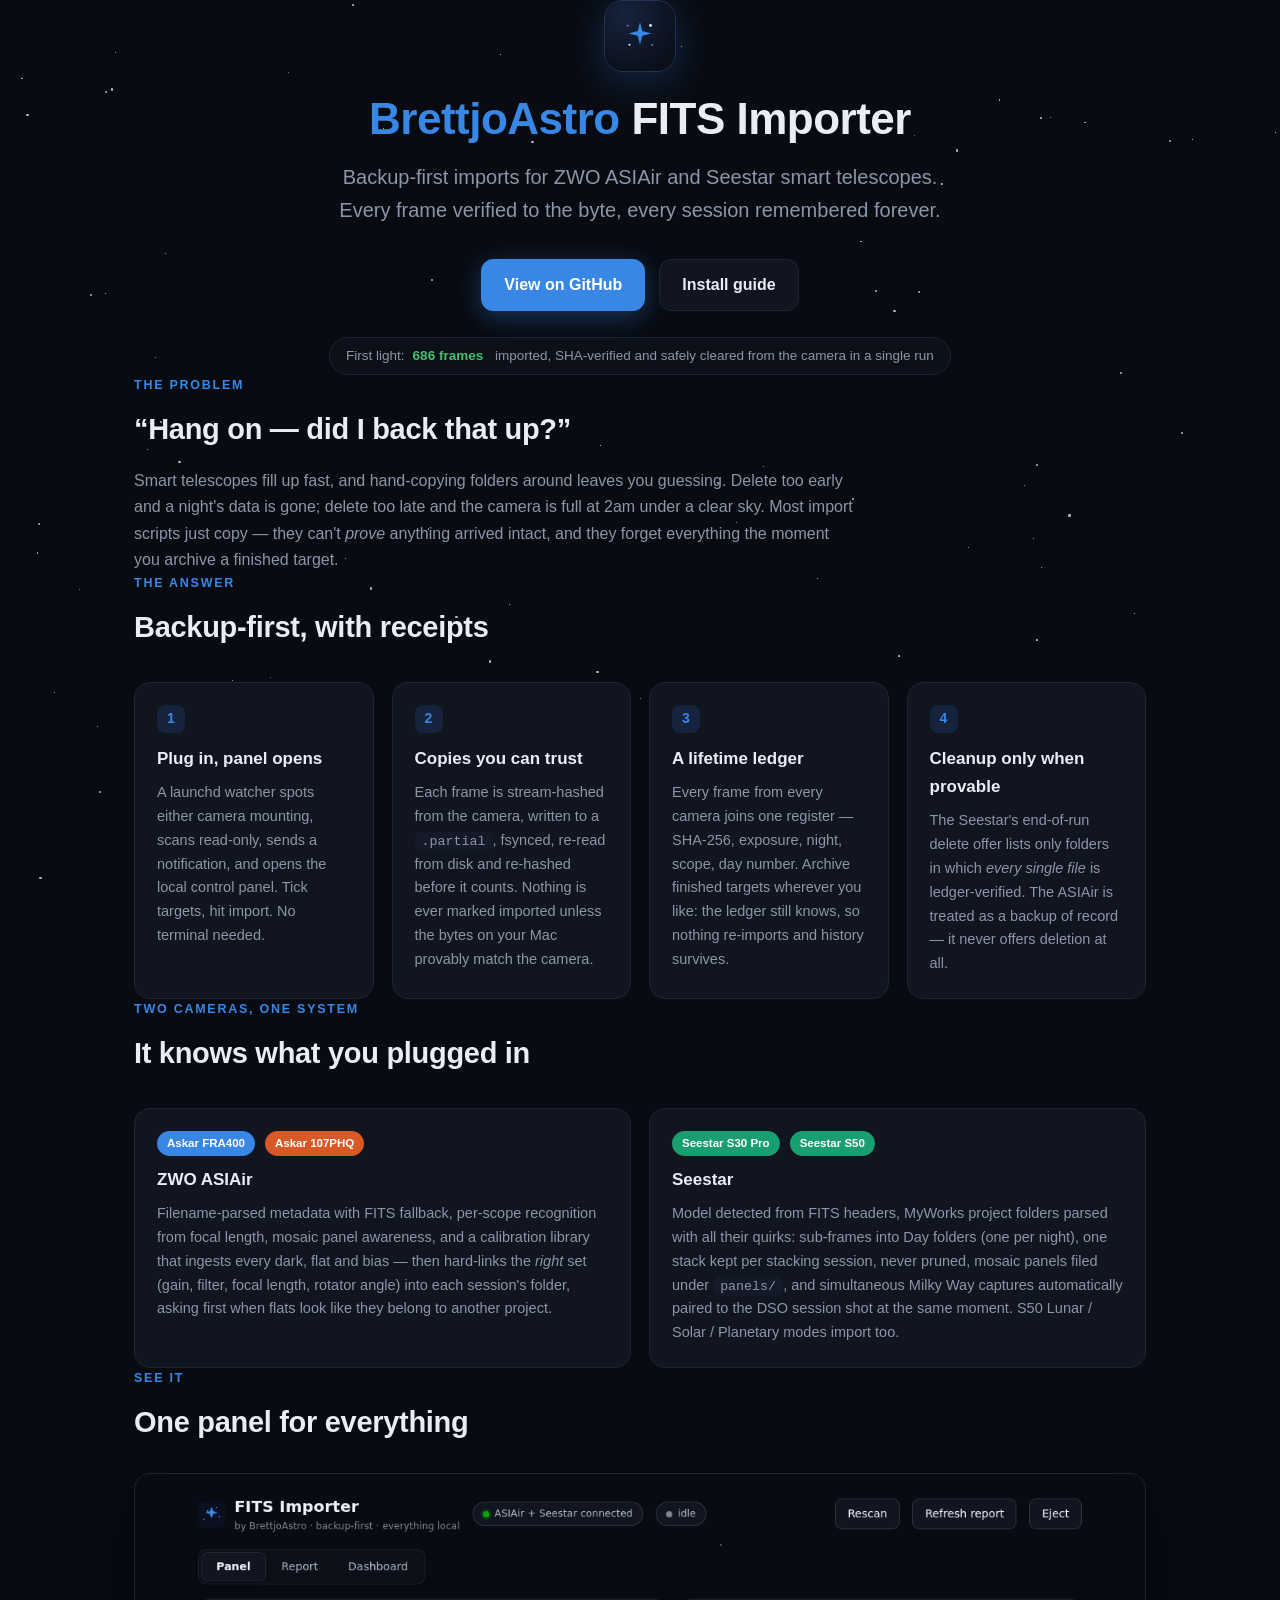
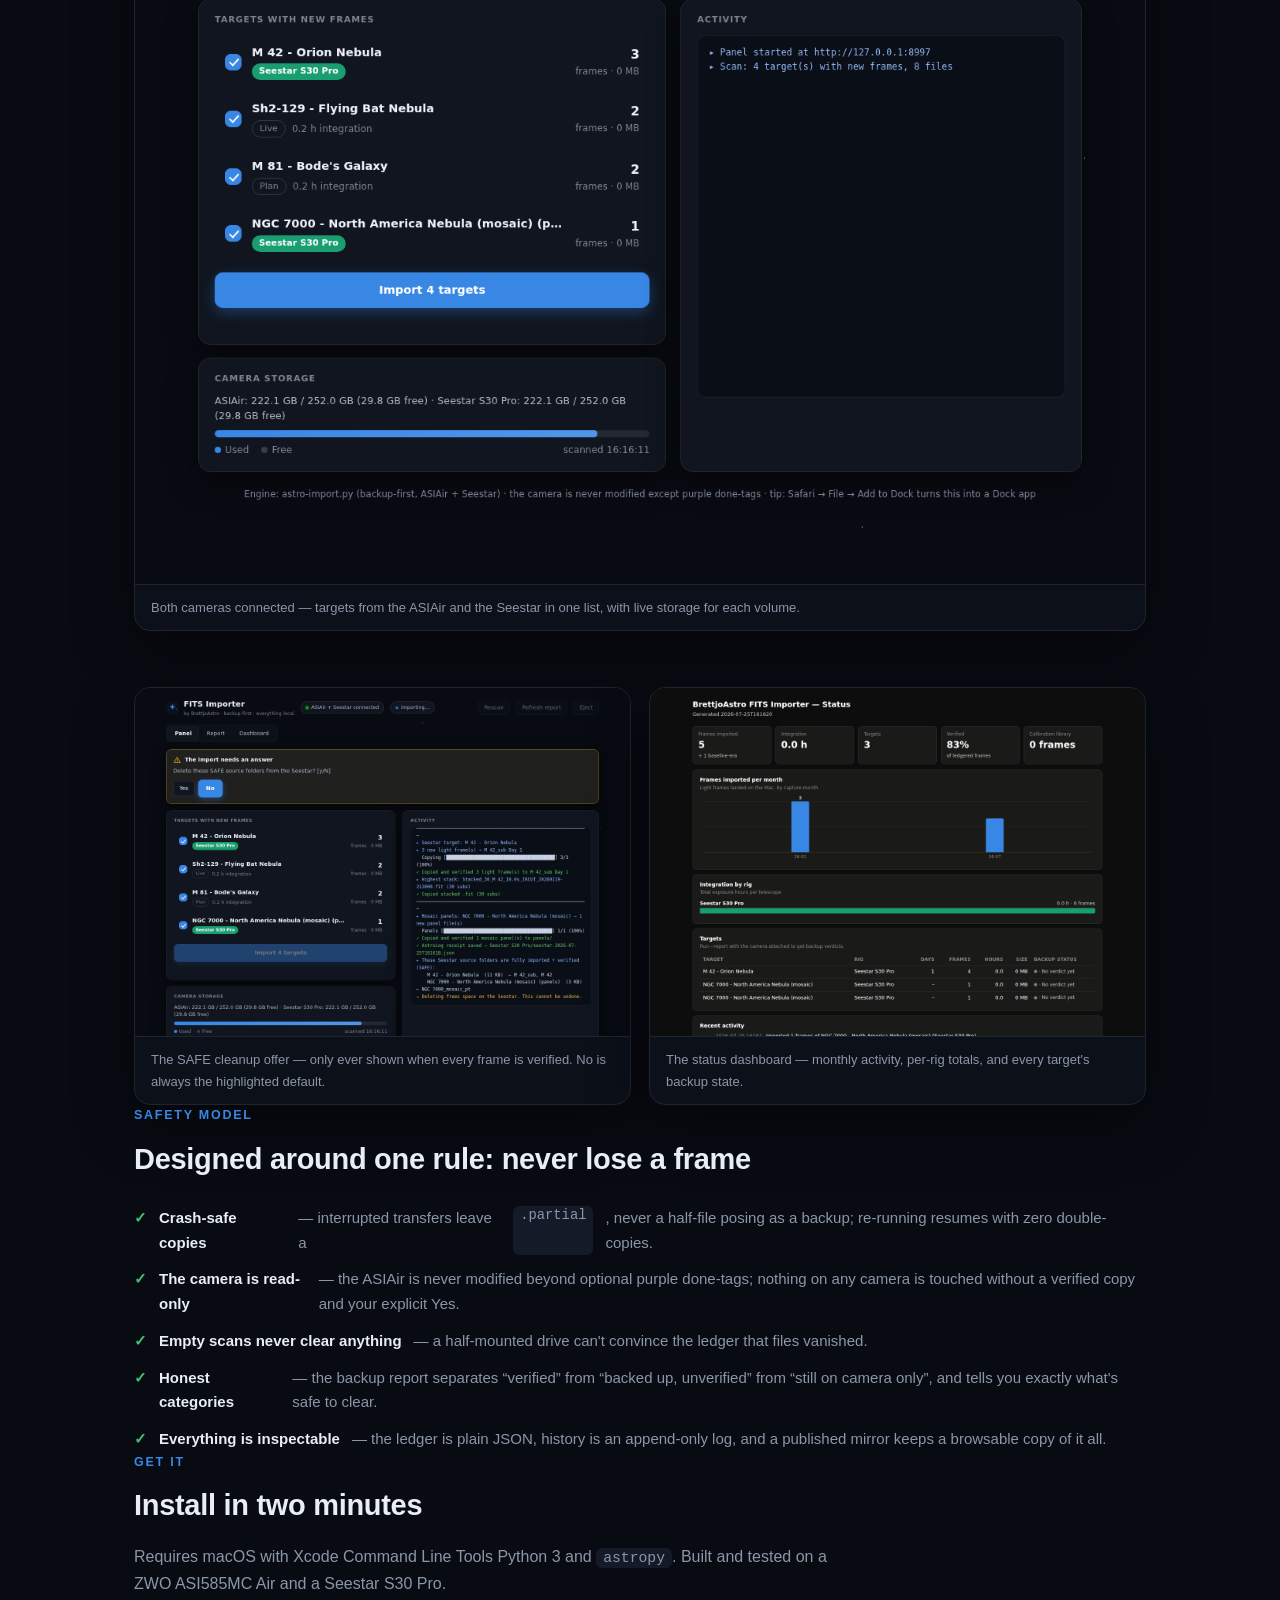
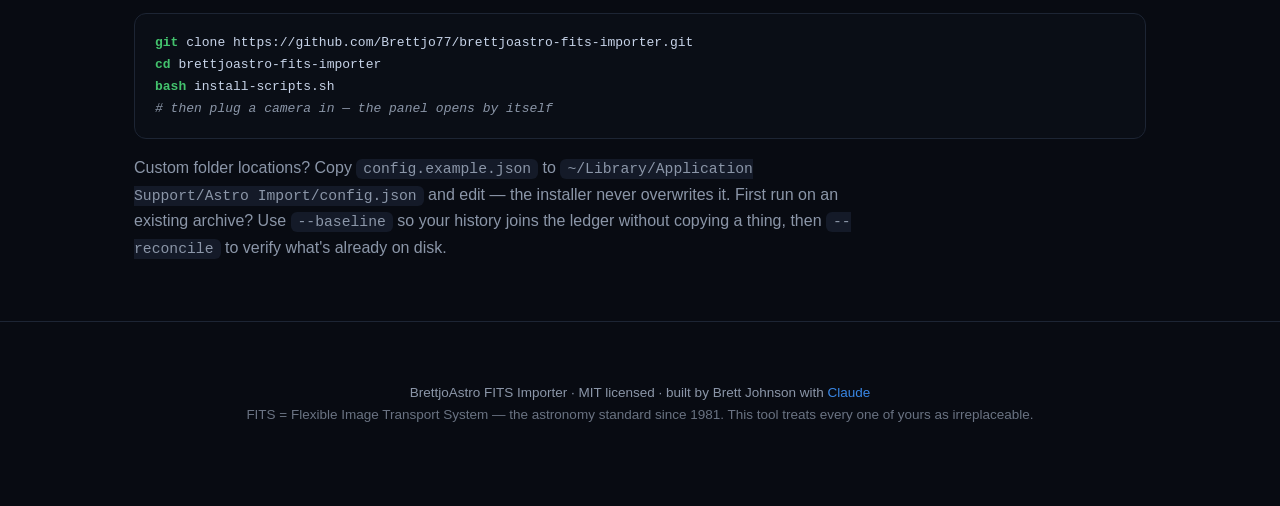
<file: docs/index.html>
<!DOCTYPE html>
<html lang="en"><head>
<meta charset="utf-8">
<meta name="viewport" content="width=device-width, initial-scale=1">
<title>BrettjoAstro FITS Importer — backup-first imports for ASIAir &amp; Seestar</title>
<meta name="description" content="A backup-first FITS import system for ZWO ASIAir and Seestar smart telescopes. Every frame SHA-256 verified, a lifetime ledger of everything you've shot, and cleanup offers only when it's provably safe.">
<style>
:root{
  color-scheme:dark;
  --page:#080b12; --surface:#10151f; --surface2:#0c1019; --line:#1d2534;
  --ink:#e8edf6; --muted:#8b96a8; --accent:#3987e5; --accent2:#d95926;
  --teal:#199e70; --warn:#e0a83c; --good:#43c26d;
}
*{box-sizing:border-box;margin:0;padding:0}
html{scroll-behavior:smooth}
body{background:var(--page);color:var(--ink);
  font:16px/1.65 -apple-system,BlinkMacSystemFont,"Segoe UI",Inter,Roboto,sans-serif;
  -webkit-font-smoothing:antialiased;overflow-x:hidden}
a{color:var(--accent);text-decoration:none}
a:hover{text-decoration:underline}
.wrap{max-width:1060px;margin:0 auto;padding:0 24px;position:relative;z-index:1}
/* starfield */
#sky{position:fixed;inset:0;pointer-events:none;z-index:0}
#sky i{position:absolute;background:#fff;border-radius:50%;opacity:.7;
  animation:tw 4s ease-in-out infinite}
@keyframes tw{0%,100%{opacity:.15}50%{opacity:.8}}
/* hero */
header{padding:96px 0 64px;text-align:center;position:relative}
.mark{width:72px;height:72px;border-radius:18px;margin:0 auto 22px;display:flex;
  align-items:center;justify-content:center;
  background:radial-gradient(120% 120% at 30% 20%,#16233c 0%,#0a0f1a 70%);
  border:1px solid #223052;box-shadow:0 8px 40px rgba(57,135,229,.25)}
.mark svg{width:42px;height:42px}
h1{font-size:44px;line-height:1.15;letter-spacing:-.5px;font-weight:800}
h1 .brand{color:var(--accent)}
.tag{font-size:20px;color:var(--muted);max-width:640px;margin:16px auto 0}
.ctas{margin-top:32px;display:flex;gap:14px;justify-content:center;flex-wrap:wrap}
.btn{display:inline-block;padding:12px 22px;border-radius:12px;font-weight:600;
  border:1px solid var(--line);background:var(--surface);color:var(--ink)}
.btn:hover{text-decoration:none;border-color:#2c3850}
.btn.primary{background:var(--accent);border-color:var(--accent);color:#fff;
  box-shadow:0 6px 24px rgba(57,135,229,.35)}
.firstlight{margin:26px auto 0;display:inline-flex;gap:8px;align-items:center;
  font-size:13.5px;color:var(--muted);border:1px solid var(--line);
  border-radius:999px;padding:7px 16px;background:var(--surface2)}
.firstlight b{color:var(--good);font-weight:600}
/* sections */
section{padding:54px 0}
.eyebrow{font-size:12.5px;font-weight:700;letter-spacing:.14em;text-transform:uppercase;
  color:var(--accent);margin-bottom:10px}
h2{font-size:29px;letter-spacing:-.3px;margin-bottom:14px}
.lead{color:var(--muted);max-width:720px}
.grid{display:grid;gap:18px;margin-top:30px}
.g2{grid-template-columns:repeat(auto-fit,minmax(320px,1fr))}
.g4{grid-template-columns:repeat(auto-fit,minmax(230px,1fr))}
.card{background:var(--surface);border:1px solid var(--line);border-radius:16px;padding:22px}
.card h3{font-size:17px;margin-bottom:8px}
.card p{font-size:14.5px;color:var(--muted)}
.card .n{display:inline-flex;width:28px;height:28px;border-radius:8px;background:#16233c;
  color:var(--accent);font-weight:700;font-size:14px;align-items:center;justify-content:center;
  margin-bottom:12px}
.chip{display:inline-block;font-size:11.5px;font-weight:600;padding:3px 10px;
  border-radius:999px;color:#fff;margin-right:6px}
.chip.b{background:var(--accent)}.chip.o{background:var(--accent2)}.chip.t{background:var(--teal)}
/* screenshots */
.shot{border:1px solid var(--line);border-radius:16px;overflow:hidden;
  background:var(--surface2);box-shadow:0 20px 60px rgba(0,0,0,.45)}
.shot img{display:block;width:100%;height:auto}
.cap{font-size:13px;color:var(--muted);padding:12px 16px;border-top:1px solid var(--line)}
/* code */
pre{background:#0a0e16;border:1px solid var(--line);border-radius:12px;
  padding:18px 20px;overflow-x:auto;font:13px/1.7 ui-monospace,SFMono-Regular,Menlo,monospace;
  color:#c7d3e8;margin-top:16px}
pre b{color:var(--good);font-weight:600}
code{font:.92em ui-monospace,SFMono-Regular,Menlo,monospace;background:#141a28;
  padding:2px 7px;border-radius:6px}
/* safety list */
.safe{list-style:none;margin-top:22px;display:grid;gap:12px}
.safe li{display:flex;gap:12px;font-size:15px;color:var(--muted)}
.safe li::before{content:"✓";color:var(--good);font-weight:700;flex:0 0 auto}
.safe li b{color:var(--ink);font-weight:600}
footer{padding:60px 0 80px;text-align:center;color:var(--muted);font-size:13.5px;
  border-top:1px solid var(--line);margin-top:60px}
@media (max-width:640px){h1{font-size:32px}.tag{font-size:17px}header{padding:64px 0 44px}}
</style></head>
<body>
<div id="sky"></div>

<header class="wrap">
  <div class="mark">
    <svg viewBox="0 0 48 48" fill="none">
      <path d="M24 8l2.6 10.2L37 21l-10.4 2.8L24 34l-2.6-10.2L11 21l10.4-2.8L24 8z" fill="#3987e5"/>
      <circle cx="36" cy="12" r="1.6" fill="#e8edf6"/><circle cx="12" cy="34" r="1.2" fill="#e8edf6"/>
      <circle cx="38" cy="34" r="1" fill="#8b96a8"/><circle cx="10" cy="12" r="1" fill="#8b96a8"/>
    </svg>
  </div>
  <h1><span class="brand">BrettjoAstro</span> FITS Importer</h1>
  <p class="tag">Backup-first imports for ZWO ASIAir and Seestar smart telescopes.
  Every frame verified to the byte, every session remembered forever.</p>
  <div class="ctas">
    <a class="btn primary" href="https://github.com/Brettjo77/brettjoastro-fits-importer">View on GitHub</a>
    <a class="btn" href="#install">Install guide</a>
  </div>
  <div class="firstlight">First light: <b>686 frames</b>&nbsp;imported, SHA-verified and safely
  cleared from the camera in a single run</div>
</header>

<section class="wrap">
  <div class="eyebrow">The problem</div>
  <h2>“Hang on — did I back that up?”</h2>
  <p class="lead">Smart telescopes fill up fast, and hand-copying folders around leaves you
  guessing. Delete too early and a night's data is gone; delete too late and the camera is full
  at 2am under a clear sky. Most import scripts just copy — they can't <em>prove</em> anything
  arrived intact, and they forget everything the moment you archive a finished target.</p>
</section>

<section class="wrap">
  <div class="eyebrow">The answer</div>
  <h2>Backup-first, with receipts</h2>
  <div class="grid g4">
    <div class="card"><span class="n">1</span>
      <h3>Plug in, panel opens</h3>
      <p>A launchd watcher spots either camera mounting, scans read-only, sends a notification,
      and opens the local control panel. Tick targets, hit import. No terminal needed.</p>
    </div>
    <div class="card"><span class="n">2</span>
      <h3>Copies you can trust</h3>
      <p>Each frame is stream-hashed from the camera, written to a <code>.partial</code>, fsynced,
      re-read from disk and re-hashed before it counts. Nothing is ever marked imported unless
      the bytes on your Mac provably match the camera.</p>
    </div>
    <div class="card"><span class="n">3</span>
      <h3>A lifetime ledger</h3>
      <p>Every frame from every camera joins one register — SHA-256, exposure, night, scope,
      day number. Archive finished targets wherever you like: the ledger still knows, so
      nothing re-imports and history survives.</p>
    </div>
    <div class="card"><span class="n">4</span>
      <h3>Cleanup only when provable</h3>
      <p>The Seestar's end-of-run delete offer lists only folders in which <em>every single
      file</em> is ledger-verified. The ASIAir is treated as a backup of record — it never
      offers deletion at all.</p>
    </div>
  </div>
</section>

<section class="wrap">
  <div class="eyebrow">Two cameras, one system</div>
  <h2>It knows what you plugged in</h2>
  <div class="grid g2">
    <div class="card">
      <p style="margin-bottom:10px"><span class="chip b">Askar FRA400</span>
        <span class="chip o">Askar 107PHQ</span></p>
      <h3>ZWO ASIAir</h3>
      <p>Filename-parsed metadata with FITS fallback, per-scope recognition from focal length,
      mosaic panel awareness, and a calibration library that ingests every dark, flat and bias —
      then hard-links the <em>right</em> set (gain, filter, focal length, rotator angle) into each
      session's folder, asking first when flats look like they belong to another project.</p>
    </div>
    <div class="card">
      <p style="margin-bottom:10px"><span class="chip t">Seestar S30 Pro</span>
        <span class="chip t">Seestar S50</span></p>
      <h3>Seestar</h3>
      <p>Model detected from FITS headers, MyWorks project folders parsed with all their quirks:
      sub-frames into Day folders (one per night), one stack kept per stacking session, never pruned, mosaic panels filed under
      <code>panels/</code>, and simultaneous Milky Way captures automatically paired to the DSO
      session shot at the same moment. S50 Lunar / Solar / Planetary modes import too.</p>
    </div>
  </div>
</section>

<section class="wrap">
  <div class="eyebrow">See it</div>
  <h2>One panel for everything</h2>
  <div class="grid" style="gap:26px;margin-top:26px">
    <figure class="shot"><img src="img/panel-dark.png" alt="The FITS Importer control panel with both cameras connected">
      <figcaption class="cap">Both cameras connected — targets from the ASIAir and the Seestar in one list, with live storage for each volume.</figcaption></figure>
    <div class="grid g2">
      <figure class="shot"><img src="img/panel-question.png" alt="SAFE cleanup question card">
        <figcaption class="cap">The SAFE cleanup offer — only ever shown when every frame is verified. No is always the highlighted default.</figcaption></figure>
      <figure class="shot"><img src="img/dashboard-dark.png" alt="Status dashboard">
        <figcaption class="cap">The status dashboard — monthly activity, per-rig totals, and every target's backup state.</figcaption></figure>
    </div>
  </div>
</section>

<section class="wrap">
  <div class="eyebrow">Safety model</div>
  <h2>Designed around one rule: never lose a frame</h2>
  <ul class="safe">
    <li><b>Crash-safe copies</b> — interrupted transfers leave a <code>.partial</code>, never a
      half-file posing as a backup; re-running resumes with zero double-copies.</li>
    <li><b>The camera is read-only</b> — the ASIAir is never modified beyond optional purple
      done-tags; nothing on any camera is touched without a verified copy and your explicit Yes.</li>
    <li><b>Empty scans never clear anything</b> — a half-mounted drive can't convince the ledger
      that files vanished.</li>
    <li><b>Honest categories</b> — the backup report separates “verified” from “backed up,
      unverified” from “still on camera only”, and tells you exactly what's safe to clear.</li>
    <li><b>Everything is inspectable</b> — the ledger is plain JSON, history is an append-only
      log, and a published mirror keeps a browsable copy of it all.</li>
  </ul>
</section>

<section class="wrap" id="install">
  <div class="eyebrow">Get it</div>
  <h2>Install in two minutes</h2>
  <p class="lead">Requires macOS with Xcode Command Line Tools Python 3 and
  <code>astropy</code>. Built and tested on a ZWO ASI585MC Air and a Seestar S30 Pro.</p>
<pre><b>git</b> clone https://github.com/Brettjo77/brettjoastro-fits-importer.git
<b>cd</b> brettjoastro-fits-importer
<b>bash</b> install-scripts.sh
<i style="color:#8b96a8"># then plug a camera in — the panel opens by itself</i></pre>
  <p class="lead" style="margin-top:16px">Custom folder locations? Copy
  <code>config.example.json</code> to <code>~/Library/Application Support/Astro
  Import/config.json</code> and edit — the installer never overwrites it. First run on an
  existing archive? Use <code>--baseline</code> so your history joins the ledger without
  copying a thing, then <code>--reconcile</code> to verify what's already on disk.</p>
</section>

<footer>
  <div class="wrap">
    BrettjoAstro FITS Importer · MIT licensed · built by Brett Johnson with
    <a href="https://claude.com/claude-code">Claude</a><br>
    <span style="opacity:.75">FITS = Flexible Image Transport System — the astronomy standard
    since 1981. This tool treats every one of yours as irreplaceable.</span>
  </div>
</footer>

<script>
const sky=document.getElementById('sky');
for(let i=0;i<90;i++){
  const s=document.createElement('i');
  const z=Math.random();
  s.style.width=s.style.height=(z*2+0.5)+'px';
  s.style.left=Math.random()*100+'vw';
  s.style.top=Math.random()*100+'vh';
  s.style.animationDelay=(Math.random()*4)+'s';
  s.style.animationDuration=(3+Math.random()*4)+'s';
  sky.appendChild(s);
}
</script>
</body></html>
</file>
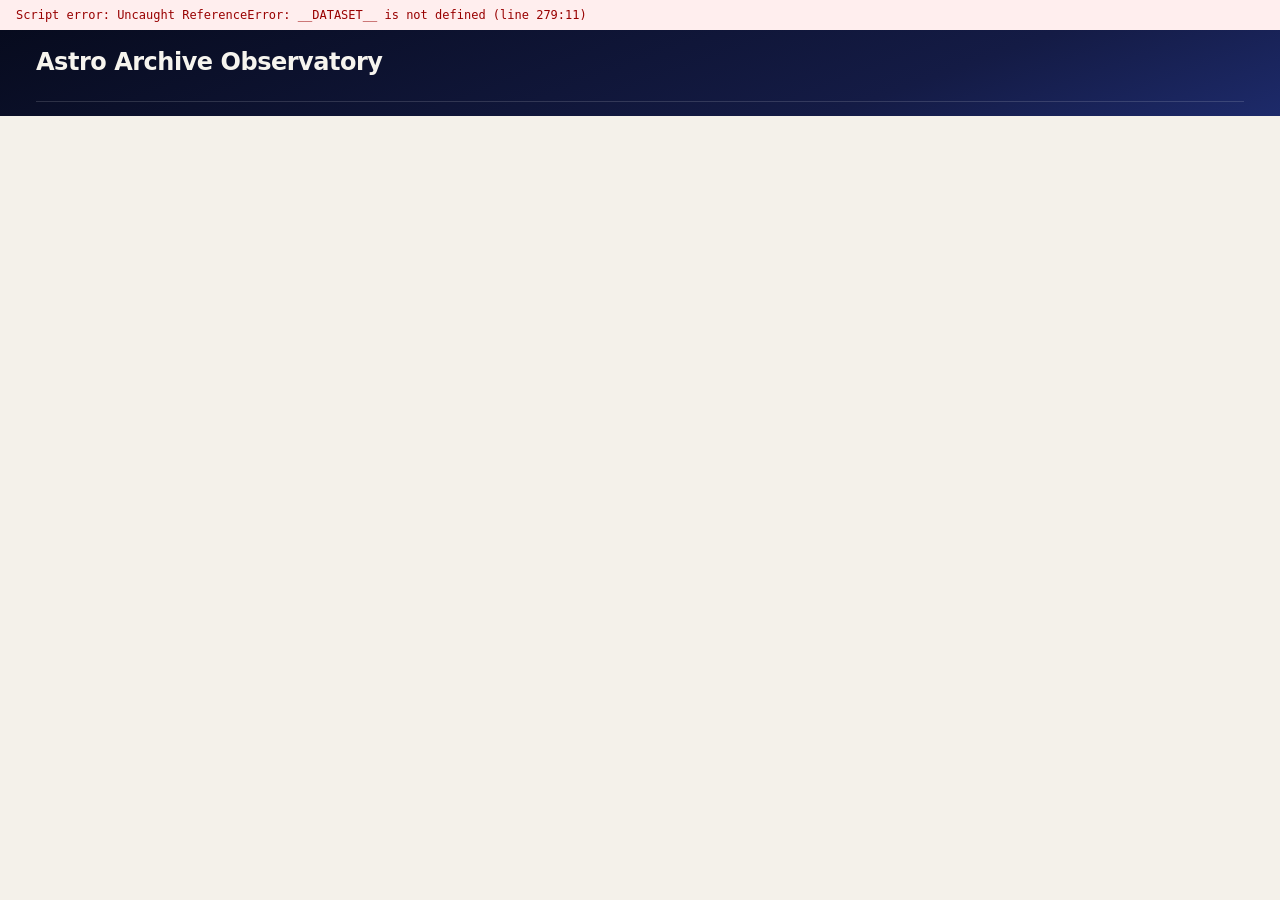
<file: docs/ux-observatory-16oct/A/mock-A.html>
<!DOCTYPE html>
<html lang="en">
<head>
<meta charset="utf-8">
<meta name="viewport" content="width=device-width, initial-scale=1">
<title>Astro Archive Observatory · mock A</title>
<style>
:root{
  /* night: deep indigo, warm ink */
  --page:#0d1125; --card:#161b33; --card2:#1c2240; --line:#2a3154; --grid:#232a4a;
  --ink:#f2f0ea; --ink2:#b7bbd0; --muted:#8188a8; --wash:rgba(255,255,255,.06); --wash2:rgba(255,255,255,.11);
  --empty:#2a3154; --warn-bg:#3a2a16; --warn-ink:#f4b36a; --focus:#7fb0ff; --ok:#5fd3a0;
  --hdr1:#070b1e; --hdr2:#141b45; --hdr-ink:#f6f4ee; --hdr-ink2:#c3c8e6; --hdr-line:rgba(255,255,255,.14);
  --st-cap:#17a9cc; --st-ready:#e8457f; --st-prog:#f0891f; --st-done:#2fb06a; --st-sample:#8188a8;
}
@media (prefers-color-scheme: light){
  :root:not([data-theme="dark"]){
    --page:#f4f1ea; --card:#fffdf8; --card2:#f8f5ee; --line:#e3ddd0; --grid:#ece7dc;
    --ink:#1c1a2e; --ink2:#55536a; --muted:#8b8899; --wash:rgba(28,26,46,.05); --wash2:rgba(28,26,46,.09);
    --empty:#e6e1d6; --warn-bg:#fff0dc; --warn-ink:#9a4a12; --focus:#2a5bd7; --ok:#1d8a5a;
  }
}
:root[data-theme="light"]{
  --page:#f4f1ea; --card:#fffdf8; --card2:#f8f5ee; --line:#e3ddd0; --grid:#ece7dc;
  --ink:#1c1a2e; --ink2:#55536a; --muted:#8b8899; --wash:rgba(28,26,46,.05); --wash2:rgba(28,26,46,.09);
  --empty:#e6e1d6; --warn-bg:#fff0dc; --warn-ink:#9a4a12; --focus:#2a5bd7; --ok:#1d8a5a;
}
*{box-sizing:border-box;margin:0;padding:0}
html{color-scheme:dark light}
body{background:var(--page);color:var(--ink);font:400 15px/1.5 system-ui,-apple-system,"Segoe UI",Roboto,sans-serif;-webkit-font-smoothing:antialiased}
.wrap{max-width:1240px;margin:0 auto;padding:0 16px}
button{font:inherit;color:inherit;background:none;border:none;cursor:pointer}
:focus-visible{outline:2px solid var(--focus);outline-offset:2px;border-radius:4px}
svg{display:block}
b{font-weight:650}
#err{background:#fee;color:#900;padding:8px 16px;font:12px monospace;white-space:pre-wrap}

/* ---------- header: a night sky ---------- */
header.top{background:linear-gradient(160deg,var(--hdr1) 0%,var(--hdr2) 70%,#1d2a6a 100%);color:var(--hdr-ink);position:relative;overflow:hidden}
header.top .stars{position:absolute;inset:0;pointer-events:none;opacity:.9}
header.top .wrap{position:relative;padding-top:16px}
.mast{display:flex;justify-content:space-between;align-items:flex-start;gap:20px;flex-wrap:wrap}
.eyebrow{font-family:ui-monospace,Menlo,Consolas,monospace;font-size:11px;letter-spacing:.12em;text-transform:uppercase;color:var(--hdr-ink2);opacity:.8}
h1{font-size:24px;font-weight:750;letter-spacing:-.02em;line-height:1.2;margin-top:2px}
.hero{display:flex;align-items:baseline;gap:10px;flex-wrap:wrap}
.hero .big{font-size:44px;font-weight:780;letter-spacing:-.03em;line-height:1;text-shadow:0 0 24px rgba(127,176,255,.35)}
.hero .lbl{font-size:13.5px;color:var(--hdr-ink2)}
.hero .lbl b{color:var(--hdr-ink)}
.sharebar{display:flex;gap:3px;height:10px;border-radius:5px;margin-top:10px;max-width:520px}
.sharebar i{display:block;height:100%;border-radius:5px;box-shadow:0 0 8px currentColor}
.sharekey{display:flex;gap:12px;flex-wrap:wrap;margin-top:8px;font-size:12px;color:var(--hdr-ink2)}
.sharekey span{display:inline-flex;align-items:center;gap:5px}
.sharekey b{color:var(--hdr-ink)}
.fresh{display:flex;gap:10px;align-items:center;flex-wrap:wrap;font-size:12.5px;color:var(--hdr-ink2);margin-top:14px}
.fresh b{color:var(--hdr-ink)}
.fresh .pend{display:inline-flex;align-items:center;gap:6px;color:#ffd89a;background:rgba(255,170,60,.16);border:1px solid rgba(255,190,90,.4);border-radius:999px;padding:2px 10px;font-weight:500}
.fresh .okp{display:inline-flex;align-items:center;gap:6px;color:#8fe6bf}
.navrow{display:flex;justify-content:space-between;align-items:flex-end;gap:12px;margin-top:10px;border-top:1px solid var(--hdr-line);padding-top:4px}
nav.tabs{display:flex;gap:2px;overflow-x:auto;scrollbar-width:none}
nav.tabs::-webkit-scrollbar{display:none}
nav.tabs button{padding:8px 12px 10px;font-size:13.5px;font-weight:500;color:var(--hdr-ink2);border-bottom:2px solid transparent;white-space:nowrap;border-radius:6px 6px 0 0}
nav.tabs button:hover{color:var(--hdr-ink);background:var(--hdr-line)}
nav.tabs button[aria-selected="true"]{color:var(--hdr-ink);font-weight:650;border-bottom-color:#ffd166}
.viewsel{display:none;align-items:center;gap:8px;font-size:13px;color:var(--hdr-ink2);padding:6px 0 10px}
.viewsel select{font:inherit;color:var(--ink);background:var(--card);border:1px solid var(--line);border-radius:8px;padding:6px 10px}
.asof{font-family:ui-monospace,Menlo,Consolas,monospace;font-size:11px;color:var(--hdr-ink2);padding-bottom:10px;white-space:nowrap;opacity:.8}
@media (max-width:700px){ nav.tabs,.asof{display:none} .viewsel{display:flex} .hero .big{font-size:36px} h1{font-size:21px} }

main{padding:18px 0 28px}
section.view{display:none} section.view.on{display:block}
.card{background:var(--card);border:1px solid var(--line);border-radius:14px;padding:16px 18px;box-shadow:0 1px 2px rgba(28,26,46,.04)}
.card + .card{margin-top:14px}
h2{font-size:15.5px;font-weight:700;letter-spacing:-.01em}
.sub{font-size:12.5px;color:var(--muted)}
.cardhead{display:flex;justify-content:space-between;align-items:baseline;gap:10px;flex-wrap:wrap;margin-bottom:12px}
.link{font-size:12.5px;color:var(--ink2);border:1px solid var(--line);border-radius:999px;padding:3px 11px;white-space:nowrap;background:var(--card)}
.link:hover{color:var(--ink);background:var(--wash)}
.key{display:flex;gap:14px;flex-wrap:wrap;font-size:12px;color:var(--ink2);align-items:center}
.key span{display:inline-flex;align-items:center;gap:5px}

/* ---------- last night headline ---------- */
.lastnight{display:grid;grid-template-columns:auto 1fr;gap:4px 22px;align-items:center;background:linear-gradient(135deg,var(--card) 0%,var(--card2) 100%)}
.lastnight .when{font-size:12.5px;color:var(--muted);text-transform:uppercase;letter-spacing:.08em;font-family:ui-monospace,Menlo,monospace;grid-column:1/-1}
.lastnight .date{font-size:30px;font-weight:780;letter-spacing:-.025em;line-height:1.05;white-space:nowrap}
.lastnight .date small{display:block;font-size:12.5px;font-weight:500;color:var(--ink2);letter-spacing:0;margin-top:4px}
.lastnight .ses{display:flex;flex-direction:column;gap:6px}
.lastnight .s{display:flex;align-items:center;gap:10px;font-size:14px;flex-wrap:wrap}
.lastnight .s .bigdot{width:18px;height:18px;border-radius:50%;flex:none;box-shadow:0 0 0 3px var(--card),0 0 12px currentColor}
.lastnight .s .sc{font-weight:650}
.lastnight .s .v{color:var(--ink2)}
.lastnight .s .v b{color:var(--ink)}
@media (max-width:700px){ .lastnight{grid-template-columns:1fr} }

/* ---------- things to check ---------- */
.attn{display:flex;flex-direction:column;gap:6px;margin:14px 0}
.attn .row{display:flex;gap:10px;align-items:center;background:var(--warn-bg);color:var(--warn-ink);border-radius:12px;padding:8px 14px;font-size:13px;flex-wrap:wrap}
.attn .row.ok{background:var(--card);color:var(--muted);border:1px solid var(--line)}
.attn .row .act{margin-left:auto;white-space:nowrap;font-weight:650;border:1px solid currentColor;border-radius:999px;padding:2px 10px;font-size:12px}
.attn svg{flex:none}

/* ---------- lately strip ---------- */
.lately{display:grid;grid-template-columns:160px minmax(0,1fr) 330px;gap:6px 14px;align-items:center}
.lately .nm button{display:flex;align-items:center;gap:9px;font:inherit;font-weight:650;font-size:13.5px;color:var(--ink);white-space:nowrap}
.lately .nm button:hover{text-decoration:underline;text-underline-offset:3px}
.lately .quiet .nm button{color:var(--muted)}
.lately .strip{width:100%;height:34px}
.lately .rt{font-size:12.5px;color:var(--ink2);line-height:1.35}
.lately .rt b{color:var(--ink)}
.lately .rt .q{color:var(--muted)}
.lately .axis{grid-column:2;display:flex;justify-content:space-between;font-size:11px;color:var(--muted);font-family:ui-monospace,Menlo,monospace;margin-top:-4px}
.lately .sep{grid-column:1/-1;height:1px;background:var(--grid)}
@media (max-width:900px){ .lately{grid-template-columns:minmax(0,1fr);gap:2px} .lately .axis{grid-column:1} .lately .sep{margin:6px 0} }

/* ---------- dots, glyphs, badges ---------- */
.dot{display:inline-block;width:11px;height:11px;border-radius:50%;flex:none;box-shadow:0 0 6px currentColor}
.dot.big{width:14px;height:14px}
.glyph{width:16px;height:16px;flex:none}
.badge{display:inline-flex;align-items:center;gap:6px;border-radius:999px;padding:2px 9px 2px 5px;font-size:12px;font-weight:650;color:#fff;white-space:nowrap;line-height:1.3}
.badge .glyph{width:15px;height:15px;color:#fff}
.badge.cap{background:var(--st-cap)} .badge.ready{background:var(--st-ready)} .badge.prog{background:var(--st-prog)} .badge.done{background:var(--st-done)} .badge.sample{background:var(--st-sample)}
.badge.ghost{background:transparent;border:1.5px dashed currentColor;padding:1px 8px 1px 4px}
.badge.ghost.sample{color:var(--st-sample)}
.bdot{display:inline-flex;align-items:center;justify-content:center;width:18px;height:18px;border-radius:50%;color:#fff;flex:none}
.bdot .glyph{width:13px;height:13px;color:#fff}
.bdot.cap{background:var(--st-cap)} .bdot.ready{background:var(--st-ready)} .bdot.prog{background:var(--st-prog)} .bdot.done{background:var(--st-done)} .bdot.sample{background:var(--st-sample)}
.pill{display:inline-flex;align-items:center;gap:6px;font-size:12px;font-weight:550;color:var(--ink);border:1px solid var(--line);border-radius:999px;padding:2px 4px 2px 8px;white-space:nowrap;background:var(--card)}
.pill.sample{border-style:dashed;color:var(--ink2)}
.glow{filter:drop-shadow(0 0 1.5px currentColor)}

/* ---------- process-next columns ---------- */
.cols{display:grid;grid-template-columns:1.2fr 1fr 1fr;gap:14px}
@media (max-width:900px){ .cols{grid-template-columns:minmax(0,1fr)} }
.col h3{display:flex;align-items:center;gap:8px;font-size:14px;font-weight:700;margin-bottom:2px;flex-wrap:wrap}
.col h3 .n{font-size:12px;color:var(--ink2);font-weight:500;white-space:nowrap}
.col .how{font-size:12px;color:var(--muted);margin-bottom:10px;min-height:2.6em}
.job{display:grid;grid-template-columns:7px 1fr;gap:0 11px;border:1px solid var(--line);border-radius:12px;padding:9px 11px 9px 0;margin-bottom:8px;background:var(--card2);overflow:hidden}
.job .strip{border-radius:12px 0 0 12px}
.job .t{font-weight:650;font-size:13.5px;line-height:1.25}
.job .m{display:flex;align-items:center;gap:7px;font-size:12px;color:var(--ink2);margin-top:4px;flex-wrap:wrap}
.job .m b{color:var(--ink)}
.job .bar{height:7px;border-radius:4px;background:var(--empty);margin-top:7px;position:relative;overflow:hidden}
.job .bar i{position:absolute;left:0;top:0;bottom:0;border-radius:4px}
.job .note{display:flex;gap:6px;align-items:flex-start;font-size:12px;color:var(--warn-ink);margin-top:6px;line-height:1.3}
.job .note.soft{color:var(--muted)}
.job .note svg{flex:none;margin-top:1px}
.more{font-size:12.5px;color:var(--ink2);border:1px dashed var(--line);border-radius:12px;padding:7px 11px;width:100%;text-align:left}
.more:hover{background:var(--wash);color:var(--ink)}
.samples{margin-top:12px;padding-top:10px;border-top:1px solid var(--grid);font-size:12.5px;color:var(--ink2);line-height:1.5}
.samples b{color:var(--ink)}

/* ---------- project cards ---------- */
.pgrid{display:grid;grid-template-columns:repeat(auto-fill,minmax(min(340px,100%),1fr));gap:12px}
.proj{border:1px solid var(--line);border-radius:14px;padding:12px 14px;background:var(--card2);cursor:pointer}
.proj:hover{border-color:var(--muted)}
.proj .head{display:flex;gap:12px;align-items:center}
.proj .head .ringwrap{flex:none}
.proj .t{font-weight:700;font-size:14.5px;line-height:1.25}
.proj .ty{font-size:12px;color:var(--muted)}
.proj .hl{font-size:12.5px;color:var(--ink2);margin-top:3px}
.proj .hl b{color:var(--ink)}
.proj .tl{margin-top:8px}
.proj .mix{font-size:12px;color:var(--ink2);margin-top:6px;display:flex;gap:6px;flex-wrap:wrap;align-items:center}
.proj .flag{display:flex;gap:6px;align-items:flex-start;font-size:12px;color:var(--warn-ink);margin-top:6px;line-height:1.3}
.proj .flag svg{flex:none;margin-top:1px}
.proj .unk{font-size:12px;color:var(--ink2);margin-top:6px;display:flex;gap:6px;align-items:center}
.ringwrap{position:relative}
.ringwrap .c{position:absolute;inset:0;display:flex;flex-direction:column;align-items:center;justify-content:center;line-height:1.05}
.ringwrap .c b{font-size:16px;font-weight:750;letter-spacing:-.02em}
.ringwrap .c small{font-size:10px;color:var(--muted)}
.tl svg{width:100%;height:auto}
.tl text{font-family:ui-monospace,Menlo,monospace;font-size:10px;fill:var(--muted)}
.tl .lane-lbl{font-family:system-ui,sans-serif;font-size:11px;font-weight:600;fill:var(--ink)}

/* ---------- the year by month ---------- */
.year{display:grid;grid-template-columns:repeat(12,minmax(0,1fr));gap:4px;align-items:end;margin-top:6px}
.year .mo{display:flex;flex-direction:column;align-items:stretch;gap:4px;border-radius:8px;padding:8px 4px 6px;position:relative}
.year .mo.winter{background:rgba(90,143,224,.10)} .year .mo.spring{background:rgba(76,191,138,.12)} .year .mo.summer{background:rgba(237,161,0,.12)} .year .mo.autumn{background:rgba(224,90,90,.10)}
.year .stack{display:flex;flex-direction:column-reverse;gap:2px;height:110px;justify-content:flex-start}
.year .stack i{display:block;width:100%;border-radius:2px;min-height:2px}
.year .stack i:last-child{border-radius:4px 4px 2px 2px}
.year .v{font-size:11.5px;font-weight:650;text-align:center}
.year .v small{display:block;font-weight:500;color:var(--muted);font-size:10.5px}
.year .ml{font-size:11px;color:var(--ink2);text-align:center;font-family:ui-monospace,Menlo,monospace}
.seasons{display:flex;gap:14px;font-size:11.5px;color:var(--muted);margin-top:8px;flex-wrap:wrap}
.seasons i{display:inline-block;width:12px;height:12px;border-radius:3px;margin-right:4px;vertical-align:-2px}
@media (max-width:700px){ .year{grid-template-columns:repeat(6,minmax(0,1fr))} .year .stack{height:70px} .year .v{font-size:10.5px} .year .v small{font-size:9.5px} }

.scoperows{display:grid;grid-template-columns:160px 1fr 320px;gap:8px 14px;align-items:center;margin-top:14px}
.scoperows .nm{display:flex;align-items:center;gap:9px;font-weight:650;font-size:13.5px}
.scoperows .bar{height:14px;border-radius:0 7px 7px 0;background:var(--empty);position:relative;overflow:hidden}
.scoperows .bar i{position:absolute;left:0;top:0;bottom:0;border-radius:0 7px 7px 0;box-shadow:0 0 8px currentColor}
.scoperows .rt{font-size:12.5px;color:var(--ink2);white-space:nowrap}
.scoperows .rt b{color:var(--ink)}
@media (max-width:900px){ .scoperows{grid-template-columns:1fr;gap:3px} .scoperows .rt{margin-bottom:6px;white-space:normal} }

/* ---------- where the hours went ---------- */
.wh{display:grid;grid-template-columns:230px 1fr;gap:7px 12px;align-items:center}
.wh .n{font-size:13px;text-align:right;white-space:nowrap;overflow:hidden;text-overflow:ellipsis}
.wh .b{display:flex;align-items:center;gap:8px}
.wh .b .seg{display:flex;gap:2px;height:16px}
.wh .b .seg i{display:block;height:100%}
.wh .b .seg i:first-child{border-radius:4px 0 0 4px}.wh .b .seg i:last-child{border-radius:0 4px 4px 0}
.wh .v{font-size:12.5px;color:var(--ink2);white-space:nowrap}
@media (max-width:700px){ .wh{grid-template-columns:1fr;gap:2px 0} .wh .n{text-align:left;margin-top:6px} }

/* ---------- toolbar / chips (targets) ---------- */
.toolbar{display:flex;gap:10px;align-items:center;flex-wrap:wrap;margin-bottom:10px}
.toolbar input[type="search"]{background:var(--card);border:1px solid var(--line);border-radius:10px;color:var(--ink);padding:8px 12px;font:inherit;font-size:13.5px;width:240px;max-width:100%}
.toolbar select{font:inherit;color:var(--ink);background:var(--card);border:1px solid var(--line);border-radius:10px;padding:7px 10px;font-size:13px}
.chips{display:flex;gap:6px;flex-wrap:wrap;align-items:center;margin-bottom:12px}
.chip{display:inline-flex;align-items:center;gap:6px;font-size:12px;font-weight:550;color:var(--ink2);border:1px solid var(--line);border-radius:999px;padding:3px 10px 3px 8px;white-space:nowrap;background:var(--card)}
.chip:hover{color:var(--ink);background:var(--wash)}
.chip[aria-pressed="true"]{color:var(--ink);background:var(--wash2);border-color:var(--ink2)}
.chip .bdot{width:15px;height:15px}.chip .bdot .glyph{width:11px;height:11px}
.count{font-size:12px;color:var(--muted);margin-left:auto;white-space:nowrap}
.legendline{font-size:12px;color:var(--muted);margin-bottom:10px}

/* ---------- targets list ---------- */
.tlist{display:flex;flex-direction:column;gap:8px}
.trow{display:grid;grid-template-columns:46px minmax(200px,1.2fr) minmax(190px,1fr) 150px minmax(240px,1.1fr);gap:0 14px;align-items:center;background:var(--card);border:1px solid var(--line);border-radius:14px;padding:10px 14px;cursor:pointer}
.trow:hover{border-color:var(--muted)}
.trow .t{font-weight:700;font-size:14px;line-height:1.25}
.trow .ty{font-size:12px;color:var(--muted);margin-top:1px}
.trow .pills{display:flex;gap:5px;flex-wrap:wrap}
.trow .hrs{line-height:1.15}
.trow .hrs b{font-size:18px;font-weight:750;letter-spacing:-.02em}
.trow .hrs small{display:block;font-size:11.5px;color:var(--muted);margin-top:2px}
.trow .tl{width:100%}
.thead{display:grid;grid-template-columns:46px minmax(200px,1.2fr) minmax(190px,1fr) 150px minmax(240px,1.1fr);gap:0 14px;padding:0 14px 4px;font-size:11px;color:var(--muted);letter-spacing:.06em;text-transform:uppercase;font-family:ui-monospace,Menlo,monospace}
@media (max-width:900px){
  .thead{display:none}
  .trow{grid-template-columns:46px 1fr;gap:4px 12px;padding:10px 12px}
  .trow .ringcell{grid-row:1/3;grid-column:1}
  .trow .hrs{grid-column:2}
  .trow .hrs b{font-size:15px}
  .trow .hrs small{display:inline;margin-left:4px}
  .trow .pills{grid-column:1/3}
  .trow .tl{grid-column:1/3;margin-top:2px}
}
.stub{padding:30px 0;color:var(--muted);font-size:14px}
footer{padding:18px 0 30px;font-size:12px;color:var(--muted);line-height:1.6;font-family:ui-monospace,Menlo,monospace}

#tip{position:fixed;z-index:9;pointer-events:none;background:var(--ink);color:var(--page);font-size:12px;line-height:1.4;padding:6px 9px;border-radius:7px;max-width:300px;white-space:pre-line;display:none;box-shadow:0 4px 14px rgba(0,0,0,.25)}
</style>
</head>
<body>
<div id="err" hidden></div>
<svg width="0" height="0" style="position:absolute" aria-hidden="true"><defs id="defs"></defs></svg>
<header class="top">
  <svg class="stars" id="stars" aria-hidden="true"></svg>
  <div class="wrap">
  <div class="mast">
    <div>
      <div class="eyebrow" id="eyebrow"></div>
      <h1>Astro Archive Observatory</h1>
      <div class="fresh" id="fresh"></div>
    </div>
    <div>
      <div class="hero"><span class="big" id="heroH"></span><span class="lbl" id="heroL"></span></div>
      <div class="sharebar" id="sharebar"></div>
      <div class="sharekey" id="sharekey"></div>
    </div>
  </div>
  <div class="navrow">
    <nav class="tabs" role="tablist" id="tabs"></nav>
    <label class="viewsel">View <select id="viewsel"></select></label>
    <div class="asof" id="asof"></div>
  </div>
</div></header>
<main class="wrap">
  <section class="view" id="v-overview"></section>
  <section class="view" id="v-targets"></section>
  <section class="view" id="v-other"></section>
</main>
<footer class="wrap" id="foot"></footer>
<div id="tip" role="tooltip"></div>
<script>
window.onerror=(m,s,l,c)=>{const e=document.getElementById("err"); e.hidden=false; e.textContent+="Script error: "+m+" (line "+l+":"+c+")\n";};
const D = __DATASET__;
/* ---------- scopes: the contract colour is each scope's identity; ONE order (D.scopes) in every panel ---------- */
const SC = (D.scopes||[]).map(s=>({...s, short:String(s.camera).replace(/^(Seestar|Askar)\s+/,"")}));
const BY = Object.fromEntries(SC.map(s=>[s.camera,s]));
const col = cam => (BY[cam]&&BY[cam].colour)||"#8a8a8a";
const short = cam => (BY[cam]&&BY[cam].short)||cam;
const sid = cam => ((BY[cam]&&BY[cam].id)||cam).replace(/[^a-z0-9]/gi,"");
const scopeOrder = ps => ps.slice().sort((a,b)=>SC.findIndex(s=>s.camera===a.camera)-SC.findIndex(s=>s.camera===b.camera));
const ASOF = new Date(D.asOfNight+"T00:00:00Z");
const DAY=864e5;
const d2 = s=>new Date(s+"T00:00:00Z");
const MON=["Jan","Feb","Mar","Apr","May","Jun","Jul","Aug","Sep","Oct","Nov","Dec"];
const DOW=["Sunday","Monday","Tuesday","Wednesday","Thursday","Friday","Saturday"];
const fmtD = s=>{ if(!s) return "—"; const d=d2(s); return d.getUTCDate()+" "+MON[d.getUTCMonth()]+" "+d.getUTCFullYear(); };
const fmtDS = s=>{ const d=d2(s); return d.getUTCDate()+" "+MON[d.getUTCMonth()]; };
const ago = s=>Math.round((ASOF-d2(s))/DAY);
const agoTxt = s=>{ const n=ago(s); return n===0?"last night":n===1?"the night before last":n+" nights ago"; };
const fmtI = n=>Number(n||0).toLocaleString("en-GB");
const fmtH = h=>(Math.round(h*10)/10).toLocaleString("en-GB",{minimumFractionDigits:1,maximumFractionDigits:1})+"\u00a0h";
const nts = n=>n+" night"+(n===1?"":"s");
const el=(t,c,txt)=>{const e=document.createElement(t); if(c) e.className=c; if(txt!=null) e.textContent=txt; return e;};
const svgEl=(t,a)=>{const e=document.createElementNS("http://www.w3.org/2000/svg",t); for(const k in (a||{})) e.setAttribute(k,a[k]); return e;};
const unknownHours = p => (!p.hours || p.hours===0) && p.lights>0;
const QUIET = D.quietPeriodDays||14;
const MAXSES = Math.max(1,...D.sessions.map(s=>s.hours||0));
const narrow = ()=>matchMedia("(max-width:900px)").matches;

/* hatch pattern per scope: "hours unknown", never 0 */
for(const s of SC){
  const p=svgEl("pattern",{id:"hatch-"+sid(s.camera),patternUnits:"userSpaceOnUse",width:6,height:6,patternTransform:"rotate(45)"});
  p.append(svgEl("rect",{width:6,height:6,fill:s.colour,opacity:.2}));
  p.append(svgEl("line",{x1:0,y1:0,x2:0,y2:6,stroke:s.colour,"stroke-width":2.2}));
  document.getElementById("defs").append(p);
}
const hatch = cam => "url(#hatch-"+sid(cam)+")";

/* stars in the header, drawn once from a fixed seed so they never jump */
(function(){ const s=document.getElementById("stars"); s.setAttribute("viewBox","0 0 1440 260"); s.setAttribute("preserveAspectRatio","xMidYMid slice");
  let z=7; const rnd=()=>{ z=(z*16807)%2147483647; return z/2147483647; };
  for(let i=0;i<140;i++){ const r=rnd(); s.append(svgEl("circle",{cx:rnd()*1440,cy:rnd()*260,r:r<.85?0.8:r<.97?1.4:2.2,fill:"#fff",opacity:(0.25+rnd()*0.6).toFixed(2)})); }
})();

/* ---------- status: a strong colour AND a shape, so it never collides with a scope colour ---------- */
const SAMPLE_H = 1.5;   /* below this a dataset is a sample (a test snap), not a project waiting for work */
const isSample = p => !unknownHours(p) && p.hours < SAMPLE_H && p.status!=="capturing" && p.status!=="done";
const ST = {
  capturing:        {word:"Still capturing", verb:"Keep capturing", icon:"cap",   cls:"cap",   v:"--st-cap"},
  ready_to_process: {word:"To process",      verb:"Process it",     icon:"play",  cls:"ready", v:"--st-ready"},
  in_progress:      {word:"In progress",     verb:"Finish it",      icon:"half",  cls:"prog",  v:"--st-prog"},
  done:             {word:"Done",            verb:"Finished",       icon:"check", cls:"done",  v:"--st-done"},
  sample:           {word:"Sample",          verb:"Decide",         icon:"sample",cls:"sample",v:"--st-sample"},
};
const stKey = p => isSample(p)?"sample":p.status;
function glyph(kind){
  const s=svgEl("svg",{viewBox:"0 0 16 16",class:"glyph","aria-hidden":"true"});
  if(kind==="cap"){ s.append(svgEl("circle",{cx:8,cy:8,r:5.6,fill:"none",stroke:"currentColor","stroke-width":1.8})); s.append(svgEl("circle",{cx:8,cy:8,r:2.4,fill:"currentColor"})); }
  else if(kind==="play"){ s.append(svgEl("path",{d:"M5 3.6v8.8L12.2 8z",fill:"currentColor"})); }
  else if(kind==="half"){ s.append(svgEl("circle",{cx:8,cy:8,r:5.6,fill:"none",stroke:"currentColor","stroke-width":1.8})); s.append(svgEl("path",{d:"M8 2.4a5.6 5.6 0 0 0 0 11.2z",fill:"currentColor"})); }
  else if(kind==="check"){ s.append(svgEl("path",{d:"M3.5 8.4l3 3 6-6.6",fill:"none",stroke:"currentColor","stroke-width":2.2,"stroke-linecap":"round","stroke-linejoin":"round"})); }
  else if(kind==="sample"){ s.append(svgEl("circle",{cx:8,cy:8,r:5.6,fill:"none",stroke:"currentColor","stroke-width":1.6,"stroke-dasharray":"2.4 2"})); s.append(svgEl("circle",{cx:8,cy:8,r:1.8,fill:"currentColor"})); }
  else if(kind==="warn"){ s.append(svgEl("path",{d:"M8 1.8L15 14H1z",fill:"none",stroke:"currentColor","stroke-width":1.6,"stroke-linejoin":"round"})); s.append(svgEl("path",{d:"M8 6v3.6M8 11.6v.4",stroke:"currentColor","stroke-width":1.8,"stroke-linecap":"round"})); }
  else if(kind==="q"){ s.append(svgEl("circle",{cx:8,cy:8,r:6.5,fill:"none",stroke:"currentColor","stroke-width":1.6,"stroke-dasharray":"2.2 2"})); const t=svgEl("text",{x:8,y:11.3,"text-anchor":"middle","font-size":"9","font-weight":"700",fill:"currentColor"}); t.textContent="?"; s.append(t); }
  return s;
}
const dot = (cam,big) => { const d=el("i","dot"+(big?" big":"")); d.style.background=col(cam); d.style.color=col(cam); return d; };
const bdot = k => { const b=el("span","bdot "+ST[k].cls); b.append(glyph(ST[k].icon)); b.setAttribute("data-tip",ST[k].word); return b; };
const badge = (k,ghost) => { const b=el("span","badge "+ST[k].cls+(ghost?" ghost":"")); b.append(glyph(ST[k].icon), document.createTextNode(ST[k].word)); return b; };
function pill(p){ const k=stKey(p); const s=el("span","pill"+(k==="sample"?" sample":"")); s.append(dot(p.camera), document.createTextNode(short(p.camera)), bdot(k)); s.setAttribute("data-tip", short(p.camera)+" · "+ST[k].word+(k==="sample"?" (under "+fmtH(SAMPLE_H)+", kept out of the queue)":"")+(p.readyOn&&p.status==="capturing"?" · ready from "+fmtDS(p.readyOn):"")); return s; }

/* ---------- tooltip ---------- */
const tip=document.getElementById("tip");
document.addEventListener("mousemove",e=>{
  const t=e.target.closest&&e.target.closest("[data-tip]");
  if(!t){ tip.style.display="none"; return; }
  tip.textContent=t.getAttribute("data-tip"); tip.style.display="block";
  const w=tip.offsetWidth, h=tip.offsetHeight; let x=e.clientX+12, y=e.clientY+14;
  if(x+w>innerWidth-8) x=e.clientX-w-10; if(y+h>innerHeight-8) y=e.clientY-h-10;
  tip.style.left=x+"px"; tip.style.top=y+"px";
});

/* ---------- ring: hours by scope; hatched when the hours are unknown ---------- */
function ring(progs, size, label){
  const R=size/2, w=Math.max(7,size*0.16), r=R-w/2;
  const wrap=el("div","ringwrap"); wrap.style.width=wrap.style.height=size+"px";
  const s=svgEl("svg",{viewBox:"0 0 "+size+" "+size,width:size,height:size,role:"img"});
  const known=progs.filter(p=>!unknownHours(p)), unk=progs.filter(unknownHours);
  const total=known.reduce((a,p)=>a+p.hours,0);
  const circ=2*Math.PI*r; const gapU = progs.length>1 ? (2.5/circ)*100 : 0;
  let start=0;
  const parts = total>0 ? known.map(p=>({p,share:p.hours/total*(unk.length?0.85:1)})) : [];
  if(unk.length) parts.push(...unk.map(p=>({p,share:(total>0?0.15:1)/unk.length,unknown:true})));
  s.append(svgEl("circle",{cx:R,cy:R,r,fill:"none",stroke:"var(--empty)","stroke-width":w}));
  for(const q of parts){
    const len=Math.max(0,q.share*100-gapU);
    const c=svgEl("circle",{cx:R,cy:R,r,fill:"none",stroke:q.unknown?hatch(q.p.camera):col(q.p.camera),"stroke-width":w,pathLength:100,
      "stroke-dasharray":len+" "+(100-len),"stroke-dashoffset":-start,transform:"rotate(-90 "+R+" "+R+")"});
    c.setAttribute("data-tip", short(q.p.camera)+(q.unknown?" · integration unknown · "+fmtI(q.p.lights)+" frames":" · "+fmtH(q.p.hours)+" · "+nts(q.p.nights)));
    c.style.pointerEvents="stroke";
    s.append(c); start+=q.share*100;
  }
  wrap.append(s);
  if(label){ const c=el("div","c"); c.append(el("b", total>0?fmtH(total).replace("\u00a0h",""):"?"), el("small", total>0?"hours":"hours?")); wrap.append(c); }
  return wrap;
}

/* ---------- timeline: time on a line, a dot per session (bigger = more hours), the quiet band, the stage after it ---------- */
function timeline(lanes, N, opts){
  opts=opts||{}; const labW=opts.labels?50:0, W=opts.width||600, laneH=opts.laneH||20, x0=labW+4, x1=W-30, top=opts.months?14:4;
  const H=top+lanes.length*laneH+4;
  const s=svgEl("svg",{viewBox:"0 0 "+W+" "+H,role:"img","aria-label":"sessions over the last "+N+" nights"});
  const dayW=(x1-x0)/N, X=i=>x0+i*dayW+dayW/2;
  const start=new Date(ASOF-(N-1)*DAY);
  const idx=iso=>Math.round((d2(iso)-start)/DAY);
  const qx=X(N-QUIET)-dayW/2;
  s.append(svgEl("rect",{x:qx,y:top-2,width:x1-qx+2,height:H-top,fill:"var(--wash)",rx:4}));
  if(opts.months){ let lastM=""; for(let i=0;i<N;i++){ const d=new Date(start.getTime()+i*DAY); const ym=d.getUTCFullYear()+"-"+d.getUTCMonth(); if(ym===lastM) continue; lastM=ym; if(d.getUTCDate()>7&&i>0) continue; if(i===0&&d.getUTCDate()>1&&N>60) continue; const every=N>200?3:N>100?2:1; if(d.getUTCMonth()%every!==0&&i>0) continue; const x=X(i)-dayW/2; s.append(svgEl("line",{x1:x,y1:top-2,x2:x,y2:H-2,stroke:"var(--grid)","stroke-width":1})); const t=svgEl("text",{x:x+3,y:9}); t.textContent=MON[d.getUTCMonth()]+(d.getUTCMonth()===0||i===0?" "+String(d.getUTCFullYear()).slice(2):""); s.append(t);} }
  lanes.forEach((ln,li)=>{
    const cy=top+li*laneH+laneH/2;
    s.append(svgEl("line",{x1:x0,y1:cy,x2:x1,y2:cy,stroke:"var(--grid)","stroke-width":1}));
    if(opts.labels){ const t=svgEl("text",{x:labW-2,y:cy+4,"text-anchor":"end",class:"lane-lbl"}); t.textContent=ln.label; s.append(t); }
    let earlier=0;
    for(const z of ln.sessions){ const i=idx(z.night); if(i<0){ earlier++; continue; }
      const unk=(!z.hours)&&z.frames>0; const r=2.6+(laneH/2-3.2)*Math.sqrt(Math.min(1,(z.hours||0)/MAXSES));
      const c=svgEl("circle",{cx:X(i),cy,r:unk?5:r,fill:unk?hatch(z.camera):col(z.camera),stroke:"var(--card)","stroke-width":1.5,class:"glow"}); c.style.color=col(z.camera);
      c.setAttribute("data-tip", fmtD(z.night)+" · "+short(z.camera)+"\n"+(ln.label&&opts.labels?"":z.target+"\n")+(unk?fmtI(z.frames)+" frames, hours unknown":fmtH(z.hours)+" · "+fmtI(z.frames)+" frames"));
      s.append(c); }
    if(earlier){ const g=svgEl("g"); const t=svgEl("text",{x:x0+6,y:cy+3.5}); t.textContent="‹"+earlier; t.setAttribute("font-weight","600"); g.append(t); g.setAttribute("data-tip",earlier+" earlier session"+(earlier===1?"":"s")+", before this window"); s.append(g); }
    if(ln.state){ const g=svgEl("g",{transform:"translate("+(x1+15)+" "+cy+")"}); g.append(svgEl("circle",{r:8.5,fill:"var("+ST[ln.state].v+")"})); const gl=glyph(ST[ln.state].icon); gl.setAttribute("x",-6); gl.setAttribute("y",-6); gl.setAttribute("width",12); gl.setAttribute("height",12); gl.style.color="#fff"; g.append(gl); g.setAttribute("data-tip",ST[ln.state].word+(ln.readyOn?" · ready from "+fmtDS(ln.readyOn):"")); s.append(g); }
  });
  return s;
}

/* ---------- nav ---------- */
const VIEWS=[["overview","Overview"],["targets","Targets"],["pipeline","Pipeline"],["nights","Nights"],["sky","Sky"],["footprints","Footprints"],["equipment","Equipment"],["health","Data health · "+(D.health||[]).filter(h=>h.severity==="warn").length]];
const tabs=document.getElementById("tabs"), vs=document.getElementById("viewsel");
for(const [id,lab] of VIEWS){ const b=el("button",null,lab); b.setAttribute("role","tab"); b.dataset.id=id; b.addEventListener("click",()=>go(id)); tabs.append(b); const o=el("option",null,lab); o.value=id; vs.append(o); }
vs.addEventListener("change",()=>go(vs.value));
let applyTargetOpts=()=>{};
function go(id, opts){
  for(const b of tabs.children) b.setAttribute("aria-selected", b.dataset.id===id);
  vs.value=id;
  for(const v of document.querySelectorAll("section.view")) v.classList.remove("on");
  const sec = id==="overview"?"v-overview":id==="targets"?"v-targets":"v-other";
  document.getElementById(sec).classList.add("on");
  if(sec==="v-other"){ const o=document.getElementById("v-other"); o.replaceChildren(el("div","stub","The "+VIEWS.find(v=>v[0]===id)[1]+" view is not part of this mock. Only Overview and Targets are redesigned here.")); }
  if(id==="targets" && opts) applyTargetOpts(opts);
  window.scrollTo(0,0);
}

/* ---------- header ---------- */
document.getElementById("eyebrow").textContent=D.machine||"";
document.getElementById("heroH").textContent=fmtH(D.totals.hours).replace("\u00a0h","");
document.getElementById("heroL").innerHTML="hours of light frames · <b>"+fmtI(D.totals.lights)+"</b> frames · <b>"+D.totals.targets+"</b> targets · <b>"+D.totals.nights+"</b> nights · <b>"+SC.length+"</b> scopes";
(function(){ const sb=document.getElementById("sharebar"), sk=document.getElementById("sharekey"); const totH=SC.reduce((a,s)=>a+s.hours,0);
  for(const s of SC){ const i=el("i"); i.style.width=(s.hours/totH*100)+"%"; i.style.background=s.colour; i.style.color=s.colour; i.setAttribute("data-tip",short(s.camera)+" · "+fmtH(s.hours)+" · "+Math.round(s.hours/totH*100)+"% of all hours"); sb.append(i);
    const k=el("span"); k.append(dot(s.camera)); const kt=el("span"); kt.innerHTML=short(s.camera)+" <b>"+fmtH(s.hours)+"</b>"; k.append(kt); sk.append(k); }
})();
document.getElementById("asof").textContent="worked out "+D.generatedAt;
/* freshness: when the record was built, and what still sits on a camera.
   D.pending is not in the schema yet; {files, targets, note} would let the engine say it. */
(function(){
  const f=document.getElementById("fresh");
  const snap=(D.sourceNote||"").match(/ledger snapshot of ([^)]*)\)/);
  const t=el("span"); t.innerHTML="Built <b>"+D.generatedAt+"</b> from both computers' records"+(snap?" (the Mac's is from "+snap[1]+")":"")+".";
  f.append(t);
  const pend=D.pending;
  if(pend && pend.files){ const b=el("span","pend"); b.append(glyph("warn"), document.createTextNode(fmtI(pend.files)+" files on the camera not yet imported"+(pend.targets?" · "+pend.targets+" targets":"")+(pend.note?" · "+pend.note:""))); b.setAttribute("data-tip","The queues below don't include these frames until they are imported."); f.append(b); }
  else { const b=el("span","okp"); b.append(glyph("check"), document.createTextNode("nothing known to be waiting on a camera")); b.setAttribute("data-tip","When the importer knows frames still sit on a camera, this line says how many, and the queues say they are not counted yet."); f.append(b); }
})();

/* type and constellation may be missing or spelt differently: say what we know, never a blank */
function describe(t){ const parts=[]; if(t.type) parts.push(t.type); if(t.constellation) parts.push("in "+t.constellation); if(t.mosaic) parts.push("mosaic"); return parts.length?parts.join(" · "):"type not recorded"; }
const sessionsOf = cam => D.sessions.filter(s=>s.camera===cam);
const N30=30;
const nightsBack = Array.from({length:N30},(_,i)=>new Date(ASOF-(N30-1-i)*DAY).toISOString().slice(0,10));

/* ---------- OVERVIEW ---------- */
(function overview(){
  const V=document.getElementById("v-overview");

  /* 1. last night, big and friendly */
  const latestNight=D.sessions.map(s=>s.night).sort().pop();
  if(latestNight){
    const ses=scopeOrder(D.sessions.filter(s=>s.night===latestNight).sort((a,b)=>b.hours-a.hours));
    const c=el("div","card lastnight");
    c.append(el("div","when",ago(latestNight)===0?"Last night out":"Last time out · "+agoTxt(latestNight)));
    const d=el("div","date"); d.textContent=fmtD(latestNight); const sm=el("small"); const tot=ses.reduce((a,s)=>a+s.hours,0); sm.textContent=DOW[d2(latestNight).getUTCDay()]+" · "+fmtH(tot)+" over "+ses.length+" session"+(ses.length===1?"":"s")+" · "+new Set(ses.map(s=>s.camera)).size+" scope"+(new Set(ses.map(s=>s.camera)).size===1?"":"s"); d.append(sm); c.append(d);
    const list=el("div","ses");
    for(const s of ses){ const r=el("div","s"); const bd=el("i","bigdot"); bd.style.background=col(s.camera); bd.style.color=col(s.camera); r.append(bd); r.append(el("span","sc",s.camera)); const v=el("span","v"); const unk=!s.hours&&s.frames>0; v.innerHTML="on <b>"+s.target+"</b> · "+(unk?"<b>hours unknown</b> · ":"<b>"+fmtH(s.hours)+"</b> · ")+fmtI(s.frames)+" frames"+(Object.keys(s.filters||{}).filter(k=>k!=="unrecorded").length?" · "+Object.keys(s.filters).filter(k=>k!=="unrecorded").join(", "):""); r.append(v); r.addEventListener("click",()=>go("targets",{q:s.target})); r.style.cursor="pointer"; list.append(r); }
    c.append(list); V.append(c);
  }

  /* 2. things to check, as actions */
  const warns=(D.health||[]).filter(h=>h.severity==="warn"), infos=(D.health||[]).filter(h=>h.severity==="info"&&/duplicate/i.test(h.title));
  if(warns.length||infos.length){
    const a=el("div","attn");
    for(const w of warns){ const r=el("div","row"); r.append(glyph("warn")); const t=el("span"); t.innerHTML="<b>To check:</b> "+w.detail.replace(/\s*\(run ([^)]*)\)/,"")+"."; r.append(t); const act=el("button","act", /target name/i.test(w.detail)?"Review names":"See the rows"); act.addEventListener("click",()=>go("health")); r.append(act); a.append(r); }
    for(const w of infos){ const r=el("div","row ok"); r.append(glyph("check")); r.append(el("span",null,"Fine, nothing to do: "+w.detail)); a.append(r); }
    V.append(a);
  }

  /* 3. lately: last 30 nights per scope */
  const c1=el("div","card"); const h1=el("div","cardhead");
  const hh=el("div"); hh.append(el("h2",null,"What each scope captured in the last "+N30+" nights")); hh.append(el("div","sub","one dot per night a scope was out · bigger dot, longer session · hover a dot for the object"));
  h1.append(hh); const k=el("div","key"); const ks=el("span"); const dk=el("i","dot"); dk.style.background="var(--empty)"; dk.style.boxShadow="none"; ks.append(dk,document.createTextNode("no frames that night")); k.append(ks);
  const ku=el("span"); const sv=svgEl("svg",{width:12,height:12,viewBox:"0 0 12 12"}); sv.append(svgEl("circle",{cx:6,cy:6,r:5.5,fill:hatch(SC[0].camera)})); ku.append(sv,document.createTextNode("frames but hours unknown")); k.append(ku);
  h1.append(k); c1.append(h1);
  const L=el("div","lately");
  SC.forEach((s,i)=>{
    const r=sessionsOf(s.camera).filter(z=>nightsBack.includes(z.night)); const hrs=r.reduce((a,z)=>a+z.hours,0); const nights=new Set(r.map(z=>z.night)).size;
    const quiet=r.length===0;
    const nm=el("div","nm"+(quiet?" quiet":"")); const b=el("button"); b.append(dot(s.camera,true), document.createTextNode(s.camera)); b.addEventListener("click",()=>go("targets",{scope:s.camera})); b.setAttribute("data-tip","see "+short(s.camera)+"'s targets"); nm.append(b);
    const rt=el("div","rt");
    if(quiet){ rt.innerHTML="<span class=q>nothing in "+N30+" nights</span> · last out <b>"+fmtD(s.last)+"</b>, "+agoTxt(s.last); }
    else { const last=r.slice().sort((a,b)=>b.night>a.night?1:-1)[0]; rt.innerHTML="<b>"+fmtH(hrs)+"</b> over <b>"+nts(nights)+"</b><br>latest: "+last.target+", "+fmtDS(last.night)+(last.hours?" · "+fmtH(last.hours):" · "+fmtI(last.frames)+" frames"); }
    const st=strip30(s.camera);
    if(narrow()) L.append(nm,rt,st); else L.append(nm,st,rt);
    if(i<SC.length-1) L.append(el("div","sep"));
  });
  const ax=el("div","axis"); ax.append(el("span",null,fmtDS(nightsBack[0])), el("span",null,fmtDS(nightsBack[15])), el("span",null,fmtDS(nightsBack[N30-1])+" · last night")); L.append(ax);
  c1.append(L); V.append(c1);
  function strip30(cam){
    const ses=sessionsOf(cam); const byN={}; for(const z of ses){ (byN[z.night]=byN[z.night]||[]).push(z); }
    const W=600,h=34,cw=W/N30,cy=h/2; const s=svgEl("svg",{viewBox:"0 0 "+W+" "+h,class:"strip",preserveAspectRatio:"none"});
    s.append(svgEl("line",{x1:cw/2,y1:cy,x2:W-cw/2,y2:cy,stroke:"var(--grid)","stroke-width":1}));
    nightsBack.forEach((n,i)=>{ const x=cw*i+cw/2; const list=byN[n];
      if(!list){ s.append(svgEl("circle",{cx:x,cy,r:2.4,fill:"var(--empty)"})); return; }
      const hrs=list.reduce((a,z)=>a+(z.hours||0),0), fr=list.reduce((a,z)=>a+(z.frames||0),0); const unk=hrs===0&&fr>0;
      const r=5+9*Math.sqrt(Math.min(1,hrs/MAXSES));
      const c=svgEl("circle",{cx:x,cy,r:unk?8:r,fill:unk?hatch(cam):col(cam),stroke:"var(--card)","stroke-width":2,class:"glow"}); c.style.color=col(cam);
      const tipTxt=fmtD(n)+" · "+short(cam)+"\n"+list.map(z=>z.target+" · "+(unk?fmtI(z.frames)+" frames, hours unknown":fmtH(z.hours)+" · "+fmtI(z.frames)+" frames")).join("\n");
      const hit=svgEl("rect",{x:cw*i,y:0,width:cw,height:h,fill:"transparent"}); hit.setAttribute("data-tip",tipTxt); s.append(hit); c.setAttribute("data-tip",tipTxt); s.append(c); });
    return s;
  }

  /* 4. what to do next */
  const c2=el("div","card"); const h2=el("div","cardhead"); const hh2=el("div"); hh2.append(el("h2",null,"What to do next")); hh2.append(el("div","sub","colour is the scope · the coloured badge is the stage · biggest first")); h2.append(hh2);
  const lk=el("button","link","All datasets in Pipeline"); lk.addEventListener("click",()=>go("pipeline")); h2.append(lk); c2.append(h2);
  const cols=el("div","cols");
  const all=[]; for(const t of D.targets) for(const p of t.programmes) all.push({t,p});
  const samples=all.filter(x=>isSample(x.p));
  const ready=all.filter(x=>x.p.status==="ready_to_process"&&!isSample(x.p)).sort((a,b)=>b.p.hours-a.p.hours);
  const prog=all.filter(x=>x.p.status==="in_progress"&&!isSample(x.p)).sort((a,b)=>b.p.hours-a.p.hours);
  const cap=all.filter(x=>x.p.status==="capturing").sort((a,b)=>(a.p.readyOn||"9")>(b.p.readyOn||"9")?1:-1);
  const maxH=Math.max(...all.map(x=>x.p.hours));
  function job(x, showReady){
    const {t,p}=x; const j=el("div","job"); const st=el("div","strip"); st.style.background=col(p.camera); j.append(st);
    const body=el("div"); body.append(el("div","t",t.name));
    const m=el("div","m"); m.append(dot(p.camera)); const sp=el("span"); sp.innerHTML="<b>"+short(p.camera)+"</b>"; m.append(sp);
    const unk=unknownHours(p);
    const hv=el("span"); hv.innerHTML = unk ? "<b>integration unknown</b> · "+fmtI(p.lights)+" frames" : "<b>"+fmtH(p.hours)+"</b> · "+nts(p.nights); m.append(hv);
    if(showReady&&p.readyOn) m.append(el("span",null,"· ready "+fmtDS(p.readyOn)));
    body.append(m);
    const bar=el("div","bar"); const fill=el("i"); fill.style.width=(unk?100:Math.max(2,p.hours/maxH*100))+"%"; fill.style.background=unk?hatch(p.camera):col(p.camera); bar.append(fill); bar.setAttribute("data-tip", unk?"exposure not recorded in these frames, so hours can't be worked out":fmtH(p.hours)+" of "+fmtH(maxH)+" (the biggest dataset)"); body.append(bar);
    const notes=[];
    if(p.calibration&&p.calibration.applies&&p.calibration.missing&&p.calibration.missing.length) notes.push(["warn","no "+p.calibration.missing.join(" or ")+" linked to its lights"]);
    if(/other Askar/i.test(p.evidence||"")) notes.push(["warn","the master in the shared Askar folder may belong to the other Askar"]);
    if(unk) notes.push(["q","exposure not recorded, so the hours are unknown"]);
    for(const [ic,txt] of notes){ const n=el("div","note"+(ic==="q"?" soft":"")); n.append(glyph(ic), el("span",null,txt)); body.append(n); }
    j.append(body); j.setAttribute("data-tip", (p.evidence||"")+"\n"+(p.action||"")); j.addEventListener("click",()=>go("targets",{q:t.name})); j.style.cursor="pointer"; return j;
  }
  function column(k, title, how, list, n, showReady){
    const c=el("div","col"); const h=el("h3"); h.append(badge(k), document.createTextNode(title)); const nn=el("span","n",list.length+" dataset"+(list.length===1?"":"s")); h.append(nn); c.append(h); c.append(el("div","how",how));
    for(const x of list.slice(0,n)) c.append(job(x,showReady));
    if(list.length>n){ const m=el("button","more","+ "+(list.length-n)+" more · open Pipeline"); m.addEventListener("click",()=>go("pipeline")); c.append(m); }
    return c;
  }
  cols.append(column("ready_to_process","Process these","no new frames for "+QUIET+" nights and nothing started. Start with the biggest.",ready,5,false));
  cols.append(column("in_progress","Finish these","a master is saved but no final picture yet.",prog,5,false));
  cols.append(column("capturing","Still capturing","frames within the last "+QUIET+" nights. Soonest ready first.",cap,4,true));
  c2.append(cols);
  if(samples.length){
    const sm=el("div","samples"); const h=el("div"); h.innerHTML="<b>Samples, kept out of the queue:</b> "+samples.length+" dataset"+(samples.length===1?"":"s")+" under "+fmtH(SAMPLE_H)+" · ";
    h.append(document.createTextNode(samples.slice().sort((a,b)=>b.p.hours-a.p.hours).map(x=>x.t.name.replace(/\s*\(.*\)$/,"")+" · "+short(x.p.camera)+" "+fmtH(x.p.hours)).join("  ·  ")));
    sm.append(h); sm.append(el("div","sub","quick looks and test snaps. Mark one as a real project to move it into the queue.")); c2.append(sm);
  }
  V.append(c2);

  /* 5. projects that moved lately: a timeline per project */
  const c3=el("div","card"); const h3=el("div","cardhead"); const hh3=el("div"); hh3.append(el("h2",null,"Projects that moved lately"));
  const moved=D.targets.filter(t=>t.lastNight && ago(t.lastNight)<60).sort((a,b)=>b.lastNight>a.lastNight?1:-1);
  hh3.append(el("div","sub",moved.length+" projects with frames in the last 60 nights, newest first · one line per scope, a dot per session · the shaded band is the "+QUIET+"-night quiet period · the badge is where that scope's data stands")); h3.append(hh3);
  const lk3=el("button","link","All "+D.targets.length+" targets"); lk3.addEventListener("click",()=>go("targets")); h3.append(lk3); c3.append(h3);
  const g=el("div","pgrid");
  for(const t of moved) g.append(projCard(t));
  c3.append(g); V.append(c3);

  /* 6. the year, month by month, with the seasons behind */
  const c4=el("div","card"); const h4=el("div","cardhead"); const hh4=el("div"); hh4.append(el("h2",null,"The last twelve months, by scope")); hh4.append(el("div","sub","hours of light frames each month, stacked by scope · the tint behind is the season")); h4.append(hh4);
  const lk4=el("button","link","Every night in Nights"); lk4.addEventListener("click",()=>go("nights")); h4.append(lk4); c4.append(h4);
  const yr=el("div","year"); const months=[]; for(let i=11;i>=0;i--){ const d=new Date(Date.UTC(ASOF.getUTCFullYear(),ASOF.getUTCMonth()-i,1)); months.push(d); }
  const mh=months.map(d=>{ const key=d.getUTCFullYear()+"-"+String(d.getUTCMonth()+1).padStart(2,"0"); const o={key,d,by:{},tot:0,unkFr:0,unkBy:{}}; for(const z of D.sessions){ if(z.night.slice(0,7)!==key) continue; if(!z.hours&&z.frames){ o.unkFr+=z.frames; o.unkBy[z.camera]=(o.unkBy[z.camera]||0)+z.frames; continue; } o.by[z.camera]=(o.by[z.camera]||0)+z.hours; o.tot+=z.hours; } return o; });
  const mxM=Math.max(1,...mh.map(m=>m.tot));
  const season=m=>[11,0,1].includes(m)?"winter":[2,3,4].includes(m)?"spring":[5,6,7].includes(m)?"summer":"autumn";
  for(const m of mh){ const mo=el("div","mo "+season(m.d.getUTCMonth())); const v=el("div","v"); v.innerHTML=(m.tot?fmtH(m.tot):"—")+"<small>"+(m.unkFr?"+ "+fmtI(m.unkFr)+" fr, h?":"&nbsp;")+"</small>"; mo.append(v);
    const stck=el("div","stack"); for(const s of SC){ const h=m.by[s.camera]; if(!h) continue; const i=el("i"); i.style.height=(h/mxM*100)+"%"; i.style.background=s.colour; i.setAttribute("data-tip",MON[m.d.getUTCMonth()]+" "+m.d.getUTCFullYear()+" · "+short(s.camera)+" · "+fmtH(h)); stck.append(i); }
    for(const [cam,fr] of Object.entries(m.unkBy)){ const i=el("i"); i.style.height="6%"; i.style.background=hatch(cam); i.setAttribute("data-tip",short(cam)+" · "+fmtI(fr)+" frames with no exposure recorded: hours unknown"); stck.append(i); }
    mo.append(stck); mo.append(el("div","ml",MON[m.d.getUTCMonth()]+(m.d.getUTCMonth()===0?" "+String(m.d.getUTCFullYear()).slice(2):""))); yr.append(mo); }
  c4.append(yr);
  const se=el("div","seasons"); for(const [n,cl] of [["winter","rgba(90,143,224,.25)"],["spring","rgba(76,191,138,.3)"],["summer","rgba(237,161,0,.3)"],["autumn","rgba(224,90,90,.25)"]]){ const x=el("span"); const i=el("i"); i.style.background=cl; x.append(i,document.createTextNode(n)); se.append(x); } c4.append(se);
  /* and the whole archive per scope, labelled even when thin */
  const sr=el("div","scoperows"); const mx=Math.max(...SC.map(s=>s.hours));
  for(const s of SC){
    const nm=el("div","nm"); nm.append(dot(s.camera), document.createTextNode(s.camera));
    const bar=el("div","bar"); const f=el("i"); f.style.width=Math.max(0.6,s.hours/mx*100)+"%"; f.style.background=s.colour; f.style.color=s.colour; bar.append(f); bar.setAttribute("data-tip",short(s.camera)+" · "+fmtH(s.hours)+" · "+fmtI(s.frames)+" frames · "+nts(s.nights));
    const rt=el("div","rt"); rt.innerHTML="<b>"+fmtH(s.hours)+"</b> · "+fmtI(s.frames)+" frames · "+nts(s.nights)+" · since "+fmtD(s.first);
    if(narrow()) sr.append(nm,rt,bar); else sr.append(nm,bar,rt);
  }
  c4.append(sr); V.append(c4);

  /* 7. where the hours went */
  const c5=el("div","card"); const h5=el("div","cardhead"); const hh5=el("div"); hh5.append(el("h2",null,"Where the hours went")); hh5.append(el("div","sub","the 10 biggest projects, hours split by scope · hatched = frames whose hours are unknown")); h5.append(hh5); c5.append(h5);
  const wh=el("div","wh"); const top=D.targets.slice().sort((a,b)=>b.hours-a.hours).slice(0,10); const mxT=Math.max(...top.map(t=>t.hours));
  for(const t of top){
    const n=el("div","n",t.name); const b=el("div","b"); const seg=el("div","seg"); seg.style.width=(t.hours/mxT*100)+"%";
    for(const p of scopeOrder(t.programmes)){ if(!p.hours&&!unknownHours(p)) continue; const i=el("i"); i.style.flex=(unknownHours(p)?Math.max(1,t.hours*0.08):p.hours)+" 0 0"; i.style.background=unknownHours(p)?hatch(p.camera):col(p.camera); i.setAttribute("data-tip",t.name+"\n"+short(p.camera)+" · "+(unknownHours(p)?"hours unknown · "+fmtI(p.lights)+" frames":fmtH(p.hours)+" · "+nts(p.nights))); seg.append(i); }
    b.append(seg, el("span","v",fmtH(t.hours)+" · "+nts(t.nights))); wh.append(n,b);
  }
  c5.append(wh);
  const key=el("div","key"); key.style.marginTop="12px"; for(const s of SC){ const k=el("span"); k.append(dot(s.camera),document.createTextNode(s.camera)); key.append(k); } c5.append(key);
  V.append(c5);
})();

function projCard(t){
  const c=el("div","proj"); c.setAttribute("data-tip","open "+t.name+" in Targets");
  const progs=scopeOrder(t.programmes);
  const head=el("div","head"); head.append(ring(progs,72,true)); const txt=el("div");
  txt.append(el("div","t",t.name), el("div","ty",describe(t)));
  const hl=el("div","hl"); const unkAll=progs.every(unknownHours);
  hl.innerHTML=(unkAll?"<b>hours unknown</b> · "+fmtI(t.lights)+" frames":"<b>"+fmtH(t.hours)+"</b> · "+fmtI(t.lights)+" frames")+" · "+nts(t.nights)+" · last "+fmtDS(t.lastNight); txt.append(hl);
  head.append(txt); c.append(head);
  const N=Math.min(365,Math.max(90, ago(t.firstNight)+8));
  const lanes=progs.map(p=>({label:short(p.camera),cam:p.camera,sessions:D.sessions.filter(z=>z.target===t.name&&z.camera===p.camera),state:stKey(p),readyOn:p.readyOn}));
  const tl=el("div","tl"); tl.append(timeline(lanes,N,{labels:true,months:true,width:330,laneH:18})); c.append(tl);
  const mix=el("div","mix");
  const cnt={}; for(const p of progs) cnt[stKey(p)]=(cnt[stKey(p)]||0)+1;
  for(const [k,v] of Object.entries(cnt)){ const b=badge(k); if(v>1) b.append(document.createTextNode(" ×"+v)); mix.append(b); }
  if(progs.length>1) mix.append(el("span",null,"· "+progs.length+" scopes, "+(Object.keys(cnt).length>1?"mixed stages":"same stage")));
  c.append(mix);
  if(progs.some(p=>/other Askar/i.test(p.evidence||""))){ const f=el("div","flag"); f.append(glyph("warn"), el("span",null,"One master sits in the shared Askar folder: it may belong to the other Askar. Check before you count it.")); c.append(f); }
  if(progs.some(unknownHours)){ const u=el("div","unk"); u.append(glyph("q"), el("span",null,"Hatched: exposure not recorded, so hours are unknown (not zero).")); c.append(u); }
  c.addEventListener("click",()=>go("targets",{q:t.name}));
  return c;
}

/* ---------- TARGETS ---------- */
(function targets(){
  const V=document.getElementById("v-targets");
  const tb=el("div","toolbar"); const search=el("input"); search.type="search"; search.placeholder="Search targets or codes"; search.setAttribute("aria-label","Search targets"); tb.append(search);
  const sort=el("select"); sort.setAttribute("aria-label","Sort"); for(const [v,l] of [["latest","Sort: latest capture first"],["hours","Sort: most hours"],["name","Sort: name"]]){ const o=el("option",null,l); o.value=v; sort.append(o); } tb.append(sort);
  const count=el("div","count"); tb.append(count); V.append(tb);
  const chips=el("div","chips");
  const scSel=new Set(), stSel=new Set();
  for(const s of SC){ const c=el("button","chip"); c.append(dot(s.camera),document.createTextNode(s.short)); c.setAttribute("aria-pressed","false"); c.addEventListener("click",()=>{ scSel.has(s.camera)?scSel.delete(s.camera):scSel.add(s.camera); c.setAttribute("aria-pressed",scSel.has(s.camera)); paint(); }); c.dataset.scope=s.camera; chips.append(c); }
  const gap=el("span"); gap.style.cssText="width:1px;height:18px;background:var(--line);margin:0 4px"; chips.append(gap);
  for(const k of Object.keys(ST)){ const c=el("button","chip"); c.append(bdot(k),document.createTextNode(ST[k].word)); c.setAttribute("aria-pressed","false"); c.addEventListener("click",()=>{ stSel.has(k)?stSel.delete(k):stSel.add(k); c.setAttribute("aria-pressed",stSel.has(k)); paint(); }); chips.append(c); }
  V.append(chips);
  V.append(el("div","legendline","Colour is the scope. The badge is the stage of that scope's data. The ring is hours by scope; hatched means hours unknown. The line is the last 90 nights, a dot per session, the shaded band the "+QUIET+"-night quiet period."));
  const head=el("div","thead"); for(const t of ["","Target","Scope · stage","Hours","Last 90 nights"]) head.append(el("div",null,t)); V.append(head);
  const list=el("div","tlist"); V.append(list);
  function paint(){
    const qy=search.value.trim().toLowerCase();
    let rows=D.targets.filter(t=>{
      if(qy && !(t.name.toLowerCase().includes(qy) || (t.codes||[]).some(c=>c.toLowerCase().replace(/\s/g,"").includes(qy.replace(/\s/g,""))))) return false;
      if(scSel.size && !t.programmes.some(p=>scSel.has(p.camera))) return false;
      if(stSel.size && !t.programmes.some(p=>stSel.has(stKey(p)))) return false;
      return true; });
    rows.sort(sort.value==="hours"?(a,b)=>b.hours-a.hours:sort.value==="name"?(a,b)=>a.name.localeCompare(b.name):(a,b)=>(b.lastNight||"")>(a.lastNight||"")?1:-1);
    count.textContent=rows.length+" of "+D.targets.length+" targets";
    list.replaceChildren();
    for(const t of rows){
      const r=el("div","trow"); const progs=scopeOrder(t.programmes);
      const rc=el("div","ringcell"); rc.append(ring(progs,44,false)); r.append(rc);
      const nm=el("div"); nm.append(el("div","t",t.name)); nm.append(el("div","ty",[(t.codes||[]).filter(c=>!t.name.includes(c)).join(" · "), describe(t)].filter(Boolean).join(" · "))); r.append(nm);
      const pills=el("div","pills"); for(const p of progs) pills.append(pill(p)); r.append(pills);
      const hrs=el("div","hrs"); const unk=progs.some(unknownHours)&&t.hours===0;
      hrs.innerHTML = unk ? "<b>?</b> hours<small>unknown · "+fmtI(t.lights)+" frames</small>" : "<b>"+fmtH(t.hours).replace("\u00a0h","")+"</b> hours<small>"+nts(t.nights)+" · "+fmtI(t.lights)+" frames</small>"; r.append(hrs);
      const tl=el("div","tl"); const lane=[{label:"",sessions:D.sessions.filter(z=>z.target===t.name)}];
      const worst=progs.map(stKey).sort((a,b)=>Object.keys(ST).indexOf(a)-Object.keys(ST).indexOf(b))[0];
      lane[0].state = progs.length===1 ? stKey(progs[0]) : null;
      tl.append(timeline(lane,90,{labels:false,months:true,width:320,laneH:22})); r.append(tl);
      r.setAttribute("data-tip", t.name+"\n"+progs.map(p=>short(p.camera)+": "+ST[stKey(p)].word+(p.status==="capturing"&&p.readyOn?" · ready from "+fmtDS(p.readyOn):"")).join("\n")+"\nlast frames "+fmtD(t.lastNight)+" ("+agoTxt(t.lastNight)+")");
      list.append(r);
    }
  }
  search.addEventListener("input",paint); sort.addEventListener("change",paint);
  applyTargetOpts=o=>{ if(o.q!=null){ search.value=o.q; } if(o.scope){ scSel.clear(); scSel.add(o.scope); for(const c of chips.querySelectorAll("[data-scope]")) c.setAttribute("aria-pressed", c.dataset.scope===o.scope); } paint(); };
  paint();
})();

document.getElementById("foot").textContent=D.sourceNote||"";
go("overview");
</script>
</body>
</html>
</file>
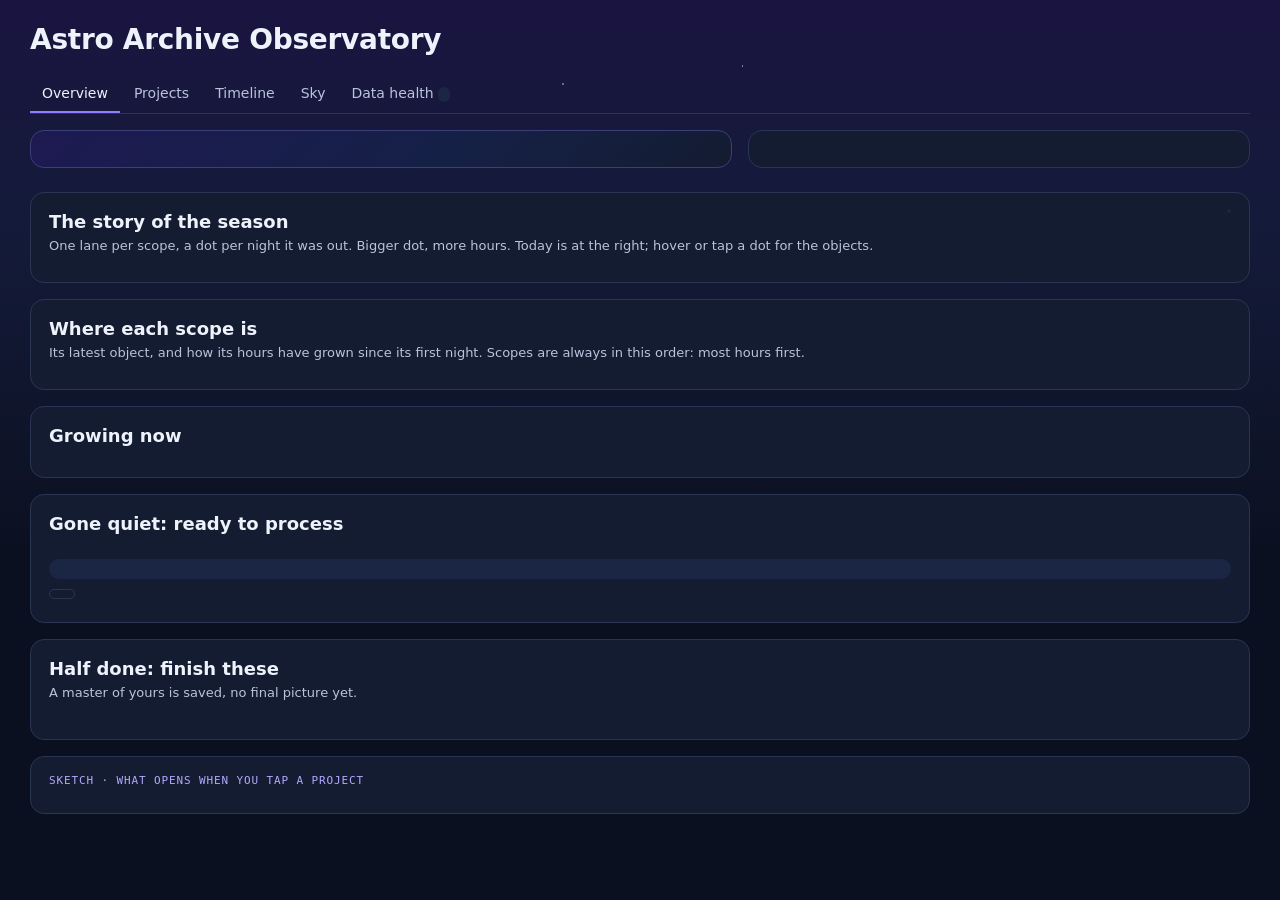
<file: docs/ux-observatory-16oct/B/mock-B.html>
<!doctype html>
<html lang="en">
<head>
<meta charset="utf-8">
<meta name="viewport" content="width=device-width, initial-scale=1">
<title>Observatory: the season</title>
<style>
:root{
  --bg:#0b1020; --bg2:#121a30; --card:#141c31; --card2:#1a2440; --line:#2a3553; --wash:#1b2544;
  --ink:#eef2fb; --ink2:#b9c3dc; --muted:#8692b3; --today:#fff3c4;
  --quiet:rgba(120,110,255,.13);
  --st-cap:#36d6ea; --st-ready:#ff7aa8; --st-prog:#ffa63d; --st-done:#8be36a;
  --sans:system-ui,-apple-system,"Segoe UI",Roboto,Helvetica,Arial,sans-serif;
  --mono:ui-monospace,SFMono-Regular,Menlo,Consolas,monospace;
}
*{box-sizing:border-box}
html,body{margin:0;background:var(--bg);color:var(--ink);font:15px/1.45 var(--sans)}
body{padding:0 0 48px;
  background:
    radial-gradient(1.5px 1.5px at 12% 8%, rgba(255,255,255,.55) 50%, transparent 51%),
    radial-gradient(1px 1px at 33% 4%, rgba(255,255,255,.5) 50%, transparent 51%),
    radial-gradient(1.5px 1.5px at 58% 11%, rgba(255,255,255,.45) 50%, transparent 51%),
    radial-gradient(1px 1px at 74% 3%, rgba(255,255,255,.6) 50%, transparent 51%),
    radial-gradient(1px 1px at 88% 9%, rgba(255,255,255,.4) 50%, transparent 51%),
    radial-gradient(2px 2px at 44% 14%, rgba(255,255,255,.35) 50%, transparent 51%),
    radial-gradient(1px 1px at 20% 15%, rgba(255,255,255,.4) 50%, transparent 51%),
    radial-gradient(1px 1px at 95% 16%, rgba(255,255,255,.45) 50%, transparent 51%),
    linear-gradient(180deg,#1a1440 0,#141b3a 220px,#0b1020 560px);
  background-repeat:no-repeat;background-size:100% 600px,100% 600px,100% 600px,100% 600px,100% 600px,100% 600px,100% 600px,100% 600px,100% 600px}
.pad{padding:0 16px}
.wrap{max-width:1220px;margin:0 auto}
a{color:inherit}
h1{font-size:28px;margin:0;letter-spacing:-.01em}
h2{font-size:18px;margin:0 0 2px;font-weight:650}
.sub{color:var(--ink2);font-size:13px}
.muted{color:var(--muted)}
.mono{font-family:var(--mono);font-size:12px}
header{padding:20px 0 8px}
.topline{display:flex;flex-wrap:wrap;gap:8px 20px;align-items:flex-start;justify-content:space-between}
.eyebrow{font-family:var(--mono);font-size:11px;letter-spacing:.08em;text-transform:uppercase;color:var(--muted)}
.fresh{font-size:12.5px;color:var(--ink2);text-align:right;line-height:1.5}
.fresh b{color:var(--ink)}
.fresh .cam{display:inline-block;margin-top:3px;border:1px solid var(--line);border-radius:999px;padding:2px 10px;font-size:12px;color:var(--muted)}
nav.tabs{display:flex;gap:2px;flex-wrap:wrap;margin-top:14px;border-bottom:1px solid var(--line)}
nav.tabs a{text-decoration:none;padding:8px 12px;color:var(--ink2);border-bottom:2px solid transparent;font-size:14px}
nav.tabs a[aria-current]{color:var(--ink);border-bottom-color:#8f7cff}
nav.tabs .n{font-family:var(--mono);font-size:11px;background:var(--wash);border-radius:10px;padding:1px 6px;margin-left:4px;color:var(--ink2)}
/* hero: last night */
.hero{display:grid;grid-template-columns:1.4fr 1fr;gap:16px;margin-top:16px}
.lastnight{background:linear-gradient(135deg,#1d1a52 0,#152046 60%,#141c31 100%);border:1px solid #3a3f7a;border-radius:14px;padding:18px 20px;position:relative;overflow:hidden}
.lastnight .k{font-family:var(--mono);font-size:11px;letter-spacing:.1em;text-transform:uppercase;color:#b4a9ff}
.lastnight .big{font-size:26px;font-weight:700;letter-spacing:-.01em;line-height:1.2;margin:6px 0 8px}
.lastnight .big .on{font-weight:500;color:var(--ink2)}
.lastnight .list{display:flex;flex-wrap:wrap;gap:6px 10px}
.lastnight .s{display:inline-flex;align-items:center;gap:7px;background:rgba(255,255,255,.07);border-radius:999px;padding:5px 12px 5px 8px;font-size:13.5px}
.lastnight .s b{font-weight:600}
.lastnight .s .h{color:var(--ink2)}
.totals{background:var(--card);border:1px solid var(--line);border-radius:14px;padding:16px 18px;display:grid;grid-template-columns:1fr 1fr;gap:10px 14px;align-content:start}
.totals .fig{display:flex;flex-direction:column}
.totals .v{font-size:24px;font-weight:700;letter-spacing:-.01em;line-height:1.1}
.totals .fig.hero .v{font-size:36px;background:linear-gradient(90deg,#ffd166,#ff7aa8 60%,#b28cff);-webkit-background-clip:text;background-clip:text;color:transparent}
.totals .l{font-size:12px;color:var(--ink2);margin-top:2px}
.totals .check{grid-column:1/-1;font-size:13px;color:var(--ink2);text-decoration:none;border-top:1px solid var(--line);padding-top:10px}
.totals .check b{color:var(--st-prog)}
.card{background:var(--card);border:1px solid var(--line);border-radius:14px;padding:16px 18px;margin-top:16px}
.cardhead{display:flex;flex-wrap:wrap;gap:8px 16px;align-items:flex-start;justify-content:space-between;margin-bottom:10px}
.seg{display:inline-flex;gap:2px;background:var(--wash);border-radius:8px;padding:2px;flex-wrap:wrap}
.seg button{background:transparent;border:0;color:var(--ink2);font:13px var(--sans);padding:5px 10px;border-radius:6px;cursor:pointer;white-space:nowrap}
.seg button[aria-pressed="true"]{background:#8f7cff;color:#0b1020;font-weight:600}
.scroller{overflow-x:auto;overflow-y:hidden;-webkit-overflow-scrolling:touch;scrollbar-width:thin;flex:1 1 auto;min-width:0}
.tl{display:flex;align-items:flex-start}
.tl-labels{flex:none;width:166px}
.tl-row{display:flex;flex-direction:column;justify-content:center;padding-left:10px;border-radius:8px 0 0 8px;position:relative}
.tl-row .nm{font-weight:650;font-size:13.5px;display:flex;align-items:center;line-height:1.2}
.tl-row .sb{font-size:11.5px;color:var(--ink2);line-height:1.2;margin-top:2px}
svg text{font-family:var(--sans)}
svg .axis{font-family:var(--mono);font-size:11px;fill:var(--muted)}
svg .lab{font-size:13.5px;fill:var(--ink);font-weight:650}
svg .lab2{font-size:11.5px;fill:var(--ink2)}
svg .grid{stroke:var(--line);stroke-width:1}
.mark{cursor:pointer}
.mark:hover,.mark:focus{filter:brightness(1.3);outline:none}
.dot{display:inline-block;width:10px;height:10px;border-radius:50%;vertical-align:-1px;margin-right:5px;flex:none;box-shadow:0 0 6px currentColor}
.chip{display:inline-flex;align-items:center;gap:5px;font-size:12.5px;color:var(--ink2);white-space:nowrap}
.chip b{color:var(--ink);font-weight:600}
.legend{display:flex;flex-wrap:wrap;gap:6px 18px;margin-top:10px;font-size:12.5px;color:var(--ink2)}
.hatchkey{display:inline-block;width:14px;height:10px;vertical-align:-1px;margin-right:5px;border-radius:2px;background:repeating-linear-gradient(135deg,var(--ink2) 0 2px,transparent 2px 5px)}
/* status pills */
.pill{display:inline-flex;align-items:center;gap:6px;font-size:12px;font-weight:600;border-radius:999px;padding:3px 10px 3px 8px;white-space:nowrap;color:var(--c);background:color-mix(in srgb,var(--c) 16%,transparent);border:1px solid color-mix(in srgb,var(--c) 45%,transparent)}
.pill svg{width:12px;height:12px;flex:none}
.pill .when{color:var(--ink2);font-weight:500}
/* scope rows */
.scoperows{display:grid;grid-template-columns:170px 1fr 150px auto;gap:0 14px;align-items:center}
.scoperows>div{padding:8px 0;border-top:1px solid var(--line);min-width:0}
.scoperows .h{border-top:0;padding-bottom:2px;font-size:11px;letter-spacing:.06em;text-transform:uppercase;color:var(--muted);font-family:var(--mono)}
.scoperows .name{font-weight:650;display:flex;align-items:center;font-size:15px}
.scoperows .latest{font-size:13.5px;overflow:hidden;text-overflow:ellipsis;white-space:nowrap}
.scoperows .latest .sub{display:block;white-space:nowrap;overflow:hidden;text-overflow:ellipsis}
.scoperows .tot{font-size:13px;color:var(--ink2);white-space:nowrap}
.scoperows .tot b{color:var(--ink);font-size:15px}
/* project cards */
.grid{display:grid;grid-template-columns:repeat(3,1fr);gap:12px}
.pc{background:var(--card2);border:1px solid var(--line);border-top:3px solid var(--c);border-radius:12px;padding:12px 14px;display:flex;flex-direction:column;gap:8px;min-width:0}
.pc .t{font-weight:650;font-size:15.5px;line-height:1.25}
.pc .t2{display:flex;justify-content:space-between;gap:8px;align-items:center;flex-wrap:wrap}
.pc .t2 small{font-family:var(--mono);font-size:11px;color:var(--muted);font-weight:400}
.hbar{display:flex;gap:2px;height:14px;border-radius:4px;overflow:hidden;background:var(--wash)}
.hbar>span{display:block;height:100%;position:relative;min-width:3px}
.hbar>span.unk{background:repeating-linear-gradient(135deg,var(--c) 0 2px,transparent 2px 5px)}
.hbar>span i{position:absolute;left:6px;top:-1px;font:600 11px/14px var(--sans);font-style:normal;color:#10151c;white-space:nowrap}
.chips{display:flex;flex-wrap:wrap;gap:4px 12px}
.pc .meta{display:flex;justify-content:space-between;gap:8px;font-size:12.5px;color:var(--ink2);flex-wrap:wrap}
.pc .meta b{color:var(--ink)}
/* quiet list */
.qrows{display:grid;grid-template-columns:minmax(200px,1.2fr) 160px minmax(200px,1fr) minmax(150px,1fr);gap:0 14px;align-items:center}
.qrows>div{padding:9px 0;border-top:1px solid var(--line);min-width:0;font-size:13.5px}
.qrows .h{border-top:0;padding-bottom:2px;font-size:11px;letter-spacing:.06em;text-transform:uppercase;color:var(--muted);font-family:var(--mono)}
.qrows .nm{font-weight:650}
.qrows .nm .chip{display:flex;margin-top:2px;font-weight:400}
.qrows .num{color:var(--ink2);white-space:nowrap}
.qrows .num b{color:var(--ink);font-size:15px}
.qrows .flags{font-size:12.5px;color:var(--ink2)}
.qrows .flags b{color:var(--st-prog)}
.track{position:relative;height:28px}
.track .axis{position:absolute;left:0;right:0;top:14px;height:1px;background:var(--line)}
.track .today{position:absolute;right:0;top:8px;width:2px;height:13px;background:var(--today);border-radius:1px}
.track .trail{position:absolute;top:11px;height:7px;border-radius:4px}
.track .last{position:absolute;top:9px;width:11px;height:11px;border-radius:50%;margin-left:-5px;box-shadow:0 0 0 2px var(--card),0 0 10px var(--c)}
.track .ql{position:absolute;left:0;top:-6px;font-size:11px;color:var(--ink2);white-space:nowrap}
.samples{margin-top:10px;padding:10px 12px;border-radius:10px;background:var(--wash);font-size:13px;color:var(--ink2)}
.samples b{color:var(--ink)}
.warn{display:flex;gap:10px;align-items:flex-start;background:color-mix(in srgb,var(--st-prog) 12%,transparent);border:1px solid color-mix(in srgb,var(--st-prog) 45%,transparent);border-radius:10px;padding:10px 12px;font-size:13.5px;margin-top:10px}
.warn b{display:block;color:var(--st-prog)}
.more{display:inline-block;margin-top:10px;font-size:13px;color:var(--ink2);text-decoration:none;border:1px solid var(--line);border-radius:999px;padding:4px 12px}
/* drill-down */
.dd .head{display:flex;flex-wrap:wrap;gap:6px 24px;align-items:baseline}
.dd .head h3{margin:0;font-size:26px;letter-spacing:-.01em}
.dd .facts{display:flex;flex-wrap:wrap;gap:4px 22px;margin:6px 0 10px;font-size:13.5px;color:var(--ink2)}
.dd .facts b{color:var(--ink);font-size:15px}
.srows{display:grid;grid-template-columns:140px 200px 1fr 1.2fr;gap:0 14px;align-items:start}
.srows .st .sub{margin-top:4px}
.srows>div{padding:10px 0;border-top:1px solid var(--line);min-width:0;font-size:13.5px}
.srows .h{border-top:0;padding-bottom:2px;font-size:11px;letter-spacing:.06em;text-transform:uppercase;color:var(--muted);font-family:var(--mono)}
.srows .ev{color:var(--ink2);font-size:13px}
.srows .act{font-weight:650}
.srows .cal{margin-top:4px;font-size:12.5px;color:var(--ink2)}
.sketchnote{font-family:var(--mono);font-size:11px;letter-spacing:.08em;text-transform:uppercase;color:#b4a9ff;margin-bottom:8px}
#tip{position:fixed;z-index:9;pointer-events:none;background:#070b18;border:1px solid var(--line);border-radius:8px;padding:8px 10px;font-size:12.5px;color:var(--ink);box-shadow:0 6px 20px rgba(0,0,0,.6);display:none;max-width:280px}
#tip .tt{font-weight:650;margin-bottom:3px}
#tip .r{display:flex;gap:8px;justify-content:space-between;color:var(--ink2)}
#tip .r b{color:var(--ink);font-weight:600}
footer{margin-top:22px;font-family:var(--mono);font-size:11.5px;color:var(--muted);line-height:1.6}
@media (max-width:760px){
  h1{font-size:23px}
  .fresh{text-align:left}
  .hero{grid-template-columns:1fr;gap:12px}
  .lastnight .big{font-size:21px}
  .lastnight .s{width:100%;flex-wrap:wrap}
  .totals .v{font-size:20px}.totals .fig.hero .v{font-size:30px}
  .card{padding:14px 14px;border-radius:12px}
  .grid{grid-template-columns:minmax(0,1fr)}
  .chip{white-space:normal}
  .dd .facts{gap:4px 14px}
  .scoperows{grid-template-columns:150px minmax(0,1fr)}
  .scoperows .h{display:none}
  .scoperows .name{grid-column:1/-1;border-top:1px solid var(--line);padding-bottom:0}
  .scoperows .latest{grid-column:1/-1;border-top:0;padding-top:2px;white-space:normal}
  .scoperows .latest .sub{white-space:normal}
  .scoperows .spark{border-top:0;padding-top:0}
  .scoperows .tot{border-top:0;padding-top:0;white-space:normal}
  .tl-labels{width:112px}
  .tl-row{padding-left:6px}
  .tl-row .nm{font-size:12.5px}
  .tl-row .sb{font-size:10.5px}
  .qrows{grid-template-columns:minmax(0,1fr) minmax(0,1fr)}
  .qrows .num{white-space:normal}
  .qrows .nm .chip{white-space:normal}
  .pill{white-space:normal}
  .qrows .h{display:none}
  .qrows .nm{grid-column:1/-1;padding-bottom:2px}
  .qrows .num{border-top:0;padding-top:0}
  .qrows .trk{grid-column:1/-1;border-top:0;padding-top:8px}
  .qrows .flags{grid-column:1/-1;border-top:0;padding-top:0}
  .srows{grid-template-columns:minmax(0,1fr) minmax(0,1fr)}
  .srows .h{display:none}
  .srows .sc{grid-column:1/-1;padding-bottom:0}
  .srows .st{border-top:0;padding-top:4px}
  .srows .nums{border-top:0;padding-top:4px}
  .srows .evc{grid-column:1/-1;border-top:0;padding-top:0}
  .dd .head h3{font-size:21px}
}
</style>
</head>
<body>
<div id="tip" role="tooltip"></div>
<div class="pad"><div class="wrap">
<header>
  <div class="topline">
    <div>
      <div class="eyebrow" id="eyebrow"></div>
      <h1>Astro Archive Observatory</h1>
    </div>
    <div class="fresh" id="fresh"></div>
  </div>
  <nav class="tabs" aria-label="Views">
    <a href="#" aria-current="page">Overview</a>
    <a href="#">Projects</a>
    <a href="#">Timeline</a>
    <a href="#">Sky</a>
    <a href="#">Data health <span class="n" id="healthN"></span></a>
  </nav>
  <div class="hero">
    <div class="lastnight" id="lastnight"></div>
    <div class="totals" id="totals"></div>
  </div>
</header>

<section class="card" id="strip">
  <div class="cardhead">
    <div><h2>The story of the season</h2><div class="sub">One lane per scope, a dot per night it was out. Bigger dot, more hours. Today is at the right; hover or tap a dot for the objects.</div></div>
    <div class="seg" id="range" role="group" aria-label="How far back"></div>
  </div>
  <div id="stripwrap"></div>
  <div class="legend" id="striplegend"></div>
</section>

<section class="card">
  <div class="cardhead">
    <div><h2>Where each scope is</h2><div class="sub">Its latest object, and how its hours have grown since its first night. Scopes are always in this order: most hours first.</div></div>
  </div>
  <div class="scoperows" id="scoperows"></div>
</section>

<section class="card">
  <div class="cardhead">
    <div><h2 id="growH">Growing now</h2><div class="sub" id="growS"></div></div>
  </div>
  <div class="grid" id="grow"></div>
</section>

<section class="card">
  <div class="cardhead">
    <div><h2 id="quietH">Gone quiet: ready to process</h2><div class="sub" id="quietS"></div></div>
  </div>
  <div class="qrows" id="quiet"></div>
  <div class="samples" id="samples"></div>
  <a class="more" href="#" id="quietMore"></a>
</section>

<section class="card">
  <div class="cardhead">
    <div><h2 id="progH">Half done: finish these</h2><div class="sub">A master of yours is saved, no final picture yet.</div></div>
  </div>
  <div class="qrows" id="prog"></div>
  <div class="sub" id="doneLine" style="margin-top:10px"></div>
</section>

<section class="card dd" id="dd">
  <div class="sketchnote">Sketch · what opens when you tap a project</div>
  <div id="ddbody"></div>
</section>

<footer id="foot"></footer>
</div></div>

<script>
"use strict";
const D = __DATASET__;
/* ---------- helpers ---------- */
const MONTHS=["Jan","Feb","Mar","Apr","May","Jun","Jul","Aug","Sep","Oct","Nov","Dec"];
const dayMs=864e5;
const el=(t,c,txt)=>{const n=document.createElement(t); if(c) n.className=c; if(txt!=null) n.textContent=txt; return n;};
const tx=s=>document.createTextNode(s);
const svgEl=(t,a)=>{const n=document.createElementNS("http://www.w3.org/2000/svg",t); for(const k in a) n.setAttribute(k,a[k]); return n;};
const fmtI=n=>Number(n).toLocaleString("en-GB");
const fmtH=(h,d=1)=>Number(h).toFixed(d)+" h";
const fmtDY=iso=>{const [y,m,d]=iso.split("-"); return (+d)+" "+MONTHS[+m-1]+" "+y;};
const fmtDM=iso=>{const [y,m,d]=iso.split("-"); return (+d)+" "+MONTHS[+m-1];};
const idx=(iso,start)=>Math.round((Date.parse(iso+"T12:00:00Z")-Date.parse(start+"T12:00:00Z"))/dayMs);
const addN=(iso,n)=>new Date(Date.parse(iso+"T12:00:00Z")+n*dayMs).toISOString().slice(0,10);
const plural=(n,w)=>n+" "+w+(n===1?"":"s");
const ASOF=D.asOfNight, QUIET=D.quietPeriodDays||14, SAMPLE_H=1.0;
const agoN=iso=>idx(ASOF,iso);
const ago=iso=>{const n=agoN(iso); return n===0?"last night":n===1?"the night before":n+" nights ago";};
/* ONE scope order, used everywhere: most hours first */
const SC=[...D.scopes].sort((a,b)=>b.hours-a.hours);
const byCam=new Map(SC.map(s=>[s.camera,s]));
const rank=cam=>SC.indexOf(byCam.get(cam));
const short=cam=>cam.replace(/^(Seestar|Askar)\s+/,"");
const SESS=[...D.sessions].sort((a,b)=>a.night.localeCompare(b.night)||rank(a.camera)-rank(b.camera));
const byName=new Map(D.targets.map(t=>[t.name,t]));
const STATUS={capturing:{label:"Still capturing",g:"full",c:"var(--st-cap)"},ready_to_process:{label:"Ready to process",g:"ring",c:"var(--st-ready)"},in_progress:{label:"In progress",g:"half",c:"var(--st-prog)"},done:{label:"Done",g:"tick",c:"var(--st-done)"},sample:{label:"Sample",g:"dots",c:"var(--muted)"}};
function glyph(g){
  const s=svgEl("svg",{viewBox:"0 0 12 12","aria-hidden":"true"}); const c="currentColor";
  if(g==="full") s.append(svgEl("circle",{cx:6,cy:6,r:5,fill:c}));
  if(g==="ring") s.append(svgEl("circle",{cx:6,cy:6,r:4.25,fill:"none",stroke:c,"stroke-width":1.6}));
  if(g==="half"){ s.append(svgEl("circle",{cx:6,cy:6,r:4.25,fill:"none",stroke:c,"stroke-width":1.6})); s.append(svgEl("path",{d:"M6 1.75 A4.25 4.25 0 0 1 6 10.25 Z",fill:c})); }
  if(g==="tick"){ s.append(svgEl("circle",{cx:6,cy:6,r:4.25,fill:"none",stroke:c,"stroke-width":1.6})); s.append(svgEl("path",{d:"M3.6 6.2 L5.3 7.9 L8.5 4.4",fill:"none",stroke:c,"stroke-width":1.6,"stroke-linecap":"round","stroke-linejoin":"round"})); }
  if(g==="dots"){ for(const x of [2.5,6,9.5]) s.append(svgEl("circle",{cx:x,cy:6,r:1.4,fill:c})); }
  return s;
}
function pill(status, extra){
  const st=STATUS[status]||{label:status,g:"ring",c:"var(--muted)"};
  const p=el("span","pill"); p.style.setProperty("--c",st.c); p.append(glyph(st.g)); p.append(tx(st.label));
  if(extra){ p.append(el("span","when","· "+extra)); }
  return p;
}
function dot(scope){ const d=el("span","dot"); d.style.background=scope.colour; d.style.color=scope.colour; return d; }
function chip(scope, text){ const c=el("span","chip"); c.append(dot(scope)); c.append(el("b",null,short(scope.camera))); if(text) c.append(tx(" "+text)); return c; }
const typeLine=t=>{ const bits=[t.type,t.constellation].filter(Boolean); if(!bits.length) bits.push("type not recorded"); if(t.mosaic) bits.push("mosaic"); return bits.join(" · "); };
/* tooltip */
const tip=document.getElementById("tip");
function showTip(e,rows){
  tip.replaceChildren(); tip.append(el("div","tt",rows.shift()));
  for(const [k,v,col] of rows){ const r=el("div","r"); const kk=el("span",null,k); if(col){ const d=el("span","dot"); d.style.background=col; d.style.color=col; kk.prepend(d);} r.append(kk, el("b",null,v)); tip.append(r); }
  tip.style.display="block"; moveTip(e);
}
function moveTip(e){ const x=e.clientX+14, y=e.clientY+14; const r=tip.getBoundingClientRect(); tip.style.left=Math.min(x,innerWidth-r.width-8)+"px"; tip.style.top=Math.min(y,innerHeight-r.height-8)+"px"; }
function hideTip(){ tip.style.display="none"; }
function hoverable(node, rowsFn){
  node.addEventListener("pointerenter",e=>showTip(e,rowsFn()));
  node.addEventListener("pointermove",moveTip);
  node.addEventListener("pointerleave",hideTip);
  node.addEventListener("focus",()=>{ const r=node.getBoundingClientRect(); showTip({clientX:r.left+r.width/2,clientY:r.bottom},rowsFn()); });
  node.addEventListener("blur",hideTip);
}
function defsFor(svg, scopes, uid){
  const defs=svgEl("defs",{});
  for(const s of scopes){
    const p=svgEl("pattern",{id:uid+"-h-"+s.id,width:5,height:5,patternUnits:"userSpaceOnUse",patternTransform:"rotate(45)"});
    p.append(svgEl("rect",{x:0,y:0,width:2.2,height:5,fill:s.colour})); defs.append(p);
  }
  const f=svgEl("filter",{id:uid+"-glow",x:"-60%",y:"-60%",width:"220%",height:"220%"});
  f.append(svgEl("feGaussianBlur",{stdDeviation:"2.2",result:"b"}));
  const m=svgEl("feMerge",{}); m.append(svgEl("feMergeNode",{in:"b"})); m.append(svgEl("feMergeNode",{in:"SourceGraphic"})); f.append(m); defs.append(f);
  svg.append(defs);
}
/* a session dot: solid for known hours, hatched for unknown; a soft glow and a surface ring */
function sessionDot(svg, uid, sc, cx, cy, r, unknown, label, rowsFn, quiet){
  if(!quiet){ const halo=svgEl("circle",{cx,cy,r:r+3,fill:sc.colour,opacity:unknown?0:.28,filter:"url(#"+uid+"-glow)","pointer-events":"none"}); svg.append(halo); }
  const c=svgEl("circle",{cx,cy,r,class:"mark",tabindex:"0",role:"img","aria-label":label,fill:unknown?"url(#"+uid+"-h-"+sc.id+")":sc.colour,stroke:unknown?sc.colour:"var(--card)","stroke-width":unknown?1.2:1.5});
  hoverable(c,rowsFn); svg.append(c);
  if(r<6){ const hit=svgEl("circle",{cx,cy,r:9,fill:"transparent",class:"mark"}); hoverable(hit,rowsFn); svg.append(hit); }
  return c;
}
const sessRows=(s,extra)=>{ const sc=byCam.get(s.camera); return [s.target+" · "+fmtDY(s.night),[short(s.camera), s.hours>0?fmtH(s.hours,2):"integration unknown", sc&&sc.colour],["frames",fmtI(s.frames)],...(extra||[])]; };

/* ---------- header: freshness + last night + totals ---------- */
document.getElementById("eyebrow").textContent=D.machine||"";
const warnN=(D.health||[]).filter(h=>h.severity==="warn").length;
document.getElementById("healthN").textContent=warnN;
{
  const f=document.getElementById("fresh");
  const l1=el("div"); l1.append(tx("Worked out ")); l1.append(el("b",null,D.generatedAt)); l1.append(tx(" · as of last night, "+fmtDY(ASOF))); f.append(l1);
  const snap=(D.sourceNote.match(/the Mac's record \(its ledger snapshot of ([^)]+)\)/)||[])[1];
  f.append(el("div",null,"from this PC's ledger"+(snap?" and the Mac's record of "+snap:"")+" · "+fmtI(D.snapshotRows)+" rows read"));
  /* a slot the engine fills: files still on the cameras, not yet imported. The sample dataset does not carry it. */
  const cam=el("span","cam"); const pend=D.pendingOnCamera;
  cam.textContent=pend?fmtI(pend.files)+" files on the camera not yet imported ("+plural(pend.targets,"target")+")"+(pend.failedEject?" · one eject failed":""):"on the cameras: not checked in this record";
  f.append(cam);
}
{
  const ln=document.getElementById("lastnight");
  const lastNight=SESS[SESS.length-1].night, last=SESS.filter(s=>s.night===lastNight);
  ln.append(el("div","k",(agoN(lastNight)===0?"Last night":"Latest night · "+ago(lastNight))+" · "+fmtDY(lastNight)));
  const big=el("div","big");
  const names=[...new Set(last.map(s=>s.target))];
  big.append(tx(names.slice(0,2).join(" and ")+(names.length>2?" and "+(names.length-2)+" more":"")));
  const h=last.reduce((a,b)=>a+b.hours,0), unk=last.some(s=>!(s.hours>0));
  big.append(el("span","on"," · "+(h>0?fmtH(h,1):"hours unknown")+(unk&&h>0?"+":"")+" on "+plural(new Set(last.map(s=>s.camera)).size,"scope")));
  ln.append(big);
  const list=el("div","list");
  for(const s of last){ const sc=byCam.get(s.camera); const x=el("span","s"); x.append(dot(sc)); x.append(el("b",null,s.target)); x.append(el("span","h",short(s.camera)+" · "+(s.hours>0?fmtH(s.hours,2):"integration unknown")+" · "+fmtI(s.frames)+" frames")); list.append(x); }
  ln.append(list);
}
{
  const tt=document.getElementById("totals");
  const figs=[[fmtH(D.totals.hours),"hours of integration, all time",true],[fmtI(D.totals.lights),"light frames"],[D.totals.targets+" targets","on "+plural(D.scopes.length,"scope")],[D.totals.nights+" nights","out since "+fmtDY(SESS[0].night)]];
  for(const [v,l,hero] of figs){ const f=el("div","fig"+(hero?" hero":"")); f.append(el("span","v",String(v)), el("span","l",l)); tt.append(f); }
  /* every excluded row, named: the warnings' counts plus the duplicate copies */
  const num=re=>{ for(const h of D.health){ const m=(h.detail||"").match(re); if(m) return +m[1].replace(/,/g,""); } return 0; };
  const unknown=num(/their ([\d,]+) frames/), noScope=num(/([\d,]+) rows carry no scope/), dup=num(/([\d,]+) rows are second copies/);
  const a=el("a","check"); a.href="#"; a.append(el("b",null,plural(warnN,"thing")+" to check")); a.append(tx(" · "+fmtI(unknown+noScope+dup)+" rows not counted: "+fmtI(unknown)+" with names the contract doesn't know, "+noScope+" with no scope, "+fmtI(dup)+" duplicate copies (right to leave out) · Data health ›")); tt.append(a);
}

/* ---------- 1. the season strip ---------- */
const stripwrap=document.getElementById("stripwrap");
const seasonStart=(()=>{ const y=+ASOF.slice(0,4), m=+ASOF.slice(5,7); return (m>=9?y:y-1)+"-09-01"; })();
const spanAll=idx(ASOF,SESS[0].night)+1;
const RANGES=[["30","30 nights",30],["season","this season · from "+fmtDM(seasonStart),idx(ASOF,seasonStart)+1],["90","90 nights",90],["year","a year",365],["all","everything · "+spanAll+" nights",spanAll]].sort((a,b)=>a[2]-b[2]);
let range=innerWidth<760?"30":"90";
const rbox=document.getElementById("range");
for(const [id,label] of RANGES){ const b=el("button",null,label); b.setAttribute("aria-pressed",id===range?"true":"false"); b.addEventListener("click",()=>{ range=id; for(const x of rbox.children) x.setAttribute("aria-pressed",x===b?"true":"false"); drawStrip(); }); rbox.append(b); }
function drawStrip(){
  stripwrap.replaceChildren();
  const N=RANGES.find(r=>r[0]===range)[2];
  const start=addN(ASOF,-(N-1));
  const inR=SESS.filter(s=>s.night>=start);
  /* past 120 nights the dots would bunch, so each dot is a week on that scope */
  const bucket=N>120?7:1, nb=Math.ceil(N/bucket);
  const cellW=bucket===1?(N<=30?24:10.5):Math.max(9,Math.min(16,860/nb));
  const x0=8, x1=x0+nb*cellW, W=x1+16, laneH=44, top=30, H=top+SC.length*laneH+26;
  const svg=svgEl("svg",{viewBox:"0 0 "+W+" "+H,width:W,height:H,role:"img","aria-label":"Nights on each scope, last "+N+" nights"});
  svg.style.display="block";
  defsFor(svg,SC,"st");
  const labels=el("div","tl-labels"); labels.style.paddingTop=top+"px";
  const X=i=>x0+(i/bucket)*cellW+cellW/2;
  /* tinted quiet band */
  const qx=X(N-Math.min(QUIET,N))-cellW/2;
  svg.append(svgEl("rect",{x:qx,y:top-4,width:x1-qx,height:SC.length*laneH+6,fill:"var(--quiet)",rx:5}));
  const qt=svgEl("text",{x:x1,y:H-6,"text-anchor":"end",class:"axis"}); qt.textContent="‹ quiet period · last "+QUIET+" nights · today "+fmtDM(ASOF); svg.append(qt);
  /* month ticks */
  let lastM="";
  for(let i=0;i<N;i++){
    const iso=addN(start,i), ym=iso.slice(0,7);
    if(ym===lastM) continue; lastM=ym;
    const x=X(i)-cellW/2;
    if(i>0) svg.append(svgEl("line",{x1:x,x2:x,y1:top-4,y2:H-22,class:"grid"}));
    const mo=+iso.slice(5,7);
    const show=N<=120 ? !(i===0&&+iso.slice(8)>22) : (i===0||mo===1||(N<=400?mo%2===1:mo%3===1));
    if(show && x<x1-72){ const t=svgEl("text",{x:x+(i===0?0:4),y:top-10,class:"axis"}); t.textContent=MONTHS[mo-1]+((mo===1||i===0)?" "+iso.slice(0,4):""); svg.append(t); }
  }
  /* today */
  svg.append(svgEl("line",{x1:x1,x2:x1,y1:top-4,y2:H-22,stroke:"var(--today)","stroke-width":1.5}));
  const tt=svgEl("text",{x:x1,y:top-10,"text-anchor":"end",class:"axis"}); tt.textContent="today"; svg.append(tt);
  const st=svgEl("text",{x:x0,y:H-6,class:"axis"}); st.textContent=fmtDM(start)+" ›"; svg.append(st);
  /* per scope per cell */
  const per=new Map(); let maxH=0.5;
  for(const s of inR){ const cell=Math.floor(idx(s.night,start)/bucket); const k=s.camera+"|"+cell; const a=per.get(k)||{hours:0,frames:0,ss:[],cell}; a.hours+=s.hours; a.frames+=s.frames; a.ss.push(s); per.set(k,a); maxH=Math.max(maxH,a.hours); }
  const rMax=Math.min(laneH/2-3, cellW*0.95), rMin=3;
  SC.forEach((sc,li)=>{
    const y=top+li*laneH, mid=y+laneH/2;
    /* lane tinted in the scope's own colour */
    svg.append(svgEl("rect",{x:0,y:y+1,width:W,height:laneH-2,fill:sc.colour,opacity:.075}));
    svg.append(svgEl("line",{x1:x0,x2:x1,y1:mid,y2:mid,stroke:sc.colour,opacity:.25}));
    const mine=inR.filter(s=>s.camera===sc.camera);
    const nights=new Set(mine.map(s=>s.night)).size, hrs=mine.reduce((a,b)=>a+b.hours,0), unk=mine.some(s=>!(s.hours>0));
    const row=el("div","tl-row"); row.style.height=laneH+"px"; row.style.marginTop=(li?0:0)+"px"; row.style.background="color-mix(in srgb,"+sc.colour+" 8%,transparent)";
    const nm=el("div","nm"); nm.append(dot(sc)); nm.append(tx(short(sc.camera))); row.append(nm);
    row.append(el("div","sb",nights?((hrs>0?fmtH(hrs):"hours unknown")+(unk&&hrs>0?"+":"")+" · "+plural(nights,"night")):"not out"));
    labels.append(row);
    for(const a of per.values()){
      if(a.ss[0].camera!==sc.camera) continue;
      const unknown=!(a.hours>0);
      const r=unknown?rMin+1.5:rMin+(rMax-rMin)*Math.sqrt(a.hours/maxH);
      const night=a.ss[0].night, when=bucket===1?fmtDY(night):"week of "+fmtDM(addN(start,a.cell*bucket));
      const label=when+" · "+short(sc.camera)+" · "+(unknown?"integration unknown":fmtH(a.hours,2))+" · "+[...new Set(a.ss.map(s=>s.target))].join(", ");
      sessionDot(svg,"st",sc,X(a.cell*bucket),mid,r,unknown,label,()=>[when+" · "+short(sc.camera)+(bucket>1?" · "+plural(new Set(a.ss.map(s=>s.night)).size,"night"):""), ...a.ss.map(s=>[s.target+(bucket>1?" · "+fmtDM(s.night):""), s.hours>0?fmtH(s.hours,2)+" · "+fmtI(s.frames)+" fr":"unknown · "+fmtI(s.frames)+" fr", sc.colour])]);
    }
  });
  const tl=el("div","tl"); tl.append(labels); const scr=el("div","scroller"); scr.append(svg); tl.append(scr); stripwrap.append(tl);
  scr.scrollLeft=scr.scrollWidth;  // latest nights first
  const lg=document.getElementById("striplegend"); lg.replaceChildren();
  const nights=new Set(inR.map(s=>s.night)).size, hrs=inR.reduce((a,b)=>a+b.hours,0);
  lg.append(el("span",null,"In these "+N+" nights: "+plural(nights,"night")+" out · "+fmtH(hrs)+" of integration · "+plural(inR.length,"session")+" (one object, one scope, one night)"+(bucket>1?" · at this range each dot is a week":"")));
  const k=el("span"); k.append(el("i","hatchkey")); k.append(tx("hatched dot: frames saved but exposure unrecorded, so hours unknown (never shown as 0)")); lg.append(k);
  lg.append(el("span",null,"tinted band = the quiet period; a project last touched before it is ready to process"));
}
drawStrip();

/* ---------- 2. where each scope is ---------- */
{
  const g=document.getElementById("scoperows");
  for(const t of ["scope","latest object","hours, growing","all time"]) g.append(el("div","h",t));
  for(const sc of SC){
    const mine=SESS.filter(s=>s.camera===sc.camera);
    const last=mine[mine.length-1];
    const name=el("div","name"); name.append(dot(sc)); name.append(tx(short(sc.camera))); g.append(name);
    const lt=el("div","latest");
    if(last){ lt.append(el("b",null,last.target)); lt.append(el("span","sub",fmtDY(last.night)+" · "+ago(last.night)+" · "+(last.hours>0?fmtH(last.hours,2):"integration unknown")+" · "+fmtI(last.frames)+" frames")); }
    else lt.append(el("span","sub","no sessions"));
    g.append(lt);
    const sp=el("div","spark");
    const w=150,h=32, n0=sc.first, span=Math.max(1,idx(ASOF,n0));
    let cum=0; const pts=[[0,0]];
    for(const s of mine){ cum+=s.hours; pts.push([idx(s.night,n0)/span*w, cum]); }
    pts.push([w,cum]);
    const svg=svgEl("svg",{viewBox:"0 0 "+w+" "+h,width:w,height:h,role:"img","aria-label":short(sc.camera)+": "+fmtH(sc.hours)+" built up since "+fmtDY(sc.first)});
    const Y=v=>h-4-(sc.hours>0?v/sc.hours*(h-10):0);
    const d=pts.map((p,i)=>(i?"L":"M")+p[0].toFixed(1)+" "+Y(p[1]).toFixed(1)).join(" ");
    svg.append(svgEl("path",{d:d+" L"+w+" "+(h-4)+" L0 "+(h-4)+" Z",fill:sc.colour,opacity:.16}));
    svg.append(svgEl("path",{d,fill:"none",stroke:sc.colour,"stroke-width":2,"stroke-linejoin":"round"}));
    svg.append(svgEl("circle",{cx:w-2,cy:Y(cum),r:3.5,fill:sc.colour,stroke:"var(--card)","stroke-width":2}));
    sp.append(svg); g.append(sp);
    const tot=el("div","tot"); tot.append(el("b",null,fmtH(sc.hours))); tot.append(tx(" · "+fmtI(sc.frames)+" frames · "+plural(sc.nights,"night")+" · since "+fmtDY(sc.first))); g.append(tot);
  }
}

/* ---------- 3. growing now ---------- */
function hoursBar(t){
  const wrap=el("div");
  const bar=el("div","hbar"); bar.setAttribute("role","img");
  const parts=t.programmes.map(p=>({p,sc:byCam.get(p.camera)})).filter(x=>x.sc).sort((a,b)=>SC.indexOf(a.sc)-SC.indexOf(b.sc));
  const total=parts.reduce((a,b)=>a+b.p.hours,0);
  bar.setAttribute("aria-label","hours by scope: "+parts.map(x=>short(x.sc.camera)+" "+(x.p.hours>0?fmtH(x.p.hours):"unknown")).join(", "));
  for(const x of parts){
    const s=el("span"); s.style.setProperty("--c",x.sc.colour);
    if(x.p.hours>0){ s.style.background=x.sc.colour; s.style.flex=x.p.hours+" 1 0"; if(parts.length>1&&x.p.hours/total>0.3) s.append(el("i",null,short(x.sc.camera)+" "+fmtH(x.p.hours))); }
    else { s.className="unk"; s.style.flex="1 1 0"; s.style.maxWidth="30%"; }
    bar.append(s);
  }
  wrap.append(bar);
  const ch=el("div","chips"); ch.style.marginTop="5px";   /* every scope labelled, however thin its segment */
  for(const x of parts) ch.append(chip(x.sc, x.p.hours>0?fmtH(x.p.hours):"hours unknown · "+fmtI(x.p.lights)+" fr"));
  wrap.append(ch);
  return wrap;
}
function miniTimeline(t, uid, w=320){
  const ss=SESS.filter(s=>s.target===t.name);
  const n0=ss[0].night, span=Math.max(14,idx(ASOF,n0)), h=36, mid=14;
  const svg=svgEl("svg",{viewBox:"0 0 "+w+" "+h,width:"100%",role:"img","aria-label":t.name+": "+plural(ss.length,"session")+" from "+fmtDY(n0)+" to "+fmtDY(t.lastNight)});
  svg.style.display="block";
  const scopes=[...new Set(ss.map(s=>byCam.get(s.camera)).filter(Boolean))];
  defsFor(svg,scopes,uid);
  const X=iso=>8+idx(iso,n0)/span*(w-16);
  const qx=X(addN(ASOF,-(QUIET-1)));
  svg.append(svgEl("rect",{x:qx-1,y:2,width:w-8-qx+1,height:24,fill:"var(--quiet)",rx:3}));
  svg.append(svgEl("line",{x1:8,x2:w-8,y1:mid,y2:mid,class:"grid"}));
  svg.append(svgEl("line",{x1:w-8,x2:w-8,y1:3,y2:25,stroke:"var(--today)","stroke-width":1.5}));
  const maxh=Math.max(...ss.map(s=>s.hours),0.5);
  for(const s of ss){
    const sc=byCam.get(s.camera); if(!sc) continue;
    const unknown=!(s.hours>0), r=unknown?4:2.5+4.5*Math.sqrt(s.hours/maxh);
    sessionDot(svg,uid,sc,X(s.night),mid,r,unknown,fmtDY(s.night)+" · "+short(s.camera)+" · "+(unknown?"integration unknown":fmtH(s.hours,2)),()=>sessRows(s),true);
  }
  const a=svgEl("text",{x:8,y:h-2,class:"axis"}); a.textContent="first night "+fmtDM(n0)+(n0.slice(0,4)!==ASOF.slice(0,4)?" "+n0.slice(0,4):"")+" · "+plural(ss.length,"session"); svg.append(a);
  const b=svgEl("text",{x:w-8,y:h-2,"text-anchor":"end",class:"axis"}); b.textContent="today"; svg.append(b);
  return svg;
}
{
  const cutoff=addN(ASOF,-(QUIET-1));
  const recent=SESS.filter(s=>s.night>=cutoff);
  const names=[...new Set(recent.map(s=>s.target))];
  const rows=names.map(n=>{ const t=byName.get(n); const mine=recent.filter(s=>s.target===n); const last=mine[mine.length-1]; return {t,last,recentH:mine.reduce((a,b)=>a+b.hours,0)}; })
    .filter(r=>r.t).sort((a,b)=>b.last.night.localeCompare(a.last.night)||b.recentH-a.recentH);
  document.getElementById("growH").textContent="Growing now · "+plural(rows.length,"project");
  document.getElementById("growS").textContent="Captured in the last "+QUIET+" nights, newest first. Each card: its whole life on one line, then its hours split by scope.";
  const g=document.getElementById("grow"); let i=0;
  for(const r of rows){
    const t=r.t, sc=byCam.get(r.last.camera), prog=t.programmes.find(p=>p.camera===r.last.camera);
    const c=el("article","pc"); c.style.setProperty("--c",sc.colour);
    c.append(el("div","t",t.name));
    const h=el("div","t2"); h.append(el("small",null,typeLine(t)));
    h.append(pill(prog?prog.status:"capturing", prog&&prog.status==="capturing"&&prog.readyOn?"ready from "+fmtDM(prog.readyOn):null));
    c.append(h);
    const m=el("div","meta");
    const l=el("span"); l.append(tx("last: ")); l.append(el("b",null,ago(r.last.night))); l.append(tx(" on ")); l.append(chip(sc)); m.append(l);
    m.append(el("span",null,(r.last.hours>0?fmtH(r.last.hours,2):"integration unknown")+" that night"));
    c.append(m);
    c.append(miniTimeline(t,"g"+(i++)));
    const tot=el("div","meta"); const b=el("span"); b.append(el("b",null,t.hours>0?fmtH(t.hours):"hours unknown")); b.append(tx(" total · "+plural(t.nights,"night")+" · "+fmtI(t.lights)+" lights")); tot.append(b);
    tot.append(el("span",null,plural(t.cameras.length,"scope"))); c.append(tot);
    c.append(hoursBar(t));
    g.append(c);
  }
}

/* ---------- 4. gone quiet ---------- */
const flagsOf=p=>{
  const f=el("div","flags"); const bits=[];
  if(p.calibration&&p.calibration.applies&&p.calibration.missing.length) bits.push(el("span",null,"no "+p.calibration.missing.join(" or ")+" linked"));
  if(/other Askar/.test(p.evidence||"")) bits.push(el("b",null,"⚠ master may belong to the other Askar"));
  if(!(p.hours>0)&&p.lights>0) bits.push(el("span",null,"exposure not recorded: hours unknown"));
  if(!bits.length) bits.push(el("span",null,"calibration "+(p.calibration&&p.calibration.applies?"linked":"not needed")));
  bits.forEach((b,i)=>{ if(i) f.append(tx(" · ")); f.append(b); });
  return f;
};
function quietRow(g,t,p,sc,mode){
  const nm=el("div","nm"); nm.append(tx(t.name)); nm.append(chip(sc,"· "+plural(p.nights,"night"))); g.append(nm);
  const num=el("div","num");
  if(p.hours>0){ num.append(el("b",null,fmtH(p.hours))); num.append(tx(" · "+fmtI(p.lights)+" lights")); }
  else { num.append(el("i","hatchkey")); num.append(el("b",null,"integration unknown")); num.append(tx(" · "+fmtI(p.lights)+" lights")); }
  g.append(num);
  const trk=el("div","trk");
  const q=agoN(p.lastNight), SPAN=120, pos=Math.max(0,1-q/SPAN)*100;
  const tr=el("div","track"); tr.style.setProperty("--c",sc.colour); tr.setAttribute("role","img"); tr.setAttribute("aria-label","quiet for "+plural(q,"night")+", since "+fmtDY(p.lastNight));
  tr.append(el("div","axis")); tr.append(el("div","today"));
  const trail=el("div","trail"); trail.style.left=pos+"%"; trail.style.right="0"; trail.style.background="linear-gradient(90deg,"+sc.colour+" 0%, transparent 100%)"; tr.append(trail);
  const last=el("div","last"); last.style.left=pos+"%"; last.style.background=sc.colour; tr.append(last);
  const ql=el("div","ql"); if(pos>45){ ql.style.left="auto"; ql.style.right="0"; } else ql.style.left=(pos+1.5)+"%"; ql.textContent=(mode==="prog"?"last frames ":"quiet ")+plural(q,"night")+" · since "+fmtDM(p.lastNight); tr.append(ql);
  trk.append(tr); g.append(trk);
  g.append(flagsOf(p));
}
{
  const g=document.getElementById("quiet");
  const all=[]; for(const t of D.targets) for(const p of t.programmes) if(p.status==="ready_to_process"&&byCam.get(p.camera)) all.push({t,p,sc:byCam.get(p.camera)});
  /* samples: under the cutoff, with known hours. Unknown hours are never treated as small. */
  const samples=all.filter(r=>r.p.hours>0&&r.p.hours<SAMPLE_H), rows=all.filter(r=>!samples.includes(r));
  rows.sort((a,b)=>(b.p.hours-a.p.hours)||(b.p.lights-a.p.lights));
  document.getElementById("quietH").textContent="Gone quiet: ready to process · "+rows.length;
  document.getElementById("quietS").textContent="No new frames for "+QUIET+" nights and nothing started. Biggest first. The dot is the last night out; the trail fades toward today.";
  for(const t of ["project","how much","quiet for · the last 120 nights","before you start"]) g.append(el("div","h",t));
  const SHOW=10;
  for(const r of rows.slice(0,SHOW)) quietRow(g,r.t,r.p,r.sc,"quiet");
  const more=document.getElementById("quietMore"); more.textContent="+"+(rows.length-SHOW)+" more, smaller · all "+rows.length+" in Projects ›";
  const sm=document.getElementById("samples"); sm.append(pill("sample")); sm.append(tx(" "));
  sm.append(el("b",null,plural(samples.length,"test snap")+" under "+fmtH(SAMPLE_H,0)+" kept out of the queue: "));
  sm.append(tx(samples.sort((a,b)=>b.p.hours-a.p.hours).map(r=>r.t.name.replace(/\s*\(.*\)/,"")+" "+fmtH(r.p.hours)+" on the "+short(r.sc.camera)).join(", ")+". The cutoff is a setting; mark one as a real project and it comes back."));
}
{
  const g=document.getElementById("prog");
  const rows=[]; for(const t of D.targets) for(const p of t.programmes) if(p.status==="in_progress"&&byCam.get(p.camera)) rows.push({t,p,sc:byCam.get(p.camera)});
  rows.sort((a,b)=>b.p.hours-a.p.hours);
  document.getElementById("progH").textContent="Half done: finish these · "+rows.length;
  for(const t of ["project","how much","last frames · the last 120 nights","what is saved"]) g.append(el("div","h",t));
  for(const r of rows){
    quietRow(g,r.t,r.p,r.sc,"prog");
    const f=g.lastChild; f.replaceChildren(); f.append(el("span",null,(r.p.evidence||"").split(";")[0])); if(/other Askar/.test(r.p.evidence||"")){ f.append(tx(" · ")); f.append(el("b",null,"⚠ may belong to the other Askar")); }
  }
  const done=[]; for(const t of D.targets) for(const p of t.programmes) if(p.status==="done") done.push(t.name);
  const dl=document.getElementById("doneLine"); dl.append(pill("done")); dl.append(tx(" "+plural(done.length,"finished picture")+" · "+[...new Set(done)].slice(0,4).map(n=>n.replace(/\s*\(.*\)/,"")).join(", ")+" and more · see Projects"));
}

/* ---------- 5. drill-down sketch: Andromeda ---------- */
{
  const t=D.targets.find(x=>/Andromeda/.test(x.name))||D.targets[0];
  const body=document.getElementById("ddbody");
  const head=el("div","head"); head.append(el("h3",null,t.name));
  head.append(el("span","sub",t.codes.join(" · ")+" · "+typeLine(t)));
  body.append(head);
  const counts={}; for(const p of t.programmes) counts[p.status]=(counts[p.status]||0)+1;
  const facts=el("div","facts");
  for(const [v,l] of [[t.hours>0?fmtH(t.hours):"hours unknown","of integration"],[plural(t.nights,"night"),"out"],[fmtI(t.lights),"light frames"],["first "+fmtDY(t.firstNight),"latest "+fmtDY(t.lastNight)+" ("+ago(t.lastNight)+")"]]){
    const f=el("span"); f.append(el("b",null,v)); f.append(tx(" "+l)); facts.append(f);
  }
  body.append(facts);
  const stl=el("div","chips"); stl.append(el("span","sub",plural(t.cameras.length,"scope")+", honestly:")); for(const [k,n] of Object.entries(counts).sort((a,b)=>b[1]-a[1])) stl.append(pill(k,n+(n===1?" scope":" scopes"))); body.append(stl);
  const w=el("div","warn"); w.append(el("span",null,"⚠")); const wt=el("div"); wt.append(el("b",null,"Check before processing the Askar data")); wt.append(tx("The master in the shared Askar folder may belong to the other Askar. It is why the FRA400 counts as in progress and the 107PHQ does not. Say which scope it came from and the statuses settle.")); w.append(wt); body.append(w);
  /* the project's own timeline: a lane per scope, same dots as the season strip */
  const ss=SESS.filter(s=>s.target===t.name);
  const lanes=t.programmes.map(p=>byCam.get(p.camera)).filter(Boolean).sort((a,b)=>SC.indexOf(a)-SC.indexOf(b));
  const n0=t.firstNight, span=Math.max(30,idx(ASOF,n0)+1), LW=innerWidth<760?112:166, x0=18;
  const W=Math.max(640, Math.min(1180,document.getElementById("dd").clientWidth-36)-LW), x1=W-16, laneH=42, top=28, H=top+lanes.length*laneH+24;
  const svg=svgEl("svg",{viewBox:"0 0 "+W+" "+H,width:W,height:H,role:"img","aria-label":t.name+": sessions by scope since "+fmtDY(n0)});
  svg.style.display="block";
  defsFor(svg,lanes,"dd");
  const labels=el("div","tl-labels"); labels.style.paddingTop=top+"px";
  const X=iso=>x0+idx(iso,n0)/span*(x1-x0);
  const qx=X(addN(ASOF,-(QUIET-1)));
  svg.append(svgEl("rect",{x:qx,y:top-4,width:x1-qx,height:lanes.length*laneH+6,fill:"var(--quiet)",rx:5}));
  let lastM="";
  for(let i=0;i<span;i++){ const iso=addN(n0,i), ym=iso.slice(0,7); if(ym===lastM) continue; lastM=ym; if(+iso.slice(8)>20&&i===0) continue; const x=X(iso); if(i>0) svg.append(svgEl("line",{x1:x,x2:x,y1:top-4,y2:H-20,class:"grid"})); if(i===0||+iso.slice(5,7)%2===1){ const t2=svgEl("text",{x:x+3,y:top-10,class:"axis"}); t2.textContent=MONTHS[+iso.slice(5,7)-1]+((iso.slice(5,7)==="01"||i===0)?" "+iso.slice(0,4):""); svg.append(t2);} }
  svg.append(svgEl("line",{x1:x1,x2:x1,y1:top-4,y2:H-20,stroke:"var(--today)","stroke-width":1.5}));
  const tt=svgEl("text",{x:x1,y:H-5,"text-anchor":"end",class:"axis"}); tt.textContent="today"; svg.append(tt);
  const maxh=Math.max(...ss.map(s=>s.hours),0.5);
  lanes.forEach((sc,li)=>{
    const y=top+li*laneH, mid=y+laneH/2, p=t.programmes.find(q=>q.camera===sc.camera);
    svg.append(svgEl("rect",{x:0,y:y+1,width:W,height:laneH-2,fill:sc.colour,opacity:.075}));
    const row=el("div","tl-row"); row.style.height=laneH+"px"; row.style.background="color-mix(in srgb,"+sc.colour+" 8%,transparent)";
    const nm=el("div","nm"); nm.append(dot(sc)); nm.append(tx(short(sc.camera))); row.append(nm);
    row.append(el("div","sb",(p.hours>0?fmtH(p.hours):"hours unknown")+" · "+plural(p.nights,"night"))); labels.append(row);
    svg.append(svgEl("line",{x1:x0,x2:x1,y1:mid,y2:mid,stroke:sc.colour,opacity:.25}));
    const mine=ss.filter(s=>s.camera===sc.camera);
    if(mine.length>1) svg.append(svgEl("line",{x1:X(mine[0].night),x2:X(mine[mine.length-1].night),y1:mid,y2:mid,stroke:sc.colour,"stroke-width":3,opacity:.5,"stroke-linecap":"round"}));
    for(const s of mine){
      const unknown=!(s.hours>0), r=unknown?6:3.5+10*Math.sqrt(s.hours/maxh);
      sessionDot(svg,"dd",sc,X(s.night),mid,r,unknown,fmtDY(s.night)+" · "+short(sc.camera)+" · "+(unknown?"integration unknown":fmtH(s.hours,2)),()=>sessRows(s,[["filter",Object.keys(s.filters||{}).filter(k=>k!=="unrecorded").join(", ")||"unrecorded"]]));
    }
  });
  const tl=el("div","tl"); tl.style.marginTop="12px"; tl.append(labels); const scr=el("div","scroller"); scr.append(svg); tl.append(scr); body.append(tl); scr.scrollLeft=scr.scrollWidth;
  const lg=el("div","legend"); lg.append(el("span",null,"a dot per session, bigger is more hours · the line is the span of that scope's work on it · tinted band = quiet period")); body.append(lg);
  const hb=el("div"); hb.style.marginTop="12px"; hb.append(el("div","sub","Hours by scope")); const bar=hoursBar(t); bar.style.marginTop="4px"; hb.append(bar); body.append(hb);
  const g=el("div","srows"); g.style.marginTop="14px";
  for(const x of ["scope","status","how much · when","what the importer found"]) g.append(el("div","h",x));
  const order=[...t.programmes].sort((a,b)=>rank(a.camera)-rank(b.camera));
  for(const p of order){
    const sc=byCam.get(p.camera); if(!sc) continue;
    const s=el("div","sc"); s.append(chip(sc)); g.append(s);
    const st=el("div","st"); st.append(pill(p.status));
    if(p.status==="capturing") st.append(el("div","sub",(p.readyOn?"ready to process from "+fmtDM(p.readyOn)+" · ":"")+(p.keptOpen?"kept open by you":"frames arrived inside the quiet period")));
    if(p.status==="ready_to_process") st.append(el("div","sub","quiet for "+plural(agoN(p.lastNight),"night")+" · since "+fmtDM(p.lastNight)));
    if(p.status==="in_progress") st.append(el("div","sub","a master is saved"));
    if(p.status==="done") st.append(el("div","sub","a finished picture names it"));
    g.append(st);
    const n=el("div","nums"); n.append(el("b",null,p.hours>0?fmtH(p.hours):"integration unknown")); n.append(tx(" · "+plural(p.nights,"night")+" · "+fmtI(p.lights)+" lights"));
    n.append(el("div","sub",fmtDY(p.firstNight)+" → "+fmtDY(p.lastNight)+" · "+Object.keys(p.filters).join(", ")+" · "+Object.keys(p.exposures).map(e=>e+"s").join(", ")));
    g.append(n);
    const e=el("div","evc"); e.append(el("div","act",p.action)); e.append(el("div","ev",p.evidence));
    const cal=el("div","cal"); cal.textContent=p.calibration.applies?(p.calibration.missing.length?"Calibration: missing "+p.calibration.missing.join(" and "):"Calibration: darks and flats linked"):"Calibration: not needed on this scope"; e.append(cal);
    g.append(e);
  }
  body.append(g);
}

document.getElementById("foot").textContent=D.sourceNote;
</script>
</body>
</html>
</file>
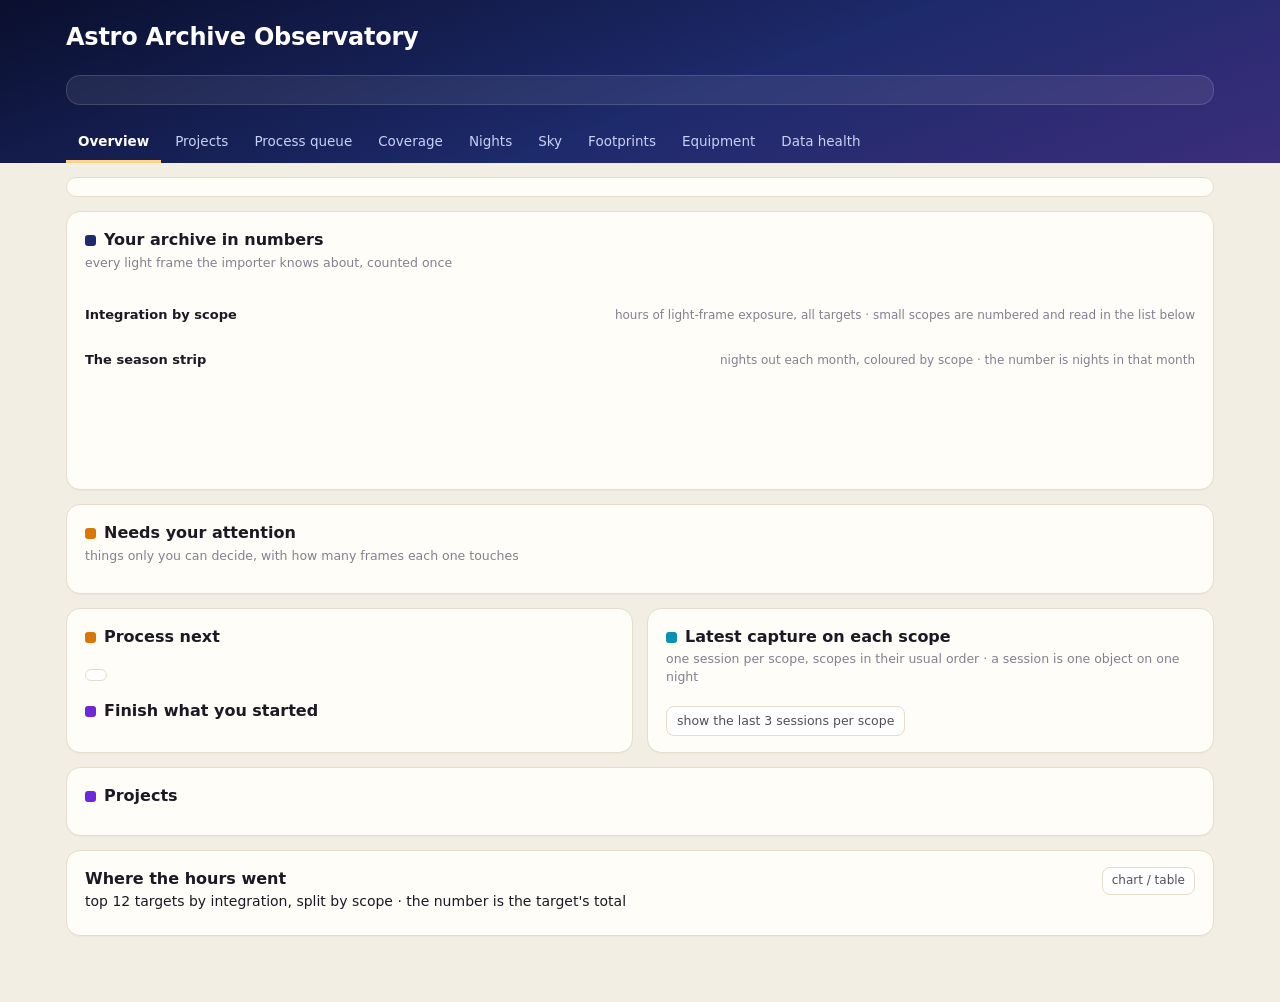
<file: docs/ux-observatory-16oct/C/mock-C.html>
<!doctype html>
<html lang="en">
<head>
<meta charset="utf-8">
<meta name="viewport" content="width=device-width, initial-scale=1">
<title>Astro Archive Observatory · mock C</title>
<style>
:root{
  --bg:#f3eee4; --card:#fffdf8; --line:#e6dccb; --ink:#1b1a24; --ink2:#524d5c; --ink3:#857f8f;
  --sky1:#0a0f2e; --sky2:#1d2a6b; --sky3:#3b2d7a;
  --st-cap:#0891b2; --st-todo:#d97706; --st-prog:#6d28d9; --st-done:#15803d; --st-none:#8a8f99; --st-warn:#b91c1c;
  --cap-bg:#dff3f8; --todo-bg:#fdeed2; --prog-bg:#ece3fb; --done-bg:#dcf2e3; --none-bg:#ece9e3; --warn-bg:#fde5e5;
  --mono:ui-monospace,SFMono-Regular,Menlo,Consolas,monospace;
}
*{box-sizing:border-box}
html,body{margin:0;background:var(--bg);color:var(--ink);font:14px/1.45 system-ui,-apple-system,"Segoe UI",Roboto,Helvetica,Arial,sans-serif}
body{padding:0 0 48px}
.wrap{max-width:1180px;margin:0 auto;padding:0 16px}
button{font:inherit;color:inherit;cursor:pointer}
.mono{font-family:var(--mono);font-size:12px}
.muted{color:var(--ink3)} .dim{color:var(--ink2)}

/* ---------- night-sky header ---------- */
.sky{position:relative;background:linear-gradient(160deg,var(--sky1) 0%,var(--sky2) 55%,var(--sky3) 100%);color:#fff;overflow:hidden}
.sky svg.stars{position:absolute;inset:0;width:100%;height:100%;pointer-events:none}
.sky .wrap{position:relative;padding-top:18px;padding-bottom:0}
.sky .top{display:flex;flex-wrap:wrap;gap:6px 24px;align-items:flex-end}
.sky .src{font-family:var(--mono);font-size:11px;color:#b9c3ff;text-transform:uppercase;letter-spacing:.08em}
.sky h1{font-size:24px;margin:2px 0 0;letter-spacing:-.01em}
.sky .fresh{margin-left:auto;text-align:right;font-size:12.5px;color:#c9d0f5;line-height:1.5}
.sky .fresh b{color:#fff}
.sky .fresh .pend{color:#ffd48a;font-weight:600}
.lastnight{display:grid;grid-template-columns:auto 1fr;gap:6px 22px;align-items:center;margin:20px 0 18px;padding:14px 18px;border-radius:14px;background:rgba(255,255,255,.08);border:1px solid rgba(255,255,255,.14);backdrop-filter:blur(2px)}
.lastnight .when{font-size:12px;color:#c9d0f5;text-transform:uppercase;letter-spacing:.08em}
.lastnight .big{font-size:30px;font-weight:700;line-height:1.1;letter-spacing:-.01em}
.lastnight .big small{font-size:14px;font-weight:500;color:#c9d0f5;margin-left:8px;letter-spacing:0}
.lastnight .sess{display:flex;flex-wrap:wrap;gap:8px}
.lastnight .sess .s{display:flex;align-items:center;gap:8px;background:rgba(255,255,255,.12);border-radius:10px;padding:7px 12px;font-size:13px}
.lastnight .sess .s b{font-size:14px}
.lastnight .sess .s .n{color:#c9d0f5;font-size:12px}
.lastnight .sess .s .sw{width:12px;height:12px;border-radius:50%;flex:none;box-shadow:0 0 0 2px rgba(255,255,255,.35)}
nav.tabs{display:flex;gap:2px;overflow:visible}
nav.tabs a{padding:9px 12px;text-decoration:none;color:#c9d0f5;border-bottom:3px solid transparent;font-size:13.5px;white-space:nowrap}
nav.tabs a.on{color:#fff;border-color:#ffd48a;font-weight:600}
nav.tabs a .n{display:inline-block;background:#ffd48a;color:#3a2600;font-weight:700;border-radius:9px;padding:0 6px;font-size:11px;margin-left:5px}
.viewsel{display:none;align-items:center;gap:10px;padding:0 0 14px;color:#fff}
.viewsel select{font:inherit;padding:8px 10px;border:1px solid rgba(255,255,255,.3);border-radius:8px;background:#fff;color:var(--ink);flex:1}

/* ---------- legend strip ---------- */
.legend{display:flex;flex-wrap:wrap;gap:6px 18px;align-items:center;font-size:12px;color:var(--ink2);margin:14px 0;padding:9px 12px;background:var(--card);border:1px solid var(--line);border-radius:10px}
.legend .grp{display:flex;flex-wrap:wrap;gap:4px 10px;align-items:center}
.legend .lab{font-weight:700;color:var(--ink3);text-transform:uppercase;letter-spacing:.06em;font-size:10.5px;margin-right:2px}

/* ---------- sections ---------- */
section.card{background:var(--card);border:1px solid var(--line);border-radius:14px;padding:16px 18px;margin:0 0 14px;box-shadow:0 1px 0 rgba(60,40,0,.03)}
section.card>h2{margin:0 0 2px;font-size:16px}
section.card>h2 .k{display:inline-block;width:11px;height:11px;border-radius:3px;margin-right:8px;vertical-align:-1px}
section.card>.sub{margin:0 0 12px;color:var(--ink3);font-size:12.5px}
.row2{display:grid;grid-template-columns:1fr 1fr;gap:14px}

/* totals */
.hero{display:grid;grid-template-columns:minmax(260px,1.1fr) 2fr;gap:18px;align-items:start}
.hero .big{font-size:56px;font-weight:800;letter-spacing:-.025em;line-height:1;font-variant-numeric:tabular-nums;background:linear-gradient(90deg,#1d2a6b,#6d28d9);-webkit-background-clip:text;background-clip:text;color:transparent}
.hero .big small{font-size:18px;font-weight:600;color:var(--ink2);margin-left:6px;letter-spacing:0;-webkit-text-fill-color:var(--ink2)}
.hero .heroSub{color:var(--ink2);margin-top:6px;font-size:13px}
.tiles{display:grid;grid-template-columns:repeat(5,1fr);gap:8px}
.tile{border:1px solid var(--line);border-radius:10px;padding:10px 12px;background:#fff}
.tile .v{font-size:22px;font-weight:700;font-variant-numeric:tabular-nums;line-height:1.1}
.tile .l{font-size:12px;color:var(--ink2);margin-top:2px}
.tile .s{font-size:11px;color:var(--ink3);margin-top:3px}
.scopebar{margin-top:16px}
.scopebar svg{width:100%;height:48px;display:block}
.nlegend{display:grid;grid-template-columns:repeat(2,1fr);gap:4px 24px;margin-top:8px;font-size:12.5px}
.nlegend div{display:flex;align-items:baseline;gap:6px;flex-wrap:wrap}
.nlegend .nm{flex:1;color:var(--ink)}
.nlegend .num{font-variant-numeric:tabular-nums;color:var(--ink2)}
.nlegend .num b{color:var(--ink)}
/* season strip */
.season{margin-top:18px}
.season .strip{display:grid;grid-auto-flow:column;grid-auto-columns:1fr;gap:3px;align-items:end;height:92px;margin-top:8px}
.season .m{display:flex;flex-direction:column;justify-content:flex-end;height:100%;border-radius:6px;overflow:hidden;background:#f6f1e8;position:relative}
.season .m .seg{width:100%}
.season .m .cnt{position:absolute;top:4px;left:0;right:0;text-align:center;font-size:11px;font-weight:700;color:var(--ink2)}
.season .lbl{display:grid;grid-auto-flow:column;grid-auto-columns:1fr;gap:3px;margin-top:4px;font-size:10.5px;color:var(--ink3);text-align:center}
.season .lbl span.y{color:var(--ink);font-weight:700}
.season .lbl .short{display:none}
@media (max-width:700px){.season .lbl .long{display:none} .season .lbl .short{display:inline}}

/* dots and pills */
.dot{display:inline-block;width:11px;height:11px;border-radius:50%;vertical-align:-1px;margin-right:5px;box-shadow:0 0 0 1px rgba(0,0,0,.1) inset}
.scp{white-space:nowrap;font-weight:600}
.pill{display:inline-flex;align-items:center;gap:5px;padding:3px 9px 3px 7px;border-radius:999px;font-size:12px;font-weight:700;white-space:nowrap;line-height:1.4;color:#fff}
.pill .g{font-size:11px;width:12px;text-align:center}
.pill.cap{background:var(--st-cap)} .pill.todo{background:var(--st-todo)} .pill.prog{background:var(--st-prog)} .pill.done{background:var(--st-done)} .pill.none{background:var(--none-bg);color:var(--ink2)} .pill.warn{background:var(--warn-bg);color:var(--st-warn)}
.pill.soft{color:inherit;font-weight:600}
.pill.soft.cap{background:var(--cap-bg);color:var(--st-cap)} .pill.soft.todo{background:var(--todo-bg);color:var(--st-todo)} .pill.soft.prog{background:var(--prog-bg);color:var(--st-prog)} .pill.soft.done{background:var(--done-bg);color:var(--st-done)}
.q{display:inline-flex;align-items:center;justify-content:center;width:16px;height:16px;border-radius:50%;border:1.5px solid var(--ink2);color:var(--ink2);font-size:10.5px;font-weight:700;margin-left:4px;vertical-align:-3px;background:#fff}
.ind{display:inline-flex;align-items:flex-start;gap:6px;font-size:12.5px;white-space:nowrap}
.ind .g{display:inline-flex;align-items:center;justify-content:center;width:17px;height:17px;border-radius:50%;font-size:10px;font-weight:700;color:#fff;flex:none;margin-top:1px}
.ind .g.cap{background:var(--st-cap)} .ind .g.todo{background:var(--st-todo)} .ind .g.prog{background:var(--st-prog)} .ind .g.done{background:var(--st-done)} .ind .g.none{background:#fff;color:var(--st-none);border:1.5px solid var(--st-none)}
.ind .t{color:var(--ink);font-weight:600} .ind .t small{display:block;color:var(--ink3);font-weight:400;white-space:normal}

/* attention */
.att{display:grid;gap:6px}
.att .it{display:grid;grid-template-columns:auto 1fr auto;gap:12px;align-items:center;padding:9px 12px;border-radius:10px;border:1px solid var(--line);background:#fff}
.att .it.warn{background:#fff7ea;border-color:#f1d9a8}
.att .n{font-size:24px;font-weight:800;font-variant-numeric:tabular-nums;min-width:72px;line-height:1;color:var(--st-todo)}
.att .it.info .n{color:var(--ink3)}
.att .n small{display:block;font-size:11px;color:var(--ink3);font-weight:500;margin-top:2px}
.att .w b{display:block}
.att .w span{color:var(--ink2);font-size:12.5px}
.att .act{border:1.5px solid var(--st-todo);color:var(--st-todo);background:#fff;border-radius:8px;padding:6px 10px;font-size:12.5px;font-weight:700;white-space:nowrap}
.att .it.info .act{border-color:var(--line);color:var(--ink3);font-weight:500}

/* queue + captures tables */
table.list{width:100%;border-collapse:collapse;font-size:13px}
table.list th{text-align:left;font-size:10.5px;text-transform:uppercase;letter-spacing:.05em;color:var(--ink3);font-weight:700;padding:4px 8px;border-bottom:1px solid var(--line)}
table.list td{padding:8px 8px;border-bottom:1px solid var(--line);vertical-align:middle}
table.list tr:last-child td{border-bottom:0}
table.list td.num,table.list th.num{text-align:right;font-variant-numeric:tabular-nums;white-space:nowrap}
table.list td .t{font-weight:700}
table.list tr.stripe td:first-child{border-left:4px solid var(--sc,transparent);padding-left:8px}
.more{margin-top:8px;border:1px solid var(--line);background:#fff;border-radius:8px;padding:5px 10px;font-size:12.5px;color:var(--ink2)}
.unk{color:var(--st-todo);font-weight:700}
.unk small{display:block;color:var(--ink3);font-weight:400;font-size:11px}

/* projects */
.proj{border:1px solid var(--line);border-radius:14px;margin-bottom:10px;overflow:hidden;background:#fff}
.proj>summary{list-style:none;cursor:pointer;display:grid;grid-template-columns:1.5fr 1fr 1.5fr;gap:12px;align-items:center;padding:12px 16px;border-left:6px solid var(--pc,#ccc)}
.proj>summary::-webkit-details-marker{display:none}
.proj>summary .nm{font-weight:800;font-size:16px}
.proj>summary .nm small{display:block;font-weight:400;color:var(--ink3);font-size:12px}
.proj>summary .tot{font-variant-numeric:tabular-nums;color:var(--ink2);font-size:12.5px}
.proj>summary .tot b{color:var(--ink);font-size:15px}
.proj>summary .mix{display:flex;flex-wrap:wrap;gap:4px;justify-content:flex-end}
.proj .body{border-top:1px solid var(--line);padding:6px 16px 14px;background:#fffdf8}
.proj .note{display:grid;grid-template-columns:auto 1fr;gap:10px;align-items:start;margin:10px 0 6px;padding:10px 12px;border-radius:10px;background:var(--warn-bg);border:1px solid #f1c0c0}
.proj .note .q{width:22px;height:22px;font-size:13px;margin:0;border-color:var(--st-warn);color:var(--st-warn)}
.proj .note b{color:var(--st-warn)}
.proj .note span{color:var(--ink2);font-size:12.5px;display:block}
.proj .ctl{display:flex;gap:6px;align-items:center;margin:10px 0 2px;font-size:12px;color:var(--ink3);flex-wrap:wrap}
.proj .ctl button{border:1px solid var(--line);background:#fff;border-radius:7px;padding:3px 9px;font-size:12px;color:var(--ink2)}
.proj .ctl button[aria-pressed="true"]{background:var(--ink);color:#fff;border-color:var(--ink)}
/* timeline lanes */
.lanes{display:grid;grid-template-columns:150px 132px minmax(220px,1fr) 350px 128px;gap:0 12px;align-items:center;margin-top:6px}
.lanes .hd{font-size:10.5px;text-transform:uppercase;letter-spacing:.05em;color:var(--ink3);font-weight:700;padding:4px 0;border-bottom:1px solid var(--line)}
.lanes .cell{padding:7px 0;border-bottom:1px solid var(--line);min-width:0}
.lanes .cell.sc{border-left:4px solid var(--sc);padding-left:8px}
.lanes .cell.sc small{display:block;color:var(--ink3);font-weight:400;font-size:11px}
.lanes .cell.num{font-variant-numeric:tabular-nums;white-space:normal}
.lanes .cell.num small{display:block;color:var(--ink3);font-size:11px}
.lanes .cell.ind3{display:grid;grid-template-columns:1fr 1fr 1fr;gap:6px}
.lanes .cell.ind3 .ind{white-space:normal}
.lanes svg.lane{width:100%;height:40px;display:block}
.lanes svg.axis{width:100%;height:22px;display:block}
.lanes .axis-row{grid-column:3;padding:2px 0 0}
.lanes .qlabel{grid-column:3/-1;font-size:11px;color:var(--ink3);text-align:left;padding-top:2px}
.why{margin:10px 0 0;color:var(--ink3);font-size:12px}
.why b{color:var(--ink2);font-weight:700}

/* charts */
.chart svg{width:100%;height:auto;display:block}
.chart .bar-label{font-size:12px;fill:var(--ink)}
.chart .val{font-size:12px;fill:var(--ink2)}
.chart .axis{font-size:11px;fill:var(--ink3)}
.chart .grid{stroke:var(--line);stroke-width:1}
.chead{display:flex;justify-content:space-between;align-items:baseline;gap:8px}
.chead .tbtn{border:1px solid var(--line);background:#fff;border-radius:8px;padding:4px 9px;font-size:12px;color:var(--ink2)}
table.alt{display:none;width:100%;border-collapse:collapse;font-size:12.5px;margin-top:8px}
table.alt th,table.alt td{padding:5px 8px;border-bottom:1px solid var(--line);text-align:right;font-variant-numeric:tabular-nums}
table.alt th:first-child,table.alt td:first-child{text-align:left}
.chart.astable svg{display:none} .chart.astable table.alt{display:table}

footer{color:var(--ink3);font-size:11.5px;font-family:var(--mono);margin-top:18px;line-height:1.6}

@media (max-width:700px){
  .sky .top{align-items:flex-start} .sky .fresh{margin-left:0;text-align:left}
  .sky h1{font-size:21px}
  .lastnight{grid-template-columns:1fr;gap:8px;padding:12px 14px;margin:14px 0 14px}
  .lastnight .big{font-size:24px} .lastnight .big small{display:block;margin:4px 0 0}
  nav.tabs{display:none} .viewsel{display:flex}
  .legend{gap:6px 12px}
  .row2{grid-template-columns:1fr}
  .hero{grid-template-columns:1fr} .hero .big{font-size:46px} .hero .big small{display:block;margin:2px 0 0}
  .tiles{grid-template-columns:repeat(2,1fr)}
  .nlegend{grid-template-columns:1fr}
  .season .strip{height:72px} .season .lbl span:not(.y){font-size:9px}
  .scopebar svg{height:40px} .scopebar text.inbar{display:none}
  .att .it{grid-template-columns:auto 1fr}
  .att .act{grid-column:1/-1;justify-self:start}
  table.list thead{display:none}
  table.list,table.list tbody,table.list tr,table.list td{display:block;width:100%}
  table.list tr{padding:8px 0;border-bottom:1px solid var(--line)}
  table.list tr.stripe{border-left:4px solid var(--sc);padding-left:10px}
  table.list tr.stripe td:first-child{border-left:0;padding-left:0}
  table.list td{padding:2px 0;border:0}
  table.list td.num{text-align:left}
  table.list td:empty{display:none}
  .proj>summary{grid-template-columns:1fr;gap:6px}
  .proj>summary .mix{justify-content:flex-start}
  .lanes{grid-template-columns:1fr 1fr;gap:4px 10px}
  .lanes .hd{display:none}
  .lanes .cell{border-bottom:0;padding:3px 0}
  .lanes .cell.num{white-space:normal}
  .lanes .cell.sc{grid-column:1/-1;border-bottom:0;padding-top:10px;border-top:1px solid var(--line)}
  .lanes .cell.lane{grid-column:1/-1}
  .lanes .cell.ind3{grid-column:1/-1;grid-template-columns:1fr}
  .lanes .cell.next{grid-column:1/-1;padding-bottom:10px}
  .lanes .axis-row,.lanes .qlabel{grid-column:1/-1}
}
</style>
</head>
<body>

<div class="sky">
  <svg class="stars" id="stars" aria-hidden="true"></svg>
  <div class="wrap">
    <div class="top">
      <div><div class="src" id="src"></div><h1>Astro Archive Observatory</h1></div>
      <div class="fresh" id="fresh"></div>
    </div>
    <div class="lastnight" id="lastnight"></div>
    <nav class="tabs" aria-label="Views">
      <a class="on" href="#">Overview</a><a href="#">Projects</a><a href="#">Process queue</a><a href="#">Coverage</a><a href="#">Nights</a><a href="#">Sky</a><a href="#">Footprints</a><a href="#">Equipment</a><a href="#">Data health<span class="n" id="navHealth"></span></a>
    </nav>
    <div class="viewsel">
      <label for="viewSel"><b>View</b></label>
      <select id="viewSel"><option>Overview</option><option>Projects</option><option>Process queue (list)</option><option>Coverage</option><option>Nights</option><option>Sky</option><option>Footprints</option><option>Equipment</option><option>Data health</option></select>
    </div>
  </div>
</div>

<div class="wrap">
<div class="legend" id="legend"></div>

<section class="card" id="totals">
  <h2><span class="k" style="background:var(--sky2)"></span>Your archive in numbers</h2>
  <p class="sub">every light frame the importer knows about, counted once</p>
  <div class="hero">
    <div><div class="big" id="heroH"></div><div class="heroSub" id="heroSub"></div></div>
    <div class="tiles" id="tiles"></div>
  </div>
  <div class="scopebar">
    <div class="chead"><b style="font-size:13px">Integration by scope</b><span class="muted" style="font-size:12px">hours of light-frame exposure, all targets · small scopes are numbered and read in the list below</span></div>
    <div id="scopeBar"></div>
    <div class="nlegend" id="scopeLegend"></div>
  </div>
  <div class="season">
    <div class="chead"><b style="font-size:13px">The season strip</b><span class="muted" style="font-size:12px">nights out each month, coloured by scope · the number is nights in that month</span></div>
    <div class="strip" id="seasonStrip"></div>
    <div class="lbl" id="seasonLbl"></div>
  </div>
</section>

<section class="card" id="attention">
  <h2><span class="k" style="background:var(--st-todo)"></span>Needs your attention</h2>
  <p class="sub">things only you can decide, with how many frames each one touches</p>
  <div class="att" id="attList"></div>
</section>

<div class="row2">
<section class="card" id="queue">
  <h2><span class="k" style="background:var(--st-todo)"></span>Process next</h2>
  <p class="sub" id="queueSub"></p>
  <table class="list" id="queueTbl"></table>
  <button class="more" id="queueMore"></button>
  <h2 style="margin-top:18px"><span class="k" style="background:var(--st-prog)"></span>Finish what you started</h2>
  <p class="sub" id="finSub"></p>
  <table class="list" id="finTbl"></table>
</section>

<section class="card" id="recent">
  <h2><span class="k" style="background:var(--st-cap)"></span>Latest capture on each scope</h2>
  <p class="sub">one session per scope, scopes in their usual order · a session is one object on one night</p>
  <table class="list" id="recentTbl"></table>
  <button class="more" id="recentMore">show the last 3 sessions per scope</button>
</section>
</div>

<section class="card" id="projects">
  <h2><span class="k" style="background:var(--st-prog)"></span>Projects</h2>
  <p class="sub" id="projSub"></p>
  <div id="projList"></div>
</section>

<section class="card chart" id="hoursChart">
  <div class="chead"><div><h2 style="margin:0;font-size:16px">Where the hours went</h2><p class="sub" style="margin:0 0 8px">top 12 targets by integration, split by scope · the number is the target's total</p></div><button class="tbtn" onclick="this.closest('.chart').classList.toggle('astable')">chart / table</button></div>
  <div id="hoursSvg"></div>
  <table class="alt" id="hoursAlt"></table>
</section>

<footer id="foot"></footer>
</div>

<script>
const D = __DATASET__;
/* ---------- helpers ---------- */
const $ = id => document.getElementById(id);
const MON = ["Jan","Feb","Mar","Apr","May","Jun","Jul","Aug","Sep","Oct","Nov","Dec"];
const DOW = ["Sun","Mon","Tue","Wed","Thu","Fri","Sat"];
const fmtI = n => (n==null?"–":Number(n).toLocaleString("en-GB"));
const fmtH = h => (h==null?"–":Number(h).toFixed(1)+" h");
const fmtD = iso => { if(!iso) return "–"; const d=new Date(iso+"T00:00:00Z"); return d.getUTCDate()+" "+MON[d.getUTCMonth()]+" "+d.getUTCFullYear(); };
const days = (a,b) => Math.round((new Date(b+"T00:00:00Z")-new Date(a+"T00:00:00Z"))/864e5);
const addDays = (iso,n) => new Date(new Date(iso+"T00:00:00Z").getTime()+n*864e5).toISOString().slice(0,10);
const esc = s => String(s).replace(/[&<>"]/g,c=>({"&":"&amp;","<":"&lt;",">":"&gt;",'"':"&quot;"}[c]));
const plural = (n,w) => n+" "+w+(n===1?"":"s");
const QUIET = D.quietPeriodDays||14, ASOF = D.asOfNight;

/* ONE scope order for the whole page: most integration first. Every list, bar, legend, lane and
   project row uses SCOPES, so a scope sits in the same place everywhere. */
const SCOPES = D.scopes.slice().sort((a,b)=>b.hours-a.hours);
const SCOPE_RANK = Object.fromEntries(SCOPES.map((s,i)=>[s.camera,i]));
const byScope = (a,b)=>(SCOPE_RANK[a.camera]??99)-(SCOPE_RANK[b.camera]??99);
const SC = Object.fromEntries(D.scopes.map(s=>[s.camera,s]));
const short = cam => String(cam).replace(/^(Seestar|Askar)\s+/,"");
const colour = cam => (SC[cam]&&SC[cam].colour)||"#999";
const scopeDot = cam => `<span class="scp"><span class="dot" style="background:${colour(cam)}"></span>${esc(short(cam))}</span>`;
/* a dataset this small on one night is a test snap, not a project: kept out of the queue */
const SAMPLE_H = 1.0;
const isSample = p => p.hours>0 && p.hours<SAMPLE_H && p.nights<=1;
/* "kept open by hand" (capture-state.json) versus "still capturing" inferred from dates */
const keptOpen = p => /kept open|open by hand|capture-state/i.test(p.evidence||"");

/* the three indicators, worked out per dataset (one object on one scope) */
const STATUS = {capturing:{k:"cap",g:"◔",w:"Still capturing",next:"Keep capturing"}, ready_to_process:{k:"todo",g:"▶",w:"To process",next:"Process it"}, in_progress:{k:"prog",g:"◑",w:"In progress",next:"Finish it"}, done:{k:"done",g:"✓",w:"Done",next:"Done"}};
function capture(p){
  const ago=days(p.lastNight,ASOF);
  if(p.status==="capturing"){
    if(keptOpen(p)) return {k:"cap",g:"◔",t:"Kept open by you",s:"capture-state.json says open · last session "+ago+" nights ago"};
    return {k:"cap",g:"◔",t:"Active",s:(ago===0?"session last night":ago===1?"session the night before last":"last session "+ago+" nights ago")+(p.readyOn?" · quiet from "+fmtD(p.readyOn).replace(/ \d{4}$/,"")+" if nothing new":"")}; }
  return {k:"none",g:"○",t:"Quiet",s:"no frames for "+plural(ago,"night")};
}
function processing(p){
  const unsure=/other Askar/.test(p.evidence||"");
  if(p.processedFinals>0) return {k:"done",g:"●",t:"Final found",s:plural(p.processedFinals,"finished picture"),unsure};
  if(p.masters>0) return {k:"prog",g:"◑",t:"Master saved",s:plural(p.masters,"master")+" in the folder"+(unsure?" · which Askar?":""),unsure};
  return {k:"none",g:"○",t:"Not started",s:unsure?"unless the folder's master is this scope's":"no master, no final",unsure};
}
function calibration(p){
  const c=p.calibration||{};
  if(c.applies===false) return {k:"none",g:"–",t:"Not needed",s:"Seestar handles its own"};
  if(!c.missing||!c.missing.length) return {k:"done",g:"✓",t:"Complete",s:"darks and flats linked"};
  return {k:"todo",g:"△",t:"Missing "+c.missing.join(" and "),s:"none linked to these lights"};
}
const indHtml = i => `<span class="ind"><span class="g ${i.k}">${i.g}</span><span class="t">${esc(i.t)}${i.unsure?'<span class="q" title="uncertain">?</span>':""}<small>${esc(i.s)}</small></span></span>`;
const nextHtml = st => { const s=STATUS[st]; return `<span class="pill ${s.k}"><span class="g">${s.g}</span>${s.next}</span>`; };
const integ = p => p.hours>0 ? `<b>${fmtH(p.hours)}</b>` : `<span class="unk">Integration unknown<small>${fmtI(p.lights)} frames, exposure not recorded</small></span>`;

/* all datasets flattened */
const PROG=[]; for(const t of D.targets) for(const p of t.programmes) PROG.push(Object.assign({target:t.name,tid:t.id},p));

/* ---------- header: stars, freshness, last night ---------- */
(function(){ let seed=7; const rnd=()=>{ seed=(seed*16807)%2147483647; return seed/2147483647; };
  let s=""; for(let i=0;i<140;i++){ const r=rnd()<.85?0.8:1.6; s+=`<circle cx="${(rnd()*100).toFixed(2)}%" cy="${(rnd()*100).toFixed(2)}%" r="${r}" fill="#fff" opacity="${(0.25+rnd()*0.6).toFixed(2)}"/>`; }
  $("stars").innerHTML=s; })();
$("src").textContent=D.machine||"";
(function(){ const mac=/snapshot of ([^)]+)\)/.exec(D.sourceNote||""); const pend=D.pendingImport; /* not in schema observatory/1 yet: {files, targets} */
  $("fresh").innerHTML=`worked out <b>${esc(D.generatedAt)}</b> from ${fmtI(D.snapshotRows)} ledger rows`+(mac?`<br>the Mac's record is from <b>${esc(mac[1])}</b>`:"")+`<br>`+
   (pend&&pend.files?`<span class="pend">${fmtI(pend.files)} files on the camera not yet imported</span> (${pend.targets} targets)`:`<span style="color:#9aa3d8">on the camera, not yet imported: not reported by this record</span>`); })();
const nWarn=D.health.filter(h=>h.severity==="warn").length; $("navHealth").textContent=nWarn;
(function(){
  const last=D.sessions.reduce((a,s)=>a&&a>s.night?a:s.night,null); if(!last) return;
  const ss=D.sessions.filter(s=>s.night===last).sort(byScope); const ago=days(last,ASOF);
  const d=new Date(last+"T00:00:00Z"); const tot=ss.reduce((a,s)=>a+s.hours,0), fr=ss.reduce((a,s)=>a+s.frames,0);
  $("lastnight").innerHTML=`<div><div class="when">${ago===0?"Last night":ago===1?"The night before last":"Latest night, "+plural(ago,"night")+" ago"}</div><div class="big">${DOW[d.getUTCDay()]} ${fmtD(last)}<small>${fmtH(tot)} in ${fmtI(fr)} frames on ${plural(ss.length,"scope")}</small></div></div>
   <div class="sess">${ss.map(s=>`<div class="s"><span class="sw" style="background:${colour(s.camera)}"></span><div><b>${esc(s.target)}</b><br><span class="n">${esc(short(s.camera))} · ${fmtH(s.hours)} · ${fmtI(s.frames)} frames${s.cal&&(s.cal.darks||s.cal.flats)?" · "+[s.cal.darks?s.cal.darks+" darks":"",s.cal.flats?s.cal.flats+" flats":""].filter(Boolean).join(", "):""}</span></div></div>`).join("")}</div>`;
})();

/* ---------- legend: every colour once ---------- */
$("legend").innerHTML=
 `<div class="grp"><span class="lab">Scope</span>${SCOPES.map(s=>scopeDot(s.camera)).join("")}<span class="muted">always in this order, most hours first</span></div>
  <div class="grp"><span class="lab">Next step</span>${["capturing","ready_to_process","in_progress","done"].map(nextHtml).join("")}<span class="pill none"><span class="g">○</span>Sample</span></div>
  <div class="grp"><span class="lab">Marks</span><span class="ind"><span class="g none">○</span><span class="t" style="font-weight:400">nothing yet / not needed</span></span><span class="ind"><span class="q" style="margin:0">?</span><span class="t" style="font-weight:400">uncertain, see the note</span></span><span class="muted">· on a timeline: a dot is a session, bigger is more hours; the shaded band is the last ${QUIET} nights</span></div>`;

/* ---------- totals ---------- */
const T=D.totals;
$("heroH").innerHTML=`${T.hours.toFixed(1)}<small>hours of integration</small>`;
const firstN=D.scopes.reduce((a,s)=>a&&a<s.first?a:s.first,null), lastN=D.scopes.reduce((a,s)=>a&&a>s.last?a:s.last,null);
$("heroSub").textContent=`light-frame exposure time, added up across every target and scope, ${fmtD(firstN)} to ${fmtD(lastN)}`;
const mos=D.targets.filter(t=>t.mosaic).length;
$("tiles").innerHTML=[
 [fmtI(T.lights),"light frames",(T.bytes/1e9).toFixed(0)+" GB on the archive"],
 [T.targets,"targets","objects you have shot · "+mos+" as mosaics"],
 [PROG.length,"datasets","one target on one scope"],
 [T.nights,"nights out",fmtI(T.sessions)+" sessions"],
 [D.scopes.length,"scopes","cameras in the ledgers"]
].map(([v,l,s])=>`<div class="tile"><div class="v">${v}</div><div class="l">${l}</div><div class="s">${s}</div></div>`).join("");

/* integration by scope: one stacked bar; every segment labelled (inside when wide, numbered when thin) */
(function(){
  const W=1000,tot=SCOPES.reduce((a,s)=>a+s.hours,0); let x=0; const segs=[],labels=[];
  SCOPES.forEach((s,i)=>{ const w=Math.max(4,s.hours/tot*W-2);
    segs.push(`<rect x="${x}" y="4" width="${w}" height="24" rx="4" fill="${s.colour}"><title>${esc(s.camera)}: ${fmtH(s.hours)}</title></rect>`);
    if(w>110) labels.push(`<text class="inbar" x="${x+9}" y="21" font-size="12.5" font-weight="700" fill="#fff">${esc(short(s.camera))} · ${fmtH(s.hours)}</text>`);
    else labels.push(`<line x1="${x+w/2}" x2="${x+w/2}" y1="29" y2="34" stroke="#857f8f"/><text x="${x+w/2}" y="45" text-anchor="middle" font-size="11" font-weight="700" fill="#524d5c">${i+1}</text>`);
    x+=w+2; });
  $("scopeBar").innerHTML=`<svg viewBox="0 0 ${W} 48" preserveAspectRatio="none" role="img" aria-label="Integration by scope">${segs.join("")}${labels.join("")}</svg>`;
  $("scopeLegend").innerHTML=SCOPES.map((s,i)=>`<div><span class="muted mono" style="width:14px">${i+1}</span>${scopeDot(s.camera)}<span class="num"><b>${fmtH(s.hours)}</b> · ${Math.round(s.hours/tot*100)}%</span><span class="nm muted" style="font-size:11.5px">${fmtI(s.frames)} frames · ${plural(s.nights,"night")} · ${esc(s.camera)}</span></div>`).join("");
})();

/* the season strip: nights per month, stacked by scope, every month from first to as-of */
(function(){
  const seen=new Set(), months={};
  for(const s of D.sessions){ const k=s.camera+"|"+s.night; if(seen.has(k)) continue; seen.add(k); const m=s.night.slice(0,7); (months[m]=months[m]||{})[s.camera]=(months[m][s.camera]||0)+1; }
  const keys=Object.keys(months).sort(); const all=[]; let [y,m]=keys[0].split("-").map(Number); const [ly,lm]=ASOF.split("-").map(Number);
  while(y<ly||(y===ly&&m<=lm)){ all.push(y+"-"+String(m).padStart(2,"0")); m++; if(m>12){m=1;y++;} }
  const max=Math.max(...all.map(k=>Object.values(months[k]||{}).reduce((a,b)=>a+b,0)));
  $("seasonStrip").innerHTML=all.map(k=>{ const parts=SCOPES.filter(sc=>months[k]&&months[k][sc.camera]); const tot=parts.reduce((a,sc)=>a+months[k][sc.camera],0);
    return `<div class="m" title="${k}: ${plural(tot,"night")}"><span class="cnt">${tot||""}</span>${parts.slice().reverse().map(sc=>`<div class="seg" style="height:${(months[k][sc.camera]/max*78).toFixed(1)}%;background:${sc.colour};margin-top:2px"><title>${esc(sc.camera)}: ${months[k][sc.camera]}</title></div>`).join("")}</div>`; }).join("");
  $("seasonLbl").innerHTML=all.map(k=>{ const mm=+k.slice(5); return `<span class="${mm===1?"y":""}"><span class="long">${mm===1?k.slice(0,4):MON[mm-1]}</span><span class="short">${mm===1?k.slice(2,4):MON[mm-1].slice(0,1)}</span></span>`; }).join("");
})();

/* ---------- needs attention ---------- */
(function(){
  const items=[];
  for(const h of D.health){
    if(h.severity!=="warn") continue;
    const m=/(\d[\d,]*)\s+frames/.exec(h.detail), names=/(\d+)\s+target name/.exec(h.detail), rows=/(\d+)\s+rows? carry no scope/.exec(h.detail);
    if(names) items.push({cls:"warn",n:m?m[1]:"?",u:"frames not counted",w:`${names[1]} target names the contract doesn't know`,s:"their frames are real but sit outside every project until the names are added",act:"Review the names"});
    else if(rows) items.push({cls:"warn",n:rows[1],u:"ledger rows",w:"carry no scope",s:"no focal length and no camera name, so no scope can claim them",act:"Check those rows"});
    else items.push({cls:"warn",n:"",u:"",w:h.title,s:h.detail,act:"Look"});
  }
  const unk=PROG.filter(p=>!(p.hours>0)&&p.lights>0);
  if(unk.length) items.push({cls:"warn",n:fmtI(unk.reduce((a,p)=>a+p.lights,0)),u:"frames, exposure unknown",w:unk.map(p=>p.target+" on "+short(p.camera)).join(", "),s:"the exposure was not recorded, so these frames add nothing to the hours total: unknown, not zero",act:"Check the exposure"});
  const shared=PROG.filter(p=>/other Askar/.test(p.evidence||""));
  if(shared.length) items.push({cls:"warn",n:shared.length,u:"datasets",w:"share one Askar folder: "+[...new Set(shared.map(p=>p.target))].join(", "),s:"the master found there may belong to "+shared.sort(byScope).map(p=>short(p.camera)).join(" or ")+"; nobody can tell which until you say",act:"Say which Askar"});
  const cal=PROG.filter(p=>p.calibration&&p.calibration.applies&&p.calibration.missing.length);
  if(cal.length){ const fl=cal.filter(p=>p.calibration.missing.length===1).length, both=cal.length-fl;
    items.push({cls:"warn",n:cal.length,u:"datasets",w:"have no calibration linked to their lights",s:`${fl} missing flats only · ${both} missing darks and flats · ${fmtI(cal.reduce((a,p)=>a+p.lights,0))} frames in all`,act:"Link darks and flats"}); }
  const samples=PROG.filter(p=>p.status==="ready_to_process"&&isSample(p));
  if(samples.length) items.push({cls:"info",n:samples.length,u:"samples",w:"kept out of the queue: "+samples.map(p=>p.target+" ("+fmtH(p.hours)+")").join(", "),s:`under ${SAMPLE_H.toFixed(1)} h on one night · mark as sample, or process anyway`,act:"Mark as sample"});
  for(const h of D.health){ if(h.severity==="info"&&/duplicate/i.test(h.title)){ const m=/(\d[\d,]*)\s+rows/.exec(h.detail); items.push({cls:"info",n:m?m[1]:"",u:"duplicate copies",w:"counted once, correctly",s:"the Mac's and the PC's import of the same frame",act:"Nothing to do"}); } }
  $("attList").innerHTML=items.map(i=>`<div class="it ${i.cls}"><div class="n">${i.n}<small>${esc(i.u)}</small></div><div class="w"><b>${esc(i.w)}</b><span>${esc(i.s)}</span></div><button class="act">${esc(i.act)}</button></div>`).join("");
})();

/* ---------- process next ---------- */
(function(){
  const allReady=PROG.filter(p=>p.status==="ready_to_process");
  const samples=allReady.filter(isSample), ready=allReady.filter(p=>!isSample(p)).sort((a,b)=>b.hours-a.hours);
  $("queueSub").innerHTML=`${ready.length} datasets have had no new frames for ${QUIET} nights and nothing started · biggest first`+(samples.length?` · <span class="pill none"><span class="g">○</span>${samples.length} sample${samples.length===1?"":"s"} kept out</span>`:"");
  const row=p=>`<tr class="stripe" style="--sc:${colour(p.camera)}"><td style="width:38%"><span class="t">${esc(p.target)}</span><br>${scopeDot(p.camera)}</td><td class="num">${integ(p)}<br><span class="muted" style="font-size:11px">${plural(p.nights,"night")} · ${fmtI(p.lights)} frames</span><br><span class="muted" style="font-size:11px">quiet for ${plural(days(p.lastNight,ASOF),"night")}</span></td><td>${indHtml(calibration(p))}</td><td class="num">${nextHtml(p.status)}</td></tr>`;
  const head=`<thead><tr><th>Target · scope</th><th class="num">Integration</th><th>Calibration</th><th class="num">Next</th></tr></thead>`;
  const N=6; $("queueTbl").innerHTML=head+"<tbody>"+ready.slice(0,N).map(row).join("")+"</tbody>";
  const more=$("queueMore"); more.textContent=`show all ${ready.length} as a list`; let open=false;
  more.onclick=()=>{ open=!open; $("queueTbl").innerHTML=head+"<tbody>"+(open?ready:ready.slice(0,N)).map(row).join("")+"</tbody>"; more.textContent=open?"show the top "+N:"show all "+ready.length+" as a list"; };
  const fin=PROG.filter(p=>p.status==="in_progress").sort((a,b)=>b.hours-a.hours);
  $("finSub").textContent=`${fin.length} datasets have a master of yours saved but no finished picture yet`;
  $("finTbl").innerHTML=`<thead><tr><th>Target · scope</th><th class="num">Integration</th><th>Processing</th><th class="num">Next</th></tr></thead><tbody>`+fin.map(p=>`<tr class="stripe" style="--sc:${colour(p.camera)}"><td><span class="t">${esc(p.target)}</span><br>${scopeDot(p.camera)}</td><td class="num">${integ(p)}<br><span class="muted" style="font-size:11px">${plural(p.nights,"night")}</span></td><td>${indHtml(processing(p))}</td><td class="num">${nextHtml(p.status)}</td></tr>`).join("")+"</tbody>";
})();

/* ---------- latest capture per scope ---------- */
(function(){
  const by={}; for(const s of D.sessions){ (by[s.camera]=by[s.camera]||[]).push(s); }
  for(const k in by) by[k].sort((a,b)=>b.night<a.night?-1:1);
  const scopes=Object.keys(by).sort((a,b)=>(SCOPE_RANK[a]??99)-(SCOPE_RANK[b]??99));
  const filt=s=>Object.keys(s.filters||{}).map(f=>f==="LP"?"LP dual-band":f==="IRCUT"?"UV/IR cut":f==="unrecorded"?"filter unrecorded":f).join(", ");
  const calt=s=>{ const c=s.cal; if(!c) return "Seestar: its own calibration"; const a=[c.darks?c.darks+" darks":"",c.flats?c.flats+" flats":"",c.biases?c.biases+" bias":""].filter(Boolean); return a.length?a.join(" · "):"no calibration that night"; };
  const row=(s,first)=>`<tr class="stripe" style="--sc:${colour(s.camera)}"><td style="width:22%">${first?scopeDot(s.camera):""}</td><td style="width:46%"><span class="t">${esc(s.target)}</span><br><span class="muted" style="font-size:11px">${esc(filt(s))} · ${esc(calt(s))}</span></td><td class="num">${fmtD(s.night)}<br><span class="muted" style="font-size:11px">${days(s.night,ASOF)===0?"last night":plural(days(s.night,ASOF),"night")+" ago"}</span></td><td class="num"><b>${s.hours>0?fmtH(s.hours):"unknown"}</b><br><span class="muted" style="font-size:11px">${fmtI(s.frames)} frames</span></td></tr>`;
  const head=`<thead><tr><th>Scope</th><th>Object</th><th class="num">Night</th><th class="num">Captured</th></tr></thead>`;
  const render=n=>$("recentTbl").innerHTML=head+"<tbody>"+scopes.map(c=>by[c].slice(0,n).map((s,i)=>row(s,i===0)).join("")).join("")+"</tbody>";
  render(1); let open=false; $("recentMore").onclick=()=>{ open=!open; render(open?3:1); $("recentMore").textContent=open?"show one session per scope":"show the last 3 sessions per scope"; };
})();

/* ---------- projects: timeline lanes with the quiet band ---------- */
function laneSvg(t,p,sessions,start,end,unknownHours,W){
  W=W||600; const H=40,PAD=8,QW=Math.round(QUIET/Math.max(1,days(start,end))*(W-70)); const span=Math.max(1,days(start,end)); const plotW=W-70;
  const xOf=iso=>PAD+Math.max(0,Math.min(1,days(start,iso)/span))*plotW;
  let s=`<svg class="lane" viewBox="0 0 ${W} ${H}" width="${W}" height="${H}" role="img" aria-label="${esc(short(p.camera))} sessions">`;
  s+=`<line x1="${PAD}" x2="${PAD+plotW}" y1="${H/2}" y2="${H/2}" stroke="#e6dccb"/>`;
  s+=`<rect x="${PAD+plotW-QW}" y="2" width="${QW}" height="${H-4}" fill="#1d2a6b" opacity=".08"/>`;
  const maxH=Math.max(0.5,...D.sessions.map(z=>z.hours));
  const inRange=sessions.filter(z=>z.night>=start);
  for(const z of inRange){ const r=unknownHours?4.5:3+Math.sqrt(z.hours/maxH)*8; const cx=xOf(z.night);
    s+=`<circle cx="${cx.toFixed(1)}" cy="${H/2}" r="${r.toFixed(1)}" fill="${unknownHours?"#fff":colour(p.camera)}" stroke="${unknownHours?colour(p.camera):"#fffdf8"}" stroke-width="${unknownHours?2:1.5}" opacity=".92"><title>${fmtD(z.night)}: ${z.hours>0?fmtH(z.hours):"hours unknown"} · ${fmtI(z.frames)} frames</title></circle>`; }
  if(sessions.length&&!inRange.length) s+=`<text x="${PAD+2}" y="${H/2+4}" font-size="11" fill="#857f8f">${sessions.length} earlier session${sessions.length===1?"":"s"}, before this range ›</text>`;
  const st=STATUS[p.status]; const col={cap:"#0891b2",todo:"#d97706",prog:"#6d28d9",done:"#15803d"}[st.k];
  s+=`<circle cx="${W-26}" cy="${H/2}" r="11" fill="${col}"><title>next: ${st.next}</title></circle><text x="${W-26}" y="${H/2+4}" text-anchor="middle" font-size="11" font-weight="700" fill="#fff">${st.g}</text>`;
  return s+"</svg>";
}
function axisSvg(start,end,W){
  W=W||600; const PAD=8,plotW=W-70,span=Math.max(1,days(start,end)); const xOf=iso=>PAD+days(start,iso)/span*plotW;
  let s=`<svg class="axis" viewBox="0 0 ${W} 22" width="${W}" height="22">`;
  let d=new Date(start+"T00:00:00Z"); d=new Date(Date.UTC(d.getUTCFullYear(),d.getUTCMonth()+1,1)); const stepM=W<420?(span>400?3:2):(span>400?2:1);
  while(d.toISOString().slice(0,10)<=end){ const iso=d.toISOString().slice(0,10); const x=xOf(iso); const m=d.getUTCMonth();
    if(span<=120||m%stepM===0){ s+=`<line x1="${x}" x2="${x}" y1="0" y2="5" stroke="#857f8f"/><text x="${x}" y="17" text-anchor="middle" font-size="10.5" fill="#857f8f">${m===0?d.getUTCFullYear():MON[m]}</text>`; }
    d=new Date(Date.UTC(d.getUTCFullYear(),d.getUTCMonth()+1,1)); }
  if(span<=120){ let dd=new Date(start+"T00:00:00Z"); while(dd.toISOString().slice(0,10)<=end){ const iso=dd.toISOString().slice(0,10); if(dd.getUTCDate()%10===1&&dd.getUTCDate()!==1){ const x=xOf(iso); s+=`<text x="${x}" y="17" text-anchor="middle" font-size="10" fill="#857f8f">${dd.getUTCDate()}</text>`; } dd=new Date(dd.getTime()+864e5); } }
  s+=`<text x="${W-26}" y="17" text-anchor="middle" font-size="10" fill="#857f8f">next</text>`;
  return s+"</svg>";
}
(function(){
  const order=["capturing","ready_to_process","in_progress","done"];
  const mix=t=>{ const c={}; for(const p of t.programmes) c[p.status]=(c[p.status]||0)+1; return order.filter(k=>c[k]).map(k=>`<span class="pill soft ${STATUS[k].k}"><span class="g">${STATUS[k].g}</span>${c[k]} ${STATUS[k].w.toLowerCase()}</span>`).join(""); };
  const want=["Andromeda Galaxy","Milky Way Core","Squid Nebula"];
  const list=want.map(w=>D.targets.find(t=>t.name.startsWith(w))).filter(Boolean);
  $("projSub").textContent=`${D.targets.length} targets, ${PROG.length} datasets · three shown here, the rest on the Projects view · a project's badges count its datasets, one per scope · open one for a lane per scope: the shaded band is the last ${QUIET} nights, and the dot after it is that scope's next step`;
  $("projList").innerHTML=list.map((t,i)=>{
    const unsure=t.programmes.filter(p=>/other Askar/.test(p.evidence||"")).sort(byScope);
    const hours=t.hours>0?`<b>${fmtH(t.hours)}</b> integration`:`<span class="unk">Integration unknown</span>`;
    const lead=t.programmes.slice().sort(byScope)[0];
    return `<details class="proj" open data-tid="${esc(t.id)}" style="--pc:${colour(lead.camera)}">
      <summary><div class="nm">${esc(t.name)}<small>${t.type?esc(t.type):'<i>type not set</i>'} · ${t.constellation?esc(t.constellation):'<i>constellation not set</i>'}${t.mosaic?" · mosaic":""}</small></div>
      <div class="tot">${hours}<br>${plural(t.nights,"night")} · ${fmtI(t.lights)} frames · ${t.programmes.length===1?"1 scope":t.programmes.length+" scopes"}</div>
      <div class="mix">${mix(t)}</div></summary>
      <div class="body">
      ${unsure.length?`<div class="note"><span class="q">?</span><div><b>Shared Askar folder: the master may belong to the other Askar.</b><span>“${esc(unsure[0].folder)}” holds the lights from ${unsure.map(p=>short(p.camera)).join(" and ")}. One master was found there and the page cannot tell which scope made it, so ${short((unsure.find(p=>p.masters>0)||{}).camera||"")} shows “master saved ?” and ${short((unsure.find(p=>!p.masters)||{}).camera||"")} shows “not started ?”. Say which, and both rows settle.</span></div></div>`:""}
      ${!(t.hours>0)?`<div class="note" style="background:var(--todo-bg);border-color:#f0d9ad"><span class="q" style="border-color:var(--st-todo);color:var(--st-todo)">?</span><div><b style="color:var(--st-todo)">Integration unknown, not zero.</b><span>${fmtI(t.lights)} frames are on the archive but their exposure time was not recorded, so no hours can be added up. The frames still count; the hours do not. Hollow dots below: a session whose length is unknown.</span></div></div>`:""}
      <div class="ctl"><span>range</span><button data-r="90" aria-pressed="false">90 nights</button><button data-r="365" aria-pressed="false">a year</button><button data-r="all" aria-pressed="true">all time</button><span style="margin-left:auto">${t.programmes.length===1?"one lane, one scope":t.programmes.length+" lanes, one per scope"}</span></div>
      <div class="lanes" id="lanes-${esc(t.id)}"></div>
      <p class="why"><b>Why:</b> ${t.programmes.slice().sort(byScope).map(p=>short(p.camera)+" — "+esc(p.evidence)).join(" · ")}</p>
      </div></details>`; }).join("");
  for(const t of list){
    const box=$("lanes-"+t.id); const ctl=box.previousElementSibling;
    const sess=D.sessions.filter(z=>z.target===t.name);
    let curRange="all";
    const draw=(range,W)=>{ curRange=range;
      const end=ASOF; const firstAll=sess.reduce((a,z)=>a&&a<z.night?a:z.night,t.firstNight);
      const start=range==="all"?addDays(firstAll,-3):addDays(end,-(range==="90"?89:364));
      let h=`<div class="hd">Scope</div><div class="hd">Integration</div><div class="hd">Sessions, oldest to newest</div><div class="hd">Capture · Processing · Calibration</div><div class="hd">Next</div>`;
      for(const p of t.programmes.slice().sort(byScope)){
        const ps=sess.filter(z=>z.camera===p.camera).sort((a,b)=>a.night<b.night?-1:1);
        h+=`<div class="cell sc" style="--sc:${colour(p.camera)}">${scopeDot(p.camera)}<small>${plural(p.nights,"night")}${p.mosaic?" · mosaic":""}</small></div>
            <div class="cell num">${integ(p)}<small>${fmtI(p.lights)} frames · last ${fmtD(p.lastNight)}</small></div>
            <div class="cell lane">${laneSvg(t,p,ps,start,end,!(p.hours>0),W)}</div>
            <div class="cell ind3">${indHtml(capture(p))}${indHtml(processing(p))}${indHtml(calibration(p))}</div>
            <div class="cell next">${nextHtml(p.status)}</div>`; }
      h+=`<div class="axis-row">${axisSvg(start,end,W)}</div><div class="qlabel">shaded: the quiet period, the last ${QUIET} nights · a last dot inside it = still capturing, outside = quiet</div>`;
      box.innerHTML=h;
      if(!W){ const cell=box.querySelector(".cell.lane"); const w=cell?Math.max(160,Math.floor(cell.clientWidth)):600; draw(range,w); } };
    draw("all");
    let rt; window.addEventListener("resize",()=>{ clearTimeout(rt); rt=setTimeout(()=>draw(curRange),120); });
    for(const b of ctl.querySelectorAll("button")) b.onclick=()=>{ for(const x of ctl.querySelectorAll("button")) x.setAttribute("aria-pressed",x===b?"true":"false"); draw(b.dataset.r); };
  }
})();

/* ---------- chart: where the hours went ---------- */
(function(){
  const top=D.targets.slice().filter(t=>t.hours>0).sort((a,b)=>b.hours-a.hours).slice(0,12);
  const W=1100,L=230,R=70,rowH=26,bar=16,H=top.length*rowH+8; const max=top[0].hours; const plotW=W-L-R;
  let s=`<svg viewBox="0 0 ${W} ${H}" role="img" aria-label="Where the hours went">`;
  top.forEach((t,i)=>{ const y=i*rowH+4; let x=L;
    s+=`<text x="${L-10}" y="${y+bar/2+4}" text-anchor="end" class="bar-label">${esc(t.name)}</text>`;
    const ps=t.programmes.slice().sort(byScope).filter(p=>p.hours>0);
    ps.forEach((p,j)=>{ const w=Math.max(2,p.hours/max*plotW-(j<ps.length-1?2:0)); const last=j===ps.length-1;
      s+= last&&w>8 ? `<path d="M${x} ${y}h${w-4}a4 4 0 0 1 4 4v${bar-8}a4 4 0 0 1 -4 4h-${w-4}z" fill="${colour(p.camera)}"><title>${esc(short(p.camera))}: ${fmtH(p.hours)}</title></path>` : `<rect x="${x}" y="${y}" width="${w}" height="${bar}" fill="${colour(p.camera)}"><title>${esc(short(p.camera))}: ${fmtH(p.hours)}</title></rect>`;
      x+=w+2; });
    s+=`<text x="${x+4}" y="${y+bar/2+4}" class="val">${fmtH(t.hours)}</text>`; });
  s+="</svg>"; $("hoursSvg").innerHTML=s;
  $("hoursAlt").innerHTML=`<tr><th>Target</th>${SCOPES.map(sc=>`<th>${esc(short(sc.camera))}</th>`).join("")}<th>Total</th></tr>`+top.map(t=>`<tr><td>${esc(t.name)}</td>${SCOPES.map(sc=>{const p=t.programmes.find(p=>p.camera===sc.camera);return `<td>${p&&p.hours>0?p.hours.toFixed(1):"·"}</td>`}).join("")}<td><b>${t.hours.toFixed(1)}</b></td></tr>`).join("");
})();

$("foot").textContent=(D.sourceNote||"")+" "+(D.provenance||"");
</script>
</body>
</html>
</file>
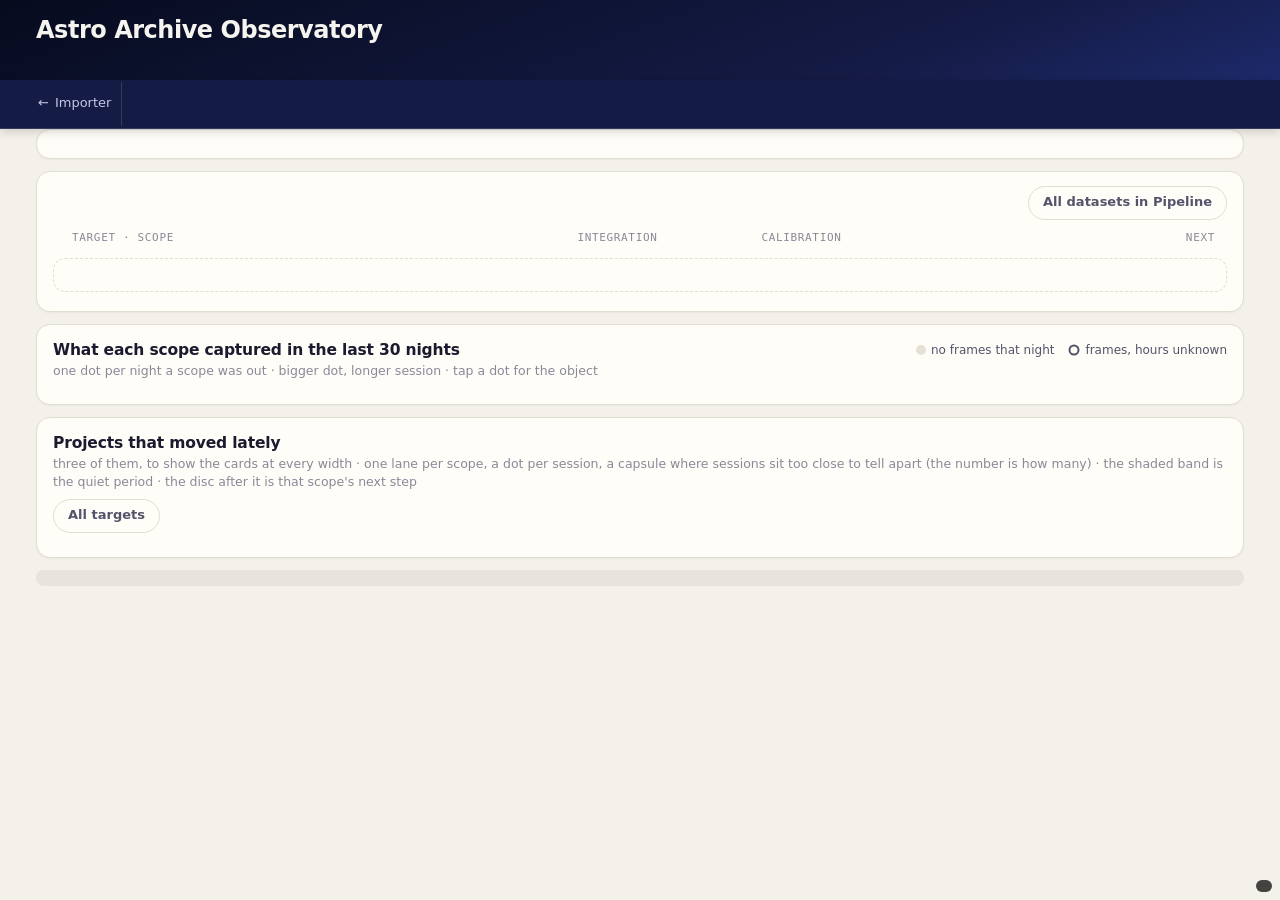
<file: docs/ux-observatory-16oct/R/layout/demo-layout.html>
<!DOCTYPE html>
<html lang="en">
<head>
<meta charset="utf-8">
<meta name="viewport" content="width=device-width, initial-scale=1">
<title>Observatory layout demo</title>
<style>
:root{
  --page:#f4f1ea; --card:#fffdf8; --card2:#f8f5ee; --line:#e3ddd0; --grid:#ece7dc;
  --ink:#1c1a2e; --ink2:#55536a; --muted:#8b8899; --wash:rgba(28,26,46,.06); --empty:#e6e1d6;
  --warn-bg:#fff0dc; --warn-ink:#9a4a12; --focus:#2a5bd7; --ok:#1d8a5a;
  --hdr1:#070b1e; --hdr2:#141b45; --hdr3:#1d2a6a; --hdr-ink:#f6f4ee; --hdr-ink2:#c3c8e6; --hdr-line:rgba(255,255,255,.14);
  --st-cap:#0891b2; --st-ready:#d97706; --st-prog:#6d28d9; --st-done:#15803d; --st-sample:#8a8f99;
  --tap:44px;
}
@media (prefers-color-scheme: dark){
  :root:not([data-theme="light"]){
    --page:#0d1125; --card:#161b33; --card2:#1c2240; --line:#2a3154; --grid:#232a4a;
    --ink:#f2f0ea; --ink2:#b7bbd0; --muted:#8188a8; --wash:rgba(255,255,255,.07); --empty:#2a3154;
    --warn-bg:#3a2a16; --warn-ink:#f4b36a; --focus:#7fb0ff; --ok:#5fd3a0;
  }
}
:root[data-theme="dark"]{
  --page:#0d1125; --card:#161b33; --card2:#1c2240; --line:#2a3154; --grid:#232a4a;
  --ink:#f2f0ea; --ink2:#b7bbd0; --muted:#8188a8; --wash:rgba(255,255,255,.07); --empty:#2a3154;
  --warn-bg:#3a2a16; --warn-ink:#f4b36a; --focus:#7fb0ff; --ok:#5fd3a0;
}
*{box-sizing:border-box;margin:0;padding:0;min-width:0}
html{color-scheme:light dark;overflow-y:auto;overflow-x:hidden}
body{background:var(--page);color:var(--ink);font:400 15px/1.45 system-ui,-apple-system,"Segoe UI",Roboto,sans-serif;-webkit-font-smoothing:antialiased}
.wrap{max-width:1240px;margin:0 auto;padding:0 16px}
button{font:inherit;color:inherit;background:none;border:none;cursor:pointer}
a{color:inherit}
:focus-visible{outline:2px solid var(--focus);outline-offset:2px;border-radius:4px}
svg{display:block;max-width:100%}
b{font-weight:650}
.sub{font-size:12.5px;color:var(--muted)}
h2{font-size:15.5px;font-weight:700;letter-spacing:-.01em}

/* ============ 1. header: compact, never more than ~190px on a phone ============ */
header.sky{background:linear-gradient(160deg,var(--hdr1) 0%,var(--hdr2) 70%,var(--hdr3) 100%);color:var(--hdr-ink);position:relative;overflow:hidden}
header.sky .stars{position:absolute;inset:0;width:100%;height:100%;pointer-events:none;opacity:.9}
header.sky .wrap{position:relative;padding-top:12px;padding-bottom:12px}
.mast{display:flex;justify-content:space-between;gap:8px 20px;align-items:baseline;flex-wrap:wrap}
.eyebrow{font-family:ui-monospace,Menlo,Consolas,monospace;font-size:11px;letter-spacing:.1em;text-transform:uppercase;color:var(--hdr-ink2);opacity:.85}
.fresh{display:flex;gap:6px 12px;align-items:center;flex-wrap:wrap;font-size:12.5px;color:var(--hdr-ink2)}
.fresh b{color:var(--hdr-ink);font-weight:600}
.fresh .okp{display:inline-flex;align-items:center;gap:5px;color:#8fe6bf}
.fresh .pend{display:inline-flex;align-items:center;gap:6px;color:#ffd89a;background:rgba(255,170,60,.16);border:1px solid rgba(255,190,90,.4);border-radius:999px;padding:1px 10px;font-weight:500}
.titlerow{display:flex;align-items:baseline;gap:6px 22px;flex-wrap:wrap;margin-top:4px}
h1{font-size:24px;font-weight:750;letter-spacing:-.02em;line-height:1.2;white-space:nowrap}
.hero{display:flex;align-items:baseline;gap:8px;flex-wrap:wrap;font-size:13.5px;color:var(--hdr-ink2)}
.hero b{font-size:30px;font-weight:780;letter-spacing:-.03em;line-height:1;color:var(--hdr-ink);text-shadow:0 0 18px rgba(127,176,255,.35)}
.hero span b{font-size:inherit;text-shadow:none;font-weight:650}
.share{display:grid;grid-template-columns:minmax(0,1fr);gap:6px;margin-top:8px}
.sharebar{display:flex;gap:3px;height:9px;border-radius:5px;max-width:560px}
.sharebar i{display:block;height:100%;border-radius:5px;box-shadow:0 0 6px currentColor;min-width:3px}
.sharekey{display:flex;gap:4px 14px;flex-wrap:wrap;font-size:12px;color:var(--hdr-ink2)}
.sharekey span{display:inline-flex;align-items:center;gap:5px;white-space:nowrap}
.sharekey b{color:var(--hdr-ink);font-weight:650}
.dot{display:inline-block;width:10px;height:10px;border-radius:50%;flex:none;box-shadow:0 0 5px currentColor}
@media (max-width:699px){
  header.sky .wrap{padding-top:10px;padding-bottom:10px}
  .eyebrow{display:none}
  .mast{order:3;margin-top:6px}
  .titlerow{display:block}
  h1{font-size:22px;white-space:normal}
  .hero{margin-top:2px;font-size:12.5px;gap:6px}
  .hero b{font-size:24px}
  .fresh{font-size:12px}
  .fresh .mac{display:none}          /* the Mac's date is detail: it lives on Data health on a phone */
  .sharekey{display:grid;grid-template-columns:1fr 1fr;gap:2px 10px;font-size:11.5px}
  header.sky .wrap{display:flex;flex-direction:column}
  .titlerow{order:1} .share{order:2}
}

/* ============ 2. nav: sticky, one row; compact under 900; a labelled View selector under 700 ============ */
.navbar{position:sticky;top:0;z-index:5;background:var(--hdr2);color:var(--hdr-ink);border-bottom:1px solid var(--hdr-line);box-shadow:0 2px 10px rgba(0,0,0,.18)}
.navin{display:flex;align-items:stretch;gap:4px;min-height:48px}
.back{display:inline-flex;align-items:center;justify-content:center;gap:6px;min-width:44px;min-height:44px;align-self:center;padding:0 10px 0 2px;font-size:13px;color:var(--hdr-ink2);text-decoration:none;white-space:nowrap;border-right:1px solid var(--hdr-line);margin-right:4px}
.back:hover{color:var(--hdr-ink)}
.back .long{display:inline}
nav.tabs{display:flex;flex-wrap:wrap;gap:0 2px;flex:1;min-width:0}
nav.tabs button{padding:0 12px;min-height:48px;font-size:13.5px;font-weight:500;color:var(--hdr-ink2);border-bottom:3px solid transparent;white-space:nowrap;display:inline-flex;align-items:center;gap:6px}
nav.tabs button:hover{color:var(--hdr-ink);background:var(--hdr-line)}
nav.tabs button[aria-selected="true"]{color:var(--hdr-ink);font-weight:650;border-bottom-color:#ffd166}
nav.tabs .n{display:inline-block;background:#ffd166;color:#3a2600;font-weight:700;border-radius:9px;padding:0 6px;font-size:11px;line-height:16px}
.viewsel{display:none;align-items:center;gap:10px;flex:1;font-size:14px;font-weight:600;color:var(--hdr-ink)}
.viewsel .selwrap{position:relative;flex:1}
.viewsel select{appearance:none;-webkit-appearance:none;width:100%;min-height:var(--tap);font:inherit;font-weight:600;color:var(--ink);background:var(--card);border:1px solid var(--line);border-radius:10px;padding:0 36px 0 12px}
.viewsel .selwrap::after{content:"";position:absolute;right:14px;top:50%;width:8px;height:8px;border-right:2px solid var(--ink2);border-bottom:2px solid var(--ink2);transform:translateY(-70%) rotate(45deg);pointer-events:none}
.asof{display:inline-flex;align-items:center;font-family:ui-monospace,Menlo,Consolas,monospace;font-size:11px;color:var(--hdr-ink2);white-space:nowrap;opacity:.8;padding-left:10px}
@media (max-width:1099px){ .asof{display:none} }
@media (max-width:899px){ nav.tabs button{padding:0 8px;font-size:13px} .back .long{display:none} .back{padding-right:8px} }
@media (max-width:699px){ nav.tabs{display:none} .viewsel{display:flex;padding:4px 0} .navin{min-height:52px;align-items:center} .cardhead .btn{display:none} }

/* ============ page ============ */
main{padding:14px 0 28px}
.card{background:var(--card);border:1px solid var(--line);border-radius:14px;padding:14px 16px;box-shadow:0 1px 2px rgba(28,26,46,.04)}
.card + .card{margin-top:12px}
.cardhead{display:flex;justify-content:space-between;align-items:baseline;gap:8px 12px;flex-wrap:wrap;margin-bottom:10px}
.btn{display:inline-flex;align-items:center;justify-content:center;gap:6px;font-size:13px;font-weight:600;color:var(--ink2);border:1px solid var(--line);border-radius:999px;padding:0 14px;min-height:34px;white-space:nowrap;background:var(--card)}
.btn:hover{color:var(--ink);background:var(--wash)}
.btn.wide{width:100%;border-style:dashed;border-radius:12px;justify-content:flex-start;margin-top:8px}
@media (max-width:699px){ .btn{min-height:var(--tap);font-size:14px} }

/* last night: a one-line-per-session strip */
.ln{display:grid;grid-template-columns:auto minmax(0,1fr);gap:4px 22px;align-items:center}
.ln .when{font-size:11.5px;color:var(--muted);text-transform:uppercase;letter-spacing:.08em;font-family:ui-monospace,Menlo,monospace;grid-column:1/-1}
.ln .date{font-size:24px;font-weight:780;letter-spacing:-.02em;line-height:1.1;white-space:nowrap}
.ln .date small{display:block;font-size:12.5px;font-weight:500;color:var(--ink2);letter-spacing:0;margin-top:2px}
.ln .ses{display:flex;flex-direction:column;gap:4px}
.ln .s{display:grid;grid-template-columns:14px auto minmax(0,1fr);gap:8px;align-items:center;font-size:14px;min-height:28px}
.ln .s .sc{font-weight:650;white-space:nowrap}
.ln .s .v{color:var(--ink2);overflow:hidden;text-overflow:ellipsis;white-space:nowrap}
.ln .s .v b{color:var(--ink)}
@media (max-width:699px){ .ln{grid-template-columns:1fr;gap:4px} .ln .date{font-size:21px} .ln .s{font-size:13.5px;align-items:start} .ln .s .v{white-space:normal;display:-webkit-box;-webkit-line-clamp:2;-webkit-box-orient:vertical} }
@media (min-width:700px) and (max-width:899px){ .ln .s .v{white-space:normal} }

/* ============ 3. the six-scope timeline ============ */
.lately{display:grid;grid-template-columns:168px minmax(0,1fr) 330px;grid-template-rows:repeat(var(--lanes),var(--laneH)) 16px;gap:0 14px;align-items:stretch}
.lately .nm,.lately .rt{display:flex;flex-direction:column;justify-content:center;border-bottom:1px solid var(--grid);min-width:0}
.lately .rt div{overflow:hidden;text-overflow:ellipsis}
.lately .nm{font-weight:650;font-size:13.5px}
.lately .nm button{display:flex;align-items:center;gap:8px;font:inherit;text-align:left;min-height:28px;padding:0 4px 0 0;border-radius:6px;color:var(--ink)}
.lately .nm button:hover{background:var(--wash)}
.lately .quiet .nm button{color:var(--muted)}
.lately .rt{font-size:12.5px;color:var(--ink2);line-height:1.3}
.lately .rt b{color:var(--ink)}
.lately .rt .q{color:var(--muted)}
.lately .strip{grid-column:2;grid-row:1 / span calc(var(--lanes) + 1);align-self:start}
.lately .strip svg{width:100%;height:auto}
.lately .axis{grid-column:2;display:flex;justify-content:space-between;font-size:11px;color:var(--muted);font-family:ui-monospace,Menlo,monospace;margin-top:3px}
.lately .axis span:last-child{text-align:right}
.lately.phone{grid-template-columns:minmax(0,1fr);grid-template-rows:none}
.lately.phone .strip{grid-column:1;grid-row:auto}
.lately.phone .axis{grid-column:1}
.lately.phone .list{display:flex;flex-direction:column;gap:4px;margin-top:8px;font-size:12.5px;color:var(--ink2)}
.lately.phone .list .r{display:flex;align-items:center;gap:7px;min-height:28px;flex-wrap:wrap}
.lately.phone .list .r b{color:var(--ink)}
.lately.phone .list .r .lt{color:var(--muted);flex-basis:100%;padding-left:17px;margin-top:-6px}
.lately.phone .list .qline{color:var(--muted);margin-top:4px;line-height:1.4}
@media (max-width:899px){
  .lately{grid-template-columns:230px minmax(0,1fr)}
  .lately .rt{display:none}
  .lately .nm{font-size:13px}
  .lately .nm small{display:block;font-weight:400;font-size:11.5px;color:var(--ink2);padding-left:18px;white-space:nowrap;overflow:hidden;text-overflow:ellipsis}
}
.key{display:flex;gap:14px;flex-wrap:wrap;font-size:12px;color:var(--ink2);align-items:center}
.key span{display:inline-flex;align-items:center;gap:5px}

/* ============ 4. queue ============ */
.qhead{display:grid;grid-template-columns:minmax(0,1.5fr) 170px minmax(0,1fr) 112px;gap:0 14px;padding:0 12px 4px 19px;font-size:11px;color:var(--muted);letter-spacing:.06em;text-transform:uppercase;font-family:ui-monospace,Menlo,monospace}
.qhead div:last-child{text-align:right}
.qrow{display:grid;grid-template-columns:minmax(0,1.5fr) 170px minmax(0,1fr) 112px;grid-template-areas:"nm in cal nx";gap:4px 14px;align-items:center;min-height:52px;padding:8px 12px 8px 14px;border:1px solid var(--line);border-left:5px solid var(--sc);border-radius:10px;background:var(--card2);margin-top:6px;cursor:pointer}
.qrow:hover{border-color:var(--muted);border-left-color:var(--sc)}
.qrow .nm{grid-area:nm}
.qrow .nm .t{font-weight:650;font-size:14px;line-height:1.25;overflow-wrap:anywhere;display:-webkit-box;-webkit-line-clamp:2;-webkit-box-orient:vertical;overflow:hidden}
.qrow .nm .sc{display:flex;align-items:center;gap:6px;font-size:12.5px;color:var(--ink2);margin-top:2px}
.qrow .in{grid-area:in;line-height:1.2}
.qrow .in b{font-size:15px}
.qrow .in small{display:block;font-size:11.5px;color:var(--muted);margin-top:2px}
.qrow .cal{grid-area:cal;display:flex;align-items:flex-start;gap:6px;font-size:12.5px;line-height:1.3}
.qrow .cal .g{display:inline-flex;align-items:center;justify-content:center;width:16px;height:16px;border-radius:50%;font-size:10px;font-weight:700;color:#fff;flex:none;margin-top:1px}
.qrow .cal .g.ok{background:var(--st-done)} .qrow .cal .g.warn{background:var(--st-ready)} .qrow .cal .g.none{background:transparent;color:var(--muted);border:1.5px solid var(--muted)}
.qrow .cal small{display:block;color:var(--muted);font-size:11.5px}
.qrow .nx{grid-area:nx;justify-self:end}
.pill{display:inline-flex;align-items:center;gap:6px;border-radius:999px;padding:0 11px 0 8px;min-height:30px;font-size:12.5px;font-weight:650;color:#fff;white-space:nowrap}
.pill.cap{background:var(--st-cap)} .pill.ready{background:var(--st-ready)} .pill.prog{background:var(--st-prog)} .pill.done{background:var(--st-done)} .pill.sample{background:var(--st-sample)}
.pill.soft{color:inherit;background:var(--wash);border:1px solid var(--line);font-weight:600}
@media (max-width:899px){
  .qhead{display:none}
  .qrow{grid-template-columns:minmax(0,1fr) auto;grid-template-areas:"nm nx" "in in" "cal cal";gap:4px 12px}
  .qrow .in b,.qrow .in small{display:inline} .qrow .in small{margin-left:6px} .qrow .in small+small::before{content:'· '}
}
@media (max-width:699px){ .qrow{padding:10px 12px 10px 14px} .qrow .pill{min-height:44px;font-size:13.5px;padding:0 14px 0 10px} }

/* ============ 5. project cards ============ */
.pgrid{display:grid;grid-template-columns:repeat(auto-fill,minmax(min(340px,100%),1fr));gap:12px}
.proj{border:1px solid var(--line);border-radius:14px;padding:12px 14px;background:var(--card2);cursor:pointer;display:flex;flex-direction:column;gap:8px}
.proj:hover{border-color:var(--muted)}
.proj .head{display:grid;grid-template-columns:64px minmax(0,1fr);gap:12px;align-items:center}
.proj .t{font-weight:700;font-size:14.5px;line-height:1.25;display:-webkit-box;-webkit-line-clamp:2;-webkit-box-orient:vertical;overflow:hidden;overflow-wrap:anywhere}
.proj .ty{font-size:12px;color:var(--muted);white-space:nowrap;overflow:hidden;text-overflow:ellipsis}
.proj .hl{font-size:12.5px;color:var(--ink2);margin-top:2px}
.proj .hl b{color:var(--ink)}
.proj .tl svg{width:100%;height:auto}
.proj .mix{font-size:12px;color:var(--ink2);display:flex;gap:6px;flex-wrap:wrap;align-items:center}
.proj .flag{display:flex;gap:6px;align-items:flex-start;font-size:12px;color:var(--warn-ink);line-height:1.3}
.proj .flag svg{flex:none;margin-top:1px}
.ringwrap{position:relative}
.ringwrap .c{position:absolute;inset:0;display:flex;flex-direction:column;align-items:center;justify-content:center;line-height:1.05}
.ringwrap .c b{font-size:14px;font-weight:750;letter-spacing:-.02em}
.ringwrap .c small{font-size:9.5px;color:var(--muted)}
svg.tlsvg text{font-family:ui-monospace,Menlo,monospace;font-size:10px;fill:var(--muted)}
svg.tlsvg .lane-lbl{font-family:system-ui,sans-serif;font-size:11px;font-weight:600;fill:var(--ink)}
svg.tlsvg .cnt{font-family:system-ui,sans-serif;font-size:9.5px;font-weight:700;fill:#fff}
svg.tlsvg .bg{font-family:system-ui,sans-serif;font-size:11px;font-weight:700;fill:#fff}
.badge{display:inline-flex;align-items:center;gap:5px;border-radius:999px;padding:1px 9px 1px 6px;font-size:12px;font-weight:650;color:#fff;white-space:nowrap;line-height:1.5}
.badge.cap{background:var(--st-cap)} .badge.ready{background:var(--st-ready)} .badge.prog{background:var(--st-prog)} .badge.done{background:var(--st-done)} .badge.sample{background:var(--st-sample)}

footer{padding:14px 0 30px;font-size:12px;color:var(--muted);line-height:1.6;font-family:ui-monospace,Menlo,monospace}
#tip{position:fixed;z-index:9;pointer-events:none;background:var(--ink);color:var(--page);font-size:12px;line-height:1.4;padding:6px 9px;border-radius:7px;max-width:280px;white-space:pre-line;display:none;box-shadow:0 4px 14px rgba(0,0,0,.25)}
#ruler{position:fixed;right:8px;bottom:8px;z-index:9;background:rgba(0,0,0,.72);color:#fff;font:600 11px/1 ui-monospace,Menlo,monospace;padding:6px 8px;border-radius:6px;pointer-events:none}
.note{font-size:12.5px;color:var(--ink2);background:var(--wash);border-radius:10px;padding:8px 12px;margin-top:12px;line-height:1.45}
.note b{color:var(--ink)}
</style>
</head>
<body>
<div id="ruler"></div>
<header class="sky">
  <svg class="stars" id="stars" aria-hidden="true"></svg>
  <div class="wrap">
    <div class="mast"><div class="eyebrow" id="eyebrow"></div><div class="fresh" id="fresh"></div></div>
    <div class="titlerow"><h1>Astro Archive Observatory</h1><div class="hero"><b id="heroH"></b><span id="heroL"></span></div></div>
    <div class="share"><div class="sharebar" id="sharebar"></div><div class="sharekey" id="sharekey"></div></div>
  </div>
</header>
<div class="navbar"><div class="wrap navin">
  <a class="back" href="#" title="Back to the importer's panel"><span aria-hidden="true">&#8592;</span><span class="long">Importer</span></a>
  <nav class="tabs" role="tablist" id="tabs"></nav>
  <label class="viewsel"><span>View</span><span class="selwrap"><select id="viewsel" aria-label="View"></select></span></label>
  <span class="asof" id="asof"></span>
</div></div>

<main class="wrap">
  <div class="card ln" id="lastnight"></div>

  <div class="card" id="queue">
    <div class="cardhead"><div><h2 id="qTitle"></h2><div class="sub" id="qSub"></div></div><button class="btn">All datasets in Pipeline</button></div>
    <div class="qhead"><div>Target · scope</div><div>Integration</div><div>Calibration</div><div>Next</div></div>
    <div id="qList"></div>
    <button class="btn wide" id="qMore"></button>
  </div>

  <div class="card" id="latelyCard">
    <div class="cardhead"><div><h2>What each scope captured in the last 30 nights</h2><div class="sub">one dot per night a scope was out · bigger dot, longer session · tap a dot for the object</div></div>
      <div class="key"><span><i class="dot" style="background:var(--empty);box-shadow:none"></i>no frames that night</span><span><svg width="12" height="12" viewBox="0 0 12 12"><circle cx="6" cy="6" r="4.5" fill="none" stroke="currentColor" stroke-width="2"/></svg>frames, hours unknown</span></div></div>
    <div id="lately"></div>
  </div>

  <div class="card" id="projects">
    <div class="cardhead"><div><h2>Projects that moved lately</h2><div class="sub">three of them, to show the cards at every width · one lane per scope, a dot per session, a capsule where sessions sit too close to tell apart (the number is how many) · the shaded band is the quiet period · the disc after it is that scope's next step</div></div><button class="btn">All targets</button></div>
    <div class="pgrid" id="pgrid"></div>
  </div>

  <div class="note" id="howto"></div>
</main>
<footer class="wrap" id="foot"></footer>
<div id="tip" role="tooltip"></div>
<script>
const D = __DATASET__;
/* ---------- scopes: contract colour, contract order ---------- */
const SC=(D.scopes||[]).map(s=>({...s,short:String(s.camera).replace(/^(Seestar|Askar)\s+/,"")}));
const BY=Object.fromEntries(SC.map(s=>[s.camera,s]));
const col=c=>(BY[c]&&BY[c].colour)||"#8a8a8a", short=c=>(BY[c]&&BY[c].short)||c, lab=c=>short(c).replace(/^Starfront S50 Pro$/,"Starfront");
const scopeOrder=ps=>ps.slice().sort((a,b)=>SC.findIndex(s=>s.camera===a.camera)-SC.findIndex(s=>s.camera===b.camera));
const DAY=864e5, d2=s=>new Date(s+"T00:00:00Z"), ASOF=d2(D.asOfNight), QUIET=D.quietPeriodDays||14;
const MON=["Jan","Feb","Mar","Apr","May","Jun","Jul","Aug","Sep","Oct","Nov","Dec"], DOW=["Sunday","Monday","Tuesday","Wednesday","Thursday","Friday","Saturday"];
const fmtD=s=>{if(!s)return"—";const d=d2(s);return d.getUTCDate()+" "+MON[d.getUTCMonth()]+" "+d.getUTCFullYear();};
const fmtDS=s=>{const d=d2(s);return d.getUTCDate()+" "+MON[d.getUTCMonth()];};
const ago=s=>Math.round((ASOF-d2(s))/DAY);
const agoTxt=s=>{const n=ago(s);return n===0?"last night":n===1?"the night before last":n+" nights ago";};
const fmtI=n=>Number(n||0).toLocaleString("en-GB");
const fmtH=h=>(Math.round(h*10)/10).toLocaleString("en-GB",{minimumFractionDigits:1,maximumFractionDigits:1})+" h";
const nts=n=>n+" night"+(n===1?"":"s");
const el=(t,c,txt)=>{const e=document.createElement(t);if(c)e.className=c;if(txt!=null)e.textContent=txt;return e;};
const svgEl=(t,a)=>{const e=document.createElementNS("http://www.w3.org/2000/svg",t);for(const k in(a||{}))e.setAttribute(k,a[k]);return e;};
const unknownHours=p=>(!p.hours||p.hours===0)&&p.lights>0;
const MAXSES=Math.max(1,...D.sessions.map(s=>s.hours||0));
const ST={capturing:{word:"Still capturing",verb:"Keep capturing",g:"◔",cls:"cap",v:"var(--st-cap)"},ready_to_process:{word:"To process",verb:"Process it",g:"▶",cls:"ready",v:"var(--st-ready)"},in_progress:{word:"In progress",verb:"Finish it",g:"◑",cls:"prog",v:"var(--st-prog)"},done:{word:"Done",verb:"Done",g:"✓",cls:"done",v:"var(--st-done)"},sample:{word:"Sample",verb:"Decide",g:"○",cls:"sample",v:"var(--st-sample)"}};
const isSample=p=>p.hours>0&&p.hours<1.0&&p.nights<=1&&p.status!=="capturing"&&p.status!=="done";
const stKey=p=>isSample(p)?"sample":p.status;
const mode=()=>matchMedia("(max-width:699px)").matches?"phone":matchMedia("(max-width:899px)").matches?"tablet":"desk";
const dot=(cam,sz)=>{const d=el("i","dot");d.style.background=col(cam);d.style.color=col(cam);if(sz){d.style.width=d.style.height=sz+"px";}return d;};
const badge=k=>{const b=el("span","badge "+ST[k].cls);b.append(el("span",null,ST[k].g),document.createTextNode(ST[k].word));return b;};

/* ---------- tooltip: hover on a desktop, tap on a phone ---------- */
const tip=document.getElementById("tip");
function showTip(t,x,y){tip.textContent=t.getAttribute("data-tip");tip.style.display="block";const w=tip.offsetWidth,h=tip.offsetHeight;let px=x+12,py=y+14;if(px+w>innerWidth-8)px=Math.max(8,x-w-10);if(py+h>innerHeight-8)py=y-h-10;tip.style.left=px+"px";tip.style.top=py+"px";}
document.addEventListener("mousemove",e=>{const t=e.target.closest&&e.target.closest("[data-tip]");if(!t){tip.style.display="none";return;}showTip(t,e.clientX,e.clientY);});
document.addEventListener("click",e=>{const t=e.target.closest&&e.target.closest("[data-tip]");if(!t){tip.style.display="none";return;}showTip(t,e.clientX,e.clientY);});

/* ---------- stars ---------- */
(function(){const s=document.getElementById("stars");s.setAttribute("viewBox","0 0 1440 200");s.setAttribute("preserveAspectRatio","xMidYMid slice");let z=7;const rnd=()=>{z=(z*16807)%2147483647;return z/2147483647;};for(let i=0;i<120;i++){const r=rnd();s.append(svgEl("circle",{cx:rnd()*1440,cy:rnd()*200,r:r<.85?0.8:r<.97?1.4:2.2,fill:"#fff",opacity:(0.25+rnd()*0.6).toFixed(2)}));}})();

/* ---------- 1. header ---------- */
document.getElementById("eyebrow").textContent=D.machine||"";
document.getElementById("heroH").textContent=fmtH(D.totals.hours);
document.getElementById("heroL").innerHTML="of light frames · <b>"+fmtI(D.totals.lights)+"</b> frames · <b>"+D.totals.targets+"</b> targets · <b>"+D.totals.nights+"</b> nights · <b>"+SC.length+"</b> scopes";
(function(){const sb=document.getElementById("sharebar"),sk=document.getElementById("sharekey");const tot=SC.reduce((a,s)=>a+s.hours,0);
  for(const s of SC){const i=el("i");i.style.width=(s.hours/tot*100)+"%";i.style.background=s.colour;i.style.color=s.colour;i.setAttribute("data-tip",s.camera+" · "+fmtH(s.hours)+" · "+Math.round(s.hours/tot*100)+"% of all hours");sb.append(i);
    const k=el("span");k.append(dot(s.camera));const kt=el("span");kt.innerHTML=s.short+" <b>"+fmtH(s.hours)+"</b>";k.append(kt);sk.append(k);}})();
(function(){const f=document.getElementById("fresh");const snap=(D.sourceNote||"").match(/ledger snapshot of ([^)]*)\)/);
  const t=el("span");t.innerHTML="Built <b>"+D.generatedAt+"</b>"+(snap?"<span class=mac> · the Mac's record is from "+snap[1]+"</span>":"");f.append(t);
  const pend=D.pending;
  if(pend&&pend.files){const b=el("span","pend");b.textContent="⚠ "+fmtI(pend.files)+" files on the camera not yet imported"+(pend.targets?" · "+pend.targets+" targets":"");f.append(b);}
  else{const b=el("span","okp");b.textContent="✓ nothing waiting on a camera";b.setAttribute("data-tip","When the importer knows frames still sit on a camera, this line says how many, and the queues say they are not counted yet.");f.append(b);}
})();
document.getElementById("asof").textContent="worked out "+D.generatedAt;

/* ---------- 2. nav ---------- */
const nWarn=(D.health||[]).filter(h=>h.severity==="warn").length;
const VIEWS=[["overview","Overview"],["targets","Targets"],["pipeline","Pipeline"],["nights","Nights"],["sky","Sky"],["footprints","Footprints"],["equipment","Equipment"],["health","Data health",nWarn]];
const tabs=document.getElementById("tabs"),vs=document.getElementById("viewsel");
for(const [id,lab,n] of VIEWS){const b=el("button",null,lab);b.setAttribute("role","tab");b.dataset.id=id;b.setAttribute("aria-selected",id==="overview");if(n){b.append(el("span","n",n));}b.addEventListener("click",()=>go(id));tabs.append(b);
  const o=el("option",null,lab+(n?" · "+n+" to check":""));o.value=id;vs.append(o);}
vs.addEventListener("change",()=>go(vs.value));
function go(id){for(const b of tabs.children)b.setAttribute("aria-selected",b.dataset.id===id);vs.value=id;}

/* ---------- last night ---------- */
(function(){const V=document.getElementById("lastnight");const latest=D.sessions.map(s=>s.night).sort().pop();if(!latest)return;
  const ses=scopeOrder(D.sessions.filter(s=>s.night===latest));const tot=ses.reduce((a,s)=>a+s.hours,0);const nsc=new Set(ses.map(s=>s.camera)).size;
  V.append(el("div","when",ago(latest)===0?"Last night out":"Last time out · "+agoTxt(latest)));
  const d=el("div","date");d.textContent=fmtD(latest);const sm=el("small");sm.textContent=DOW[d2(latest).getUTCDay()]+" · "+fmtH(tot)+" over "+ses.length+" session"+(ses.length===1?"":"s")+" · "+nsc+" scope"+(nsc===1?"":"s");d.append(sm);V.append(d);
  const list=el("div","ses");for(const s of ses){const r=el("div","s");r.append(dot(s.camera,14));r.append(el("span","sc",short(s.camera)));const v=el("span","v");const unk=!s.hours&&s.frames>0;v.innerHTML="<b>"+s.target+"</b> · "+(unk?"<b>hours unknown</b> · ":"<b>"+fmtH(s.hours)+"</b> · ")+fmtI(s.frames)+" frames";r.append(v);list.append(r);}V.append(list);})();

/* ---------- 4. queue ---------- */
(function(){const all=[];for(const t of D.targets)for(const p of t.programmes)all.push({t,p});
  const ready=all.filter(x=>x.p.status==="ready_to_process"&&!isSample(x.p)).sort((a,b)=>b.p.hours-a.p.hours);
  const samples=all.filter(x=>x.p.status==="ready_to_process"&&isSample(x.p));
  document.getElementById("qTitle").innerHTML="Process next · <span style='color:var(--ink2);font-weight:500'>"+ready.length+" datasets</span>";
  document.getElementById("qSub").textContent="no new frames for "+QUIET+" nights and nothing started · biggest first"+(samples.length?" · "+samples.length+" sample"+(samples.length===1?"":"s")+" kept out":"");
  const L=document.getElementById("qList");const N=()=>mode()==="phone"?3:6;let open=false;
  function row(x){const {t,p}=x;const r=el("div","qrow");r.style.setProperty("--sc",col(p.camera));
    const nm=el("div","nm");nm.append(el("div","t",t.name));const sc=el("div","sc");sc.append(dot(p.camera),el("span",null,short(p.camera)));nm.append(sc);r.append(nm);
    const inn=el("div","in");const unk=unknownHours(p);inn.innerHTML=(unk?"<b>hours unknown</b>":"<b>"+fmtH(p.hours)+"</b>")+"<small>"+nts(p.nights)+" · "+fmtI(p.lights)+" frames</small><small>quiet for "+nts(ago(p.lastNight))+"</small>";r.append(inn);
    const cal=el("div","cal");const c=p.calibration||{};let g,txt,sub;
    if(c.applies===false){g="none";txt="Not needed";sub="Seestar handles its own";}else if(!c.missing||!c.missing.length){g="ok";txt="Complete";sub="darks and flats linked";}else{g="warn";txt="Missing "+c.missing.join(" and ");sub="none linked to these lights";}
    const gi=el("span","g "+g,g==="ok"?"✓":g==="warn"?"△":"–");cal.append(gi);const ct=el("span");ct.innerHTML="<b>"+txt+"</b><small>"+sub+"</small>";cal.append(ct);r.append(cal);
    const nx=el("div","nx");const pl=el("span","pill "+ST[p.status].cls);pl.append(el("span",null,ST[p.status].g),document.createTextNode(ST[p.status].verb));nx.append(pl);r.append(nx);
    r.setAttribute("data-tip",(p.evidence||""));return r;}
  function paint(){L.replaceChildren();for(const x of (open?ready:ready.slice(0,N())))L.append(row(x));document.getElementById("qMore").textContent=open?"show the top "+N():"+ "+(ready.length-N())+" more · show all "+ready.length;}
  document.getElementById("qMore").addEventListener("click",()=>{open=!open;paint();});paint();window.addEventListener("resize",()=>{if(!open)paint();});})();

/* ---------- timeline: lanes, a dot per session, capsules where dots would overlap ---------- */
function timeline(lanes,N,o){
  o=o||{};const W=o.width||600,laneH=o.laneH||22,labW=o.labelW||0,top=o.months?15:0,axisH=o.axisDates?16:4;
  const x0=labW+(labW?6:4),x1=W-(o.badge?30:6),H=top+lanes.length*laneH+axisH;
  const s=svgEl("svg",{viewBox:"0 0 "+W+" "+H,width:W,height:H,role:"img",class:"tlsvg",preserveAspectRatio:"xMinYMin meet","aria-label":"sessions over the last "+N+" nights"});
  const dayW=(x1-x0)/N,X=i=>x0+i*dayW+dayW/2,start=new Date(ASOF-(N-1)*DAY),idx=iso=>Math.round((d2(iso)-start)/DAY);
  const maxR=o.maxR||Math.min(9,laneH/2-2.5),minR=4;const rad=z=>minR+(maxR-minR)*Math.sqrt(Math.min(1,(z.hours||0)/MAXSES));
  const qx=X(N-QUIET)-dayW/2;s.append(svgEl("rect",{x:qx,y:Math.max(0,top-2),width:x1-qx+2,height:lanes.length*laneH+(top?4:0),fill:"var(--wash)",rx:4}));
  if(o.months){let lastEnd=-999;for(let i=0;i<N;i++){const d=new Date(start.getTime()+i*DAY);if(d.getUTCDate()!==1)continue;const x=X(i)-dayW/2;s.append(svgEl("line",{x1:x,y1:top-2,x2:x,y2:H-axisH,stroke:"var(--grid)","stroke-width":1}));
      const txt=MON[d.getUTCMonth()]+(d.getUTCMonth()===0?" "+String(d.getUTCFullYear()).slice(2):"");if(x+3<lastEnd+8)continue;lastEnd=x+3+txt.length*6.2;const t=svgEl("text",{x:x+3,y:10});t.textContent=txt;s.append(t);}}
  lanes.forEach((ln,li)=>{const cy=top+li*laneH+laneH/2;
    s.append(svgEl("line",{x1:x0,y1:cy,x2:x1,y2:cy,stroke:"var(--grid)","stroke-width":1}));
    if(o.emptyDots){for(let i=0;i<N;i++)s.append(svgEl("circle",{cx:X(i),cy,r:Math.min(2.2,dayW/4),fill:"var(--empty)"}));}
    if(labW){const t=svgEl("text",{x:labW,y:cy+4,"text-anchor":"end",class:"lane-lbl"});t.textContent=ln.label;if(ln.quiet)t.setAttribute("fill","var(--muted)");s.append(t);}
    const pts=ln.sessions.map(z=>({i:idx(z.night),z})).filter(p=>p.i>=0&&p.i<N).sort((a,b)=>a.i-b.i);const earlier=ln.sessions.filter(z=>idx(z.night)<0).length;
    const groups=[];for(const p of pts){const r=rad(p.z),x=X(p.i);const g=groups[groups.length-1];if(g&&x-r<g.x2+1.5){g.pts.push(p);g.x2=x+r;g.r=Math.max(g.r,r);}else groups.push({pts:[p],x1:x-r,x2:x+r,r});}
    for(const g of groups){const cam=g.pts[0].z.camera;const c=col(cam);const unk=g.pts.every(p=>!p.z.hours&&p.z.frames>0);
      const tipTxt=g.pts.length===1?fmtD(g.pts[0].z.night)+" · "+short(cam)+"\n"+(ln.showTarget?g.pts[0].z.target+"\n":"")+(unk?fmtI(g.pts[0].z.frames)+" frames, hours unknown":fmtH(g.pts[0].z.hours)+" · "+fmtI(g.pts[0].z.frames)+" frames")
        :g.pts.length+" sessions, "+fmtDS(g.pts[0].z.night)+" to "+fmtD(g.pts[g.pts.length-1].z.night)+" · "+short(cam)+"\n"+fmtH(g.pts.reduce((a,p)=>a+(p.z.hours||0),0))+" · "+fmtI(g.pts.reduce((a,p)=>a+p.z.frames,0))+" frames";
      let m;if(g.pts.length===1){m=svgEl("circle",{cx:(g.x1+g.x2)/2,cy,r:g.r,fill:unk?"var(--card)":c,stroke:unk?c:"var(--card)","stroke-width":unk?2:1.5});}
      else{m=svgEl("g");const w=g.x2-g.x1;m.append(svgEl("rect",{x:g.x1,y:cy-g.r,width:w,height:2*g.r,rx:g.r,fill:unk?"var(--card)":c,stroke:unk?c:"var(--card)","stroke-width":unk?2:1.5}));if(w>=22&&g.r>=5){const t=svgEl("text",{x:(g.x1+g.x2)/2,y:cy+3.4,"text-anchor":"middle",class:"cnt"});if(unk)t.setAttribute("fill",c);t.textContent=g.pts.length;m.append(t);}}
      m.setAttribute("data-tip",tipTxt);s.append(m);}
    if(earlier){const g=svgEl("g");const t=svgEl("text",{x:x0+2,y:cy+3.5});t.textContent="‹"+earlier;t.setAttribute("font-weight","600");g.append(t);g.setAttribute("data-tip",earlier+" earlier session"+(earlier===1?"":"s")+", before this window");s.append(g);}
    if(o.badge&&ln.state){const k=ln.state;const g=svgEl("g",{transform:"translate("+(x1+16)+" "+cy+")"});g.append(svgEl("circle",{r:9,fill:ST[k].v}));const t=svgEl("text",{x:0,y:4,"text-anchor":"middle",class:"bg"});t.textContent=ST[k].g;g.append(t);g.setAttribute("data-tip",ST[k].word+(ln.readyOn?" · ready from "+fmtDS(ln.readyOn):""));s.append(g);}
  });
  if(o.axisDates){const y=H-3;const put=(i,txt,anchor)=>{const t=svgEl("text",{x:X(i),y,"text-anchor":anchor});t.textContent=txt;s.append(t);};put(0,fmtDS(new Date(start).toISOString().slice(0,10)),"start");if(x1-x0>420)put(Math.floor(N/2),fmtDS(new Date(start.getTime()+Math.floor(N/2)*DAY).toISOString().slice(0,10)),"middle");put(N-1,(x1-x0>420?fmtDS(D.asOfNight)+" · ":"")+"last night","end");}
  return s;
}

/* ---------- 3. the six-scope strip, three layouts ---------- */
const N30=30;const nightsBack=Array.from({length:N30},(_,i)=>new Date(ASOF-(N30-1-i)*DAY).toISOString().slice(0,10));
function renderLately(){const box=document.getElementById("lately");box.replaceChildren();const m=mode();
  const rows=SC.map(s=>{const r=D.sessions.filter(z=>z.camera===s.camera&&nightsBack.includes(z.night));const hrs=r.reduce((a,z)=>a+z.hours,0),nights=new Set(r.map(z=>z.night)).size;const last=r.slice().sort((a,b)=>b.night>a.night?1:-1)[0];return {s,r,hrs,nights,last,quiet:r.length===0};});
  const L=el("div","lately"+(m==="phone"?" phone":""));L.style.setProperty("--lanes",SC.length);
  const stripW=m==="phone"?Math.max(300,box.clientWidth):m==="tablet"?Math.max(300,box.clientWidth-244):Math.max(300,box.clientWidth-168-330-28);
  const laneH=m==="phone"?22:m==="tablet"?46:40;L.style.setProperty("--laneH",laneH+"px");
  const svg=timeline(rows.map(x=>({label:lab(x.s.camera),quiet:x.quiet,sessions:x.r,showTarget:true})),N30,{width:stripW,laneH,labelW:m==="phone"?62:0,emptyDots:true,axisDates:true,maxR:m==="phone"?8:12});
  if(m==="phone"){const st=el("div","strip");st.append(svg);L.append(st);
    const list=el("div","list");for(const x of rows.filter(x=>!x.quiet)){const r=el("div","r");r.append(dot(x.s.camera));const b=el("b",null,x.s.short);r.append(b);const t=el("span");t.innerHTML=fmtH(x.hrs)+" over "+nts(x.nights);r.append(t);const lt=el("span","lt","latest: "+x.last.target+", "+fmtDS(x.last.night)+(x.last.hours?" · "+fmtH(x.last.hours):" · "+fmtI(x.last.frames)+" frames"));r.append(lt);list.append(r);}
    const q=rows.filter(x=>x.quiet);if(q.length){list.append(el("div","qline","Quiet for 30 nights: "+q.map(x=>x.s.short+" (last out "+fmtDS(x.s.last)+", "+ago(x.s.last)+" nights ago)").join(" · ")));}
    L.append(list);}
  else{rows.forEach((x,i)=>{const nm=el("div","nm"+(x.quiet?" quiet":""));const b=el("button");b.append(dot(x.s.camera),document.createTextNode(x.s.camera));b.setAttribute("data-tip","see "+x.s.short+"'s targets");nm.append(b);
      if(m==="tablet"){nm.append(el("small",null,x.quiet?"nothing in 30 nights · last out "+fmtDS(x.s.last):fmtH(x.hrs)+" over "+nts(x.nights)+" · "+x.last.target));}
      nm.style.gridRow=i+1;nm.style.gridColumn=1;L.append(nm);
      if(m==="desk"){const rt=el("div","rt");rt.style.gridRow=i+1;rt.style.gridColumn=3;const rd=el("div");if(x.quiet)rd.innerHTML="<span class=q>nothing in 30 nights</span> · last out <b>"+fmtD(x.s.last)+"</b>, "+agoTxt(x.s.last);else rd.innerHTML="<b>"+fmtH(x.hrs)+"</b> over <b>"+nts(x.nights)+"</b><br>latest: "+x.last.target+", "+fmtDS(x.last.night)+(x.last.hours?" · "+fmtH(x.last.hours):" · "+fmtI(x.last.frames)+" frames");rt.append(rd);L.append(rt);}});
    const st=el("div","strip");st.append(svg);L.append(st);}
  box.append(L);}

/* ---------- 5. project cards ---------- */
function ring(progs,size,label){const R=size/2,w=Math.max(7,size*0.16),r=R-w/2;const wrap=el("div","ringwrap");wrap.style.width=wrap.style.height=size+"px";
  const s=svgEl("svg",{viewBox:"0 0 "+size+" "+size,width:size,height:size,role:"img"});const known=progs.filter(p=>!unknownHours(p)),unk=progs.filter(unknownHours);const total=known.reduce((a,p)=>a+p.hours,0);
  const circ=2*Math.PI*r,gapU=progs.length>1?(2.5/circ)*100:0;let start=0;const parts=total>0?known.map(p=>({p,share:p.hours/total*(unk.length?0.85:1)})):[];if(unk.length)parts.push(...unk.map(p=>({p,share:(total>0?0.15:1)/unk.length,unknown:true})));
  s.append(svgEl("circle",{cx:R,cy:R,r,fill:"none",stroke:"var(--empty)","stroke-width":w}));
  for(const q of parts){const len=Math.max(0,q.share*100-gapU);const c=svgEl("circle",{cx:R,cy:R,r,fill:"none",stroke:col(q.p.camera),"stroke-width":w,pathLength:100,"stroke-dasharray":len+" "+(100-len),"stroke-dashoffset":-start,transform:"rotate(-90 "+R+" "+R+")"});if(q.unknown){c.setAttribute("stroke-dasharray","2 2");c.setAttribute("opacity",".7");}c.setAttribute("data-tip",short(q.p.camera)+(q.unknown?" · hours unknown · "+fmtI(q.p.lights)+" frames":" · "+fmtH(q.p.hours)+" · "+nts(q.p.nights)));s.append(c);start+=q.share*100;}
  wrap.append(s);if(label){const c=el("div","c");c.append(el("b",total>0?fmtH(total).replace(" h",""):"?"),el("small",total>0?"hours":"hours?"));wrap.append(c);}return wrap;}
function describe(t){const parts=[];if(t.type)parts.push(t.type);if(t.constellation)parts.push("in "+t.constellation);if(t.mosaic)parts.push("mosaic");return parts.length?parts.join(" · "):"type not recorded";}
function projCard(t){const c=el("div","proj");const progs=scopeOrder(t.programmes);
  const head=el("div","head");head.append(ring(progs,64,true));const txt=el("div");txt.append(el("div","t",t.name),el("div","ty",describe(t)));
  const hl=el("div","hl");const unkAll=progs.every(unknownHours);hl.innerHTML=(unkAll?"<b>hours unknown</b> · "+fmtI(t.lights)+" frames":"<b>"+fmtH(t.hours)+"</b> · "+fmtI(t.lights)+" frames")+" · "+nts(t.nights)+" · last "+fmtDS(t.lastNight);txt.append(hl);head.append(txt);c.append(head);
  const tl=el("div","tl");c.append(tl);
  const mix=el("div","mix");const cnt={};for(const p of progs)cnt[stKey(p)]=(cnt[stKey(p)]||0)+1;for(const [k,v] of Object.entries(cnt)){const b=badge(k);if(v>1)b.append(document.createTextNode(" ×"+v));mix.append(b);}if(progs.length>1)mix.append(el("span",null,"· "+progs.length+" scopes, "+(Object.keys(cnt).length>1?"mixed stages":"same stage")));c.append(mix);
  if(progs.some(p=>/other Askar/i.test(p.evidence||""))){const f=el("div","flag");f.innerHTML="<span>⚠</span><span>One master sits in the shared Askar folder: it may belong to the other Askar. Check before you count it.</span>";c.append(f);}
  if(progs.some(unknownHours)){const u=el("div","flag");u.style.color="var(--ink2)";u.innerHTML="<span>?</span><span>Hollow dots and a dashed ring: exposure not recorded, so hours are unknown (not zero).</span>";c.append(u);}
  c.draw=()=>{const W=Math.max(240,Math.floor(c.clientWidth-30));const N=Math.min(365,Math.max(90,ago(t.firstNight)+8));const lanes=progs.map(p=>({label:lab(p.camera),sessions:D.sessions.filter(z=>z.target===t.name&&z.camera===p.camera),state:stKey(p),readyOn:p.readyOn}));tl.replaceChildren(timeline(lanes,N,{width:W,laneH:mode()==="phone"?20:19,labelW:62,months:true,badge:true}));};
  return c;}
const CARDS=[];
(function(){const g=document.getElementById("pgrid");for(const w of ["Andromeda Galaxy","Milky Way Core","Triangulum Galaxy"]){const t=D.targets.find(t=>t.name.startsWith(w));if(!t)continue;const c=projCard(t);CARDS.push(c);g.append(c);}})();

/* ---------- paint and repaint on resize (the SVGs are drawn at their real width, so text never scales) ---------- */
function paintAll(){renderLately();for(const c of CARDS)c.draw();document.getElementById("ruler").textContent=innerWidth+" px · "+({phone:"phone layout (<700)",tablet:"tablet layout (700–899)",desk:"desktop layout (≥900)"}[mode()]);}
let rt;window.addEventListener("resize",()=>{clearTimeout(rt);rt=setTimeout(paintAll,120);});
paintAll();
document.getElementById("howto").innerHTML="<b>How this page sits inside the importer's panel:</b> the panel opens it as a page of its own (the ← Importer link on the left of the bar goes back), not in a frame inside the panel's page, so there is one scrollbar and the bar above stays put while you scroll. Under 700 px the tabs become the <b>View</b> selector in the same bar; between 700 and 900 the tabs tighten and may wrap, never clip. Every button here is at least 44 px tall on a phone.";
document.getElementById("foot").textContent=D.sourceNote||"";
</script>
</body>
</html>
</file>
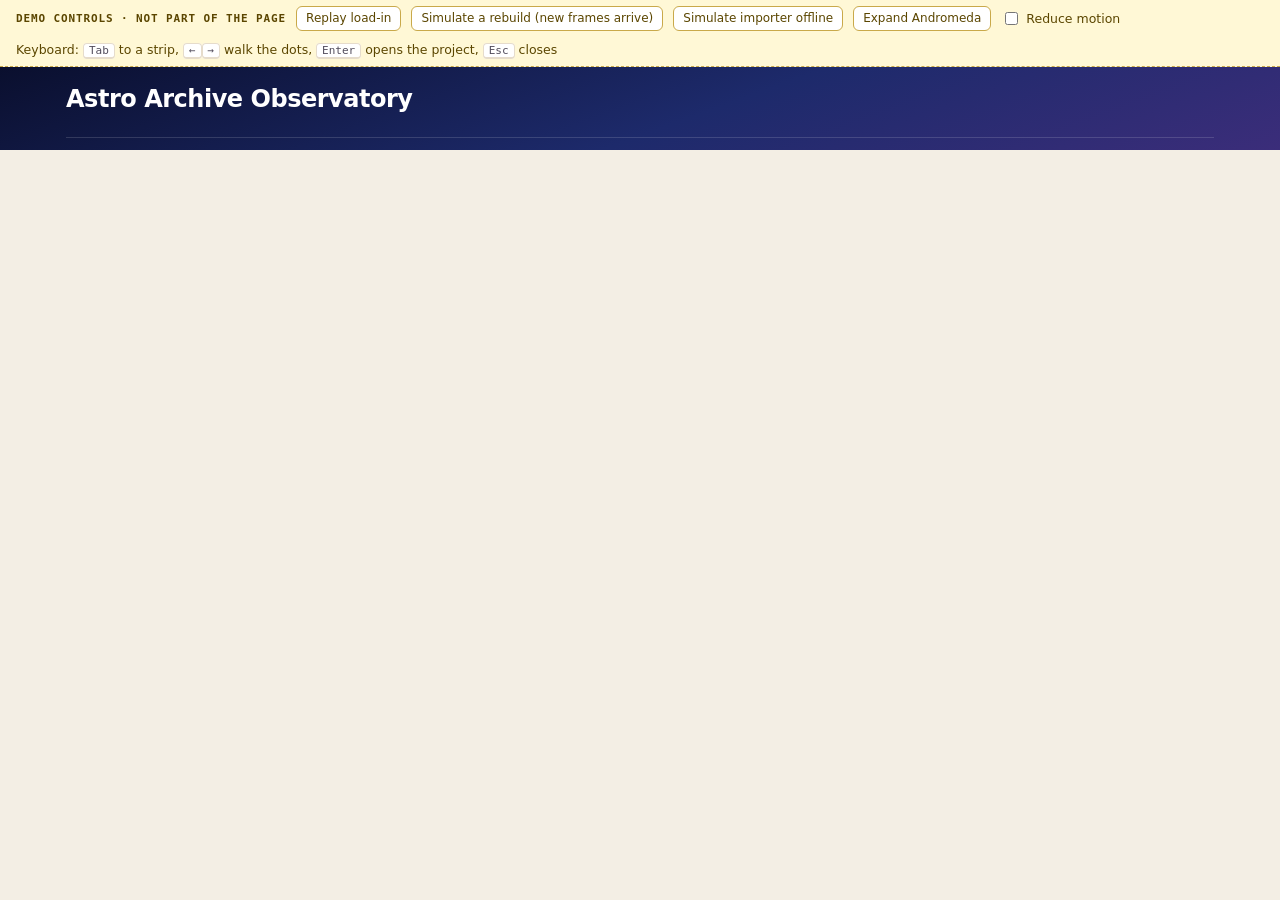
<file: docs/ux-observatory-16oct/R/motion/demo-motion.html>
<!doctype html>
<html lang="en">
<head>
<meta charset="utf-8">
<meta name="viewport" content="width=device-width, initial-scale=1">
<title>Astro Archive Observatory · motion demo</title>
<style>
/* =====================================================================
   MOTION TOKENS: every duration and easing on the page lives here.
   Reduced motion (the OS setting, or the demo toggle) rewrites them:
   movement goes to 0 ms, fades stay short, nothing loops.
   ===================================================================== */
:root{
  --dur-micro:120ms;   /* hover colour, lift, press                     */
  --dur-short:200ms;   /* tooltip fade, chip state, number swap         */
  --dur-base:320ms;    /* dots moving, crossfade, row collapse          */
  --dur-long:480ms;    /* card expand, ring draw                         */
  --dur-reveal:600ms;  /* load-in of a block                             */
  --dur-pop:360ms;     /* a dot arriving                                 */
  --dur-fade:200ms;    /* opacity-only changes: kept under reduced motion */
  --dur-stars:900ms;   /* the star field fading up behind the header       */
  --sweep:420ms;       /* dots drawing in left to right across a strip   */
  --stagger:70ms;      /* between blocks on load                         */
  --ease-out:cubic-bezier(.2,.7,.2,1);      /* arriving                  */
  --ease-in:cubic-bezier(.4,0,1,1);         /* leaving                   */
  --ease-move:cubic-bezier(.65,0,.35,1);    /* moving from A to B        */
  --ease-spring:cubic-bezier(.34,1.35,.5,1);/* a dot popping in (slight overshoot) */
  --lift:-1px;
  --loop:1;            /* 0 under reduced motion: no looping pulse       */
  --rscale:1;          /* multiplies every delay; 0 under reduced motion */

  --bg:#f3eee4; --card:#fffdf8; --card2:#f8f4ec; --line:#e6dccb; --grid:#ece5d8; --ink:#1b1a24; --ink2:#524d5c; --ink3:#857f8f;
  --wash:rgba(27,26,36,.05); --wash2:rgba(27,26,36,.09); --empty:#e4ddd0;
  --sky1:#0a0f2e; --sky2:#1d2a6b; --sky3:#3b2d7a;
  --st-cap:#0891b2; --st-todo:#d97706; --st-prog:#6d28d9; --st-done:#15803d; --st-none:#8a8f99; --st-warn:#b91c1c;
  --cap-bg:#dff3f8; --todo-bg:#fdeed2; --prog-bg:#ece3fb; --done-bg:#dcf2e3; --warn-bg:#fde5e5;
  --focus:#2a5bd7; --ok:#1d8a5a; --led:#22b573; --led-amber:#e09a1a; --led-red:#d04040;
  --mono:ui-monospace,SFMono-Regular,Menlo,Consolas,monospace;
}
@media (prefers-reduced-motion: reduce){
  :root:not([data-motion="full"]){ --dur-micro:0ms; --dur-short:0ms; --dur-base:0ms; --dur-long:0ms; --dur-reveal:0ms; --dur-pop:0ms; --sweep:0ms; --stagger:0ms; --lift:0px; --loop:0; --dur-fade:120ms; --rscale:0; --dur-stars:120ms; }
}
:root[data-motion="reduce"]{ --dur-micro:0ms; --dur-short:0ms; --dur-base:0ms; --dur-long:0ms; --dur-reveal:0ms; --dur-pop:0ms; --sweep:0ms; --stagger:0ms; --lift:0px; --loop:0; --dur-fade:120ms; --rscale:0; --dur-stars:120ms; }

*{box-sizing:border-box}
html,body{margin:0;background:var(--bg);color:var(--ink);font:14px/1.45 system-ui,-apple-system,"Segoe UI",Roboto,Helvetica,Arial,sans-serif;-webkit-font-smoothing:antialiased}
body{padding-bottom:60px}
.wrap{max-width:1180px;margin:0 auto;padding:0 16px}
button{font:inherit;color:inherit;cursor:pointer;background:none;border:0;padding:0}
b{font-weight:650}
svg{display:block}
.mono{font-family:var(--mono);font-size:12px}
.muted{color:var(--ink3)}

/* one focus style for everything, including SVG marks */
:focus{outline:none}
:focus-visible{outline:2px solid var(--focus);outline-offset:2px;border-radius:6px}
svg [tabindex]:focus-visible{outline:none}
svg g.dot:focus-visible circle.c, svg g.dot.cur circle.c{stroke:var(--ink);stroke-width:2.5;transform:scale(1.25)}
.strip:focus-visible{outline:2px solid var(--focus);outline-offset:3px;border-radius:8px}

/* ---------- DEMO CONTROLS (not part of the page) ---------- */
.demobar{position:sticky;top:0;z-index:60;background:#fff8d6;border-bottom:1px dashed #c9a94a;color:#5b4600;font-size:12.5px;padding:6px 16px;display:flex;gap:10px;align-items:center;flex-wrap:wrap}
.demobar b{font-family:var(--mono);font-size:11px;letter-spacing:.08em;text-transform:uppercase}
.demobar button{border:1px solid #c9a94a;background:#fff;border-radius:6px;padding:3px 9px;font-size:12px}
.demobar button:hover{background:#fff3b8}
.demobar label{display:inline-flex;gap:5px;align-items:center}
.demobar .sp{flex:1}

/* ---------- header ---------- */
.sky{position:relative;background:linear-gradient(160deg,var(--sky1) 0%,var(--sky2) 55%,var(--sky3) 100%);color:#fff;overflow:hidden}
.sky svg.stars{position:absolute;inset:0;width:100%;height:100%;pointer-events:none;opacity:0;animation:fadein var(--dur-stars) var(--ease-out) calc(200ms*var(--rscale)) both}
.sky .wrap{position:relative;padding-top:16px}
.mast{display:flex;justify-content:space-between;align-items:flex-start;gap:20px;flex-wrap:wrap}
.eyebrow{font-family:var(--mono);font-size:11px;letter-spacing:.1em;text-transform:uppercase;color:#b9c3ff}
h1{font-size:24px;font-weight:750;letter-spacing:-.02em;line-height:1.2;margin:2px 0 0}
.hero{display:flex;align-items:baseline;gap:10px;flex-wrap:wrap;margin-top:10px}
.hero .big{font-size:46px;font-weight:800;letter-spacing:-.03em;line-height:1;font-variant-numeric:tabular-nums;text-shadow:0 0 24px rgba(127,176,255,.35)}
.hero .lbl{font-size:13.5px;color:#c9d0f5}
.hero .lbl b{color:#fff;font-variant-numeric:tabular-nums}
.sharebar{display:flex;gap:3px;height:10px;margin-top:10px;max-width:560px}
.sharebar i{display:block;height:100%;border-radius:5px;transform-origin:left center;animation:growx var(--dur-reveal) var(--ease-out) both;animation-delay:calc((260ms + var(--i)*60ms)*var(--rscale));transition:filter var(--dur-micro)}
.sharebar i:hover{filter:brightness(1.15)}
.sharekey{display:flex;gap:12px;flex-wrap:wrap;margin-top:8px;font-size:12px;color:#c9d0f5}
.sharekey span{display:inline-flex;align-items:center;gap:5px}
.sharekey b{color:#fff;font-variant-numeric:tabular-nums}
.fresh{display:flex;gap:10px;align-items:center;flex-wrap:wrap;font-size:12.5px;color:#c9d0f5;margin-top:12px}
.fresh b{color:#fff}
.live{display:inline-flex;align-items:center;gap:7px;border:1px solid rgba(255,255,255,.18);border-radius:999px;padding:3px 11px 3px 8px;background:rgba(255,255,255,.06);transition:background var(--dur-short),border-color var(--dur-short)}
.live .led{width:8px;height:8px;border-radius:50%;background:var(--led);box-shadow:0 0 0 0 rgba(34,181,115,.6);flex:none}
.live[data-state="stale"] .led{background:var(--led-amber)}
.live[data-state="offline"] .led{background:var(--led-red)}
.live[data-state="rebuilding"]{background:rgba(255,212,138,.14);border-color:rgba(255,212,138,.45)}
.live[data-state="rebuilding"] .led{background:#ffd48a;animation:pulse 1.2s ease-in-out infinite;animation-play-state:running}
:root[data-motion="reduce"] .live[data-state="rebuilding"] .led{animation:none;box-shadow:0 0 0 3px rgba(255,212,138,.45)}
@media (prefers-reduced-motion: reduce){ :root:not([data-motion="full"]) .live[data-state="rebuilding"] .led{animation:none;box-shadow:0 0 0 3px rgba(255,212,138,.45)} }
.live[data-state="updated"]{background:rgba(34,181,115,.16);border-color:rgba(34,181,115,.5)}
.live .age{font-variant-numeric:tabular-nums}
@keyframes pulse{0%{box-shadow:0 0 0 0 rgba(255,212,138,.7)}70%{box-shadow:0 0 0 7px rgba(255,212,138,0)}100%{box-shadow:0 0 0 0 rgba(255,212,138,0)}}
.navrow{display:flex;justify-content:space-between;align-items:flex-end;gap:12px;margin-top:12px;border-top:1px solid rgba(255,255,255,.14);padding-top:2px}
nav.tabs{display:flex;gap:2px;overflow-x:auto;scrollbar-width:none;position:relative}
nav.tabs::-webkit-scrollbar{display:none}
nav.tabs button{padding:9px 12px 10px;font-size:13.5px;font-weight:500;color:#c9d0f5;border-bottom:2px solid transparent;white-space:nowrap;border-radius:6px 6px 0 0;transition:color var(--dur-micro),background var(--dur-micro)}
nav.tabs button:hover{color:#fff;background:rgba(255,255,255,.08)}
nav.tabs button[aria-selected="true"]{color:#fff;font-weight:650}
nav.tabs button .n{display:inline-block;background:#ffd48a;color:#3a2600;font-weight:700;border-radius:9px;padding:0 6px;font-size:11px;margin-left:5px;font-variant-numeric:tabular-nums;transition:transform var(--dur-short) var(--ease-spring)}
nav.tabs .ink{position:absolute;bottom:0;height:2px;background:#ffd48a;border-radius:1px;transition:left var(--dur-base) var(--ease-move),width var(--dur-base) var(--ease-move)}
.asof{font-family:var(--mono);font-size:11px;color:#9aa3d8;padding-bottom:10px;white-space:nowrap}

/* ---------- load-in ---------- */
@keyframes rise{from{opacity:0;transform:translateY(10px)}to{opacity:1;transform:none}}
@keyframes fadein{from{opacity:0}to{opacity:1}}
@keyframes growx{from{transform:scaleX(0)}to{transform:scaleX(1)}}
@keyframes pop{from{transform:scale(0)}to{transform:scale(1)}}
.reveal{animation:rise var(--dur-reveal) var(--ease-out) both;animation-delay:calc(var(--block-delay,0ms)*var(--rscale))}
.mast>div{animation:rise var(--dur-reveal) var(--ease-out) both}
.mast>div:nth-child(2){animation-delay:calc(120ms*var(--rscale))}

/* ---------- main, views, crossfade ---------- */
main{padding:16px 0 20px}
section.view{display:none}
section.view.on{display:block}
section.view.leaving{opacity:0;transition:opacity var(--dur-fade) var(--ease-in)}
section.view.entering{opacity:0;transform:translateY(6px)}
section.view.entered{opacity:1;transform:none;transition:opacity var(--dur-fade) var(--ease-out),transform var(--dur-base) var(--ease-out)}
main.busy{opacity:.72;transition:opacity var(--dur-base)}
.card{background:var(--card);border:1px solid var(--line);border-radius:14px;padding:16px 18px;box-shadow:0 1px 2px rgba(28,26,46,.04)}
.card + .card, .card + .attn, .attn + .card{margin-top:14px}
h2{font-size:15.5px;font-weight:700;letter-spacing:-.01em;margin:0}
.sub{font-size:12.5px;color:var(--ink3)}
.cardhead{display:flex;justify-content:space-between;align-items:baseline;gap:10px;flex-wrap:wrap;margin-bottom:12px}
.count{display:inline-block;min-width:22px;text-align:center;background:var(--todo-bg);color:var(--st-todo);border-radius:999px;font-size:12px;padding:1px 7px;margin-left:6px;font-variant-numeric:tabular-nums;transition:transform var(--dur-short) var(--ease-spring)}
.count.tick{transform:scale(1.25)}
.count.zero{background:var(--done-bg);color:var(--st-done)}

/* a number that just changed on a live refresh: a wash that fades */
@keyframes wash{0%{background-color:rgba(255,212,138,.55)}100%{background-color:transparent}}
.changed{animation:wash 1400ms ease-out both;border-radius:4px;box-shadow:0 0 0 3px transparent}
.sky .changed{animation-name:washsky}
@keyframes washsky{0%{text-shadow:0 0 18px rgba(255,212,138,.9)}100%{text-shadow:0 0 24px rgba(127,176,255,.35)}}

/* ---------- last night ---------- */
.lastnight{display:grid;grid-template-columns:auto 1fr;gap:4px 22px;align-items:center;background:linear-gradient(135deg,var(--card) 0%,var(--card2) 100%)}
.lastnight .when{font-size:12px;color:var(--ink3);text-transform:uppercase;letter-spacing:.08em;font-family:var(--mono);grid-column:1/-1}
.lastnight .date{font-size:30px;font-weight:780;letter-spacing:-.025em;line-height:1.05;white-space:nowrap}
.lastnight .date small{display:block;font-size:12.5px;font-weight:500;color:var(--ink2);letter-spacing:0;margin-top:4px}
.lastnight .ses{display:flex;flex-direction:column;gap:6px}
.lastnight .s{display:flex;align-items:center;gap:10px;font-size:14px;flex-wrap:wrap;border-radius:8px;padding:3px 6px;margin:-3px -6px;transition:background var(--dur-micro)}
.lastnight .s:hover{background:var(--wash)}
.lastnight .s .bigdot{width:16px;height:16px;border-radius:50%;flex:none;box-shadow:0 0 0 3px var(--card),0 0 10px currentColor}
.lastnight .s .v{color:var(--ink2)} .lastnight .s .v b{color:var(--ink)}
.swap{transition:opacity var(--dur-fade)} .swap.out{opacity:0}
@media (max-width:700px){ .lastnight{grid-template-columns:1fr} .attn .row{grid-template-columns:auto 1fr} .attn .btn{grid-column:1/-1;justify-self:start} .demobar .kh{display:none} .asof{display:none} }

/* ---------- needs attention ---------- */
.attn{display:flex;flex-direction:column;gap:6px;margin:14px 0}
.attn .row{display:grid;grid-template-columns:auto 1fr auto;gap:12px;align-items:center;background:#fff7ea;border:1px solid #f1d9a8;border-radius:12px;padding:9px 14px;overflow:hidden;transition:height var(--dur-base) var(--ease-in),opacity var(--dur-base) var(--ease-in),margin var(--dur-base) var(--ease-in),padding var(--dur-base) var(--ease-in),transform var(--dur-base) var(--ease-in)}
.attn .row.info{background:var(--card);border-color:var(--line)}
.attn .row.gone{opacity:0;transform:translateX(12px);height:0 !important;padding-top:0;padding-bottom:0;margin-top:-6px;border-width:0}
.attn .n{font-size:22px;font-weight:800;font-variant-numeric:tabular-nums;min-width:64px;line-height:1;color:var(--st-todo)}
.attn .row.info .n{color:var(--ink3)}
.attn .n small{display:block;font-size:11px;color:var(--ink3);font-weight:500;margin-top:2px}
.attn .w b{display:block} .attn .w span{color:var(--ink2);font-size:12.5px}
.btn{border:1.5px solid var(--st-todo);color:var(--st-todo);background:#fff;border-radius:8px;padding:5px 10px;font-size:12.5px;font-weight:700;white-space:nowrap;transition:background var(--dur-micro),transform var(--dur-micro),box-shadow var(--dur-micro)}
.btn:hover{background:var(--todo-bg);transform:translateY(var(--lift));box-shadow:0 2px 6px rgba(217,119,6,.18)}
.btn:active{transform:translateY(0) scale(.97);transition-duration:60ms}
.attn .row.info .btn{border-color:var(--line);color:var(--ink3);font-weight:500}
.attn .row.info .btn:hover{background:var(--wash);box-shadow:none}
.attn .empty{display:flex;gap:8px;align-items:center;color:var(--ok);font-weight:600;padding:8px 14px;animation:rise var(--dur-base) var(--ease-out) both}

/* ---------- scope strips ---------- */
.seg{display:inline-flex;border:1px solid var(--line);border-radius:999px;padding:2px;background:var(--card2);gap:2px}
.seg button{white-space:nowrap;border-radius:999px;padding:3px 11px;font-size:12.5px;color:var(--ink2);transition:background var(--dur-short),color var(--dur-short),box-shadow var(--dur-short)}
.seg button:hover{color:var(--ink);background:var(--wash)}
.seg button[aria-checked="true"]{background:var(--ink);color:#fff;box-shadow:0 1px 2px rgba(0,0,0,.2)}
.seg button:focus-visible{outline-offset:-2px;outline-color:#fff}
.lately{display:grid;grid-template-columns:160px minmax(0,1fr) 330px;gap:6px 14px;align-items:center}
.lately .nm button{display:flex;align-items:center;gap:9px;font-weight:650;font-size:13.5px;color:var(--ink);white-space:nowrap;border-radius:6px;padding:2px 6px;margin-left:-6px;transition:background var(--dur-micro)}
.lately .nm button:hover{background:var(--wash)}
.lately .quiet .nm button{color:var(--ink3)}
.lately .strip{width:100%;height:36px;overflow:visible}
.lately .rt{font-size:12.5px;color:var(--ink2);line-height:1.35;min-height:2.7em}
.lately .rt b{color:var(--ink);font-variant-numeric:tabular-nums}
.lately .rt .qt{color:var(--ink3)}
.lately .axis{grid-column:2;display:flex;justify-content:space-between;font-size:11px;color:var(--ink3);font-family:var(--mono);margin-top:-4px}
.lately .sep{grid-column:1/-1;height:1px;background:var(--grid)}
@media (max-width:900px){ .lately{grid-template-columns:minmax(0,1fr);gap:2px} .lately .axis{grid-column:1} .lately .sep{margin:6px 0} }
.dot{display:inline-block;width:11px;height:11px;border-radius:50%;flex:none;box-shadow:0 0 0 1px rgba(0,0,0,.08) inset}
.dot.big{width:14px;height:14px}

/* SVG dots: g.dot carries position (moves), g.pop carries the arrival, circle.c carries hover/focus */
svg g.dot{transition:transform var(--dur-base) var(--ease-move),opacity var(--dur-base) var(--ease-in);cursor:pointer}
svg g.dot.out{opacity:0}
svg g.dot.out circle.c{transform:scale(.3)}
svg g.pop{transform-box:fill-box;transform-origin:center;animation:pop var(--dur-pop) var(--ease-spring) both;animation-delay:calc((var(--block-delay,0ms) + 200ms + var(--k,0)*var(--sweep))*var(--rscale))}
svg.still g.pop{animation:none}
svg .band.still{transition:none}
svg g.dot.in g.pop{animation:none}
svg g.dot.in circle.c{transform:scale(0)}
svg circle.c{transform-box:fill-box;transform-origin:center;transition:transform var(--dur-micro) var(--ease-out),stroke var(--dur-micro),r var(--dur-base) var(--ease-move)}
svg g.dot:hover circle.c{transform:scale(1.25);stroke:var(--ink)}
svg circle.hit{fill:transparent}
svg .band{fill:#1d2a6b;opacity:.08;transform-box:fill-box;transform-origin:left center;transition:transform var(--dur-base) var(--ease-move)}
svg .bg{transition:opacity var(--dur-fade)} svg .bg.out{opacity:0}
svg .lane-lbl{font:600 11px system-ui,sans-serif;fill:var(--ink)}
.axis span{transition:opacity var(--dur-fade)} .axis.out span{opacity:0}

/* ---------- badges ---------- */
.pill{display:inline-flex;align-items:center;gap:5px;padding:2px 9px 2px 7px;border-radius:999px;font-size:12px;font-weight:700;white-space:nowrap;line-height:1.4;color:#fff}
.pill .g{font-size:11px;width:12px;text-align:center}
.pill.cap{background:var(--st-cap)} .pill.todo{background:var(--st-todo)} .pill.prog{background:var(--st-prog)} .pill.done{background:var(--st-done)} .pill.none{background:#ece9e3;color:var(--ink2)}
.pill.soft{font-weight:600} .pill.soft.cap{background:var(--cap-bg);color:var(--st-cap)} .pill.soft.todo{background:var(--todo-bg);color:var(--st-todo)} .pill.soft.prog{background:var(--prog-bg);color:var(--st-prog)} .pill.soft.done{background:var(--done-bg);color:var(--st-done)}
.ind{display:inline-flex;align-items:center;gap:5px;font-size:11.5px;color:var(--ink2);white-space:nowrap}
.ind .g{display:inline-flex;align-items:center;justify-content:center;width:15px;height:15px;border-radius:50%;font-size:9px;font-weight:700;color:#fff;flex:none}
.ind .g.cap{background:var(--st-cap)} .ind .g.todo{background:var(--st-todo)} .ind .g.prog{background:var(--st-prog)} .ind .g.done{background:var(--st-done)} .ind .g.none{background:#fff;color:var(--st-none);border:1.5px solid var(--st-none)}

/* ---------- project cards ---------- */
.pgrid{display:grid;grid-template-columns:repeat(auto-fill,minmax(min(340px,100%),1fr));gap:12px;align-items:start}
.proj{border:1px solid var(--line);border-radius:14px;background:var(--card2);overflow:hidden;transition:border-color var(--dur-micro),box-shadow var(--dur-micro),transform var(--dur-micro),background var(--dur-short)}
.proj:hover{border-color:var(--ink3);box-shadow:0 4px 14px rgba(28,26,46,.08);transform:translateY(var(--lift))}
.proj.open{border-color:var(--ink2);box-shadow:0 6px 20px rgba(28,26,46,.10);background:var(--card)}
.proj .head{display:grid;grid-template-columns:72px 1fr 22px;gap:12px;align-items:center;width:100%;text-align:left;padding:12px 14px;border-radius:14px}
.proj .head:focus-visible{outline-offset:-3px}
.proj .t{font-weight:700;font-size:14.5px;line-height:1.25}
.proj .ty{font-size:12px;color:var(--ink3)}
.proj .hl{font-size:12.5px;color:var(--ink2);margin-top:3px} .proj .hl b{color:var(--ink);font-variant-numeric:tabular-nums}
.proj .mix{display:flex;gap:4px;flex-wrap:wrap;margin-top:6px}
.proj .chev{width:22px;height:22px;color:var(--ink3);transition:transform var(--dur-base) var(--ease-move),color var(--dur-micro)}
.proj.open .chev{transform:rotate(180deg);color:var(--ink)}
.proj .mini{padding:0 14px 12px}
.lanebox{width:100%;height:30px} .lanebox svg{width:100%;height:30px;overflow:visible}
/* the expanded project: a full-width panel under the card's row, so the other cards never jump */
.panel{grid-column:1/-1;height:0;overflow:hidden;transition:height var(--dur-long) var(--ease-out);margin-top:-4px}
.panel.auto{height:auto;overflow:visible}
.panelin{background:var(--card);border:1px solid var(--ink2);border-left:6px solid var(--pc,var(--ink2));border-radius:14px;padding:10px 16px 14px;opacity:0;transform:translateY(-6px);transition:opacity var(--dur-base) var(--ease-out) 60ms,transform var(--dur-base) var(--ease-out) 60ms}
.panel.open .panelin{opacity:1;transform:none}
.panel .ph{display:flex;justify-content:space-between;align-items:baseline;gap:10px;flex-wrap:wrap;margin-bottom:4px}
.panel .ph b{font-size:15px}
.lanes{display:grid;grid-template-columns:150px 120px minmax(220px,1fr) 330px 128px;gap:0 12px;align-items:center}
.lanes .hd{font-size:10.5px;text-transform:uppercase;letter-spacing:.05em;color:var(--ink3);font-weight:700;padding:4px 0;border-bottom:1px solid var(--line)}
.lanes .cell{padding:8px 0;border-bottom:1px solid var(--grid);min-width:0}
.lanes .cell.sc{display:flex;align-items:center;gap:7px;font-weight:650;font-size:13px;border-left:4px solid var(--sc);padding-left:8px}
.lanes .cell.sc small{display:block;font-weight:400;color:var(--ink3);font-size:11px}
.lanes .cell.num{font-variant-numeric:tabular-nums} .lanes .cell.num small{display:block;color:var(--ink3);font-size:11px}
.lanes .cell.ind3{display:grid;grid-template-columns:1fr 1fr 1fr;gap:6px}
.lanes .cell.ind3 .ind{white-space:normal;align-items:flex-start}
.lanes .cell.lane svg.strip{width:100%}
.lanes .axisrow{grid-column:3;transition:opacity var(--dur-fade)} .lanes .axisrow.out{opacity:0} .lanes .axisrow{display:flex;justify-content:space-between;font-size:10.5px;color:var(--ink3);font-family:var(--mono);padding-top:4px}
.lanes .qlabel{grid-column:4/-1;font-size:11px;color:var(--ink3);padding-top:4px}
@media (max-width:900px){ .lanes{grid-template-columns:1fr 1fr;gap:4px 10px} .lanes .hd{display:none} .lanes .cell{border-bottom:0;padding:3px 0} .lanes .cell.sc{grid-column:1/-1;padding-top:10px;border-top:1px solid var(--line)} .lanes .cell.lane,.lanes .cell.ind3,.lanes .cell.next,.lanes .axisrow,.lanes .qlabel{grid-column:1/-1} .lanes .cell.ind3{grid-template-columns:1fr} }
.proj .note,.panel .note{display:grid;grid-template-columns:auto 1fr;gap:10px;align-items:start;margin:10px 0 4px;padding:9px 12px;border-radius:10px;background:var(--warn-bg);border:1px solid #f1c0c0;font-size:12.5px;color:var(--ink2)}
.proj .note b,.panel .note b{color:var(--st-warn)}
.q{display:inline-flex;align-items:center;justify-content:center;width:18px;height:18px;border-radius:50%;border:1.5px solid var(--st-warn);color:var(--st-warn);font-size:11px;font-weight:700;background:#fff;flex:none}
.panel .why{margin:10px 0 0;color:var(--ink3);font-size:12px} .panel .why b{color:var(--ink2)}
.proj.open .head{background:var(--wash)}
.ringwrap{position:relative;width:72px;height:72px}
.ringwrap .c{position:absolute;inset:0;display:flex;flex-direction:column;align-items:center;justify-content:center;line-height:1.05}
.ringwrap .c b{font-size:15px;font-weight:750;letter-spacing:-.02em;font-variant-numeric:tabular-nums} .ringwrap .c small{font-size:10px;color:var(--ink3)}
.ringwrap circle.segm{transition:stroke-dasharray var(--dur-long) var(--ease-out);transition-delay:calc((var(--block-delay,0ms) + 240ms + var(--j,0)*140ms)*var(--rscale))}
.ringwrap circle.segm.pre{stroke-dasharray:0 100 !important}
.more{font-size:12.5px;color:var(--ink2);border:1px dashed var(--line);border-radius:12px;padding:7px 11px;width:100%;text-align:left;transition:background var(--dur-micro),color var(--dur-micro),border-color var(--dur-micro);margin-top:12px}
.more:hover{background:var(--wash);color:var(--ink);border-color:var(--ink3)}
.hid{display:none !important}

/* ---------- tooltip ---------- */
#tt{position:fixed;z-index:70;pointer-events:none;background:#1f1d2b;color:#f4f2ec;border-radius:8px;padding:7px 10px;font-size:12.5px;line-height:1.4;max-width:300px;box-shadow:0 6px 20px rgba(0,0,0,.28);opacity:0;transform:translateY(4px);transition:opacity var(--dur-short) var(--ease-out),transform var(--dur-short) var(--ease-out);visibility:hidden}
#tt.show{opacity:1;transform:none;visibility:visible}
#tt.below{transform:translateY(-4px)} #tt.below.show{transform:none}
#tt::after{content:"";position:absolute;left:var(--ax,50%);bottom:-5px;width:10px;height:10px;background:#1f1d2b;transform:translateX(-50%) rotate(45deg);border-radius:1px}
#tt.below::after{bottom:auto;top:-5px}
#tt .tt-t{font-weight:650;margin-bottom:3px;color:#fff}
#tt .row{display:flex;align-items:center;gap:7px;color:#c9c5d8;margin-top:1px}
#tt .row b{color:#fff;font-weight:600;font-variant-numeric:tabular-nums;margin-left:auto}
#tt .lk{display:inline-block;width:12px;height:3px;border-radius:2px;flex:none}
#tt .hint{margin-top:4px;color:#9a95ad;font-size:11px}

/* ---------- toast ---------- */
#toast{position:fixed;left:50%;bottom:22px;transform:translate(-50%,16px);z-index:65;background:#1f1d2b;color:#f4f2ec;border-radius:12px;padding:10px 14px;font-size:13px;display:flex;gap:12px;align-items:center;box-shadow:0 10px 30px rgba(0,0,0,.3);opacity:0;visibility:hidden;transition:opacity var(--dur-base) var(--ease-out),transform var(--dur-base) var(--ease-out),visibility 0s var(--dur-base);max-width:min(92vw,560px)}
#toast.show{opacity:1;transform:translate(-50%,0);visibility:visible;transition-delay:0s}
#toast .led{width:8px;height:8px;border-radius:50%;background:var(--led);flex:none}
#toast button{color:#ffd48a;font-weight:700;border-radius:6px;padding:2px 6px;transition:background var(--dur-micro)}
#toast button:hover{background:rgba(255,255,255,.1)}
#toast .x{color:#9a95ad;font-weight:400;margin-left:-4px}

/* ---------- data health ---------- */
.health .it{display:grid;grid-template-columns:auto 1fr;gap:10px;padding:8px 0;border-bottom:1px solid var(--grid);font-size:13px}
.health .it:last-child{border-bottom:0}
.health .sv{font-size:11px;font-weight:700;text-transform:uppercase;letter-spacing:.06em;color:var(--st-todo);padding-top:3px;width:48px}
.health .it.info .sv{color:var(--ink3)}
.health .it span{color:var(--ink2);display:block;font-size:12.5px}
footer{color:var(--ink3);font-size:11.5px;font-family:var(--mono);margin-top:18px;line-height:1.6}
.kbd{font-family:var(--mono);font-size:11px;border:1px solid var(--line);border-bottom-width:2px;border-radius:4px;padding:0 5px;background:#fff;color:var(--ink2)}
.keys{font-size:12px;color:var(--ink3);margin-top:10px;display:flex;gap:14px;flex-wrap:wrap}
</style>
</head>
<body>

<div class="demobar" id="demobar">
  <b>Demo controls · not part of the page</b>
  <button type="button" onclick="demo.replay()">Replay load-in</button>
  <button type="button" onclick="demo.rebuild()">Simulate a rebuild (new frames arrive)</button>
  <button type="button" onclick="demo.offline()">Simulate importer offline</button>
  <button type="button" onclick="demo.expand('M31')">Expand Andromeda</button>
  <label><input type="checkbox" id="rm" onchange="demo.reduce(this.checked)"> Reduce motion</label>
  <span class="sp"></span>
  <span class="kh">Keyboard: <span class="kbd">Tab</span> to a strip, <span class="kbd">←</span><span class="kbd">→</span> walk the dots, <span class="kbd">Enter</span> opens the project, <span class="kbd">Esc</span> closes</span>
</div>

<header class="sky">
  <svg class="stars" id="stars" aria-hidden="true"></svg>
  <div class="wrap">
    <div class="mast">
      <div>
        <div class="eyebrow" id="eyebrow"></div>
        <h1>Astro Archive Observatory</h1>
        <div class="fresh" id="fresh"></div>
      </div>
      <div>
        <div class="hero"><span class="big" id="heroH"></span><span class="lbl" id="heroL"></span></div>
        <div class="sharebar" id="sharebar"></div>
        <div class="sharekey" id="sharekey"></div>
      </div>
    </div>
    <div class="navrow">
      <nav class="tabs" role="tablist" aria-label="Views" id="tabs"><span class="ink" id="ink"></span></nav>
      <div class="asof" id="asof"></div>
    </div>
  </div>
</header>

<main class="wrap" id="main">
  <section class="view on" id="view-overview" role="tabpanel"></section>
  <section class="view" id="view-projects" role="tabpanel"></section>
  <section class="view" id="view-health" role="tabpanel"></section>
</main>
<footer class="wrap" id="foot"></footer>
<div id="tt" role="tooltip" aria-hidden="true"></div>
<div id="toast" role="status" aria-live="polite"></div>

<script>
"use strict";
const D0 = __DATASET__;
let D = D0;
/* ---------- helpers ---------- */
const $ = id => document.getElementById(id);
const el=(t,c,txt)=>{const e=document.createElement(t); if(c) e.className=c; if(txt!=null) e.textContent=txt; return e;};
const svgEl=(t,a)=>{const e=document.createElementNS("http://www.w3.org/2000/svg",t); for(const k in (a||{})) e.setAttribute(k,a[k]); return e;};
const MON=["Jan","Feb","Mar","Apr","May","Jun","Jul","Aug","Sep","Oct","Nov","Dec"];
const DOW=["Sunday","Monday","Tuesday","Wednesday","Thursday","Friday","Saturday"];
const DAY=864e5;
const d2=s=>new Date(s+"T00:00:00Z");
const iso=d=>d.toISOString().slice(0,10);
const fmtD=s=>{ if(!s) return "—"; const d=d2(s); return d.getUTCDate()+" "+MON[d.getUTCMonth()]+" "+d.getUTCFullYear(); };
const fmtDS=s=>{ const d=d2(s); return d.getUTCDate()+" "+MON[d.getUTCMonth()]; };
const fmtI=n=>Number(n||0).toLocaleString("en-GB");
const fmtH=h=>(Math.round(h*10)/10).toLocaleString("en-GB",{minimumFractionDigits:1,maximumFractionDigits:1})+" h";
const nts=n=>n+" night"+(n===1?"":"s");
const plural=(n,w)=>n+" "+w+(n===1?"":"s");
const QUIET=D.quietPeriodDays||14;
const reduced=()=>document.documentElement.dataset.motion==="reduce"||(document.documentElement.dataset.motion!=="full"&&matchMedia("(prefers-reduced-motion: reduce)").matches);
const ms=name=>parseFloat(getComputedStyle(document.documentElement).getPropertyValue(name))||0;
const nextFrame=fn=>requestAnimationFrame(()=>requestAnimationFrame(fn));

/* scopes: the contract's colour and ONE order (D.scopes) everywhere */
const SC=D.scopes.map(s=>({...s,short:String(s.camera).replace(/^(Seestar|Askar)\s+/,"")}));
const BY=Object.fromEntries(SC.map(s=>[s.camera,s]));
const col=cam=>(BY[cam]&&BY[cam].colour)||"#8a8a8a";
const short=cam=>(BY[cam]&&BY[cam].short)||cam;
const rank=cam=>SC.findIndex(s=>s.camera===cam);
const scopeOrder=ps=>ps.slice().sort((a,b)=>rank(a.camera)-rank(b.camera));
const ASOF=()=>d2(D.asOfNight);
const ago=s=>Math.round((ASOF()-d2(s))/DAY);
const agoTxt=s=>{ const n=ago(s); return n===0?"last night":n===1?"the night before last":n+" nights ago"; };
const MAXSES=Math.max(1,...D.sessions.map(s=>s.hours||0));
const unknownHours=p=>(!p.hours||p.hours===0)&&p.lights>0;
const ST={capturing:{k:"cap",g:"◔",w:"Still capturing",next:"Keep capturing"},ready_to_process:{k:"todo",g:"▶",w:"To process",next:"Process it"},in_progress:{k:"prog",g:"◑",w:"In progress",next:"Finish it"},done:{k:"done",g:"✓",w:"Done",next:"Done"}};
const pill=(st,soft,txt)=>{ const s=ST[st]||ST.ready_to_process; const p=el("span","pill "+(soft?"soft ":"")+s.k); p.append(el("span","g",s.g),document.createTextNode(txt||(soft?s.w:s.next))); return p; };
const dot=(cam,big)=>{ const d=el("i","dot"+(big?" big":"")); d.style.background=col(cam); d.style.color=col(cam); return d; };

/* ---------- tooltip: one element, anchored to the mark, not the cursor ----------
   first open after 90 ms (flybys show nothing); within 400 ms of the last close it opens at once;
   keyboard focus shows the same content; a tap pins it until the next tap. */
const tt=$("tt");
const TIP=new WeakMap();           /* node -> builder(box) */
let ttOwner=null, ttTimer=null, ttWarmUntil=0, ttPinned=false;
function tip(node,build){ TIP.set(node,build); node.setAttribute("data-tip",""); return node; }
function ttRow(box,label,val,colour){ const r=el("div","row"); if(colour){ const k=el("span","lk"); k.style.background=colour; r.append(k);} r.append(el("span",null,label), el("b",null,val)); box.append(r); }
function ttOpen(node){
  const build=TIP.get(node); if(!build) return;
  tt.replaceChildren(); build(tt); ttOwner=node;
  tt.classList.remove("below"); tt.classList.add("show"); tt.setAttribute("aria-hidden","false");
  ttPlace(node);
}
function ttPlace(node){
  if(!node||!node.isConnected) return;
  const r=node.getBoundingClientRect(), w=tt.offsetWidth, h=tt.offsetHeight, pad=8;
  let x=r.left+r.width/2-w/2, y=r.top-h-9;
  if(y<pad){ y=r.bottom+9; tt.classList.add("below"); }
  const minX=pad, maxX=innerWidth-w-pad; const cx=x; x=Math.max(minX,Math.min(maxX,x));
  tt.style.setProperty("--ax",(r.left+r.width/2-x)+"px");
  tt.style.left=Math.round(x)+"px"; tt.style.top=Math.round(y)+"px";
}
function ttClose(){ if(ttTimer){ clearTimeout(ttTimer); ttTimer=null; } if(ttOwner){ ttWarmUntil=performance.now()+400; } ttOwner=null; ttPinned=false; tt.classList.remove("show"); tt.setAttribute("aria-hidden","true"); }
document.addEventListener("pointerover",e=>{
  if(e.pointerType==="touch") return;
  const n=e.target.closest&&e.target.closest("[data-tip]"); if(!n||n===ttOwner||ttPinned) return;
  if(ttTimer) clearTimeout(ttTimer);
  const warm=performance.now()<ttWarmUntil||(ttOwner&&ttOwner!==n);
  ttTimer=setTimeout(()=>ttOpen(n), warm?0:90);
});
document.addEventListener("pointerout",e=>{
  if(e.pointerType==="touch"||ttPinned) return;
  const n=e.target.closest&&e.target.closest("[data-tip]"); if(!n) return;
  if(e.relatedTarget&&n.contains(e.relatedTarget)) return;
  ttClose();
});
let ttJustPinned=null;
document.addEventListener("pointerdown",e=>{
  const n=e.target.closest&&e.target.closest("[data-tip]");
  if(e.pointerType==="touch"){ if(n&&n!==ttOwner){ ttOpen(n); ttPinned=true; ttJustPinned=n; } else ttClose(); return; }
  if(!n) ttClose();
},{passive:true});
/* touch: the first tap on a mark shows its tooltip and does nothing else; the second tap acts */
document.addEventListener("click",e=>{ if(ttJustPinned){ const n=e.target.closest&&e.target.closest("[data-tip]"); const same=n===ttJustPinned; ttJustPinned=null; if(same){ e.stopPropagation(); e.preventDefault(); } } },true);
document.addEventListener("focusin",e=>{ const n=e.target.closest&&e.target.closest("[data-tip]"); if(n) ttOpen(n); });
document.addEventListener("focusout",e=>{ if(e.target===ttOwner) ttClose(); });
addEventListener("scroll",()=>{ if(ttOwner&&!ttPinned) ttClose(); else if(ttOwner) ttPlace(ttOwner); },{passive:true});
addEventListener("resize",()=>ttClose());
document.addEventListener("keydown",e=>{ if(e.key==="Escape"){ ttClose(); collapseAll(); } });

/* ---------- toast ---------- */
let toastT=null;
function toast(msg, action, fn, ms_){ const t=$("toast"); t.replaceChildren(el("i","led")); t.append(el("span",null,msg)); if(action){ const b=el("button",null,action); b.addEventListener("click",()=>{ fn&&fn(); hideToast(); }); t.append(b);} const x=el("button","x","✕"); x.setAttribute("aria-label","Dismiss"); x.addEventListener("click",hideToast); t.append(x); t.classList.add("show"); clearTimeout(toastT); toastT=setTimeout(hideToast, ms_||7000); }
function hideToast(){ $("toast").classList.remove("show"); }

/* ---------- number tween: only for a number that really changed ---------- */
function tween(node, from, to, fmt){
  const dur=ms("--dur-reveal"); if(dur<=0||from===to){ node.textContent=fmt(to); return; }
  const t0=performance.now(); const ease=x=>1-Math.pow(1-x,3);
  (function step(now){ const p=Math.min(1,(now-t0)/dur); node.textContent=fmt(from+(to-from)*ease(p)); if(p<1) requestAnimationFrame(step); })(t0);
}
function wash(node){ node.classList.remove("changed"); void node.offsetWidth; node.classList.add("changed"); }
function swapText(node, html){ if(node.innerHTML===html) return; node.classList.add("swap","out"); const d=ms("--dur-fade"); setTimeout(()=>{ node.innerHTML=html; node.classList.remove("out"); }, d); }

/* ---------- stars ---------- */
(function(){ const s=$("stars"); s.setAttribute("viewBox","0 0 1440 260"); s.setAttribute("preserveAspectRatio","xMidYMid slice");
  let z=7; const rnd=()=>{ z=(z*16807)%2147483647; return z/2147483647; };
  for(let i=0;i<140;i++){ const r=rnd(); s.append(svgEl("circle",{cx:rnd()*1440,cy:rnd()*260,r:r<.85?0.8:r<.97?1.4:2.2,fill:"#fff",opacity:(0.25+rnd()*0.6).toFixed(2)})); } })();

/* ---------- header ---------- */
let heroVal=null;
function renderHeader(changed){
  $("eyebrow").textContent=D.machine||"";
  const h=$("heroH"); const from=heroVal==null?D.totals.hours:heroVal; heroVal=D.totals.hours;
  if(changed){ tween(h,from,D.totals.hours,v=>fmtH(v).replace(" h","")); wash(h); } else h.textContent=fmtH(D.totals.hours).replace(" h","");
  $("heroL").innerHTML="hours of light frames · <b>"+fmtI(D.totals.lights)+"</b> frames · <b>"+D.totals.targets+"</b> targets · <b>"+D.totals.nights+"</b> nights · <b>"+SC.length+"</b> scopes";
  const sb=$("sharebar"), sk=$("sharekey"); const totH=D.scopes.reduce((a,s)=>a+s.hours,0);
  if(!sb.children.length){ D.scopes.forEach((s,i)=>{ const b=el("i"); b.style.setProperty("--i",i); b.style.background=s.colour; b.style.color=s.colour; tip(b,box=>{ box.append(el("div","tt-t",s.camera)); ttRow(box,"integration",fmtH(s.hours),s.colour); ttRow(box,"share",Math.round(s.hours/totH*100)+"%"); }); sb.append(b); const k=el("span"); k.append(dot(s.camera)); const kt=el("span"); kt.innerHTML=short(s.camera)+" <b></b>"; k.append(kt); sk.append(k); }); }
  D.scopes.forEach((s,i)=>{ sb.children[i].style.width=(s.hours/totH*100)+"%"; const b=sk.children[i].querySelector("b"); const old=b.textContent; b.textContent=fmtH(s.hours); if(changed&&old&&old!==b.textContent) wash(b); });
  $("asof").textContent="worked out "+D.generatedAt;
}
/* freshness line with the live state */
const live={state:"fresh", at:Date.parse(D.generatedAtIso), fails:0};
/* DEMO CLOCK: the sample record is dated 16 Oct 2026 09:12, so "now" is pretended to be 3 minutes after it.
   In the real page: now = () => Date.now(). */
const NOW0=Date.parse(D0.generatedAtIso)+3*60000, T0=performance.now();
const now=()=>NOW0+(performance.now()-T0);
function ageText(){ const m=Math.max(0,Math.round((now()-live.at)/60000)); if(m<1) return "just now"; if(m<60) return m+" min ago"; const h=Math.round(m/60); if(h<36) return h+" h ago"; return Math.round(h/24)+" days ago"; }
function renderFresh(){
  const f=$("fresh"); f.replaceChildren();
  const snap=(D.sourceNote||"").match(/ledger snapshot of ([^)]*)\)/);
  const t=el("span"); t.innerHTML="Built <b>"+D.generatedAt+"</b> from both computers' records"+(snap?" (the Mac's is from "+snap[1]+")":"")+"."; f.append(t);
  const lv=el("span","live"); lv.id="live"; lv.append(el("i","led")); lv.append(el("span","age")); f.append(lv);
  tip(lv,box=>{ box.append(el("div","tt-t","How fresh this page is")); const m={fresh:"The importer is reachable and this is its latest record. The page checks every 30 s and redraws itself when a rebuild finishes.",stale:"This record is older than a day. Press Refresh on the panel to rebuild it.",rebuilding:"The importer is rebuilding the record from your ledgers. The numbers below stay until the new ones arrive.",updated:"The record was just rebuilt; what changed is highlighted.",offline:"The importer isn't answering, so this page may be out of date. It keeps trying every 30 s."}; box.append(el("div",null,m[live.state])); });
  setLive(live.state);
}
function setLive(state, msg){
  live.state=state; const lv=$("live"); if(!lv) return; lv.dataset.state=state;
  const age=lv.querySelector(".age");
  const txt={fresh:"live · "+ageText(), stale:"a day old · "+ageText(), rebuilding:"rebuilding from your records…", updated:"updated "+ageText(), offline:"importer not answering · last seen "+ageText()}[state];
  age.textContent=msg||txt;
  $("main").classList.toggle("busy",state==="rebuilding"); $("main").setAttribute("aria-busy",state==="rebuilding"?"true":"false");
}
setInterval(()=>{ if(live.state==="fresh"||live.state==="stale"||live.state==="offline"){ if(now()-live.at>24*3600e3&&live.state==="fresh") live.state="stale"; setLive(live.state); } }, 30000);

/* ---------- polling (real page): every 30 s ask the panel; redraw when the record changes ----------
   /api/status already exists; the proposal is for it to carry observatory.generatedAtIso, and for
   GET /observatory?json=1 to return the dataset alone, so the page can redraw in place instead of
   reloading its frame. Alone in a file:// this does nothing. */
async function poll(){
  if(location.protocol==="file:") return;
  try{ const r=await fetch("/api/status",{cache:"no-store"}); const s=await r.json(); live.fails=0;
    const at=s.observatory&&s.observatory.generatedAtIso; if(s.observatory&&s.observatory.rebuilding){ setLive("rebuilding"); return; }
    if(at&&Date.parse(at)!==live.at){ setLive("rebuilding"); const j=await (await fetch("/observatory?json=1",{cache:"no-store"})).json(); applyDataset(j); }
    else if(live.state==="rebuilding"||live.state==="offline") setLive("fresh");
  }catch(e){ if(++live.fails>=2) setLive("offline"); }
}
setInterval(poll,30000);

/* ---------- tabs with a sliding ink bar and a crossfade ---------- */
const VIEWS=[["overview","Overview"],["projects","Projects"],["health","Data health"]];
const nWarn=(D.health||[]).filter(h=>h.severity==="warn").length;
let current="overview"; const scrollMem={};
(function(){ const nav=$("tabs"); for(const [id,lab] of VIEWS){ const b=el("button",null,lab); b.id="tab-"+id; b.setAttribute("role","tab"); b.setAttribute("aria-selected",id===current?"true":"false"); b.setAttribute("aria-controls","view-"+id); b.tabIndex=id===current?0:-1; if(id==="health"&&nWarn){ const n=el("span","n",nWarn); n.id="navHealth"; b.append(n);} b.addEventListener("click",()=>go(id)); nav.append(b); }
  nav.addEventListener("keydown",e=>{ const ids=VIEWS.map(v=>v[0]); let i=ids.indexOf(current); if(e.key==="ArrowRight") i=(i+1)%ids.length; else if(e.key==="ArrowLeft") i=(i-1+ids.length)%ids.length; else if(e.key==="Home") i=0; else if(e.key==="End") i=ids.length-1; else return; e.preventDefault(); go(ids[i]); $("tab-"+ids[i]).focus(); });
})();
function placeInk(){ const b=$("tab-"+current), ink=$("ink"); if(!b) return; ink.style.left=b.offsetLeft+"px"; ink.style.width=b.offsetWidth+"px"; }
let switching=false;
function go(id){
  if(id===current||switching) return;
  const from=$("view-"+current), to=$("view-"+id); scrollMem[current]=scrollY;
  for(const [vid] of VIEWS){ const b=$("tab-"+vid); b.setAttribute("aria-selected",vid===id?"true":"false"); b.tabIndex=vid===id?0:-1; }
  current=id; placeInk(); ttClose();
  const fade=ms("--dur-fade"); switching=true;
  from.classList.add("leaving");
  setTimeout(()=>{ from.classList.remove("on","leaving"); to.classList.add("on","entering"); scrollTo({top:scrollMem[id]||0,behavior:"instant"}); fitLanes(); nextFrame(()=>{ to.classList.remove("entering"); to.classList.add("entered"); setTimeout(()=>{ to.classList.remove("entered"); switching=false; }, Math.max(fade,ms("--dur-base"))); }); }, fade);
}
addEventListener("resize",placeInk);

/* ---------- strips: dots per night per scope, keyed, so a range change MOVES them ---------- */
const RANGES=[["30","30 nights",30],["90","90 nights",90],["365","a year",365]];
let range=30;
const STRIPS=new Map();   /* camera -> {svg, dots:Map(key->{g,c,night,hours,frames,targets}), band, bgG, axis} */
const H=36,PAD=10;
const xOf=(k,N,plot)=>PAD+(N-1-k)/(N-1)*plot;      /* k nights ago, in px of the real strip width */
const rMax=N=>N<=30?12:N<=90?9:6;
const rOf=(h,N)=>h>0?3+(rMax(N)-3)*Math.sqrt(Math.min(1,h/MAXSES)):4;
function nightsOf(cam,target){ const by=new Map(); for(const z of D.sessions){ if(z.camera!==cam||(target&&z.target!==target)) continue; const a=by.get(z.night)||{night:z.night,hours:0,frames:0,targets:[]}; a.hours+=z.hours||0; a.frames+=z.frames||0; a.targets.push(z); by.set(z.night,a); } return by; }
function dotTip(cam,a){ return box=>{ box.append(el("div","tt-t",fmtD(a.night)+" · "+DOW[d2(a.night).getUTCDay()])); for(const z of a.targets) ttRow(box,z.target,(z.hours>0?fmtH(z.hours):fmtI(z.frames)+" frames, hours unknown"),col(cam)); if(a.targets.length>1) ttRow(box,"together",fmtH(a.hours)); box.append(el("div","hint",matchMedia("(hover: none)").matches?"tap again to open the project":"Enter or click opens the project")); }; }
function makeDot(cam,a,N,plot){
  const k=ago(a.night), x=xOf(k,N,plot);
  const g=svgEl("g",{class:"dot","data-night":a.night}); g.style.transform="translate("+x.toFixed(1)+"px,"+(H/2)+"px)";
  const pop=svgEl("g",{class:"pop"}); pop.style.setProperty("--k",((N-1-k)/(N-1)).toFixed(3));
  const c=svgEl("circle",{class:"c",r:rOf(a.hours,N).toFixed(1),fill:a.hours>0?col(cam):"#fff",stroke:a.hours>0?"var(--card)":col(cam),"stroke-width":a.hours>0?1.5:2});
  pop.append(c); g.append(svgEl("circle",{class:"hit",r:12}), pop);
  tip(g,dotTip(cam,a)); g.addEventListener("click",()=>openProject(a.targets[0].target));
  return {g,c,...a};
}
function buildStrip(cam, target){
  const svg=svgEl("svg",{viewBox:"0 0 600 "+H,class:"strip",tabindex:"0",role:"group"});
  svg.setAttribute("aria-label",cam+": one dot per night out. Use the arrow keys to walk the nights.");
  const base=svgEl("line",{x1:PAD,y1:H/2,x2:600-PAD,y2:H/2,stroke:"var(--grid)","stroke-width":1}); svg.append(base);
  const band=svgEl("rect",{class:"band",x:PAD,y:2,width:580,height:H-4,rx:4}); svg.append(band);
  const bgG=svgEl("g",{class:"bg"}); svg.append(bgG);
  const earlier=svgEl("text",{x:PAD+2,y:H/2+4,"font-size":"10","font-weight":"600",fill:"var(--ink3)",class:"earlier"}); svg.append(earlier);
  const st={svg,band,bgG,base,earlier,dots:new Map(),cam,target,cur:-1,W:600};
  tip(earlier,box=>box.append(el("div",null,st.nEarlier+" earlier night"+(st.nEarlier===1?"":"s")+", before this range")));
  /* keyboard: the strip is one tab stop; arrows walk its dots */
  svg.addEventListener("keydown",e=>{
    const list=[...st.dots.values()].filter(d=>!d.g.classList.contains("out")).sort((a,b)=>a.night<b.night?-1:1); if(!list.length) return;
    if(e.key==="ArrowRight"||e.key==="ArrowLeft"||e.key==="Home"||e.key==="End"){ e.preventDefault();
      st.cur = e.key==="Home"?0 : e.key==="End"?list.length-1 : st.cur<0 ? (e.key==="ArrowRight"?0:list.length-1) : (st.cur+(e.key==="ArrowRight"?1:-1)+list.length)%list.length;
      for(const d of list) d.g.classList.remove("cur"); const d=list[st.cur]; d.g.classList.add("cur"); ttOpen(d.g); }
    else if(e.key==="Enter"&&st.cur>=0){ e.preventDefault(); openProject(list[st.cur].targets[0].target); }
  });
  svg.addEventListener("blur",()=>{ for(const d of st.dots.values()) d.g.classList.remove("cur"); st.cur=-1; ttClose(); });
  return st;
}
/* size the strip to its real width (a circle must stay a circle), then lay the dots out */
function fitStrip(st){ const w=Math.max(220,Math.floor(st.svg.clientWidth||0)); if(!st.svg.clientWidth||w===st.W) return false; st.W=w; st.svg.setAttribute("viewBox","0 0 "+w+" "+H); st.base.setAttribute("x2",w-PAD); st.band.setAttribute("width",w-2*PAD); return true; }
function updateStrip(st, N, first){
  const by=nightsOf(st.cam,st.target); const keep=new Set(); const PLOT=st.W-2*PAD;
  st.nEarlier=[...by.keys()].filter(n=>ago(n)>=N).length; st.earlier.textContent=st.nEarlier?"‹"+st.nEarlier:"";
  /* the quiet band: scale + translate, so it slides instead of redrawing */
  const bw=Math.max(0,(QUIET-1)/(N-1)*PLOT+rMax(N)); if(first){ st.band.classList.add("still"); nextFrame(()=>st.band.classList.remove("still")); } st.band.style.transform="translateX("+(PLOT-bw).toFixed(1)+"px) scaleX("+(bw/PLOT).toFixed(4)+")";
  /* the empty-night dots (30 nights only): crossfade */
  const oldBg=st.bgG; const nb=svgEl("g",{class:"bg"});
  if(N<=30) for(let k=0;k<N;k++){ const n=iso(new Date(ASOF()-k*DAY)); if(by.has(n)) continue; nb.append(svgEl("circle",{cx:xOf(k,N,PLOT),cy:H/2,r:2.4,fill:"var(--empty)"})); }
  if(!first){ nb.classList.add("out"); oldBg.classList.add("out"); setTimeout(()=>oldBg.remove(), ms("--dur-fade")+20); } else oldBg.remove();
  st.svg.insertBefore(nb, st.svg.children[2]); st.bgG=nb; if(!first) nextFrame(()=>nb.classList.remove("out"));
  for(const a of by.values()){ const k=ago(a.night); if(k<0||k>=N) continue; keep.add(a.night);
    let d=st.dots.get(a.night);
    if(d){ d.g.style.transform="translate("+xOf(k,N,PLOT).toFixed(1)+"px,"+(H/2)+"px)"; d.c.setAttribute("r",rOf(a.hours,N).toFixed(1)); d.g.classList.remove("out"); if(a.hours!==d.hours||a.frames!==d.frames){ Object.assign(d,a); tip(d.g,dotTip(st.cam,a)); } }
    else { d=makeDot(st.cam,a,N,PLOT); if(!first){ d.g.classList.add("in"); nextFrame(()=>d.g.classList.remove("in")); } st.dots.set(a.night,d); st.svg.append(d.g); }
  }
  for(const [night,d] of st.dots){ if(keep.has(night)) continue; d.g.classList.add("out"); setTimeout(()=>{ if(d.g.classList.contains("out")){ d.g.remove(); st.dots.delete(night);} }, ms("--dur-base")+30); }
}
function stripText(cam,N){
  const r=D.sessions.filter(z=>z.camera===cam&&ago(z.night)>=0&&ago(z.night)<N); const hrs=r.reduce((a,z)=>a+(z.hours||0),0); const nights=new Set(r.map(z=>z.night)).size; const s=BY[cam];
  if(!r.length) return "<span class=qt>nothing in "+N+" nights</span> · last out <b>"+fmtD(s.last)+"</b>, "+agoTxt(s.last);
  const last=r.slice().sort((a,b)=>b.night>a.night?1:-1)[0];
  return "<b>"+fmtH(hrs)+"</b> over <b>"+nts(nights)+"</b><br>latest: "+last.target+", "+fmtDS(last.night)+(last.hours?" · "+fmtH(last.hours):" · "+fmtI(last.frames)+" frames");
}
function axisText(N){ const a=iso(new Date(ASOF()-(N-1)*DAY)), m=iso(new Date(ASOF()-Math.floor((N-1)/2)*DAY)); return [fmtDS(a),fmtDS(m),fmtDS(D.asOfNight)+" · last night"]; }
function setRange(N, btn, first){
  range=N; for(const b of $("rangeBox").children) b.setAttribute("aria-checked",b===btn?"true":"false");
  for(const st of STRIPS.values()){ fitStrip(st); updateStrip(st,N,!!first); }
  for(const s of SC){ const rt=$("rt-"+rank(s.camera)); const html=stripText(s.camera,N); if(first) rt.innerHTML=html; else swapText(rt,html); const quiet=!D.sessions.some(z=>z.camera===s.camera&&ago(z.night)<N); $("nm-"+rank(s.camera)).classList.toggle("quiet",quiet); }
  const ax=$("axis"); if(first) ax.replaceChildren(...axisText(N).map(t=>el("span",null,t))); else { ax.classList.add("out"); setTimeout(()=>{ ax.replaceChildren(...axisText(N).map(t=>el("span",null,t))); ax.classList.remove("out"); }, ms("--dur-fade")); }
  $("stripSub").textContent="one dot per night a scope was out · bigger dot, longer session · hover or focus a dot for the object · the shaded band is the "+QUIET+"-night quiet period";
}
function renderStrips(card){
  const head=el("div","cardhead"); const hh=el("div"); hh.append(el("h2",null,"What each scope captured")); const sub=el("div","sub"); sub.id="stripSub"; hh.append(sub); head.append(hh);
  const seg=el("div","seg"); seg.id="rangeBox"; seg.setAttribute("role","radiogroup"); seg.setAttribute("aria-label","Range");
  for(const [id,lab,N] of RANGES){ const b=el("button",null,lab); b.setAttribute("role","radio"); b.setAttribute("aria-checked",N===range?"true":"false"); b.addEventListener("click",()=>setRange(N,b)); seg.append(b); }
  seg.addEventListener("keydown",e=>{ const bs=[...seg.children]; let i=bs.findIndex(b=>b.getAttribute("aria-checked")==="true"); if(e.key==="ArrowRight"||e.key==="ArrowDown") i=(i+1)%bs.length; else if(e.key==="ArrowLeft"||e.key==="ArrowUp") i=(i-1+bs.length)%bs.length; else return; e.preventDefault(); bs[i].click(); bs[i].focus(); });
  head.append(seg); card.append(head);
  const L=el("div","lately");
  SC.forEach((s,i)=>{
    const nm=el("div","nm"); nm.id="nm-"+i; const b=el("button"); b.append(dot(s.camera,true),document.createTextNode(s.camera)); tip(b,box=>{ box.append(el("div","tt-t",s.camera)); ttRow(box,"all time",fmtH(s.hours),s.colour); ttRow(box,"frames",fmtI(s.frames)); ttRow(box,"nights",String(s.nights)); ttRow(box,"first night",fmtD(s.first)); }); nm.append(b);
    const st=buildStrip(s.camera); STRIPS.set(s.camera,st);
    const rt=el("div","rt"); rt.id="rt-"+i; rt.innerHTML=stripText(s.camera,range);
    L.append(nm, st.svg, rt); if(i<SC.length-1) L.append(el("div","sep"));
  });
  const ax=el("div","axis"); ax.id="axis"; L.append(ax);
  card.append(L);
  const keys=el("div","keys"); keys.innerHTML='<span><span class="kbd">Tab</span> to a strip</span><span><span class="kbd">←</span> <span class="kbd">→</span> walk the nights</span><span><span class="kbd">Enter</span> open the project</span><span><span class="kbd">Esc</span> close</span>'; card.append(keys);
  setRange(range, seg.children[0], true);
}
let rsT; addEventListener("resize",()=>{ clearTimeout(rsT); rsT=setTimeout(()=>{ for(const st of STRIPS.values()){ if(fitStrip(st)){ st.svg.classList.add("still"); updateStrip(st,range,true); } } fitLanes(true); },120); });

/* ---------- last night ---------- */
function renderLastNight(card, changed){
  const latest=D.sessions.map(s=>s.night).sort().pop(); if(!latest) return;
  const ses=scopeOrder(D.sessions.filter(s=>s.night===latest).sort((a,b)=>b.hours-a.hours));
  const draw=()=>{ card.replaceChildren();
    card.append(el("div","when",ago(latest)===0?"Last night out":"Last time out · "+agoTxt(latest)));
    const d=el("div","date"); d.textContent=fmtD(latest); const sm=el("small"); const tot=ses.reduce((a,s)=>a+s.hours,0); const nsc=new Set(ses.map(s=>s.camera)).size; sm.textContent=DOW[d2(latest).getUTCDay()]+" · "+fmtH(tot)+" over "+plural(ses.length,"session")+" · "+plural(nsc,"scope"); d.append(sm); card.append(d);
    const list=el("div","ses");
    for(const s of ses){ const r=el("div","s"); const bd=el("i","bigdot"); bd.style.background=col(s.camera); bd.style.color=col(s.camera); r.append(bd, el("span",null,s.camera)); const v=el("span","v"); v.innerHTML="on <b>"+s.target+"</b> · <b>"+(s.hours>0?fmtH(s.hours):"hours unknown")+"</b> · "+fmtI(s.frames)+" frames"; r.append(v); r.style.cursor="pointer"; r.tabIndex=0; r.setAttribute("role","button"); r.addEventListener("click",()=>openProject(s.target)); r.addEventListener("keydown",e=>{ if(e.key==="Enter"||e.key===" "){ e.preventDefault(); openProject(s.target);} }); tip(r,box=>{ box.append(el("div","tt-t",s.target)); ttRow(box,short(s.camera),s.hours>0?fmtH(s.hours):"hours unknown",col(s.camera)); ttRow(box,"frames",fmtI(s.frames)); const f=Object.keys(s.filters||{}).filter(k=>k!=="unrecorded").join(", "); if(f) ttRow(box,"filter",f); box.append(el("div","hint","Enter opens the project")); }); list.append(r); }
    card.append(list); };
  if(changed){ card.classList.add("swap","out"); setTimeout(()=>{ draw(); card.classList.remove("out"); wash(card); }, ms("--dur-fade")); } else draw();
}

/* ---------- needs attention: jobs that collapse when done ---------- */
function renderAttention(box){
  box.replaceChildren();
  const h=el("div","cardhead"); h.style.margin="0 0 4px"; const t=el("h2",null,"Needs your attention"); const c=el("span","count"); c.id="attnCount"; t.append(c); h.append(t); h.append(el("span","sub","things only you can decide · a job disappears once it is done")); box.append(h);
  const items=[];
  for(const w of (D.health||[])){ if(w.severity!=="warn") continue; const m=/(\d[\d,]*)\s+frames/.exec(w.detail), names=/(\d+)\s+target name/.exec(w.detail), rows=/(\d+)\s+rows? carry no scope/.exec(w.detail);
    if(names) items.push({n:m?m[1]:"?",u:"frames not counted",w:names[1]+" target names the contract doesn't know",s:"their frames are real but sit outside every project until the names are added",act:"Review the names"});
    else if(rows) items.push({n:rows[1],u:"ledger rows",w:"carry no scope",s:"no focal length and no camera name, so no scope can claim them",act:"Check those rows"});
    else items.push({n:"",u:"",w:w.title,s:w.detail,act:"Look"}); }
  const PROG=[]; for(const t of D.targets) for(const p of t.programmes) PROG.push({...p,target:t.name});
  const unk=PROG.filter(unknownHours); if(unk.length) items.push({n:fmtI(unk.reduce((a,p)=>a+p.lights,0)),u:"frames, exposure unknown",w:unk.map(p=>p.target+" on "+short(p.camera)).join(", "),s:"the exposure was not recorded, so these frames add nothing to the hours total: unknown, not zero",act:"Check the exposure"});
  const shared=PROG.filter(p=>/other Askar/.test(p.evidence||"")); if(shared.length) items.push({n:shared.length,u:"datasets",w:"share one Askar folder: "+[...new Set(shared.map(p=>p.target))].join(", "),s:"the master found there may belong to either Askar; nobody can tell which until you say",act:"Say which Askar"});
  const dup=(D.health||[]).find(h=>h.severity==="info"&&/duplicate/i.test(h.title)); if(dup){ const m=/(\d[\d,]*)\s+rows/.exec(dup.detail); items.push({info:true,n:m?m[1]:"",u:"duplicate copies",w:"counted once, correctly",s:"the Mac's and the PC's import of the same frame",act:"Nothing to do"}); }
  const setCount=()=>{ const n=box.querySelectorAll(".row:not(.gone):not(.info)").length; c.textContent=n; c.classList.toggle("zero",n===0); c.classList.add("tick"); setTimeout(()=>c.classList.remove("tick"),ms("--dur-short")); const nav=$("navHealth"); if(nav){ nav.textContent=n; nav.style.display=n?"":"none"; } };
  for(const it of items){ const r=el("div","row"+(it.info?" info":"")); const n=el("div","n"); n.append(document.createTextNode(it.n), el("small",null,it.u)); const w=el("div","w"); w.append(el("b",null,it.w), el("span",null,it.s)); const b=el("button","btn",it.act); b.addEventListener("click",()=>done(r,it)); r.append(n,w,b); box.append(r); }
  function done(r,it){
    if(it.info){ toast("Nothing to do here: these copies are already counted once."); return; }
    r.style.height=r.offsetHeight+"px"; void r.offsetWidth; r.classList.add("gone"); r.setAttribute("aria-hidden","true");
    const dur=ms("--dur-base"); setTimeout(()=>{ r.classList.add("hid"); setCount(); if(!box.querySelectorAll(".row:not(.hid):not(.info)").length){ const e=el("div","empty","✓ Nothing needs you right now"); e.id="attnEmpty"; box.insertBefore(e, box.children[1]); } }, dur+20);
    setCount();
    toast("Marked as done · "+it.w, "Undo", ()=>{ r.classList.remove("hid"); const e=$("attnEmpty"); if(e) e.remove(); nextFrame(()=>{ r.classList.remove("gone"); r.removeAttribute("aria-hidden"); setTimeout(()=>r.style.height="",dur); setCount(); }); });
  }
  setCount();
}

/* ---------- rings ---------- */
function ring(progs,size,blockDelay){
  const R=size/2, w=Math.max(7,size*0.16), r=R-w/2; const wrap=el("div","ringwrap");
  const s=svgEl("svg",{viewBox:"0 0 "+size+" "+size,width:size,height:size,role:"img","aria-hidden":"true"});
  const known=progs.filter(p=>!unknownHours(p)), unk=progs.filter(unknownHours); const total=known.reduce((a,p)=>a+p.hours,0);
  const circ=2*Math.PI*r, gapU=progs.length>1?(2.5/circ)*100:0; let start=0;
  const parts=total>0?known.map(p=>({p,share:p.hours/total*(unk.length?0.85:1)})):[]; if(unk.length) parts.push(...unk.map(p=>({p,share:(total>0?0.15:1)/unk.length,unknown:true})));
  s.append(svgEl("circle",{cx:R,cy:R,r,fill:"none",stroke:"var(--empty)","stroke-width":w}));
  parts.forEach((q,j)=>{ const len=Math.max(0,q.share*100-gapU);
    const c=svgEl("circle",{class:"segm pre",cx:R,cy:R,r,fill:"none",stroke:col(q.p.camera),"stroke-width":w,pathLength:100,"stroke-dasharray":len+" "+(100-len),"stroke-dashoffset":-start,transform:"rotate(-90 "+R+" "+R+")","stroke-opacity":q.unknown?.35:1});
    c.style.setProperty("--j",j); c.style.pointerEvents="stroke"; tip(c,box=>{ box.append(el("div","tt-t",q.p.camera)); ttRow(box,"integration",q.unknown?"unknown · "+fmtI(q.p.lights)+" frames":fmtH(q.p.hours),col(q.p.camera)); ttRow(box,"nights",String(q.p.nights)); });
    s.append(c); start+=q.share*100; });
  wrap.append(s); const cc=el("div","c"); const allUnk=progs.every(unknownHours); cc.append(el("b",null,allUnk?"?":fmtH(progs.reduce((a,p)=>a+(p.hours||0),0)).replace(" h","")), el("small",null,allUnk?"unknown":"hours")); wrap.append(cc);
  nextFrame(()=>{ for(const c of s.querySelectorAll(".pre")) c.classList.remove("pre"); });
  return wrap;
}

/* ---------- a small lane: sessions of one scope (or all) over N nights, pop-in sweep ---------- */
const LANES=new Map();   /* box -> {sessions,N} */
function laneBox(sessions,N){ const b=el("div","lanebox"); LANES.set(b,{sessions,N,w:0}); return b; }
/* draw every lane whose box has a width it hasn't been drawn at (hidden boxes wait) */
function fitLanes(still){ for(const [b,o] of LANES){ if(!b.isConnected){ LANES.delete(b); continue; } const w=Math.floor(b.clientWidth); if(!w||w===o.w) continue; o.w=w; b.replaceChildren(laneSvg(o.sessions,o.N,w,still&&o.drawn)); o.drawn=true; } }
function laneSvg(sessions,N,w,still){
  const h=30,pad=8,plot=w-2*pad; const svg=svgEl("svg",{viewBox:"0 0 "+w+" "+h,"aria-hidden":"true"}); if(still) svg.classList.add("still");
  svg.append(svgEl("line",{x1:pad,y1:h/2,x2:w-pad,y2:h/2,stroke:"var(--grid)"}));
  const bw=(QUIET-1)/(N-1)*plot+8; svg.append(svgEl("rect",{class:"band",x:w-pad-bw,y:2,width:bw,height:h-4,rx:3}));
  const rM=w<400?6:N<=90?8:6; let earlier=0;
  for(const z of sessions.slice().sort((a,b)=>a.night<b.night?-1:1)){ const k=ago(z.night); if(k>=N){ earlier++; continue; } const x=pad+(N-1-k)/(N-1)*plot; const unk=!z.hours&&z.frames>0; const r=unk?4:2.6+(rM-2.6)*Math.sqrt(Math.min(1,(z.hours||0)/MAXSES));
    const g=svgEl("g",{class:"dot"}); g.style.transform="translate("+x.toFixed(1)+"px,"+(h/2)+"px)"; const pop=svgEl("g",{class:"pop"}); pop.style.setProperty("--k",((N-1-k)/(N-1)).toFixed(3));
    const c=svgEl("circle",{class:"c",r:r.toFixed(1),fill:unk?"#fff":col(z.camera),stroke:unk?col(z.camera):"var(--card)","stroke-width":unk?1.8:1.2}); pop.append(c); g.append(svgEl("circle",{class:"hit",r:11}),pop);
    tip(g,box=>{ box.append(el("div","tt-t",fmtD(z.night))); ttRow(box,short(z.camera),z.hours>0?fmtH(z.hours):fmtI(z.frames)+" frames, hours unknown",col(z.camera)); ttRow(box,"frames",fmtI(z.frames)); });
    svg.append(g); }
  if(earlier){ const t=svgEl("text",{x:pad+2,y:h/2+4,"font-size":"10","font-weight":"600",fill:"var(--ink3)"}); t.textContent="‹"+earlier; tip(t,box=>box.append(el("div",null,earlier+" earlier session"+(earlier===1?"":"s")+", before this window"))); svg.append(t); }
  return svg;
}

/* ---------- project cards: expand into per-scope lanes ---------- */
const describe=t=>{ const p=[]; if(t.type) p.push(t.type); if(t.constellation) p.push("in "+t.constellation); if(t.mosaic) p.push("mosaic"); return p.length?p.join(" · "):"type not recorded"; };
function capture(p){ const a=ago(p.lastNight); if(p.status==="capturing") return {k:"cap",g:"◔",t:"Active",s:a===0?"last night":a+" nights ago"}; return {k:"none",g:"○",t:"Quiet",s:"no frames for "+plural(a,"night")}; }
function processing(p){ const u=/other Askar/.test(p.evidence||""); if(p.processedFinals>0) return {k:"done",g:"●",t:"Final found"}; if(p.masters>0) return {k:"prog",g:"◑",t:"Master saved"+(u?" ?":"")}; return {k:"none",g:"○",t:"Not started"+(u?" ?":"")}; }
function calibration(p){ const c=p.calibration||{}; if(c.applies===false) return {k:"none",g:"–",t:"Cal. not needed"}; if(!c.missing||!c.missing.length) return {k:"done",g:"✓",t:"Darks and flats linked"}; return {k:"todo",g:"△",t:"Missing "+c.missing.join(" and ")}; }
const ind=i=>{ const s=el("span","ind"); s.append(el("span","g "+i.k,i.g), el("span",null,i.t)); if(i.s) tip(s,box=>box.append(el("div",null,i.t+" · "+i.s))); return s; };
function projCard(t,i){
  const card=el("article","proj"); card.dataset.tid=t.id; card.style.setProperty("--block-delay","0ms");
  const progs=scopeOrder(t.programmes);
  const head=el("button","head"); head.setAttribute("aria-expanded","false"); head.id="ph-"+t.id; head.setAttribute("aria-controls","pb-"+t.id);
  head.append(ring(progs,72)); const txt=el("div"); txt.append(el("div","t",t.name), el("div","ty",describe(t)));
  const hl=el("div","hl"); const unkAll=progs.every(unknownHours); hl.innerHTML=(unkAll?"<b>hours unknown</b> · "+fmtI(t.lights)+" frames":"<b>"+fmtH(t.hours)+"</b> · "+fmtI(t.lights)+" frames")+" · "+nts(t.nights)+" · last "+fmtDS(t.lastNight); txt.append(hl);
  const mix=el("div","mix"); const cnt={}; for(const p of progs) cnt[p.status]=(cnt[p.status]||0)+1; for(const k of ["capturing","ready_to_process","in_progress","done"]) if(cnt[k]) mix.append(pill(k,true,cnt[k]>1?cnt[k]+" "+ST[k].w.toLowerCase():ST[k].w)); if(/other Askar/.test(progs.map(p=>p.evidence).join())){ const q=el("span","q","?"); tip(q,box=>box.append(el("div",null,"Shared Askar folder: the master may belong to the other Askar. Open the card."))); mix.append(q);} txt.append(mix);
  head.append(txt); const chev=svgEl("svg",{class:"chev",viewBox:"0 0 22 22","aria-hidden":"true"}); chev.append(svgEl("path",{d:"M6 9l5 5 5-5",fill:"none",stroke:"currentColor","stroke-width":"2","stroke-linecap":"round","stroke-linejoin":"round"})); head.append(chev);
  card.append(head);
  const mini=el("div","mini"); mini.append(laneBox(D.sessions.filter(z=>z.target===t.name),90)); card.append(mini);
  tip(mini,box=>box.append(el("div",null,"its whole life on one line: a dot per session, the last 90 nights · open the card for one lane per scope")));
  head.addEventListener("click",()=>toggle(card));
  return card;
}
function panelFor(card,t){
  const progs=scopeOrder(t.programmes); const first=D.sessions.filter(z=>z.target===t.name).map(z=>z.night).sort()[0]||t.lastNight; const NALL=Math.max(30,ago(first)+2); let N=365; const PST=[];
  const panel=el("div","panel"); panel.id="pb-"+t.id; panel.style.setProperty("--block-delay","0ms"); panel.style.setProperty("--sweep","300ms"); panel.dataset.tid=t.id; panel.setAttribute("role","region"); panel.setAttribute("aria-labelledby","ph-"+t.id);
  const pin=el("div","panelin"); pin.style.setProperty("--pc",col(progs[0].camera)); panel.append(pin);
  const ph=el("div","ph"); const l=el("div"); l.append(el("b",null,t.name+" · one lane per scope")); l.append(el("div","sub","a dot per night, bigger is more hours · the shaded band is the "+QUIET+"-night quiet period · then capture · processing · calibration, and the next step")); ph.append(l);
  const right=el("div"); right.style.display="flex"; right.style.gap="8px"; right.style.alignItems="center";
  const seg=el("div","seg"); seg.setAttribute("role","radiogroup"); seg.setAttribute("aria-label","Range");
  const setN=(n,b)=>{ N=n; for(const x of seg.children) x.setAttribute("aria-checked",x===b?"true":"false"); for(const st of PST){ fitStrip(st); updateStrip(st,N,false); } const ax=pin.querySelector(".axisrow"); if(ax){ ax.classList.add("out"); setTimeout(()=>{ ax.replaceChildren(...axisText(N).map(x=>el("span",null,x))); ax.classList.remove("out"); },ms("--dur-fade")); } };
  for(const [lab,n] of [["90 nights",90],["a year",365],["all time",NALL]]){ const b=el("button",null,lab); b.setAttribute("role","radio"); b.setAttribute("aria-checked",n===N?"true":"false"); b.addEventListener("click",()=>setN(n,b)); seg.append(b); }
  seg.addEventListener("keydown",e=>{ const bs=[...seg.children]; let i=bs.findIndex(b=>b.getAttribute("aria-checked")==="true"); if(e.key==="ArrowRight"||e.key==="ArrowDown") i=(i+1)%bs.length; else if(e.key==="ArrowLeft"||e.key==="ArrowUp") i=(i-1+bs.length)%bs.length; else return; e.preventDefault(); bs[i].click(); bs[i].focus(); });
  right.append(seg);
  const cl=el("button","more","Close"); cl.style.width="auto"; cl.style.marginTop="0"; cl.addEventListener("click",()=>{ toggle(card,false); card.querySelector(".head").focus(); }); right.append(cl); ph.append(right); pin.append(ph);
  const unsure=progs.filter(p=>/other Askar/.test(p.evidence||""));
  if(unsure.length){ const n=el("div","note"); n.append(el("span","q","?")); const d=el("div"); d.innerHTML="<b>Shared Askar folder: the master may belong to the other Askar.</b><br>One master was found in “"+unsure[0].folder+"”, and the page cannot tell which scope made it. Say which, and both rows settle."; n.append(d); pin.append(n); }
  const L=el("div","lanes"); for(const h of ["Scope","Integration","Sessions, oldest to newest","Capture · Processing · Calibration","Next"]) L.append(el("div","hd",h));
  for(const p of progs){
    const sc=el("div","cell sc"); sc.style.setProperty("--sc",col(p.camera)); sc.append(dot(p.camera)); const nm=el("span"); nm.append(document.createTextNode(short(p.camera))); const sm=el("small"); sm.textContent=nts(p.nights)+(p.mosaic?" · mosaic":""); nm.append(sm); sc.append(nm); L.append(sc);
    const num=el("div","cell num"); num.innerHTML=(unknownHours(p)?"<b style='color:var(--st-todo)'>Integration unknown</b>":"<b>"+fmtH(p.hours)+"</b>")+"<small>"+fmtI(p.lights)+" frames · last "+fmtD(p.lastNight)+"</small>"; L.append(num);
    const lane=el("div","cell lane"); const st=buildStrip(p.camera,t.name); st.svg.style.height="36px"; PST.push(st); lane.append(st.svg); L.append(lane);
    const i3=el("div","cell ind3"); i3.append(ind(capture(p)),ind(processing(p)),ind(calibration(p))); L.append(i3);
    const nx=el("div","cell next"); nx.append(pill(p.status)); L.append(nx);
  }
  const ax=el("div","axisrow axis"); ax.append(...axisText(N).map(x=>el("span",null,x))); L.append(ax);
  L.append(el("div","qlabel","a last dot inside the band = still capturing · outside = quiet · ‹N = nights before this range"));
  pin.append(L); panel.fit=()=>{ for(const st of PST){ fitStrip(st); updateStrip(st,N,true); } };
  const why=el("p","why"); why.innerHTML="<b>Why:</b> "+progs.map(p=>short(p.camera)+" — "+p.evidence).join(" · "); pin.append(why);
  return panel;
}
/* expand: the panel is inserted after the last card of the card's row, so the row stays put and the
   rows below are pushed down by the height animation. One panel per grid. */
function toggle(card, force){
  const grid=card.parentElement; const open=force==null?!card.classList.contains("open"):force; if(open===card.classList.contains("open")) return;
  const head=card.querySelector(".head"); const dur=ms("--dur-long"); head.setAttribute("aria-expanded",open?"true":"false");
  const existing=grid.querySelector(".panel");
  if(!open){ card.classList.remove("open"); if(existing&&existing.dataset.tid===card.dataset.tid){ existing.classList.remove("auto","open"); existing.style.height=existing.scrollHeight+"px"; void existing.offsetHeight; existing.style.height="0px"; setTimeout(()=>existing.remove(),dur+30); } return; }
  for(const c of grid.querySelectorAll(".proj.open")) toggle(c,false);
  const t=D.targets.find(x=>x.id===card.dataset.tid); card.classList.add("open");
  const cards=[...grid.querySelectorAll(".proj:not(.hid)")]; const top=card.offsetTop; let last=card; for(const c of cards){ if(Math.abs(c.offsetTop-top)<4) last=c; }
  const panel=panelFor(card,t); last.insertAdjacentElement("afterend",panel); fitLanes(); panel.fit(); const h=panel.scrollHeight; panel.style.height="0px"; void panel.offsetHeight; panel.style.height=h+"px"; panel.classList.add("open");
  /* keep the card and its panel on screen: scroll only as far as needed, in step with the expand */
  const r=card.getBoundingClientRect(), pr=panel.getBoundingClientRect(); const need=pr.top+h-(innerHeight-24);
  if(need>0) scrollBy({top:Math.min(need,Math.max(0,r.top-80)),behavior:reduced()?"instant":"smooth"});
  setTimeout(()=>{ panel.classList.add("auto"); panel.style.height=""; },dur+20);
}
function collapseAll(){ for(const c of document.querySelectorAll(".proj.open")) toggle(c,false); }
function openProject(name){
  const t=D.targets.find(x=>x.name===name); if(!t) return;
  let card=document.querySelector('#view-'+current+' .proj[data-tid="'+t.id+'"]');
  if(!card){ go("projects"); card=document.querySelector('#view-projects .proj[data-tid="'+t.id+'"]'); }
  if(!card) return; if(card.classList.contains("hid")) showMore(card.closest(".card"));
  ttClose(); const r=card.getBoundingClientRect(); if(r.top<80||r.bottom>innerHeight) scrollBy({top:r.top-96,behavior:reduced()?"instant":"smooth"});
  setTimeout(()=>{ toggle(card,true); card.querySelector(".head").focus({preventScroll:true}); }, (r.top<80||r.bottom>innerHeight)&&!reduced()?260:0);
}
function showMore(card){ const m=card.querySelector(".more"); if(m) m.click(); }
function renderProjects(card, list, title, sub, n){
  card.replaceChildren(); const h=el("div","cardhead"); const hh=el("div"); hh.append(el("h2",null,title), el("div","sub",sub)); h.append(hh); card.append(h);
  const g=el("div","pgrid"); list.forEach((t,i)=>{ const c=projCard(t,i); if(i>=n) c.classList.add("hid"); g.append(c); }); card.append(g);
  if(list.length>n){ const m=el("button","more","+ "+(list.length-n)+" more"); m.addEventListener("click",()=>{ const hidden=[...g.querySelectorAll(".proj.hid")]; hidden.forEach((c,i)=>{ c.classList.remove("hid"); c.classList.add("reveal"); c.style.setProperty("--block-delay",Math.min(i,8)*40+"ms"); }); m.remove(); fitLanes(); }); card.append(m); }
  nextFrame(fitLanes);
}

/* ---------- data health (plain) ---------- */
function renderHealth(sec){ sec.replaceChildren(); const c=el("div","card health"); c.append(el("h2",null,"Data health")); c.append(el("div","sub","what the record is built from, and what it could not count")); for(const h of (D.health||[])){ const it=el("div","it "+h.severity); it.append(el("div","sv",h.severity==="warn"?"check":"info")); const w=el("div"); w.append(el("b",null,h.title), el("span",null,h.detail)); it.append(w); c.append(it); } sec.append(c); }

/* ---------- build the Overview ---------- */
let movedList=[];
function buildAll(){
  const V=$("view-overview"); V.replaceChildren();
  const blocks=[];
  const ln=el("div","card lastnight reveal"); ln.id="lastnight"; renderLastNight(ln,false); V.append(ln); blocks.push(ln);
  const at=el("div","attn reveal"); at.id="attn"; renderAttention(at); V.append(at); blocks.push(at);
  const sc=el("div","card reveal"); sc.id="strips"; STRIPS.clear(); V.append(sc); renderStrips(sc); blocks.push(sc);
  const pc=el("div","card reveal"); pc.id="moved"; V.append(pc); movedList=D.targets.filter(t=>t.lastNight&&ago(t.lastNight)<60).sort((a,b)=>b.lastNight>a.lastNight?1:-1);
  renderProjects(pc, movedList, "Projects that moved lately", movedList.length+" projects with frames in the last 60 nights, newest first · the ring is hours by scope · click a card for one lane per scope", 6); V.append(pc); blocks.push(pc);
  blocks.forEach((b,i)=>b.style.setProperty("--block-delay",(150+i*ms("--stagger"))+"ms"));
  const P=$("view-projects"); P.replaceChildren(); const all=el("div","card"); const allList=D.targets.slice().sort((a,b)=>(b.lastNight||"")>(a.lastNight||"")?1:-1); renderProjects(all, allList, "All projects", allList.length+" targets · newest capture first", 12); P.append(all);
  renderHealth($("view-health"));
  $("foot").textContent=(D.sourceNote||"")+" "+(D.provenance||"");
}

/* ---------- a rebuilt record arrives: redraw in place, highlight what changed ---------- */
function applyDataset(D2){
  const old=D; D=D2; live.at=Date.parse(D.generatedAtIso);
  const changed=[]; const oldSess=new Set(old.sessions.map(s=>s.camera+"|"+s.night+"|"+s.target));
  const newSess=D.sessions.filter(s=>!oldSess.has(s.camera+"|"+s.night+"|"+s.target));
  renderHeader(true);
  renderLastNight($("lastnight"), newSess.length>0);
  for(const st of STRIPS.values()) updateStrip(st,range,false);
  for(const s of SC){ const rt=$("rt-"+rank(s.camera)); const html=stripText(s.camera,range); if(rt.innerHTML!==html){ swapText(rt,html); setTimeout(()=>wash(rt),ms("--dur-fade")); } }
  const ax=$("axis"); ax.classList.add("out"); setTimeout(()=>{ ax.replaceChildren(...axisText(range).map(t=>el("span",null,t))); ax.classList.remove("out"); }, ms("--dur-fade"));
  const openIds=new Set([...document.querySelectorAll(".proj.open")].map(c=>c.dataset.tid));
  const pc=$("moved"); movedList=D.targets.filter(t=>t.lastNight&&ago(t.lastNight)<60).sort((a,b)=>b.lastNight>a.lastNight?1:-1);
  renderProjects(pc, movedList, "Projects that moved lately", movedList.length+" projects with frames in the last 60 nights, newest first · the ring is hours by scope · click a card for one lane per scope", 6);
  fitLanes(); for(const c of pc.querySelectorAll(".proj")){ if(openIds.has(c.dataset.tid)) toggle(c,true); if(newSess.some(s=>D.targets.find(t=>t.id===c.dataset.tid&&t.name===s.target))) wash(c); }
  renderAttention($("attn"));
  setLive("updated");
  const add=newSess.reduce((a,s)=>a+(s.hours||0),0);
  toast(newSess.length?"Updated · "+plural(newSess.length,"new session")+": "+newSess.map(s=>s.target.replace(/\s*\(.*\)$/,"")+" on "+short(s.camera)).join(", ")+" · +"+fmtH(add):"Updated · nothing new since last time", newSess.length?"Show":null, ()=>{ $("strips").scrollIntoView({behavior:reduced()?"instant":"smooth",block:"start"}); });
  setTimeout(()=>{ if(live.state==="updated") setLive("fresh"); }, 8000);
}

/* ---------- demo API (also used by the frame shooter) ---------- */
const demo={
  replay(){ location.reload(); },
  reduce(on){ document.documentElement.dataset.motion=on?"reduce":"full"; },
  expand(id){ const c=document.querySelector('#view-'+current+' .proj[data-tid="'+id+'"]'); if(c) toggle(c,true); },
  offline(){ setLive("offline"); toast("The importer isn't answering. The page keeps what it has and tries again every 30 s."); },
  rebuild(){
    if(live.state==="rebuilding") return;
    setLive("rebuilding");
    setTimeout(()=>{
      /* a pretend rebuild: one new session arrived last night on the FRA400 */
      const D2=JSON.parse(JSON.stringify(D)); const night=iso(new Date(d2(D.asOfNight).getTime()+DAY));
      const tgt="Horsehead Nebula (IC 434)", cam="Askar FRA400", hrs=1.58, fr=19;
      D2.asOfNight=night; D2.generatedAtIso=new Date(now()).toISOString(); const g=new Date(now()); D2.generatedAt=g.getUTCDate()+" "+MON[g.getUTCMonth()]+" "+g.getUTCFullYear()+", "+String(g.getUTCHours()).padStart(2,"0")+":"+String(g.getUTCMinutes()).padStart(2,"0");
      D2.sessions.push({target:tgt,camera:cam,night,frames:fr,hours:hrs,filters:{"L-eXtreme":fr},exps:{"300":fr},cal:{darks:0,flats:0,biases:0}});
      D2.totals.hours=Math.round((D2.totals.hours+hrs)*10)/10; D2.totals.lights+=fr; D2.totals.nights+=1; D2.totals.sessions+=1;
      const s=D2.scopes.find(x=>x.camera===cam); s.hours=Math.round((s.hours+hrs)*10)/10; s.frames+=fr; s.nights+=1; s.last=night;
      const t=D2.targets.find(x=>x.name===tgt); if(t){ t.hours=Math.round((t.hours+hrs)*10)/10; t.lights+=fr; t.nights+=1; t.lastNight=night; const p=t.programmes.find(x=>x.camera===cam); if(p){ p.hours=Math.round((p.hours+hrs)*10)/10; p.lights+=fr; p.nights+=1; p.lastNight=night; p.status="capturing"; } }
      Object.assign(BY[cam], s);
      applyDataset(D2);
    }, 1800);
  },
  /* freeze every animation that started after `since` (a document.timeline time) at t ms: for the frame strip */
  freezeAt(t, since){ for(const a of document.getAnimations()){ if(since!=null && a.startTime!=null && a.startTime<since) continue; try{ a.pause(); a.currentTime=t; }catch(e){} } },
  finishLoad(){ for(const a of document.getAnimations()){ try{ a.finish(); }catch(e){} } return document.timeline.currentTime; }
};
window.demo=demo;

/* ---------- init ---------- */
renderHeader(false); renderFresh(); buildAll(); placeInk(); fitLanes();
</script>
</body>
</html>
</file>
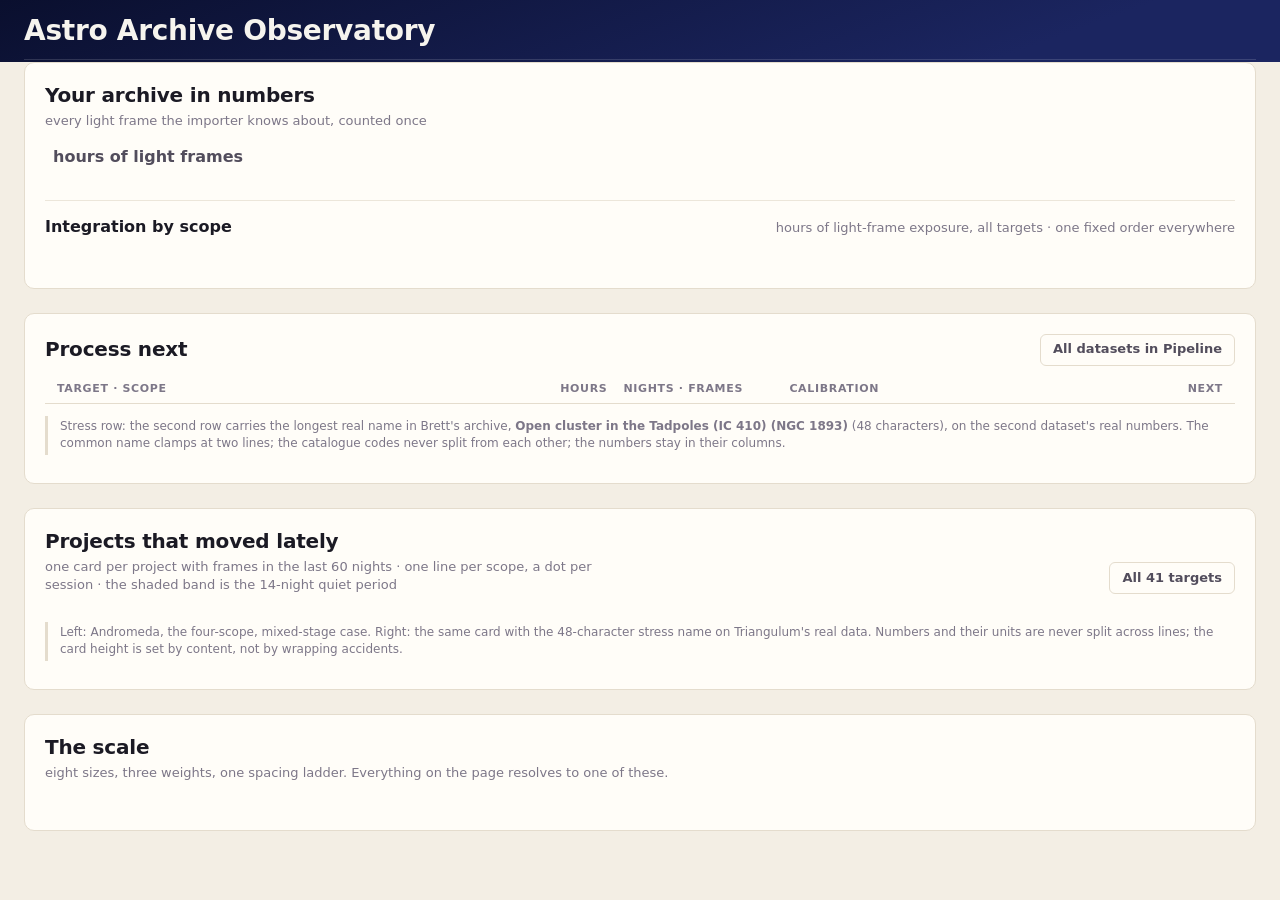
<file: docs/ux-observatory-16oct/R/type/demo-type.html>
<!DOCTYPE html>
<html lang="en">
<head>
<meta charset="utf-8">
<meta name="viewport" content="width=device-width, initial-scale=1">
<title>Observatory type demo</title>
<style>
/* ===== tokens (same as tokens-type.css, inlined: the page is one offline file) ===== */
:root{
  --sans:system-ui,-apple-system,"Segoe UI",Roboto,"Helvetica Neue",Arial,sans-serif;
  --mono:ui-monospace,Menlo,Consolas,monospace;
  --fs-xs:11px;--fs-sm:12px;--fs-md:13px;--fs-base:14px;--fs-lg:16px;--fs-xl:20px;--fs-2xl:28px;--fs-hero:48px;
  --lh-display:1.1;--lh-heading:1.25;--lh-body:1.4;--lh-small:1.45;
  --fw-regular:400;--fw-semi:600;--fw-bold:700;
  --s1:4px;--s2:8px;--s3:12px;--s4:16px;--s5:24px;--s6:32px;--s7:48px;
  --card-pad:16px;--item-pad:12px;--section-gap:24px;--item-gap:8px;
  --container:1280px;--container-wide:1440px;--gutter:24px;--measure:72ch;
  --r-sm:6px;--r-md:10px;--r-pill:999px;--accent-bar:4px;--ctl-sm:24px;--ctl-md:32px;--dot:10px;

  /* surface + ink (light; C's warm paper) */
  --page:#f3eee4;--card:#fffdf8;--card2:#f8f4ec;--line:#e4dccd;--grid:#ece6da;--empty:#e6e0d4;
  --ink:#1b1a24;--ink2:#524d5c;--ink3:#7d7788;--wash:rgba(27,26,36,.05);
  --warn-bg:#fff3e0;--warn-ink:#9a4a12;--ok:#1d8a5a;
  --sky1:#0a0f2e;--sky2:#1b2560;--sky-ink:#f6f4ee;--sky-ink2:#c3c8e6;--sky-line:rgba(255,255,255,.14);
  --st-cap:#1793b3;--st-ready:#d6346f;--st-prog:#e07f12;--st-done:#2a9d5c;--st-sample:#7d7788;
}
@media (min-width:1200px){:root{--card-pad:20px}}
@media (max-width:700px){:root{--gutter:16px;--fs-hero:40px;--fs-2xl:24px;--fs-xl:18px}}

*{box-sizing:border-box;margin:0;padding:0}
body{background:var(--page);color:var(--ink);font:var(--fw-regular) var(--fs-base)/var(--lh-body) var(--sans);-webkit-font-smoothing:antialiased}
.wrap{max-width:var(--container);margin:0 auto;padding:0 var(--gutter)}
button{font:inherit;color:inherit;background:none;border:0;cursor:pointer}
svg{display:block}
b{font-weight:var(--fw-bold)}
.nowrap{white-space:nowrap}
.num{font-variant-numeric:tabular-nums;text-align:right;white-space:nowrap}
.unit{font-weight:var(--fw-regular);color:var(--ink2)}
.clamp2{display:-webkit-box;-webkit-line-clamp:2;-webkit-box-orient:vertical;overflow:hidden}
.prose{max-width:var(--measure)}
.eyebrow,.colhead{font:var(--fw-semi) var(--fs-xs)/1.2 var(--sans);letter-spacing:.06em;text-transform:uppercase;color:var(--ink3)}
.mono{font-family:var(--mono);font-size:var(--fs-xs)}
h1{font:var(--fw-bold) var(--fs-2xl)/var(--lh-display) var(--sans);letter-spacing:-.01em}
h2{font:var(--fw-bold) var(--fs-xl)/var(--lh-heading) var(--sans);letter-spacing:-.01em}
h3{font:var(--fw-semi) var(--fs-lg)/var(--lh-heading) var(--sans)}
.sub{font-size:var(--fs-md);line-height:var(--lh-body);color:var(--ink3)}
.meta{font-size:var(--fs-sm);line-height:var(--lh-small);color:var(--ink2)}
.meta b{color:var(--ink);font-weight:var(--fw-semi)}

/* ===== header: eyebrow, title, one freshness line, tabs. Nothing else. ===== */
header.sky{background:linear-gradient(160deg,var(--sky1),var(--sky2) 80%);color:var(--sky-ink);position:relative;overflow:hidden}
header.sky .stars{position:absolute;inset:0;pointer-events:none}
header.sky .wrap{position:relative;padding-top:var(--s4)}
.mast{display:flex;justify-content:space-between;align-items:flex-end;gap:var(--s5);flex-wrap:wrap}
.mast .eyebrow{color:var(--sky-ink2);font-family:var(--mono);letter-spacing:.1em}
.fresh{font-size:var(--fs-md);color:var(--sky-ink2);display:flex;gap:var(--s3);align-items:center;flex-wrap:wrap;padding-bottom:2px}
.fresh b{color:var(--sky-ink);font-weight:var(--fw-semi)}
.fresh .okp{display:inline-flex;align-items:center;gap:6px;color:#8fe6bf}
.fresh .okp svg{width:14px;height:14px}
nav.tabs{display:flex;gap:2px;margin-top:var(--s3);border-top:1px solid var(--sky-line);padding-top:2px}
nav.tabs button{height:40px;padding:0 var(--s3);font-size:var(--fs-base);font-weight:var(--fw-regular);color:var(--sky-ink2);border-bottom:2px solid transparent;white-space:nowrap;display:inline-flex;align-items:center;gap:6px}
nav.tabs button[aria-selected="true"]{color:var(--sky-ink);font-weight:var(--fw-semi);border-bottom-color:#ffd166}
nav.tabs .cnt{display:inline-flex;align-items:center;justify-content:center;min-width:18px;height:18px;padding:0 5px;border-radius:var(--r-pill);background:#ffd166;color:#3a2600;font-size:var(--fs-xs);font-weight:var(--fw-bold);font-variant-numeric:tabular-nums}

/* ===== page ===== */
main{padding:var(--section-gap) 0 var(--s7)}
.card{background:var(--card);border:1px solid var(--line);border-radius:var(--r-md);padding:var(--card-pad)}
.card + .card{margin-top:var(--section-gap)}
.sechead{display:flex;justify-content:space-between;align-items:flex-end;gap:var(--s4);margin-bottom:var(--s4)}
.sechead .sub{margin-top:var(--s1)}
.link{height:var(--ctl-md);display:inline-flex;align-items:center;padding:0 var(--s3);border:1px solid var(--line);border-radius:var(--r-sm);font-size:var(--fs-md);font-weight:var(--fw-semi);color:var(--ink2);background:var(--card);white-space:nowrap}
.demo-note{font-size:var(--fs-sm);color:var(--ink3);border-left:3px solid var(--line);padding:2px var(--s3);margin:var(--s3) 0 var(--s2);line-height:var(--lh-small)}

/* totals */
.hero-row{display:grid;grid-template-columns:minmax(300px,1fr) minmax(0,2fr);gap:var(--s5);align-items:start}
.hero{display:flex;flex-wrap:wrap;align-items:baseline;gap:0 var(--s2)}
.hero-n{font:var(--fw-bold) var(--fs-hero)/1 var(--sans);letter-spacing:-.02em;font-variant-numeric:proportional-nums}
.hero-u{font-size:var(--fs-lg);color:var(--ink2);font-weight:var(--fw-semi)}
.hero-sub{flex-basis:100%;margin-top:var(--s2);max-width:46ch}
.tiles{display:grid;grid-template-columns:repeat(5,minmax(0,1fr));gap:var(--s2)}
.tile{border:1px solid var(--line);border-radius:var(--r-sm);padding:var(--s3);background:var(--card)}
.tile .v{font:var(--fw-bold) var(--fs-xl)/var(--lh-heading) var(--sans);font-variant-numeric:proportional-nums;letter-spacing:-.01em}
.tile .l{font-size:var(--fs-md);color:var(--ink);margin-top:1px}
.tile .s{font-size:var(--fs-sm);line-height:var(--lh-small);color:var(--ink3);margin-top:2px;min-height:calc(2 * 1.45em)}
.share{margin-top:var(--s5);padding-top:var(--s4);border-top:1px solid var(--grid)}
.share .head{display:flex;justify-content:space-between;align-items:baseline;gap:var(--s3);margin-bottom:var(--s2)}
.sharebar{display:flex;gap:2px;height:14px;border-radius:4px;overflow:hidden}
.sharebar i{display:block;height:100%}
.sharekey{display:grid;grid-template-columns:repeat(6,minmax(0,1fr));gap:var(--s2) var(--s3);margin-top:var(--s2)}
.sharekey .k{display:grid;grid-template-columns:var(--dot) 1fr;gap:var(--s2);align-items:start;font-size:var(--fs-md);line-height:var(--lh-body)}
.sharekey .k .dot{margin-top:5px}
.sharekey .k .nm{font-weight:var(--fw-semi);white-space:nowrap}
.sharekey .k .v{font-variant-numeric:tabular-nums;color:var(--ink2);font-size:var(--fs-sm);white-space:nowrap}
.sharekey .k .v b{color:var(--ink)}

/* dots, chips, badges: two sizes only */
.dot{display:inline-block;width:var(--dot);height:var(--dot);border-radius:50%;flex:none}
.chip{height:var(--ctl-sm);padding:0 10px;font:var(--fw-semi) var(--fs-sm)/1 var(--sans);border-radius:var(--r-pill);display:inline-flex;align-items:center;gap:6px;color:#fff;white-space:nowrap}
.chip svg{width:13px;height:13px}
.chip.cap{background:var(--st-cap)}.chip.ready{background:var(--st-ready)}.chip.prog{background:var(--st-prog)}.chip.done{background:var(--st-done)}.chip.sample{background:var(--st-sample)}
.btn{height:var(--ctl-md);padding:0 var(--s3);font:var(--fw-semi) var(--fs-md)/1 var(--sans);border-radius:var(--r-sm);display:inline-flex;align-items:center;gap:6px;white-space:nowrap}
.btn.ready{background:var(--st-ready);color:#fff}
.btn svg{width:13px;height:13px}

/* queue row: one grid, numbers in their own right-aligned columns */
.qhead,.qrow{display:grid;grid-template-columns:minmax(0,1.5fr) 88px 150px minmax(0,1fr) 120px;gap:0 var(--s4);align-items:center}
.qhead{padding:0 var(--item-pad) var(--s2);border-bottom:1px solid var(--line);margin-bottom:var(--item-gap)}
.qrow{padding:var(--item-pad);padding-left:calc(var(--item-pad) + var(--accent-bar));border:1px solid var(--line);border-radius:var(--r-md);background:var(--card2);box-shadow:inset var(--accent-bar) 0 0 0 var(--sc)}
.qrow + .qrow{margin-top:var(--item-gap)}
.qrow .name{font-weight:var(--fw-semi);line-height:var(--lh-body)}
.qrow .name .codes{font-weight:var(--fw-regular);color:var(--ink3);white-space:nowrap}
.qrow .scope{display:flex;align-items:center;gap:6px;margin-top:2px}
.qrow .hrs{font-size:var(--fs-lg);font-weight:var(--fw-bold);line-height:var(--lh-heading)}
.qrow .hrs .unit{font-size:var(--fs-md)}
.qrow .hrs.unk{font-size:var(--fs-md);font-weight:var(--fw-semi);color:var(--warn-ink)}
.qrow .cal{display:flex;gap:6px;align-items:flex-start;font-size:var(--fs-md);line-height:var(--lh-body)}
.qrow .cal svg{width:14px;height:14px;flex:none;margin-top:3px}
.qrow .cal.warn{color:var(--warn-ink)}
.qrow .cal .s{display:block;font-size:var(--fs-sm);color:var(--ink3);font-weight:var(--fw-regular)}
.qrow .act{justify-self:end}

/* project card */
.pgrid{display:grid;grid-template-columns:repeat(auto-fill,minmax(min(360px,100%),1fr));gap:var(--s3)}
.proj{border:1px solid var(--line);border-radius:var(--r-md);padding:var(--item-pad) var(--s4);background:var(--card2)}
.proj .head{display:grid;grid-template-columns:56px minmax(0,1fr);gap:var(--s3);align-items:start}
.proj .name{font:var(--fw-bold) var(--fs-lg)/var(--lh-heading) var(--sans)}
.proj .name .codes{font-weight:var(--fw-regular);color:var(--ink3);font-size:var(--fs-md);white-space:nowrap}
.proj .ty{font-size:var(--fs-sm);color:var(--ink3);margin-top:2px}
.proj .stat{margin-top:var(--s1)}
.proj .stat b{font-size:var(--fs-base)}
.proj .tl{margin-top:var(--s3)}
.proj .mix{display:flex;gap:6px;flex-wrap:wrap;align-items:center;margin-top:var(--s3)}
.proj .mix .meta{margin-left:2px}
.proj .flag{display:flex;gap:6px;align-items:flex-start;font-size:var(--fs-sm);line-height:var(--lh-small);color:var(--warn-ink);margin-top:var(--s2)}
.proj .flag svg{width:14px;height:14px;flex:none;margin-top:2px}
.ringwrap{position:relative;width:56px;height:56px}
.ringwrap .c{position:absolute;inset:0;display:flex;flex-direction:column;align-items:center;justify-content:center;line-height:1}
.ringwrap .c b{font-size:var(--fs-base);font-weight:var(--fw-bold);font-variant-numeric:tabular-nums;letter-spacing:-.01em}
.ringwrap .c small{font-size:var(--fs-xs);color:var(--ink3);margin-top:2px}
.tl svg{width:100%;height:auto}
.tl text{font-family:var(--sans);font-size:11px;fill:var(--ink3)}
.tl .lane-lbl{font-size:11px;font-weight:600;fill:var(--ink)}

/* specimen */
.spec{display:grid;grid-template-columns:140px 1fr;gap:var(--s2) var(--s4);align-items:baseline}
.spec .k{font-family:var(--mono);font-size:var(--fs-xs);color:var(--ink3)}
.spacing{display:flex;gap:var(--s3);align-items:flex-end;margin-top:var(--s3)}
.spacing i{display:block;background:var(--st-cap);opacity:.5;width:28px}
.spacing span{font-size:var(--fs-xs);color:var(--ink3);text-align:center;display:block}
footer{padding:var(--s4) 0 var(--s6);font-size:var(--fs-sm);color:var(--ink3);line-height:var(--lh-small)}
footer .mono{font-size:var(--fs-xs)}
@media (max-width:900px){
  .hero-row{grid-template-columns:1fr}.tiles{grid-template-columns:repeat(3,1fr)}.sharekey{grid-template-columns:repeat(3,1fr)}
  .qhead{display:none}.qrow{grid-template-columns:1fr 1fr;gap:var(--s2) var(--s3)}.qrow .name{grid-column:1/-1}.qrow .act{grid-column:1/-1;justify-self:start}
}
</style>
</head>
<body>
<svg width="0" height="0" style="position:absolute" aria-hidden="true"><defs id="defs"></defs></svg>
<header class="sky">
  <svg class="stars" id="stars" aria-hidden="true"></svg>
  <div class="wrap">
    <div class="mast">
      <div><div class="eyebrow" id="eyebrow"></div><h1>Astro Archive Observatory</h1></div>
      <div class="fresh" id="fresh"></div>
    </div>
    <nav class="tabs" id="tabs" role="tablist"></nav>
  </div>
</header>
<main class="wrap">
  <section class="card" id="totals">
    <div class="sechead"><div><h2>Your archive in numbers</h2><div class="sub">every light frame the importer knows about, counted once</div></div></div>
    <div class="hero-row">
      <div class="hero"><span class="hero-n" id="heroN"></span><span class="hero-u">hours of light frames</span><div class="hero-sub sub" id="heroSub"></div></div>
      <div class="tiles" id="tiles"></div>
    </div>
    <div class="share">
      <div class="head"><h3>Integration by scope</h3><span class="sub">hours of light-frame exposure, all targets · one fixed order everywhere</span></div>
      <div class="sharebar" id="sharebar"></div>
      <div class="sharekey" id="sharekey"></div>
    </div>
  </section>

  <section class="card" id="queue">
    <div class="sechead"><div><h2>Process next</h2><div class="sub" id="qsub"></div></div><button class="link">All datasets in Pipeline</button></div>
    <div class="qhead"><div class="colhead">Target · scope</div><div class="colhead num">Hours</div><div class="colhead">Nights · frames</div><div class="colhead">Calibration</div><div class="colhead" style="text-align:right">Next</div></div>
    <div id="qrows"></div>
    <div class="demo-note">Stress row: the second row carries the longest real name in Brett's archive, <b>Open cluster in the Tadpoles (IC 410) (NGC 1893)</b> (48 characters), on the second dataset's real numbers. The common name clamps at two lines; the catalogue codes never split from each other; the numbers stay in their columns.</div>
  </section>

  <section class="card" id="projects">
    <div class="sechead"><div><h2>Projects that moved lately</h2><div class="sub prose">one card per project with frames in the last 60 nights · one line per scope, a dot per session · the shaded band is the 14-night quiet period</div></div><button class="link">All 41 targets</button></div>
    <div class="pgrid" id="pgrid"></div>
    <div class="demo-note">Left: Andromeda, the four-scope, mixed-stage case. Right: the same card with the 48-character stress name on Triangulum's real data. Numbers and their units are never split across lines; the card height is set by content, not by wrapping accidents.</div>
  </section>

  <section class="card" id="specimen">
    <div class="sechead"><div><h2>The scale</h2><div class="sub">eight sizes, three weights, one spacing ladder. Everything on the page resolves to one of these.</div></div></div>
    <div class="spec" id="spec"></div>
    <div class="spacing" id="spacing"></div>
  </section>
</main>
<footer class="wrap"><span class="mono" id="foot"></span></footer>
<script>
const D = __DATASET__;
/* ---------- helpers ---------- */
const SC=(D.scopes||[]).map(s=>({...s,short:String(s.camera).replace(/^(Seestar|Askar)\s+/,"")}));
const BY=Object.fromEntries(SC.map(s=>[s.camera,s]));
const col=c=>(BY[c]&&BY[c].colour)||"#8a8a8a", short=c=>(BY[c]&&BY[c].short)||c, sid=c=>((BY[c]&&BY[c].id)||c).replace(/[^a-z0-9]/gi,"");
const scopeOrder=ps=>ps.slice().sort((a,b)=>SC.findIndex(s=>s.camera===a.camera)-SC.findIndex(s=>s.camera===b.camera));
const ASOF=new Date(D.asOfNight+"T00:00:00Z"), DAY=864e5, d2=s=>new Date(s+"T00:00:00Z");
const MON=["Jan","Feb","Mar","Apr","May","Jun","Jul","Aug","Sep","Oct","Nov","Dec"];
const fmtD=s=>{if(!s)return"—";const d=d2(s);return d.getUTCDate()+" "+MON[d.getUTCMonth()]+" "+d.getUTCFullYear();};
const fmtDS=s=>{const d=d2(s);return d.getUTCDate()+" "+MON[d.getUTCMonth()];};
const ago=s=>Math.round((ASOF-d2(s))/DAY);
const fmtI=n=>Number(n||0).toLocaleString("en-GB");
const fmtH=h=>(Math.round(h*10)/10).toLocaleString("en-GB",{minimumFractionDigits:1,maximumFractionDigits:1});
const nts=n=>n+" night"+(n===1?"":"s");
const el=(t,c,txt)=>{const e=document.createElement(t);if(c)e.className=c;if(txt!=null)e.textContent=txt;return e;};
const svgEl=(t,a)=>{const e=document.createElementNS("http://www.w3.org/2000/svg",t);for(const k in(a||{}))e.setAttribute(k,a[k]);return e;};
const unknownHours=p=>(!p.hours||p.hours===0)&&p.lights>0;
const QUIET=D.quietPeriodDays||14, MAXSES=Math.max(1,...D.sessions.map(s=>s.hours||0));
const SAMPLE_H=1.5, isSample=p=>!unknownHours(p)&&p.hours<SAMPLE_H&&p.status!=="capturing"&&p.status!=="done";
const ST={capturing:{word:"Still capturing",cls:"cap",icon:"cap"},ready_to_process:{word:"To process",cls:"ready",icon:"play"},in_progress:{word:"In progress",cls:"prog",icon:"half"},done:{word:"Done",cls:"done",icon:"check"},sample:{word:"Sample",cls:"sample",icon:"sample"}};
const stKey=p=>isSample(p)?"sample":p.status;
/* a name is a common name plus catalogue codes: "Open cluster in the Tadpoles (IC 410) (NGC 1893)" */
function splitName(n){const i=n.indexOf(" (");if(i<0)return{common:n,codes:""};const codes=[...n.slice(i).matchAll(/\(([^)]*)\)/g)].map(m=>m[1]).join(" · ");return{common:n.slice(0,i),codes};}
function nameEl(n,cls){const {common,codes}=splitName(n);const d=el("div",cls+" clamp2");d.title=n;d.append(document.createTextNode(common));if(codes){d.append(document.createTextNode(" "));d.append(el("span","codes","("+codes.replace(/ · /g,", ")+")"));}return d;}
for(const s of SC){const p=svgEl("pattern",{id:"hatch-"+sid(s.camera),patternUnits:"userSpaceOnUse",width:6,height:6,patternTransform:"rotate(45)"});p.append(svgEl("rect",{width:6,height:6,fill:s.colour,opacity:.2}));p.append(svgEl("line",{x1:0,y1:0,x2:0,y2:6,stroke:s.colour,"stroke-width":2.2}));document.getElementById("defs").append(p);}
const hatch=c=>"url(#hatch-"+sid(c)+")";
function glyph(kind){const s=svgEl("svg",{viewBox:"0 0 16 16","aria-hidden":"true"});
  if(kind==="cap"){s.append(svgEl("circle",{cx:8,cy:8,r:5.6,fill:"none",stroke:"currentColor","stroke-width":1.8}));s.append(svgEl("circle",{cx:8,cy:8,r:2.4,fill:"currentColor"}));}
  else if(kind==="play"){s.append(svgEl("path",{d:"M5 3.6v8.8L12.2 8z",fill:"currentColor"}));}
  else if(kind==="half"){s.append(svgEl("circle",{cx:8,cy:8,r:5.6,fill:"none",stroke:"currentColor","stroke-width":1.8}));s.append(svgEl("path",{d:"M8 2.4a5.6 5.6 0 0 0 0 11.2z",fill:"currentColor"}));}
  else if(kind==="check"){s.append(svgEl("path",{d:"M3.5 8.4l3 3 6-6.6",fill:"none",stroke:"currentColor","stroke-width":2.2,"stroke-linecap":"round","stroke-linejoin":"round"}));}
  else if(kind==="sample"){s.append(svgEl("circle",{cx:8,cy:8,r:5.6,fill:"none",stroke:"currentColor","stroke-width":1.6,"stroke-dasharray":"2.4 2"}));s.append(svgEl("circle",{cx:8,cy:8,r:1.8,fill:"currentColor"}));}
  else if(kind==="warn"){s.append(svgEl("path",{d:"M8 1.8L15 14H1z",fill:"none",stroke:"currentColor","stroke-width":1.6,"stroke-linejoin":"round"}));s.append(svgEl("path",{d:"M8 6v3.6M8 11.6v.4",stroke:"currentColor","stroke-width":1.8,"stroke-linecap":"round"}));}
  return s;}
const dot=c=>{const d=el("i","dot");d.style.background=col(c);return d;};
const chip=k=>{const b=el("span","chip "+ST[k].cls);b.append(glyph(ST[k].icon),document.createTextNode(ST[k].word));return b;};

/* ---------- stars ---------- */
(function(){const s=document.getElementById("stars");s.setAttribute("viewBox","0 0 1440 200");s.setAttribute("preserveAspectRatio","xMidYMid slice");let z=7;const r=()=>{z=(z*16807)%2147483647;return z/2147483647;};for(let i=0;i<120;i++){const q=r();s.append(svgEl("circle",{cx:r()*1440,cy:r()*200,r:q<.85?0.8:q<.97?1.3:2,fill:"#fff",opacity:(0.2+r()*0.6).toFixed(2)}));}})();

/* ---------- header ---------- */
document.getElementById("eyebrow").textContent=D.machine||"";
(function(){const f=document.getElementById("fresh");const snap=(D.sourceNote||"").match(/ledger snapshot of ([^)]*)\)/);
  const t=el("span");t.innerHTML="Built <b>"+D.generatedAt+"</b> from both computers' records"+(snap?" · the Mac's is from "+snap[1]:"");f.append(t);
  const ok=el("span","okp");ok.append(glyph("check"),document.createTextNode("nothing known waiting on a camera"));f.append(ok);})();
(function(){const tabs=document.getElementById("tabs");const n=(D.health||[]).filter(h=>h.severity==="warn").length;
  for(const [id,lab] of [["overview","Overview"],["targets","Targets"],["pipeline","Pipeline"],["nights","Nights"],["sky","Sky"],["footprints","Footprints"],["equipment","Equipment"],["health","Data health"]]){const b=el("button",null,lab);b.setAttribute("role","tab");b.setAttribute("aria-selected",id==="overview");if(id==="health"&&n){b.append(el("span","cnt",n));}tabs.append(b);}})();

/* ---------- totals ---------- */
const T=D.totals;
document.getElementById("heroN").textContent=fmtH(T.hours);
(function(){const first=SC.reduce((a,s)=>a&&a<s.first?a:s.first,null),last=SC.reduce((a,s)=>a&&a>s.last?a:s.last,null);document.getElementById("heroSub").innerHTML="light-frame exposure added up across every target and scope, <span class=nowrap>"+fmtD(first)+"</span> to <span class=nowrap>"+fmtD(last)+"</span>";})();
(function(){const nds=D.targets.reduce((a,t)=>a+t.programmes.length,0),mos=D.targets.filter(t=>t.mosaic).length;
  const tiles=[[fmtI(T.lights),"light frames",(T.bytes/1e9).toFixed(0)+" GB on the archive"],[T.targets,"targets",mos+" shot as mosaics"],[nds,"datasets","one target on one scope"],[T.nights,"nights out",fmtI(T.sessions)+" sessions"],[SC.length,"scopes","cameras in the ledgers"]];
  const g=document.getElementById("tiles");for(const [v,l,s] of tiles){const t=el("div","tile");t.append(el("div","v",String(v)),el("div","l",l),el("div","s",s));g.append(t);}})();
(function(){const sb=document.getElementById("sharebar"),sk=document.getElementById("sharekey");const tot=SC.reduce((a,s)=>a+s.hours,0);
  for(const s of SC){const i=el("i");i.style.width=Math.max(0.5,s.hours/tot*100)+"%";i.style.background=s.colour;i.title=s.camera+" · "+fmtH(s.hours)+" h";sb.append(i);
    const k=el("div","k");k.append(dot(s.camera));const t=el("div");t.append(el("div","nm",s.camera));const v=el("div","v");v.innerHTML="<b>"+fmtH(s.hours)+"<span class=unit> h</span></b> · "+Math.round(s.hours/tot*100)+"% · "+nts(s.nights);t.append(v);k.append(t);sk.append(k);}})();

/* ---------- queue rows ---------- */
(function(){const all=[];for(const t of D.targets)for(const p of t.programmes)all.push({t,p});
  const ready=all.filter(x=>x.p.status==="ready_to_process"&&!isSample(x.p)).sort((a,b)=>b.p.hours-a.p.hours);
  document.getElementById("qsub").textContent=ready.length+" datasets have had no new frames for "+QUIET+" nights and nothing started · biggest first";
  const box=document.getElementById("qrows");
  function row(x,nameOverride){const {t,p}=x;const r=el("div","qrow");r.style.setProperty("--sc",col(p.camera));
    const nm=el("div");nm.append(nameEl(nameOverride||t.name,"name"));const sc=el("div","scope meta");sc.append(dot(p.camera));const s=el("span");s.innerHTML="<b>"+short(p.camera)+"</b> · quiet for "+nts(ago(p.lastNight));sc.append(s);nm.append(sc);r.append(nm);
    const h=el("div","num");if(unknownHours(p)){h.append(el("div","hrs unk","unknown"));}else{const b=el("div","hrs");b.innerHTML=fmtH(p.hours)+"<span class=unit> h</span>";h.append(b);}r.append(h);
    const nf=el("div","meta");nf.innerHTML="<span class=nowrap>"+nts(p.nights)+"</span> <span class=nowrap>· "+fmtI(p.lights)+" frames</span>";r.append(nf);
    const c=p.calibration||{};const cal=el("div","cal");if(c.applies===false){cal.innerHTML="<span>Not needed<span class=s>Seestar handles its own</span></span>";}
    else if(!c.missing||!c.missing.length){cal.style.color="var(--ok)";cal.append(glyph("check"));cal.innerHTML+="<span>Complete<span class=s>darks and flats linked</span></span>";}
    else{cal.classList.add("warn");cal.append(glyph("warn"));cal.innerHTML+="<span>Missing "+c.missing.join(" and ")+"<span class=s>none linked to these lights</span></span>";}
    r.append(cal);
    const a=el("button","btn ready act");a.append(glyph("play"),document.createTextNode("Process it"));r.append(a);return r;}
  box.append(row(ready[0]));
  if(ready[1])box.append(row(ready[1],"Open cluster in the Tadpoles (IC 410) (NGC 1893)"));
})();

/* ---------- ring + timeline ---------- */
function ring(progs,size){const R=size/2,w=8,r=R-w/2;const wrap=el("div","ringwrap");const s=svgEl("svg",{viewBox:"0 0 "+size+" "+size,width:size,height:size,role:"img"});
  const known=progs.filter(p=>!unknownHours(p)),unk=progs.filter(unknownHours);const total=known.reduce((a,p)=>a+p.hours,0);const circ=2*Math.PI*r;const gapU=progs.length>1?(2/circ)*100:0;let start=0;
  const parts=total>0?known.map(p=>({p,share:p.hours/total*(unk.length?0.85:1)})):[];if(unk.length)parts.push(...unk.map(p=>({p,share:(total>0?0.15:1)/unk.length,unknown:true})));
  s.append(svgEl("circle",{cx:R,cy:R,r,fill:"none",stroke:"var(--empty)","stroke-width":w}));
  for(const q of parts){const len=Math.max(0,q.share*100-gapU);s.append(svgEl("circle",{cx:R,cy:R,r,fill:"none",stroke:q.unknown?hatch(q.p.camera):col(q.p.camera),"stroke-width":w,pathLength:100,"stroke-dasharray":len+" "+(100-len),"stroke-dashoffset":-start,transform:"rotate(-90 "+R+" "+R+")"}));start+=q.share*100;}
  wrap.append(s);s.setAttribute("aria-label","hours by scope");return wrap;}
function timeline(lanes,N,W){const labW=52,laneH=18,x0=labW+4,x1=W-28,top=14;const H=top+lanes.length*laneH+4;
  const s=svgEl("svg",{viewBox:"0 0 "+W+" "+H,role:"img"});const dayW=(x1-x0)/N,X=i=>x0+i*dayW+dayW/2;const start=new Date(ASOF-(N-1)*DAY);const idx=iso=>Math.round((d2(iso)-start)/DAY);
  const qx=X(N-QUIET)-dayW/2;s.append(svgEl("rect",{x:qx,y:top-2,width:x1-qx+2,height:H-top,fill:"var(--wash)",rx:3}));
  let lastM="";for(let i=0;i<N;i++){const d=new Date(start.getTime()+i*DAY);const ym=d.getUTCFullYear()+"-"+d.getUTCMonth();if(ym===lastM)continue;lastM=ym;if(d.getUTCDate()>7&&i>0)continue;if(i===0&&d.getUTCDate()>12)continue;const every=N>200?3:N>100?2:1;if(d.getUTCMonth()%every!==0&&i>0)continue;const x=X(i)-dayW/2;s.append(svgEl("line",{x1:x,y1:top-2,x2:x,y2:H-2,stroke:"var(--grid)","stroke-width":1}));const t=svgEl("text",{x:x+3,y:9});t.textContent=MON[d.getUTCMonth()]+(d.getUTCMonth()===0?" "+String(d.getUTCFullYear()).slice(2):"");s.append(t);}
  lanes.forEach((ln,li)=>{const cy=top+li*laneH+laneH/2;s.append(svgEl("line",{x1:x0,y1:cy,x2:x1,y2:cy,stroke:"var(--grid)","stroke-width":1}));const t=svgEl("text",{x:labW-2,y:cy+4,"text-anchor":"end",class:"lane-lbl"});t.textContent=ln.label;s.append(t);let earlier=0;
    for(const z of ln.sessions){const i=idx(z.night);if(i<0){earlier++;continue;}const unk=(!z.hours)&&z.frames>0;const r=2.6+(laneH/2-3.2)*Math.sqrt(Math.min(1,(z.hours||0)/MAXSES));s.append(svgEl("circle",{cx:X(i),cy,r:unk?5:r,fill:unk?hatch(z.camera):col(z.camera),stroke:"var(--card2)","stroke-width":1.5}));}
    if(earlier){const t=svgEl("text",{x:x0+4,y:cy+3.5});t.textContent="‹"+earlier;s.append(t);}
    if(ln.state){const g=svgEl("g",{transform:"translate("+(x1+14)+" "+cy+")"});g.append(svgEl("circle",{r:8,fill:"var(--st-"+ST[ln.state].cls+")"}));const gl=glyph(ST[ln.state].icon);gl.setAttribute("x",-6);gl.setAttribute("y",-6);gl.setAttribute("width",12);gl.setAttribute("height",12);gl.style.color="#fff";g.append(gl);s.append(g);}
  });return s;}
function projCard(t,nameOverride){const c=el("article","proj");const progs=scopeOrder(t.programmes);const head=el("div","head");head.append(ring(progs,56));const txt=el("div");
  txt.append(nameEl(nameOverride||t.name,"name"));const parts=[];if(t.type)parts.push(t.type);if(t.constellation)parts.push("in "+t.constellation);if(t.mosaic)parts.push("mosaic");txt.append(el("div","ty",parts.length?parts.join(" · "):"type not recorded"));
  const st=el("div","stat meta");const unkAll=progs.every(unknownHours);st.innerHTML=(unkAll?"<b class=nowrap>hours unknown</b>":"<b class=nowrap>"+fmtH(t.hours)+" h</b>")+" <span class=nowrap>· "+fmtI(t.lights)+" frames</span> <span class=nowrap>· "+nts(t.nights)+"</span> <span class=nowrap>· last "+fmtDS(t.lastNight)+"</span>";txt.append(st);head.append(txt);c.append(head);
  const N=Math.min(365,Math.max(90,ago(t.firstNight)+8));const lanes=progs.map(p=>({label:short(p.camera),sessions:D.sessions.filter(z=>z.target===t.name&&z.camera===p.camera),state:stKey(p)}));
  const tl=el("div","tl");tl.append(timeline(lanes,N,340));c.append(tl);
  const mix=el("div","mix");const cnt={};for(const p of progs)cnt[stKey(p)]=(cnt[stKey(p)]||0)+1;for(const [k,v] of Object.entries(cnt)){const b=chip(k);if(v>1)b.append(document.createTextNode(" ×"+v));mix.append(b);}if(progs.length>1)mix.append(el("span","meta",progs.length+" scopes, "+(Object.keys(cnt).length>1?"mixed stages":"same stage")));c.append(mix);
  if(progs.some(p=>/other Askar/i.test(p.evidence||""))){const f=el("div","flag");f.append(glyph("warn"),el("span",null,"One master sits in the shared Askar folder: it may belong to the other Askar. Check before you count it."));c.append(f);}
  return c;}
(function(){const g=document.getElementById("pgrid");const andro=D.targets.find(t=>/^Andromeda/.test(t.name))||D.targets[0];g.append(projCard(andro));const tri=D.targets.find(t=>/^Triangulum/.test(t.name))||D.targets[1];g.append(projCard(tri,"Open cluster in the Tadpoles (IC 410) (NGC 1893)"));})();

/* ---------- specimen ---------- */
(function(){const sp=document.getElementById("spec");const rows=[["--fs-hero 48 / 700","hero-n","292.8"],["--fs-2xl 28 / 700","h1","Astro Archive Observatory"],["--fs-xl 20 / 700","h2","Process next"],["--fs-lg 16 / 700","name","Andromeda Galaxy"],["--fs-base 14 / 600","b","Squid Nebula · item title"],["--fs-base 14 / 400","","body copy: no new frames for 14 nights and nothing started"],["--fs-md 13 / 400","sub","secondary: hours of light-frame exposure, all targets"],["--fs-sm 12 / 400","meta","meta: 6 nights · 170 frames · quiet for 70 nights"],["--fs-xs 11 / 600 caps","eyebrow","Target · scope"]];
  for(const [k,cls,txt] of rows){sp.append(el("div","k",k));const v=el("div",cls==="hero-n"?"hero-n":cls==="h1"?null:cls,txt);if(cls==="h1"){v.style.font="700 28px/1.1 var(--sans)";}if(cls==="h2"){v.style.font="700 20px/1.25 var(--sans)";}if(cls==="name"){v.style.font="700 16px/1.25 var(--sans)";}sp.append(v);}
  const s=document.getElementById("spacing");for(const [n,px] of [["s1",4],["s2",8],["s3",12],["s4",16],["s5",24],["s6",32],["s7",48]]){const d=el("div");const i=el("i");i.style.height=px+"px";d.append(i,el("span",null,n+" "+px));s.append(d);}})();
document.getElementById("foot").textContent=D.sourceNote||"";
</script>
</body>
</html>
</file>
